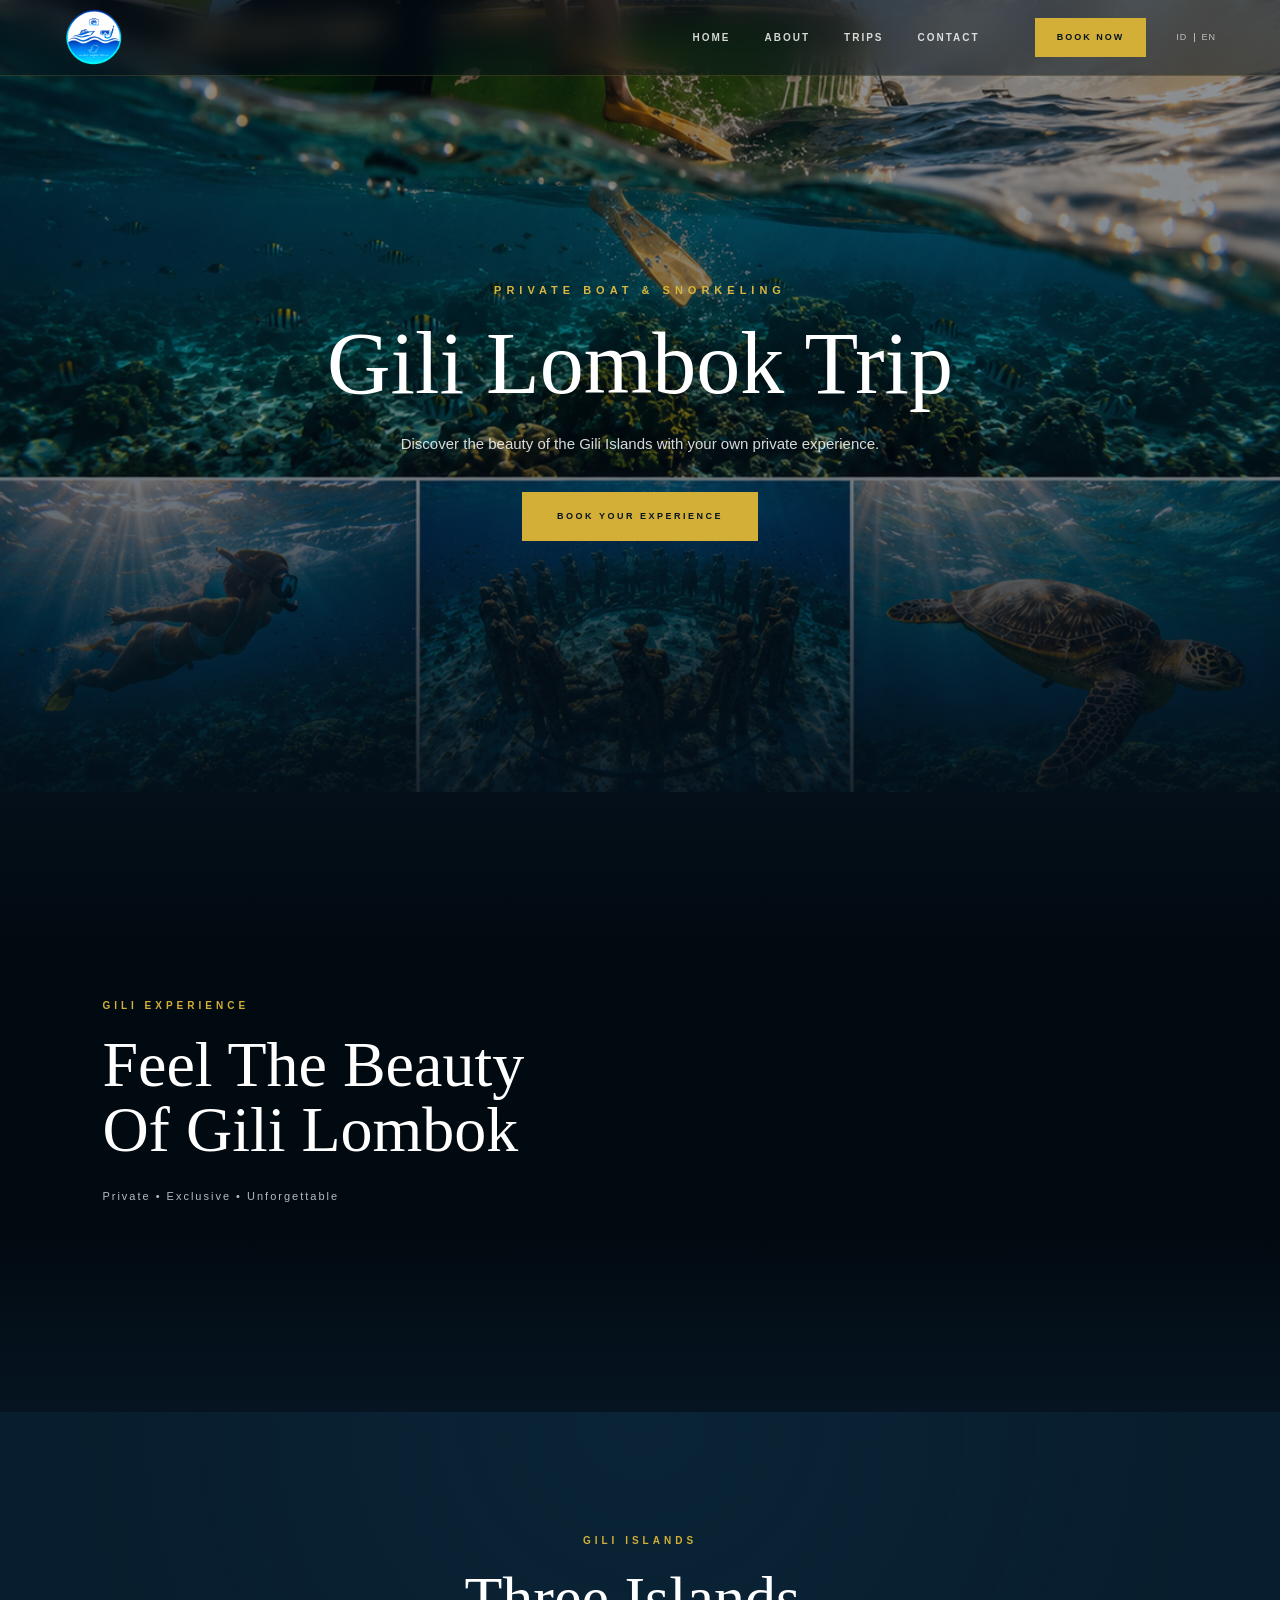
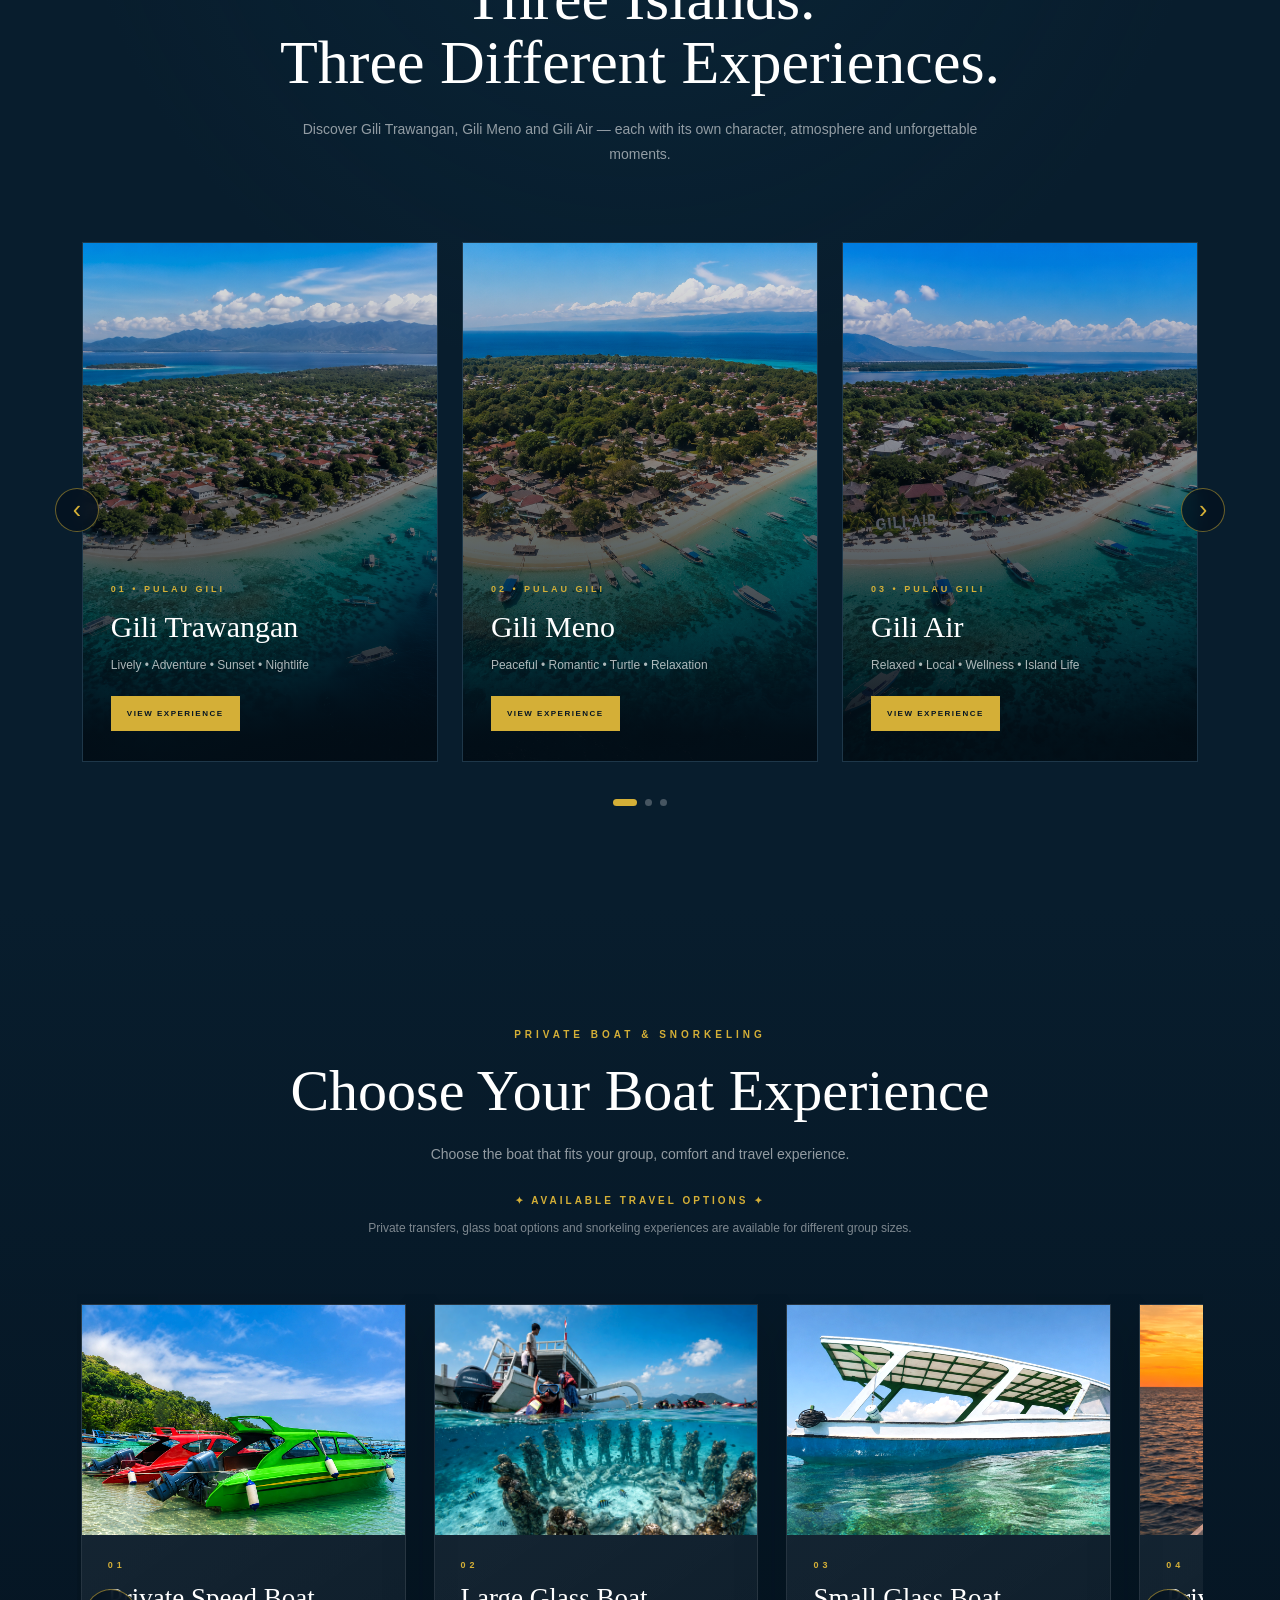
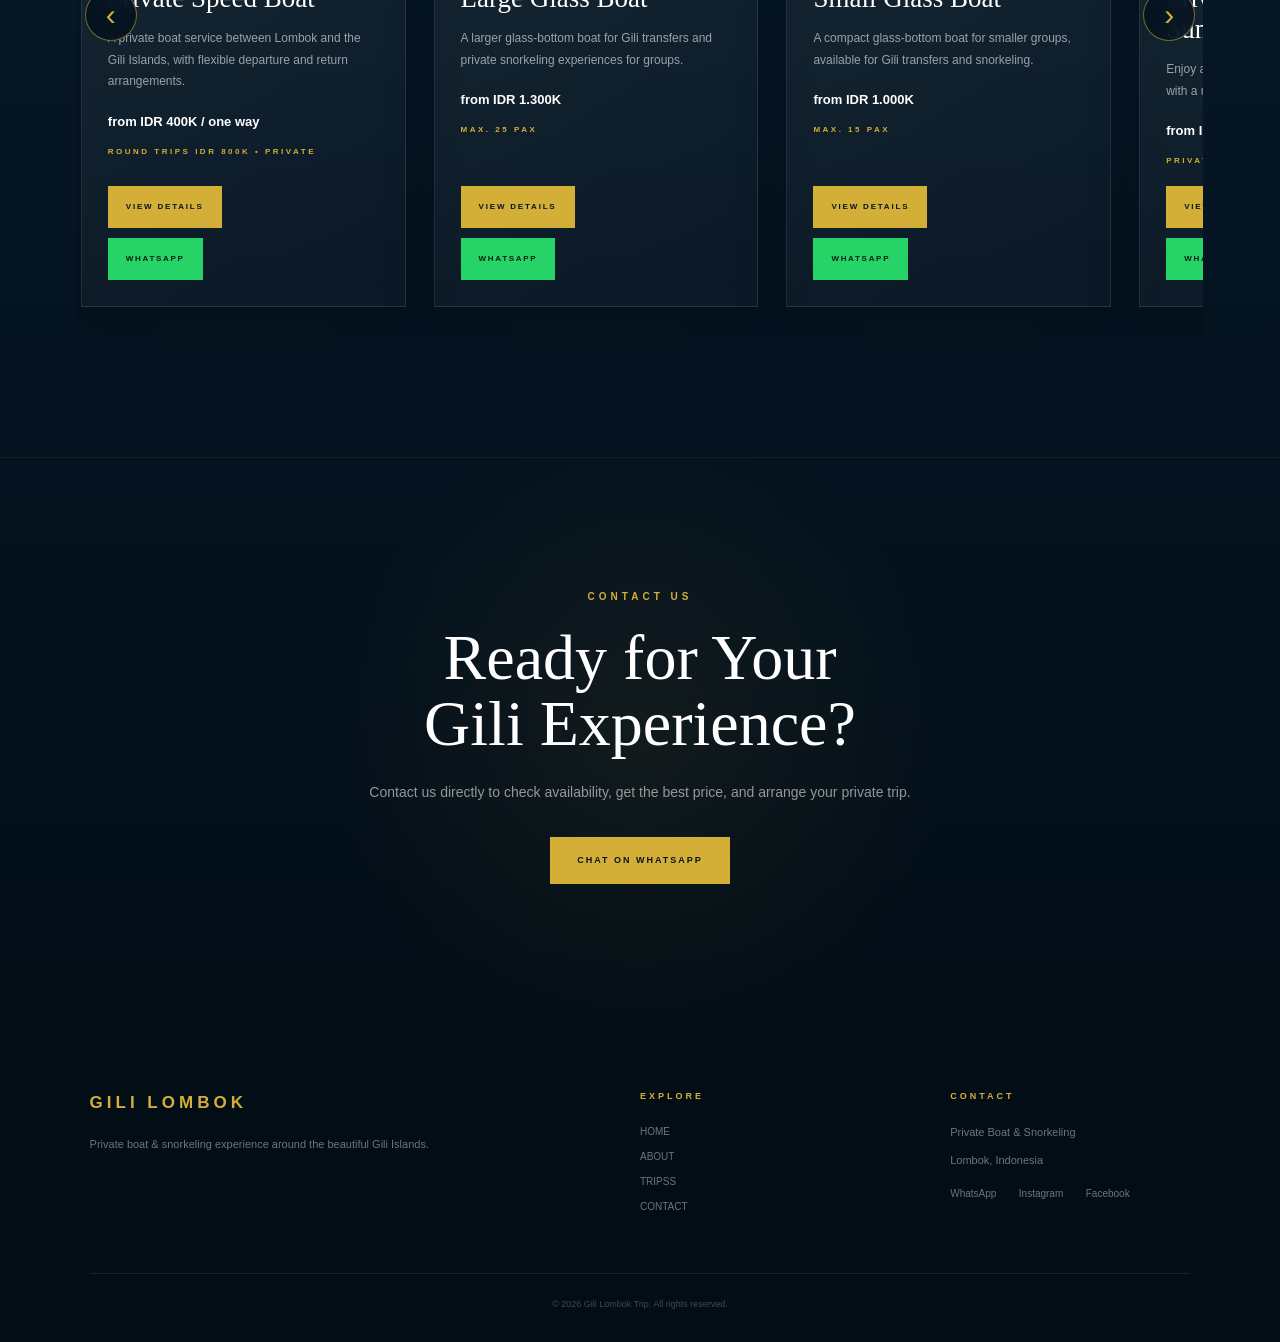
<file: index.html>
<!DOCTYPE html>
<html lang="en">

<head>
    <meta charset="UTF-8">
    <meta name="viewport" content="width=device-width, initial-scale=1.0">

    <meta name="theme-color" content="#071a2b">

    <title>Gili Lombok Trip | Private Boat & Snorkeling</title>
    <!-- SEO -->
<meta name="description" content="Gili Lombok Trip menyediakan private boat, snorkeling, island hopping dan pengalaman eksklusif di Gili Trawangan, Gili Meno dan Gili Air, Lombok.">

<meta name="keywords" content="Gili Lombok Trip, private boat Gili, snorkeling Gili Lombok, private boat Lombok, Gili Trawangan, Gili Meno, Gili Air, island hopping Lombok">

<meta name="author" content="Gili Lombok Trip">

<link rel="canonical" href="https://sugianto17.github.io/gili-lombok-trip/">

<!-- Open Graph / WhatsApp / Facebook -->
<meta property="og:type" content="website">
<meta property="og:title" content="Gili Lombok Trip | Private Boat & Snorkeling">
<meta property="og:description" content="Private boat, snorkeling dan pengalaman eksklusif menjelajahi Gili Trawangan, Gili Meno dan Gili Air.">
<meta property="og:url" content="https://sugianto17.github.io/gili-lombok-trip/">
<meta property="og:site_name" content="Gili Lombok Trip">
<meta property="og:image" content="https://sugianto17.github.io/gili-lombok-trip/gili.jpg">

<!-- Twitter / X -->
<meta name="twitter:card" content="summary_large_image">
<meta name="twitter:title" content="Gili Lombok Trip | Private Boat & Snorkeling">
<meta name="twitter:description" content="Private boat, snorkeling dan pengalaman eksklusif di Kepulauan Gili, Lombok.">
<meta name="twitter:image" content="https://sugianto17.github.io/gili-lombok-trip/gili.jpg">

    <link rel="stylesheet" href="style.css">
  <link rel="icon" type="image/png" href="logo-gili-lombok.png">
  <link rel="apple-touch-icon" href="logo-gili-lombok.png">
</head>


<body>

    <!-- =====================================================
         NAVBAR
         ===================================================== -->

    <nav class="navbar" aria-label="Main navigation">

        <a href="#home" class="logo">
            <img src="logo-gili-lombok.png" alt="Gili Lombok Trip">
        </a>

        <div class="nav-links">
            <a href="#home">HOME</a>
            <a href="#about">ABOUT</a>
            <a href="#trips">TRIPSS</a>
            <a href="#contact">CONTACT</a>
        </div>

        <a href="#trips" class="nav-button">
            BOOK NOW
        </a>

        <div class="language-switcher" aria-label="Bahasa">
            <button
                type="button"
                class="language-button"
                onclick="setLanguage('id')"
            >
                ID
            </button>

            <span>|</span>

            <button
                type="button"
                class="language-button"
                onclick="setLanguage('en')"
            >
                EN
            </button>
        </div>

    </nav>


    <main>

        <!-- =================================================
             HERO
             ================================================= -->

        <section id="home" class="hero">

            <div class="hero-content">

                <p class="subtitle">
                    PRIVATE BOAT &amp; SNORKELING
                </p>

                <h1>
                    Gili Lombok Trip
                </h1>

                <p class="description">
                    Discover the beauty of the Gili Islands
                    with your own private experience.
                </p>

                <a
                    href="#trips"
                    class="hero-button"
                >
                    BOOK YOUR EXPERIENCE
                </a>

            </div>

        </section>


        <!-- =================================================
             CINEMATIC VIDEO
             ================================================= -->

        <section
            class="video-showcase"
            aria-label="Gili Lombok experience"
        >

            <video
                autoplay
                muted
                loop
                playsinline
                preload="metadata"
                aria-hidden="true"
            >

                <source
                    src="gili-lombok-cinematic-web.mp4"
                    type="video/mp4"
                >

                Your browser does not support the video.

            </video>


            <div class="video-overlay">

                <p>
                    GILI EXPERIENCE
                </p>

                <h2>
                    Feel The Beauty<br>
                    Of Gili Lombok
                </h2>

                <span>
                    Private • Exclusive • Unforgettable
                </span>

            </div>

        </section>


        <!-- =================================================
             GILI ISLANDS
             ================================================= -->

        <section
            id="about"
            class="experience"
        >

            <div class="experience-header gili-section-heading">

                <p class="section-label">
                    GILI ISLANDS
                </p>

                <h2>
                    Three Islands.<br>
                    Three Different Experiences.
                </h2>

                <p class="section-text">
                    Discover Gili Trawangan, Gili Meno and Gili Air —
                    each with its own character, atmosphere and
                    unforgettable moments.
                </p>

            </div>


            <div
                class="gili-carousel"
                aria-label="Gili Islands"
            >

                <button
                    class="gili-arrow gili-prev"
                    type="button"
                    aria-label="Previous island"
                >
                    ‹
                </button>


                <div
                    class="gili-track"
                    tabindex="0"
                >

                    <!-- GILI TRAWANGAN -->

                    <article class="gili-card">

                        <img
                            src="gili-trawangan.jpg"
                            alt="Gili Trawangan"
                            loading="lazy"
                            draggable="false"
                        >

                        <div class="gili-card-overlay"></div>

                        <div class="gili-card-content">

                            <span>
                                01 • PULAU GILI
                            </span>

                            <h3>
                                Gili Trawangan
                            </h3>

                            <p>
                                Lively • Adventure • Sunset • Nightlife
                            </p>

                            <a
                                href="gili-trawangan.html"
                                class="gili-button"
                            >
                                VIEW EXPERIENCE
                            </a>

                        </div>

                    </article>


                    <!-- GILI MENO -->

                    <article class="gili-card">

                        <img
                            src="gili-meno.jpg"
                            alt="Gili Meno"
                            loading="lazy"
                            draggable="false"
                        >

                        <div class="gili-card-overlay"></div>

                        <div class="gili-card-content">

                            <span>
                                02 • PULAU GILI
                            </span>

                            <h3>
                                Gili Meno
                            </h3>

                            <p>
                                Peaceful • Romantic • Turtle • Relaxation
                            </p>

                            <a
                                href="gili-meno.html"
                                class="gili-button"
                            >
                                VIEW EXPERIENCE
                            </a>

                        </div>

                    </article>


                    <!-- GILI AIR -->

                    <article class="gili-card">

                        <img
                            src="gili-air.jpg"
                            alt="Gili Air"
                            loading="lazy"
                            draggable="false"
                        >

                        <div class="gili-card-overlay"></div>

                        <div class="gili-card-content">

                            <span>
                                03 • PULAU GILI
                            </span>

                            <h3>
                                Gili Air
                            </h3>

                            <p>
                                Relaxed • Local • Wellness • Island Life
                            </p>

                            <a
                                href="gili-air.html"
                                class="gili-button"
                            >
                                VIEW EXPERIENCE
                            </a>

                        </div>

                    </article>

                </div>


                <button
                    class="gili-arrow gili-next"
                    type="button"
                    aria-label="Next island"
                >
                    ›
                </button>

            </div>


            <div
                class="gili-dots"
                aria-label="Choose an island"
            >

                <button
                    class="gili-dot active"
                    type="button"
                    aria-label="Gili Trawangan"
                ></button>

                <button
                    class="gili-dot"
                    type="button"
                    aria-label="Gili Meno"
                ></button>

                <button
                    class="gili-dot"
                    type="button"
                    aria-label="Gili Air"
                ></button>

            </div>

        </section>


        <!-- =================================================
             TRIPSS
             ================================================= -->

        <section
            id="trips"
            class="trips"
        >

            <div class="trips-header">

                <p class="trips-label">
                    PRIVATE BOAT &amp; SNORKELING
                </p>

                <h2>
                   Choose Your Boat Experience
                </h2>

                <p class="trips-intro">
                    Choose the boat that fits your group,
                    comfort and experience.
                </p>

                <p class="special-rate">
                    ✦ AVAILABLE TRAVEL OPTIONS ✦
                </p>

                <p class="rate-text">
                    Private transfers, glass boat options and
                    snorkeling experiences are available for
                    different group sizes.
                </p>

            </div>


            <div
                class="trip-slider"
                aria-label="Boat experiences"
            >

                <button
                    class="trip-arrow trip-prev"
                    type="button"
                    aria-label="Perjalanan sebelumnya"
                >
                    ‹
                </button>


                <div
                    class="trip-cards"
                    tabindex="0"
                >

                    <!-- 01 PRIVATE SPEED BOAT -->

                    <article class="trip-card">

                        <img
                            src="speedboat.jpg"
                            alt="Private Speed Boat"
                            loading="lazy"
                            draggable="false"
                        >

                        <span>
                            01
                        </span>

                        <h3>
                            Private Speed Boat
                        </h3>

                        <p>
                            A private boat service between Lombok
                            and the Gili Islands, with flexible
                            departure and return arrangements.
                        </p>

                        <div class="trip-price">
                            from IDR 400K / one way
                        </div>

                        <div class="trip-offer">
                            ROUND TRIPS IDR 800K • PRIVATE
                        </div>


                        <div class="trip-card-actions">

                            <a
                               href="private-speedboat.html"
                                class="trip-button"
                            >
                                VIEW DETAIL
                            </a>

                            <a
                                href="https://wa.me/6287754650609?text=Hello%20Gili%20Lombok%20Trip%2C%20I%27d%20like%20to%20book%20the%20Private%20Speed%20Boat"
                                class="trip-whatsapp"
                                target="_blank"
                                rel="noopener noreferrer"
                            >
                                WhatsApp
                            </a>

                        </div>

                    </article>


                    <!-- 02 LARGE GLASS BOAT -->

                    <article class="trip-card">

                        <img
                            src="glassboat.jpg"
                            alt="Large Glass Boat"
                            loading="lazy"
                            draggable="false"
                        >

                        <span>
                            02
                        </span>

                        <h3>
                            Large Glass Boat
                        </h3>

                        <p>
                            A larger glass-bottom boat for Gili
                            transfers and private snorkeling
                            experiences for groups.
                        </p>

                        <div class="trip-price">
                           from IDR 1.300K
                        </div>

                        <div class="trip-offer">
                            MAX. 25 PAX
                        </div>


                        <div class="trip-card-actions">

                            <a
                           href="large-glass-boat.html"
                                class="trip-button"
                            >
                                VIEW DETAILS
                            </a>

                            <a
                                href="https://wa.me/6287754650609?text=Hello%20Gili%20Lombok%20Trip%2C%20I%27d%20like%20to%20book%20the%20Large%20Glass%20Boat"
                                class="trip-whatsapp"
                                target="_blank"
                                rel="noopener noreferrer"
                            >
                                WhatsApp
                            </a>

                        </div>

                    </article>


                    <!-- 03 SMALL GLASS BOAT -->

                    <article class="trip-card">

                        <img
                            src="smallglassboat.jpg"
                            alt="Small Glass Boat"
                            loading="lazy"
                            draggable="false"
                        >

                        <span>
                            03
                        </span>

                        <h3>
                            Small Glass Boat 
                        </h3>

                        <p>
                            A compact glass-bottom boat for smaller
                            groups, available for Gili transfers
                            and snorkeling.
                        </p>

                        <div class="trip-price">
                            from IDR 1.000K
                        </div>

                        <div class="trip-offer">
                            MAX. 15 PAX
                        </div>


                        <div class="trip-card-actions">

                            <a
                                href="small-glass-boat.html"
                                class="trip-button"
                            >
                                VIEW DETAILS
                            </a>

                            <a
                                href="https://wa.me/6287754650609?text=Hello%20Gili%20Lombok%20Trip%2C%20I%27d%20like%20to%20book%20the%20Small%20Glass%20Boat"
                                class="trip-whatsapp"
                                target="_blank"
                                rel="noopener noreferrer"
                            >
                               WhatsApp
                            </a>

                        </div>

                    </article>


                    <!-- 04 PRIVATE SUNSET -->

                    <article class="trip-card">

                        <img
                            src="sunset.jpg"
                            alt="Private Snorkeling & Sunset"
                            loading="lazy"
                            draggable="false"
                        >

                        <span>
                            04
                        </span>

                        <h3>
                            Private Snorkeling + Sunset 
                        </h3>

                        <p>
                            Enjoy a private sunset experience
                            on the ocean with a relaxed and
                            unforgettable atmosphere.
                        </p>

                        <div class="trip-price">
                           from IDR 3.000K
                        </div>

                        <div class="trip-offer">
                            PRIVATE • SUNSET
                        </div>


                        <div class="trip-card-actions">

                            <a
                                href="private-sunset.html"
                                class="trip-button"
                            >
                                VIEW DETAILS
                            </a>

                            <a
                                href="https://wa.me/6287754650609?text=Hello%20Gili%20Lombok%20Trip%2C%20I%27d%20like%20to%20book%20the%20Private%20Sunset%20Cruise"
                                class="trip-whatsapp"
                                target="_blank"
                                rel="noopener noreferrer"
                            >
                                 WhatsApp
                            </a>

                        </div>

                    </article>

                </div>


                <button
                    class="trip-arrow trip-next"
                    type="button"
                    aria-label="Perjalanan berikutnya"
                >
                    ›
                </button>

            </div>

        </section>


        <!-- =================================================
             CONTACT
             ================================================= -->

        <section
            id="contact"
            class="contact-section"
        >

            <p class="contact-label">
                CONTACT US
            </p>

            <h2>
                Ready for Your<br>
                Gili Experience?
            </h2>

            <p class="contact-text">
                Contact us directly to check availability,
                get the best price, and arrange your private trip.
            </p>

            <a
                href="https://wa.me/6287754650609"
                class="contact-button"
                target="_blank"
                rel="noopener noreferrer"
            >
                CHAT ON WHATSAPP
            </a>

        </section>

    </main>


    <!-- =====================================================
         FOOTER
         ===================================================== -->

    <footer class="footer">

        <div class="footer-content">

            <div class="footer-brand">

                <h3>
                    GILI LOMBOK
                </h3>

                <p>
                    Private boat &amp; snorkeling experience
                    around the beautiful Gili Islands.
                </p>

            </div>


            <div class="footer-links">

                <h4>
                    EXPLORE
                </h4>

                <a href="#home">HOME</a>
                <a href="#about">ABOUT</a>
                <a href="#trips">TRIPSS</a>
                <a href="#contact">CONTACT</a>

            </div>


            <div class="footer-contact">

                <h4>
                    CONTACT
                </h4>

                <p>
                    Private Boat &amp; Snorkeling
                </p>

                <p>
                    Lombok, Indonesia
                </p>

                <a
                    href="https://wa.me/6287754650609"
                    target="_blank"
                    rel="noopener noreferrer"
                >
                    WhatsApp
                </a>

                <a
                    href="https://www.instagram.com/gililomboktrip_10/"
                    target="_blank"
                    rel="noopener noreferrer"
                >
                    Instagram
                </a>

                <a
                    href="https://www.facebook.com/profile.php?id=61579042208521"
                    target="_blank"
                    rel="noopener noreferrer"
                >
                    Facebook
                </a>

            </div>

        </div>


        <div class="footer-bottom">

            <p>
                © 2026 Gili Lombok Trip. All rights reserved.
            </p>

        </div>

    </footer>



    <!-- =====================================================
         JAVASCRIPT
         ===================================================== -->

    <script>

        /* =================================================
           LANGUAGE
           ================================================= */

        const translations = {

            en: {

                nav: [
                    "HOME",
                    "ABOUT",
                    "TRIPS",
                    "CONTACT"
                ],

                navButton:
                    "BOOK NOW",

                heroSubtitle:
                    "PRIVATE BOAT & SNORKELING",

                heroTitle:
                    "Gili Lombok Trip",

                heroDescription:
                    "Discover the beauty of the Gili Islands with your own private experience.",

                heroButton:
                    "BOOK YOUR EXPERIENCE",

                videoLabel:
                    "GILI EXPERIENCE",

                videoTitle:
                    "Feel The Beauty<br>Of Gili Lombok",

                videoText:
                    "Private • Exclusive • Unforgettable",

                islandsLabel:
                    "GILI ISLANDS",

                islandsTitle:
                    "Three Islands.<br>Three Different Experiences.",

                islandsText:
                    "Discover Gili Trawangan, Gili Meno and Gili Air — each with its own character, atmosphere and unforgettable moments.",

                giliDescriptions: [
                    "Lively • Adventure • Sunset • Nightlife",
                    "Peaceful • Romantic • Turtle • Relaxation",
                    "Relaxed • Local • Wellness • Island Life"
                ],

                giliButton:
                    "VIEW EXPERIENCE",

                tripsLabel:
                    "PRIVATE BOAT & SNORKELING",

                tripsTitle:
                    "Choose Your Boat Experience",

                tripsIntro:
                    "Choose the boat that fits your group, comfort and travel experience.",

                specialRate:
                    "✦ AVAILABLE TRAVEL OPTIONS ✦",

                rateText:
                    "Private transfers, glass boat options and snorkeling experiences are available for different group sizes.",

                tripOffers: [
                    "ROUND TRIPS IDR 800K • PRIVATE",
                    "MAX. 25 PAX",
                    "MAX. 15 PAX",
                    "PRIVATE • SUNSET"
                ],

                tripButtons:
                    "VIEW DETAILS",

                contactLabel:
                    "CONTACT US",

                contactTitle:
                    "Ready for Your<br>Gili Experience?",

                contactText:
                    "Contact us directly to check availability, get the best price, and arrange your private trip.",

                contactButton:
                    "CHAT ON WHATSAPP"

            },


            id: {

                nav: [
                    "HOME",
                    "ABOUT",
                    "TRIPS",
                    "CONTACT"
                ],

                navButton:
                    "BOOK NOW",

                heroSubtitle:
                    "PRIVATE BOAT & SNORKELING",

                heroTitle:
                    "Gili Lombok Trip",

                heroDescription:
                    "Discover the beauty of the Gili Islands with your own private experience.",

                heroButton:
                    "BOOK YOUR EXPERIENCE",

                videoLabel:
                    "GILI EXPERIENCE",

                videoTitle:
                    "Feel The Beauty<br>Of Gili Lombok",

                videoText:
                    "Private • Exclusive • Unforgettable",

                islandsLabel:
                    "GILI ISLANDS",

                islandsTitle:
                    "Three Islands.<br>Three Different Experiences.",

                islandsText:
                    "Discover Gili Trawangan, Gili Meno and Gili Air — each with its own character, atmosphere and unforgettable moments.",

                giliDescriptions: [
                    "Hidup • Petualangan • Matahari Terbenam • Nightlife",
                    "Tenang • Romantis • Penyu • Relaksasi",
                    "Santai • Lokal • Wellness • Kehidupan Pulau"
                ],

                giliButton:
                    "VIEW EXPERIENCE",

                tripsLabel:
                    "PRIVATE BOAT & SNORKELING",

                tripsTitle:
                    "Pilih Pengalaman Boat Anda",

                tripsIntro:
                    "Pilih boat yang sesuai dengan jumlah orang, kenyamanan dan pengalaman perjalanan Anda.",

                specialRate:
                    "✦ AVAILABLE TRAVEL OPTIONS ✦",

                rateText:
                    "Private transfer, glass boat dan pengalaman snorkeling tersedia untuk berbagai ukuran grup.",

                tripOffers: [
                    "ROUND TRIPS IDR 800K • PRIVATE",
                    "MAX. 25 PAX",
                    "MAX. 15 PAX",
                    "PRIVATE • SUNSET"
                ],

                tripButtons:
                    "VIEW DETAILS",

                contactLabel:
                    "CONTACT US",

                contactTitle:
                    "Ready for Your<br>Gili Experience?",

                contactText:
                    "Contact us directly to check availability, get the best price, and arrange your private trip.",

                contactButton:
                    "CHAT ON WHATSAPP"

            }

        };


        function setLanguage(language) {

            const t =
                translations[language];

            if (!t) return;


            document.documentElement.lang =
                language;


            const navLinks =
                document.querySelectorAll(
                    ".nav-links a"
                );

            navLinks.forEach(
                function(link, index) {

                    link.textContent =
                        t.nav[index];

                }
            );


            const navButton =
                document.querySelector(
                    ".nav-button"
                );

            if (navButton) {
                navButton.textContent =
                    t.navButton;
            }


            const subtitle =
                document.querySelector(
                    ".subtitle"
                );

            if (subtitle) {
                subtitle.textContent =
                    t.heroSubtitle;
            }


            const heroTitle =
                document.querySelector(
                    ".hero h1"
                );

            if (heroTitle) {
                heroTitle.textContent =
                    t.heroTitle;
            }


            const description =
                document.querySelector(
                    ".hero .description"
                );

            if (description) {
                description.textContent =
                    t.heroDescription;
            }


            const heroButton =
                document.querySelector(
                    ".hero-button"
                );

            if (heroButton) {
                heroButton.textContent =
                    t.heroButton;
            }


            const videoLabel =
                document.querySelector(
                    ".video-overlay p"
                );

            if (videoLabel) {
                videoLabel.textContent =
                    t.videoLabel;
            }


            const videoTitle =
                document.querySelector(
                    ".video-overlay h2"
                );

            if (videoTitle) {
                videoTitle.innerHTML =
                    t.videoTitle;
            }


            const videoText =
                document.querySelector(
                    ".video-overlay span"
                );

            if (videoText) {
                videoText.textContent =
                    t.videoText;
            }


            const islandHeader =
                document.querySelector(
                    ".gili-section-heading"
                );

            if (islandHeader) {

                islandHeader.querySelector(
                    ".section-label"
                ).textContent =
                    t.islandsLabel;

                islandHeader.querySelector(
                    "h2"
                ).innerHTML =
                    t.islandsTitle;

                islandHeader.querySelector(
                    ".section-text"
                ).textContent =
                    t.islandsText;

            }


            const giliCards =
                document.querySelectorAll(
                    ".gili-card"
                );

            giliCards.forEach(
                function(card, index) {

                    const text =
                        card.querySelector("p");

                    const button =
                        card.querySelector(
                            ".gili-button"
                        );

                    if (
                        text &&
                        t.giliDescriptions[index]
                    ) {
                        text.textContent =
                            t.giliDescriptions[index];
                    }

                    if (button) {
                        button.textContent =
                            t.giliButton;
                    }

                }
            );


            const tripsLabel =
                document.querySelector(
                    ".trips-label"
                );

            if (tripsLabel) {
                tripsLabel.textContent =
                    t.tripsLabel;
            }


            const tripsTitle =
                document.querySelector(
                    ".trips-header h2"
                );

            if (tripsTitle) {
                tripsTitle.textContent =
                    t.tripsTitle;
            }


            const tripsIntro =
                document.querySelector(
                    ".trips-intro"
                );

            if (tripsIntro) {
                tripsIntro.textContent =
                    t.tripsIntro;
            }


            const specialRate =
                document.querySelector(
                    ".special-rate"
                );

            if (specialRate) {
                specialRate.textContent =
                    t.specialRate;
            }


            const rateText =
                document.querySelector(
                    ".rate-text"
                );

            if (rateText) {
                rateText.textContent =
                    t.rateText;
            }


            const tripCards =
                document.querySelectorAll(
                    ".trip-card"
                );

            tripCards.forEach(
                function(card, index) {

                    const offer =
                        card.querySelector(
                            ".trip-offer"
                        );

                    const button =
                        card.querySelector(
                            ".trip-button"
                        );

                    if (
                        offer &&
                        t.tripOffers[index]
                    ) {
                        offer.textContent =
                            t.tripOffers[index];
                    }

                    if (button) {
                        button.textContent =
                            t.tripButtons;
                    }

                }
            );


            const contactLabel =
                document.querySelector(
                    ".contact-label"
                );

            if (contactLabel) {
                contactLabel.textContent =
                    t.contactLabel;
            }


            const contactTitle =
                document.querySelector(
                    ".contact-section h2"
                );

            if (contactTitle) {
                contactTitle.innerHTML =
                    t.contactTitle;
            }


            const contactText =
                document.querySelector(
                    ".contact-text"
                );

            if (contactText) {
                contactText.textContent =
                    t.contactText;
            }


            const contactButton =
                document.querySelector(
                    ".contact-button"
                );

            if (contactButton) {
                contactButton.textContent =
                    t.contactButton;
            }

        }


        /* =================================================
           GILI CAROUSEL
           ================================================= */

        function initGiliCarousel() {

            const track =
                document.querySelector(
                    ".gili-track"
                );

            const nextButton =
                document.querySelector(
                    ".gili-next"
                );

            const prevButton =
                document.querySelector(
                    ".gili-prev"
                );

            const dots =
                document.querySelectorAll(
                    ".gili-dot"
                );


            if (!track) return;


            const cards =
                track.querySelectorAll(
                    ".gili-card"
                );


            if (!cards.length) return;


            function getDistance() {

                const style =
                    getComputedStyle(
                        track
                    );

                const gap =
                    parseFloat(style.gap) || 0;

                return (
                    cards[0].offsetWidth +
                    gap
                );

            }


            function updateDots() {

                const d =
                    getDistance();

                if (!d) return;


                let index =
                    Math.round(
                        track.scrollLeft / d
                    );


                index =
                    Math.max(
                        0,
                        Math.min(
                            index,
                            dots.length - 1
                        )
                    );


                dots.forEach(
                    function(dot, i) {

                        dot.classList.toggle(
                            "active",
                            i === index
                        );

                    }
                );

            }


            function goNext() {

                const d =
                    getDistance();

                const max =
                    track.scrollWidth -
                    track.clientWidth;

                if (max <= 0) return;


                if (
                    track.scrollLeft >=
                    max - 10
                ) {

                    track.scrollTo({
                        left: 0,
                        behavior: "smooth"
                    });

                } else {

                    track.scrollBy({
                        left: d,
                        behavior: "smooth"
                    });

                }

            }


            function goPrevious() {

                const d =
                    getDistance();

                const max =
                    track.scrollWidth -
                    track.clientWidth;

                if (max <= 0) return;


                if (
                    track.scrollLeft <= 10
                ) {

                    track.scrollTo({
                        left: max,
                        behavior: "smooth"
                    });

                } else {

                    track.scrollBy({
                        left: -d,
                        behavior: "smooth"
                    });

                }

            }


            if (nextButton) {
                nextButton.addEventListener(
                    "click",
                    goNext
                );
            }


            if (prevButton) {
                prevButton.addEventListener(
                    "click",
                    goPrevious
                );
            }


            dots.forEach(
                function(dot, index) {

                    dot.addEventListener(
                        "click",
                        function() {

                            track.scrollTo({
                                left:
                                    index *
                                    getDistance(),
                                behavior:
                                    "smooth"
                            });

                        }
                    );

                }
            );


            track.addEventListener(
                "scroll",
                updateDots,
                {
                    passive: true
                }
            );


            let mouseDown = false;
            let mouseStartX = 0;
            let mouseStartScroll = 0;


            track.addEventListener(
                "mousedown",
                function(event) {

                    mouseDown = true;

                    mouseStartX =
                        event.pageX;

                    mouseStartScroll =
                        track.scrollLeft;

                    track.classList.add(
                        "dragging"
                    );

                }
            );


            track.addEventListener(
                "mousemove",
                function(event) {

                    if (!mouseDown) return;

                    event.preventDefault();

                    track.scrollLeft =
                        mouseStartScroll -
                        (
                            event.pageX -
                            mouseStartX
                        );

                }
            );


            function endMouseDrag() {

                mouseDown = false;

                track.classList.remove(
                    "dragging"
                );

            }


            track.addEventListener(
                "mouseup",
                endMouseDrag
            );

            track.addEventListener(
                "mouseleave",
                endMouseDrag
            );

        }


        /* =================================================
           TRIPS CAROUSEL
           ================================================= */

        function initTripCarousel() {

            const slider =
                document.querySelector(
                    ".trip-cards"
                );

            const nextButton =
                document.querySelector(
                    ".trip-next"
                );

            const prevButton =
                document.querySelector(
                    ".trip-prev"
                );


            if (!slider) return;


            const cards =
                slider.querySelectorAll(
                    ".trip-card"
                );


            if (!cards.length) return;


            function getDistance() {

                const style =
                    getComputedStyle(
                        slider
                    );

                const gap =
                    parseFloat(style.gap) || 0;

                return (
                    cards[0].offsetWidth +
                    gap
                );

            }


            function goNext() {

                const d =
                    getDistance();

                const max =
                    slider.scrollWidth -
                    slider.clientWidth;

                if (max <= 0) return;


                if (
                    slider.scrollLeft >=
                    max - 10
                ) {

                    slider.scrollTo({
                        left: 0,
                        behavior: "smooth"
                    });

                } else {

                    slider.scrollBy({
                        left: d,
                        behavior: "smooth"
                    });

                }

            }


            function goPrevious() {

                const d =
                    getDistance();

                const max =
                    slider.scrollWidth -
                    slider.clientWidth;

                if (max <= 0) return;


                if (
                    slider.scrollLeft <= 10
                ) {

                    slider.scrollTo({
                        left: max,
                        behavior: "smooth"
                    });

                } else {

                    slider.scrollBy({
                        left: -d,
                        behavior: "smooth"
                    });

                }

            }


            if (nextButton) {
                nextButton.addEventListener(
                    "click",
                    goNext
                );
            }


            if (prevButton) {
                prevButton.addEventListener(
                    "click",
                    goPrevious
                );
            }


            let mouseDown = false;
            let mouseStartX = 0;
            let mouseStartScroll = 0;


            slider.addEventListener(
                "mousedown",
                function(event) {

                    mouseDown = true;

                    mouseStartX =
                        event.pageX;

                    mouseStartScroll =
                        slider.scrollLeft;

                    slider.classList.add(
                        "dragging"
                    );

                }
            );


            slider.addEventListener(
                "mousemove",
                function(event) {

                    if (!mouseDown) return;

                    event.preventDefault();

                    slider.scrollLeft =
                        mouseStartScroll -
                        (
                            event.pageX -
                            mouseStartX
                        );

                }
            );


            function endMouseDrag() {

                mouseDown = false;

                slider.classList.remove(
                    "dragging"
                );

            }


            slider.addEventListener(
                "mouseup",
                endMouseDrag
            );

            slider.addEventListener(
                "mouseleave",
                endMouseDrag
            );

        }


        /* =================================================
           MOBILE SWIPE
           ================================================= */

        function enableMobileSwipe() {

            const sliders =
                document.querySelectorAll(
                    ".gili-track, .trip-cards"
                );


            sliders.forEach(
                function(slider) {

                    let startX = 0;
                    let startY = 0;

                    let startScroll = 0;

                    let moved = false;


                    slider.addEventListener(
                        "touchstart",
                        function(event) {

                            if (
                                !event.touches.length
                            ) {
                                return;
                            }

                            const touch =
                                event.touches[0];

                            startX =
                                touch.clientX;

                            startY =
                                touch.clientY;

                            startScroll =
                                slider.scrollLeft;

                            moved = false;

                        },
                        {
                            passive: true,
                            capture: true
                        }
                    );


                    slider.addEventListener(
                        "touchmove",
                        function(event) {

                            if (
                                !event.touches.length
                            ) {
                                return;
                            }


                            const touch =
                                event.touches[0];


                            const moveX =
                                touch.clientX -
                                startX;


                            const moveY =
                                touch.clientY -
                                startY;


                            const absX =
                                Math.abs(moveX);

                            const absY =
                                Math.abs(moveY);


                            if (
                                absX > 8 &&
                                absX > absY
                            ) {

                                moved = true;

                                slider.classList.add(
                                    "is-swiping"
                                );

                                slider.scrollLeft =
                                    startScroll -
                                    moveX;

                                event.preventDefault();

                            }

                        },
                        {
                            passive: false,
                            capture: true
                        }
                    );


                    slider.addEventListener(
                        "touchend",
                        function() {

                            if (moved) {

                                setTimeout(
                                    function() {

                                        slider.classList.remove(
                                            "is-swiping"
                                        );

                                    },
                                    80
                                );

                            } else {

                                slider.classList.remove(
                                    "is-swiping"
                                );

                            }

                            moved = false;

                        },
                        {
                            passive: true,
                            capture: true
                        }
                    );


                    slider.addEventListener(
                        "touchcancel",
                        function() {

                            moved = false;

                            slider.classList.remove(
                                "is-swiping"
                            );

                        },
                        {
                            passive: true,
                            capture: true
                        }
                    );

                }
            );

        }


        /* =================================================
           STOP LINK CLICK AFTER SWIPE
           ================================================= */

        function preventAccidentalLinkClick() {

            const sliders =
                document.querySelectorAll(
                    ".gili-track, .trip-cards"
                );


            sliders.forEach(
                function(slider) {

                    slider.addEventListener(
                        "click",
                        function(event) {

                            if (
                                slider.classList.contains(
                                    "is-swiping"
                                )
                            ) {

                                event.preventDefault();

                            }

                        },
                        true
                    );

                }
            );

        }


        /* =================================================
           DOM READY
           ================================================= */

        document.addEventListener(
            "DOMContentLoaded",
            function() {

                setLanguage("en");

                initGiliCarousel();

                initTripCarousel();

                enableMobileSwipe();

                preventAccidentalLinkClick();

            }
        );

    </script>

</body>
</html>
</file>
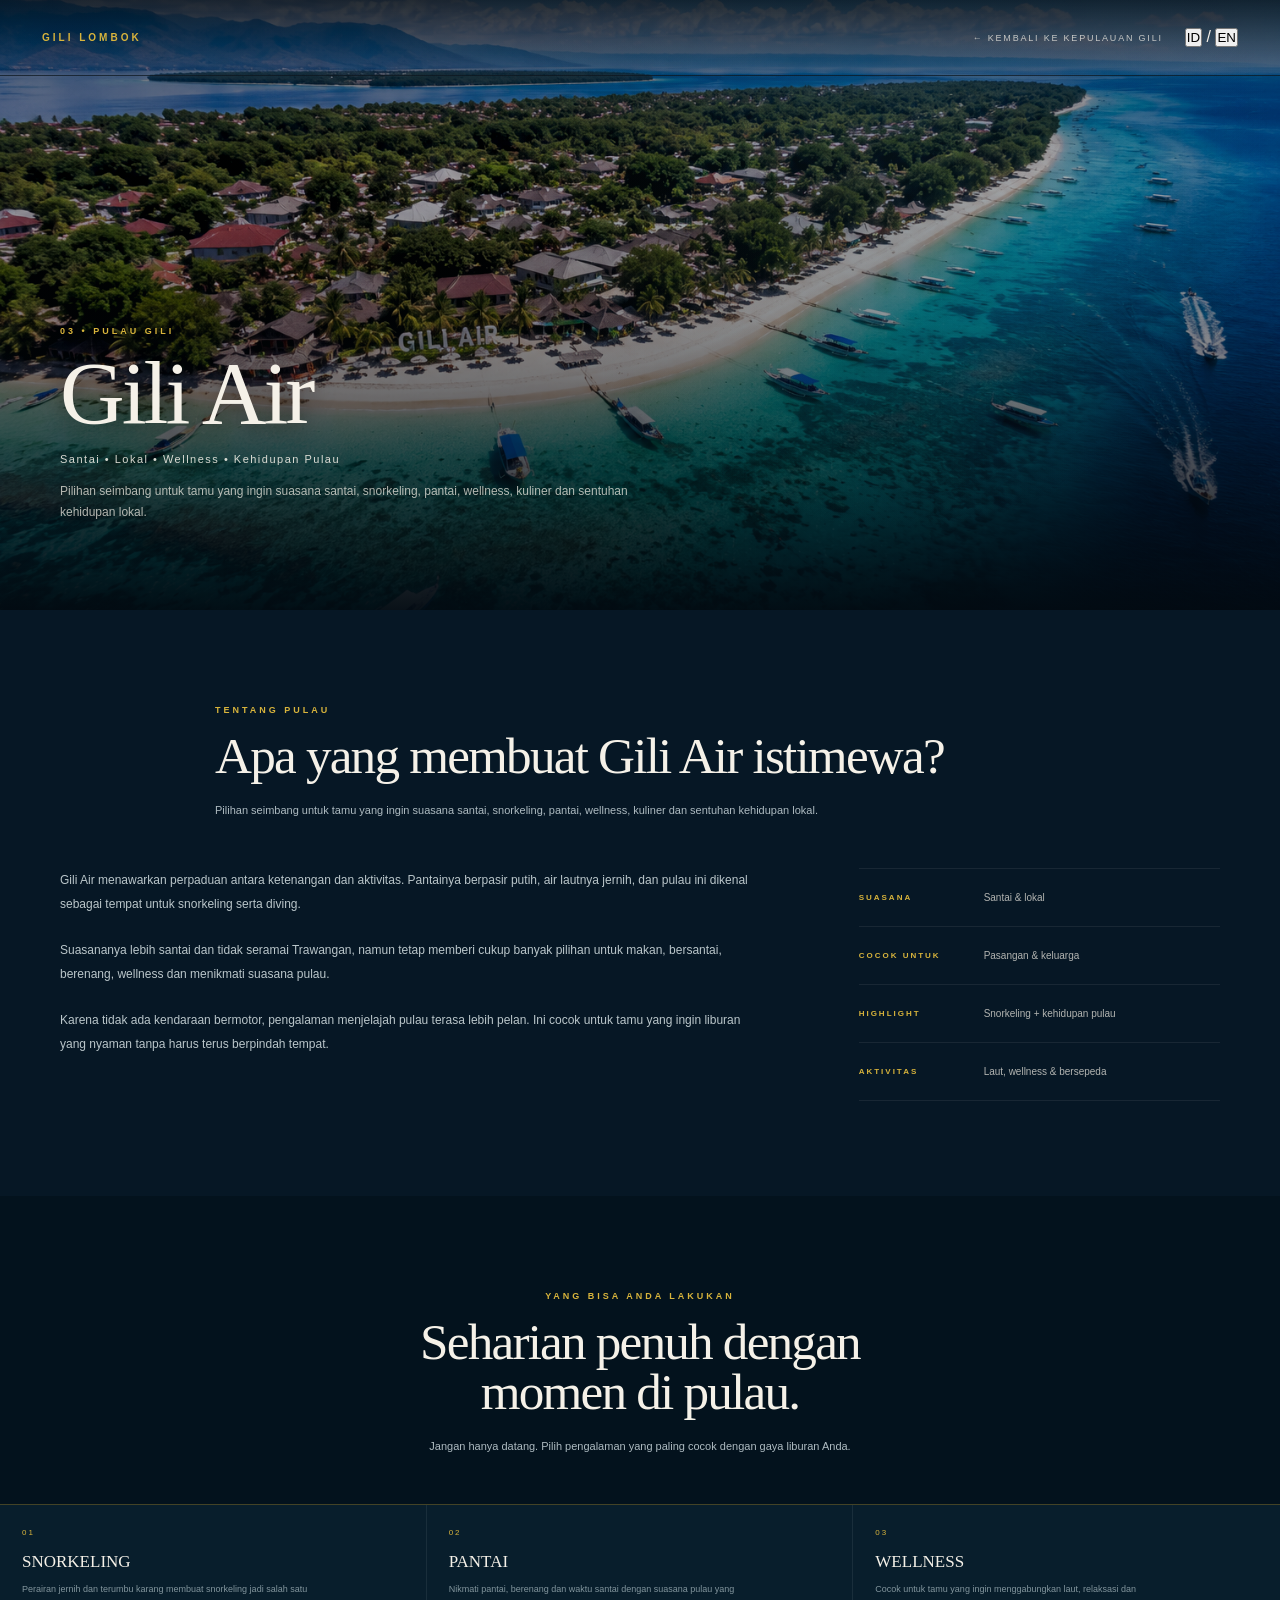
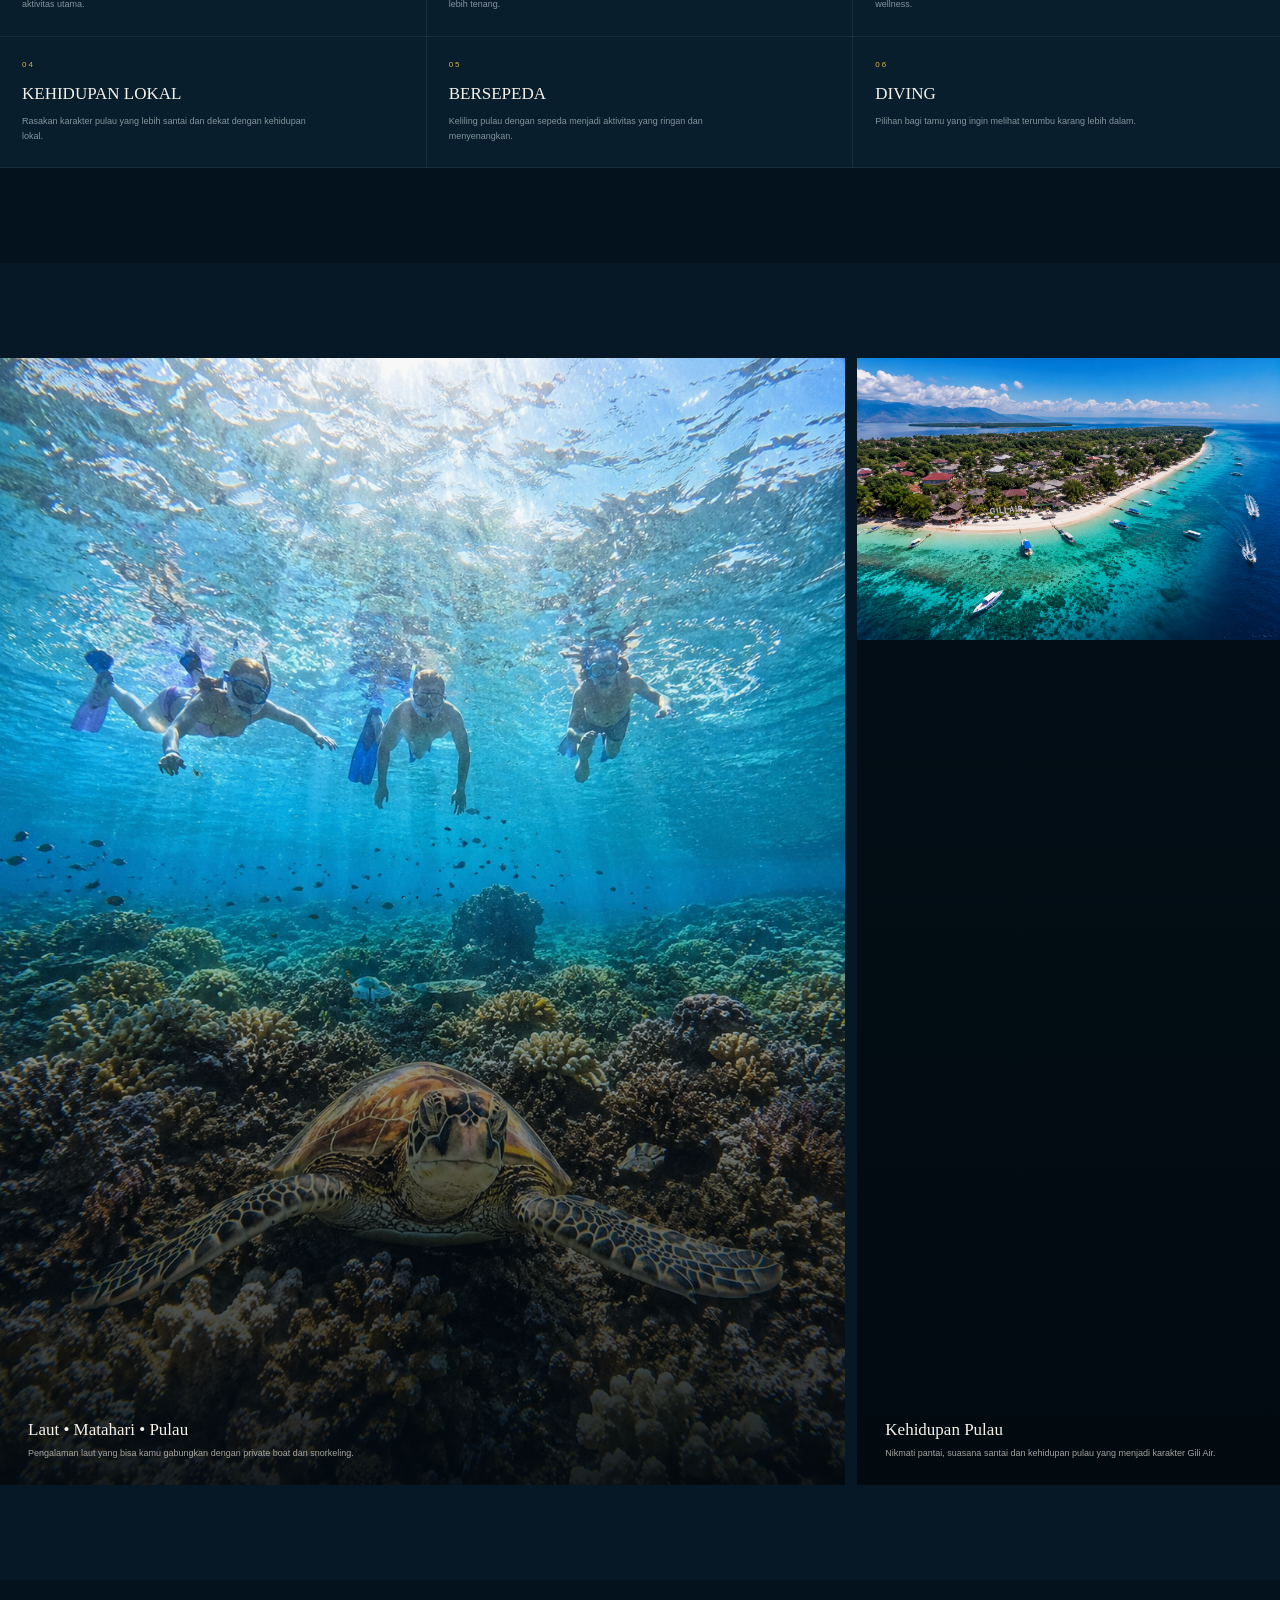
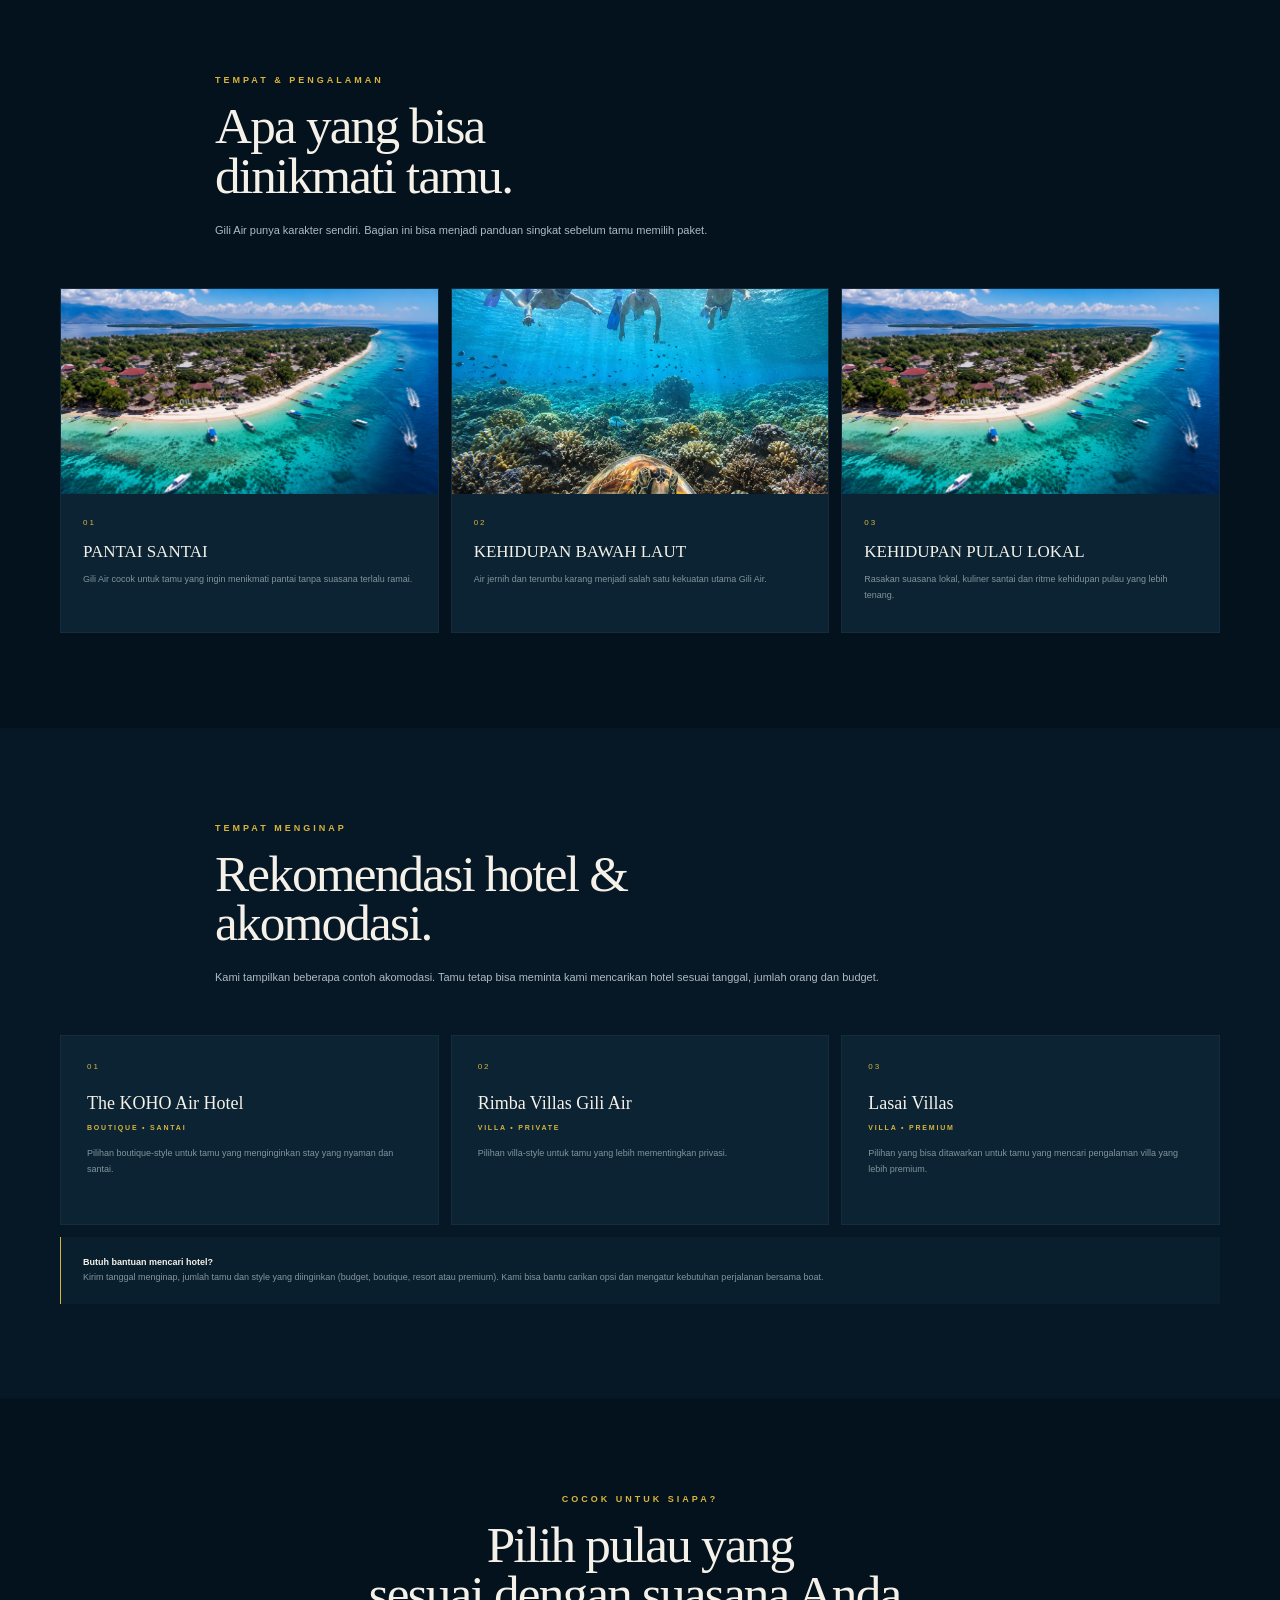
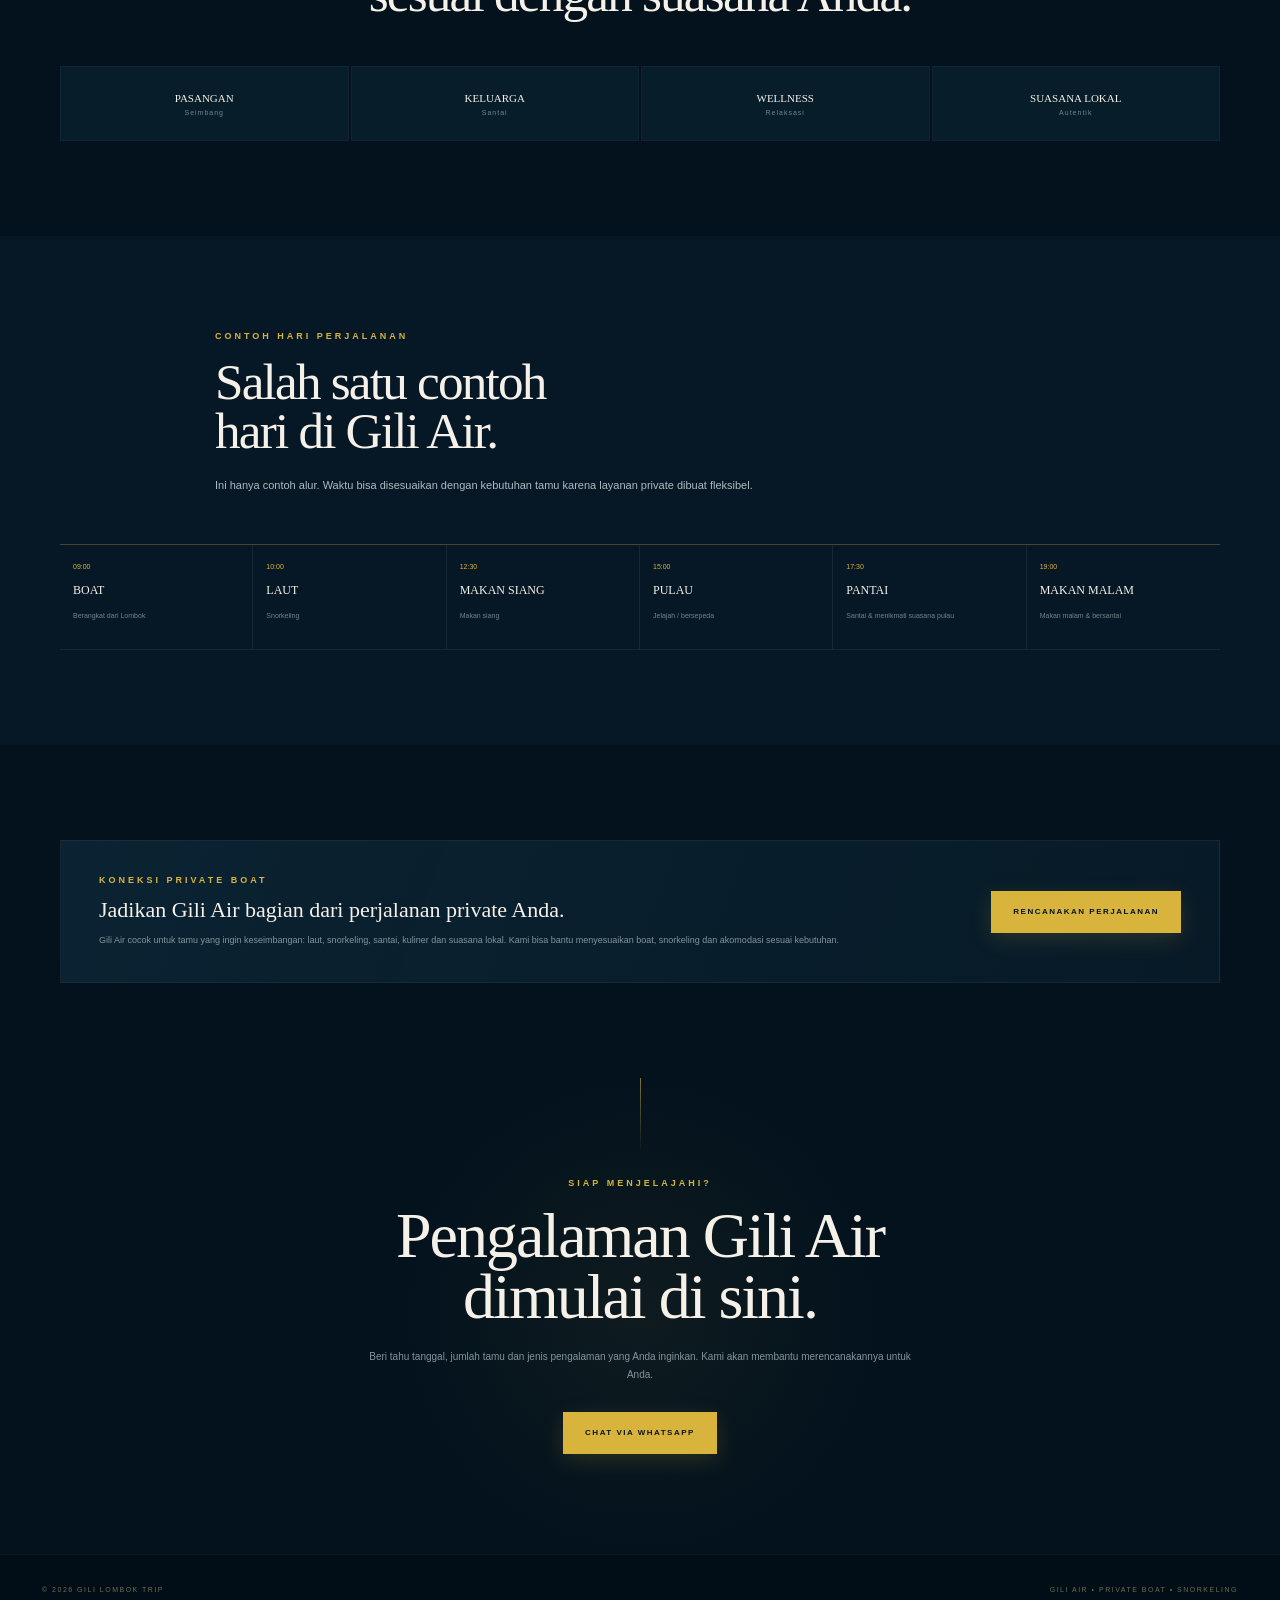
<file: gili-air.html>
<!DOCTYPE html>
<html lang="id">

<head>
  <meta charset="UTF-8">
  <meta name="viewport" content="width=device-width, initial-scale=1.0">

  <meta
    name="description"
    content="Gili Air | Gili Lombok Trip - Suasana pulau yang santai, snorkeling, wellness, pantai dan pengalaman kehidupan lokal."
  >

  <meta name="theme-color" content="#061522">

  <title>Gili Air | Gili Lombok Trip</title>

  <link rel="stylesheet" href="island-detail.css">
</head>

<body>

  <!-- =====================================================
       NAVIGATION
  ====================================================== -->

  <nav class="detail-nav">

    <a href="index.html" class="detail-logo">
      GILI LOMBOK
    </a>

    <div style="display:flex;align-items:center;gap:22px;">

      <a href="index.html#about" class="back-link">
        <span data-id="← KEMBALI KE KEPULAUAN GILI"
              data-en="← BACK TO GILI ISLANDS">
          ← KEMBALI KE KEPULAUAN GILI
        </span>
      </a>

      <div class="language-switch">
        <button type="button" class="lang-btn active" data-lang="id">ID</button>
        <span>/</span>
        <button type="button" class="lang-btn" data-lang="en">EN</button>
      </div>

    </div>

  </nav>



  <!-- =====================================================
       HERO
  ====================================================== -->

  <header class="detail-hero">

    <img
      src="gili-air.jpg"
      alt="Gili Air"
    >

    <div class="hero-inner">

      <p class="eyebrow">
        03 • PULAU GILI
      </p>

      <h1>
        Gili Air
      </h1>

      <p class="hero-tag"
         data-id="Santai • Lokal • Wellness • Kehidupan Pulau"
         data-en="Relaxed • Local • Wellness • Island Life">
        Santai • Lokal • Wellness • Kehidupan Pulau
      </p>

      <p class="hero-lead"
         data-id="Pilihan seimbang untuk tamu yang ingin suasana santai, snorkeling, pantai, wellness, kuliner dan sentuhan kehidupan lokal."
         data-en="A balanced choice for guests seeking a relaxed atmosphere, snorkeling, beaches, wellness, dining and a taste of local island life.">
        Pilihan seimbang untuk tamu yang ingin suasana santai,
        snorkeling, pantai, wellness, kuliner dan sentuhan kehidupan lokal.
      </p>

    </div>

  </header>



  <main>



    <!-- =====================================================
         THE ISLAND
    ====================================================== -->

    <section class="section">

      <div class="section-head">

        <p class="eyebrow"
           data-id="TENTANG PULAU"
           data-en="THE ISLAND">
          TENTANG PULAU
        </p>

        <h2
          data-id="Apa yang membuat Gili Air istimewa?"
          data-en="What makes Gili Air special?">
          Apa yang membuat Gili Air istimewa?
        </h2>

        <p
          data-id="Pilihan seimbang untuk tamu yang ingin suasana santai, snorkeling, pantai, wellness, kuliner dan sentuhan kehidupan lokal."
          data-en="A balanced choice for guests seeking a relaxed atmosphere, snorkeling, beaches, wellness, dining and a taste of local island life.">
          Pilihan seimbang untuk tamu yang ingin suasana santai,
          snorkeling, pantai, wellness, kuliner dan sentuhan kehidupan lokal.
        </p>

      </div>



      <div class="two-col">

        <div class="story">

          <p
            data-id="Gili Air menawarkan perpaduan antara ketenangan dan aktivitas. Pantainya berpasir putih, air lautnya jernih, dan pulau ini dikenal sebagai tempat untuk snorkeling serta diving."
            data-en="Gili Air offers a balance between tranquility and activity. Its white-sand beaches, clear waters and surrounding reefs make it a popular destination for snorkeling and diving.">
            Gili Air menawarkan perpaduan antara ketenangan dan aktivitas.
            Pantainya berpasir putih, air lautnya jernih, dan pulau ini dikenal
            sebagai tempat untuk snorkeling serta diving.
          </p>

          <p
            data-id="Suasananya lebih santai dan tidak seramai Trawangan, namun tetap memberi cukup banyak pilihan untuk makan, bersantai, berenang, wellness dan menikmati suasana pulau."
            data-en="The atmosphere is more relaxed and quieter than Trawangan, while still offering plenty of choices for dining, swimming, wellness and enjoying island life.">
            Suasananya lebih santai dan tidak seramai Trawangan, namun tetap
            memberi cukup banyak pilihan untuk makan, bersantai, berenang,
            wellness dan menikmati suasana pulau.
          </p>

          <p
            data-id="Karena tidak ada kendaraan bermotor, pengalaman menjelajah pulau terasa lebih pelan. Ini cocok untuk tamu yang ingin liburan yang nyaman tanpa harus terus berpindah tempat."
            data-en="With no motorized vehicles, exploring the island feels slower and more peaceful. It is ideal for guests who want a comfortable holiday without constantly moving from one place to another.">
            Karena tidak ada kendaraan bermotor, pengalaman menjelajah pulau
            terasa lebih pelan. Ini cocok untuk tamu yang ingin liburan yang
            nyaman tanpa harus terus berpindah tempat.
          </p>

        </div>



        <div class="fact-list">

          <div class="fact">

            <small
              data-id="SUASANA"
              data-en="ATMOSPHERE">
              SUASANA
            </small>

            <span
              data-id="Santai & lokal"
              data-en="Relaxed & local">
              Santai & lokal
            </span>

          </div>


          <div class="fact">

            <small
              data-id="COCOK UNTUK"
              data-en="IDEAL FOR">
              COCOK UNTUK
            </small>

            <span
              data-id="Pasangan & keluarga"
              data-en="Couples & families">
              Pasangan & keluarga
            </span>

          </div>


          <div class="fact">

            <small
              data-id="HIGHLIGHT"
              data-en="HIGHLIGHT">
              HIGHLIGHT
            </small>

            <span
              data-id="Snorkeling + kehidupan pulau"
              data-en="Snorkeling + island life">
              Snorkeling + kehidupan pulau
            </span>

          </div>


          <div class="fact">

            <small
              data-id="AKTIVITAS"
              data-en="ACTIVITIES">
              AKTIVITAS
            </small>

            <span
              data-id="Laut, wellness & bersepeda"
              data-en="Sea, wellness & cycling">
              Laut, wellness & bersepeda
            </span>

          </div>

        </div>

      </div>

    </section>





    <!-- =====================================================
         WHAT YOU CAN DO
    ====================================================== -->

    <section class="section section-dark">

      <div class="section-head center">

        <p class="eyebrow"
           data-id="YANG BISA ANDA LAKUKAN"
           data-en="THINGS TO DO">
          YANG BISA ANDA LAKUKAN
        </p>

        <h2
          data-id="Seharian penuh dengan|momen di pulau."
          data-en="A full day of|island moments.">
          Seharian penuh dengan<br>
          momen di pulau.
        </h2>

        <p
          data-id="Jangan hanya datang. Pilih pengalaman yang paling cocok dengan gaya liburan Anda."
          data-en="Don't just visit. Choose the experiences that best match your holiday style.">
          Jangan hanya datang. Pilih pengalaman yang paling cocok
          dengan gaya liburan Anda.
        </p>

      </div>



      <div class="feature-grid">


        <article class="feature-card">

          <span class="num">01</span>

          <h3>SNORKELING</h3>

          <p
            data-id="Perairan jernih dan terumbu karang membuat snorkeling jadi salah satu aktivitas utama."
            data-en="Clear waters and coral reefs make snorkeling one of the island's main experiences.">
            Perairan jernih dan terumbu karang membuat snorkeling
            jadi salah satu aktivitas utama.
          </p>

        </article>


        <article class="feature-card">

          <span class="num">02</span>

          <h3
            data-id="PANTAI"
            data-en="BEACH">
            PANTAI
          </h3>

          <p
            data-id="Nikmati pantai, berenang dan waktu santai dengan suasana pulau yang lebih tenang."
            data-en="Enjoy the beach, swimming and slow moments in the island's more peaceful atmosphere.">
            Nikmati pantai, berenang dan waktu santai dengan
            suasana pulau yang lebih tenang.
          </p>

        </article>


        <article class="feature-card">

          <span class="num">03</span>

          <h3>WELLNESS</h3>

          <p
            data-id="Cocok untuk tamu yang ingin menggabungkan laut, relaksasi dan wellness."
            data-en="Ideal for guests who want to combine the sea with relaxation and wellness.">
            Cocok untuk tamu yang ingin menggabungkan laut,
            relaksasi dan wellness.
          </p>

        </article>


        <article class="feature-card">

          <span class="num">04</span>

          <h3
            data-id="KEHIDUPAN LOKAL"
            data-en="LOCAL LIFE">
            KEHIDUPAN LOKAL
          </h3>

          <p
            data-id="Rasakan karakter pulau yang lebih santai dan dekat dengan kehidupan lokal."
            data-en="Experience the island's slower rhythm and connection with local life.">
            Rasakan karakter pulau yang lebih santai dan dekat
            dengan kehidupan lokal.
          </p>

        </article>


        <article class="feature-card">

          <span class="num">05</span>

          <h3
            data-id="BERSEPEDA"
            data-en="CYCLING">
            BERSEPEDA
          </h3>

          <p
            data-id="Keliling pulau dengan sepeda menjadi aktivitas yang ringan dan menyenangkan."
            data-en="Cycling around the island is an easy and enjoyable way to explore.">
            Keliling pulau dengan sepeda menjadi aktivitas
            yang ringan dan menyenangkan.
          </p>

        </article>


        <article class="feature-card">

          <span class="num">06</span>

          <h3>DIVING</h3>

          <p
            data-id="Pilihan bagi tamu yang ingin melihat terumbu karang lebih dalam."
            data-en="A great option for guests who want to explore the coral reefs beneath the surface.">
            Pilihan bagi tamu yang ingin melihat terumbu karang
            lebih dalam.
          </p>

        </article>


      </div>

    </section>
        <!-- =====================================================
         VISUAL EXPERIENCE
    ====================================================== -->

    <section class="section">

      <div class="visual-strip">

        <div class="visual">

          <img
            src="snorkeling.jpg"
            alt="Snorkeling di Gili Air"
          >

          <div class="visual-caption">

            <h3
              data-id="Laut • Matahari • Pulau"
              data-en="Sea • Sun • Island">
              Laut • Matahari • Pulau
            </h3>

            <p
              data-id="Pengalaman laut yang bisa kamu gabungkan dengan private boat dan snorkeling."
              data-en="A sea experience you can combine with a private boat and snorkeling trip.">
              Pengalaman laut yang bisa kamu gabungkan dengan
              private boat dan snorkeling.
            </p>

          </div>

        </div>


        <div class="visual">

          <img
            src="gili-air.jpg"
            alt="Pantai dan kehidupan pulau Gili Air"
          >

          <div class="visual-caption">

            <h3
              data-id="Kehidupan Pulau"
              data-en="Island Life">
              Kehidupan Pulau
            </h3>

            <p
              data-id="Nikmati pantai, suasana santai dan kehidupan pulau yang menjadi karakter Gili Air."
              data-en="Enjoy the beaches, relaxed atmosphere and island lifestyle that define Gili Air.">
              Nikmati pantai, suasana santai dan kehidupan pulau
              yang menjadi karakter Gili Air.
            </p>

          </div>

        </div>

      </div>

    </section>



    <!-- =====================================================
         PLACES & EXPERIENCES
    ====================================================== -->

    <section class="section section-dark">

      <div class="section-head">

        <p class="eyebrow"
           data-id="TEMPAT & PENGALAMAN"
           data-en="PLACES & EXPERIENCES">
          TEMPAT & PENGALAMAN
        </p>

        <h2
          data-id="Apa yang bisa|dinikmati tamu."
          data-en="What guests can|look forward to.">
          Apa yang bisa<br>
          dinikmati tamu.
        </h2>

        <p
          data-id="Gili Air punya karakter sendiri. Bagian ini bisa menjadi panduan singkat sebelum tamu memilih paket."
          data-en="Gili Air has its own character. This section gives guests a quick guide before choosing their experience.">
          Gili Air punya karakter sendiri. Bagian ini bisa menjadi
          panduan singkat sebelum tamu memilih paket.
        </p>

      </div>



      <div class="spot-grid">


        <article class="spot-card">

          <img
            src="gili-air.jpg"
            alt="Pantai santai Gili Air"
          >

          <div class="spot-body">

            <div class="num">01</div>

            <h3
              data-id="PANTAI SANTAI"
              data-en="RELAXED BEACH">
              PANTAI SANTAI
            </h3>

            <p
              data-id="Gili Air cocok untuk tamu yang ingin menikmati pantai tanpa suasana terlalu ramai."
              data-en="Gili Air is ideal for guests who want to enjoy the beach without a crowded atmosphere.">
              Gili Air cocok untuk tamu yang ingin menikmati
              pantai tanpa suasana terlalu ramai.
            </p>

          </div>

        </article>


        <article class="spot-card">

          <img
            src="snorkeling.jpg"
            alt="Kehidupan bawah laut Gili Air"
          >

          <div class="spot-body">

            <div class="num">02</div>

            <h3
              data-id="KEHIDUPAN BAWAH LAUT"
              data-en="UNDERWATER LIFE">
              KEHIDUPAN BAWAH LAUT
            </h3>

            <p
              data-id="Air jernih dan terumbu karang menjadi salah satu kekuatan utama Gili Air."
              data-en="Clear waters and coral reefs are among the highlights of Gili Air.">
              Air jernih dan terumbu karang menjadi salah satu
              kekuatan utama Gili Air.
            </p>

          </div>

        </article>


        <article class="spot-card">

          <img
            src="gili-air.jpg"
            alt="Kehidupan lokal pulau Gili Air"
          >

          <div class="spot-body">

            <div class="num">03</div>

            <h3
              data-id="KEHIDUPAN PULAU LOKAL"
              data-en="LOCAL ISLAND LIFE">
              KEHIDUPAN PULAU LOKAL
            </h3>

            <p
              data-id="Rasakan suasana lokal, kuliner santai dan ritme kehidupan pulau yang lebih tenang."
              data-en="Experience local life, relaxed dining and the slower rhythm of the island.">
              Rasakan suasana lokal, kuliner santai dan ritme
              kehidupan pulau yang lebih tenang.
            </p>

          </div>

        </article>


      </div>

    </section>



    <!-- =====================================================
         HOTEL
    ====================================================== -->

    <section class="section">

      <div class="section-head">

        <p class="eyebrow"
           data-id="TEMPAT MENGINAP"
           data-en="WHERE TO STAY">
          TEMPAT MENGINAP
        </p>

        <h2
          data-id="Rekomendasi hotel &|akomodasi."
          data-en="Hotel &|accommodation recommendations.">
          Rekomendasi hotel &<br>
          akomodasi.
        </h2>

        <p class="hotel-intro"
           data-id="Kami tampilkan beberapa contoh akomodasi. Tamu tetap bisa meminta kami mencarikan hotel sesuai tanggal, jumlah orang dan budget."
           data-en="Here are several accommodation examples. Guests can also ask us to find a hotel based on their dates, group size and budget.">
          Kami tampilkan beberapa contoh akomodasi. Tamu tetap bisa
          meminta kami mencarikan hotel sesuai tanggal, jumlah orang
          dan budget.
        </p>

      </div>



      <div class="hotel-grid">


        <article class="hotel-card">

          <div class="num">01</div>

          <h3>
            The KOHO Air Hotel
          </h3>

          <div class="meta"
               data-id="BOUTIQUE • SANTAI"
               data-en="BOUTIQUE • RELAXED">
            BOUTIQUE • SANTAI
          </div>

          <p
            data-id="Pilihan boutique-style untuk tamu yang menginginkan stay yang nyaman dan santai."
            data-en="A boutique-style option for guests looking for a comfortable and relaxed stay.">
            Pilihan boutique-style untuk tamu yang menginginkan
            stay yang nyaman dan santai.
          </p>

        </article>


        <article class="hotel-card">

          <div class="num">02</div>

          <h3>
            Rimba Villas Gili Air
          </h3>

          <div class="meta"
               data-id="VILLA • PRIVATE"
               data-en="VILLA • PRIVATE">
            VILLA • PRIVATE
          </div>

          <p
            data-id="Pilihan villa-style untuk tamu yang lebih mementingkan privasi."
            data-en="A villa-style option for guests who value privacy and a more private stay.">
            Pilihan villa-style untuk tamu yang lebih
            mementingkan privasi.
          </p>

        </article>


        <article class="hotel-card">

          <div class="num">03</div>

          <h3>
            Lasai Villas
          </h3>

          <div class="meta"
               data-id="VILLA • PREMIUM"
               data-en="VILLA • PREMIUM">
            VILLA • PREMIUM
          </div>

          <p
            data-id="Pilihan yang bisa ditawarkan untuk tamu yang mencari pengalaman villa yang lebih premium."
            data-en="An option for guests looking for a more premium villa experience.">
            Pilihan yang bisa ditawarkan untuk tamu yang mencari
            pengalaman villa yang lebih premium.
          </p>

        </article>


      </div>



      <div class="hotel-help">

        <strong
          data-id="Butuh bantuan mencari hotel?"
          data-en="Need help finding a hotel?">
          Butuh bantuan mencari hotel?
        </strong>

        <br>

        <span
          data-id="Kirim tanggal menginap, jumlah tamu dan style yang diinginkan (budget, boutique, resort atau premium). Kami bisa bantu carikan opsi dan mengatur kebutuhan perjalanan bersama boat."
          data-en="Send us your stay dates, number of guests and preferred style (budget, boutique, resort or premium). We can help find suitable options and arrange your trip together with the boat.">
          Kirim tanggal menginap, jumlah tamu dan style yang diinginkan
          (budget, boutique, resort atau premium). Kami bisa bantu
          carikan opsi dan mengatur kebutuhan perjalanan bersama boat.
        </span>

      </div>

    </section>



    <!-- =====================================================
         WHO IS IT FOR
    ====================================================== -->

    <section class="section section-dark">

      <div class="section-head center">

        <p class="eyebrow"
           data-id="COCOK UNTUK SIAPA?"
           data-en="WHO IS IT FOR?">
          COCOK UNTUK SIAPA?
        </p>

        <h2
          data-id="Pilih pulau yang|sesuai dengan suasana Anda."
          data-en="Choose the island that|matches your mood.">
          Pilih pulau yang<br>
          sesuai dengan suasana Anda.
        </h2>

      </div>



      <div class="audience-grid">


        <div class="audience">

          <strong
            data-id="PASANGAN"
            data-en="COUPLES">
            PASANGAN
          </strong>

          <span
            data-id="Seimbang"
            data-en="Balanced">
            Seimbang
          </span>

        </div>


        <div class="audience">

          <strong
            data-id="KELUARGA"
            data-en="FAMILY">
            KELUARGA
          </strong>

          <span
            data-id="Santai"
            data-en="Relaxed">
            Santai
          </span>

        </div>


        <div class="audience">

          <strong
            data-id="WELLNESS"
            data-en="WELLNESS">
            WELLNESS
          </strong>

          <span
            data-id="Relaksasi"
            data-en="Relaxation">
            Relaksasi
          </span>

        </div>


        <div class="audience">

          <strong
            data-id="SUASANA LOKAL"
            data-en="LOCAL VIBE">
            SUASANA LOKAL
          </strong>

          <span
            data-id="Autentik"
            data-en="Authentic">
            Autentik
          </span>

        </div>


      </div>

    </section>



    <!-- =====================================================
         SAMPLE DAY
    ====================================================== -->

    <section class="section">

      <div class="section-head">

        <p class="eyebrow"
           data-id="CONTOH HARI PERJALANAN"
           data-en="SAMPLE DAY">
          CONTOH HARI PERJALANAN
        </p>

        <h2
          data-id="Salah satu contoh|hari di Gili Air."
          data-en="One possible|day in Gili Air.">
          Salah satu contoh<br>
          hari di Gili Air.
        </h2>

        <p
          data-id="Ini hanya contoh alur. Waktu bisa disesuaikan dengan kebutuhan tamu karena layanan private dibuat fleksibel."
          data-en="This is only an example itinerary. Times can be adjusted because our private experience is flexible.">
          Ini hanya contoh alur. Waktu bisa disesuaikan dengan kebutuhan
          tamu karena layanan private dibuat fleksibel.
        </p>

      </div>



      <div class="timeline">


        <div class="time-card">

          <small>09:00</small>

          <strong
            data-id="BOAT"
            data-en="BOAT">
            BOAT
          </strong>

          <span
            data-id="Berangkat dari Lombok"
            data-en="Depart from Lombok">
            Berangkat dari Lombok
          </span>

        </div>


        <div class="time-card">

          <small>10:00</small>

          <strong
            data-id="LAUT"
            data-en="SEA">
            LAUT
          </strong>

          <span
            data-id="Snorkeling"
            data-en="Snorkeling">
            Snorkeling
          </span>

        </div>


        <div class="time-card">

          <small>12:30</small>

          <strong
            data-id="MAKAN SIANG"
            data-en="LUNCH">
            MAKAN SIANG
          </strong>

          <span
            data-id="Makan siang"
            data-en="Lunch">
            Makan siang
          </span>

        </div>


        <div class="time-card">

          <small>15:00</small>

          <strong
            data-id="PULAU"
            data-en="ISLAND">
            PULAU
          </strong>

          <span
            data-id="Jelajah / bersepeda"
            data-en="Explore / cycling">
            Jelajah / bersepeda
          </span>

        </div>


        <div class="time-card">

          <small>17:30</small>

          <strong
            data-id="PANTAI"
            data-en="BEACH">
            PANTAI
          </strong>

          <span
            data-id="Santai & menikmati suasana pulau"
            data-en="Relax & enjoy island life">
            Santai & menikmati suasana pulau
          </span>

        </div>


        <div class="time-card">

          <small>19:00</small>

          <strong
            data-id="MAKAN MALAM"
            data-en="DINNER">
            MAKAN MALAM
          </strong>

          <span
            data-id="Makan malam & bersantai"
            data-en="Dinner & relax">
            Makan malam & bersantai
          </span>

        </div>


      </div>

    </section>



    <!-- =====================================================
         PRIVATE BOAT CONNECTION
    ====================================================== -->

    <section class="section section-dark">

      <div class="booking-box">

        <div>

          <p class="eyebrow"
             data-id="KONEKSI PRIVATE BOAT"
             data-en="PRIVATE BOAT CONNECTION">
            KONEKSI PRIVATE BOAT
          </p>

          <h3
            data-id="Jadikan Gili Air bagian dari perjalanan private Anda."
            data-en="Make Gili Air part of your private trip.">
            Jadikan Gili Air bagian dari perjalanan private Anda.
          </h3>

          <p
            data-id="Gili Air cocok untuk tamu yang ingin keseimbangan: laut, snorkeling, santai, kuliner dan suasana lokal. Kami bisa bantu menyesuaikan boat, snorkeling dan akomodasi sesuai kebutuhan."
            data-en="Gili Air is ideal for guests seeking a balance of sea, snorkeling, relaxation, dining and local island life. We can help arrange the boat, snorkeling and accommodation around your needs.">
            Gili Air cocok untuk tamu yang ingin keseimbangan:
            laut, snorkeling, santai, kuliner dan suasana lokal.
            Kami bisa bantu menyesuaikan boat, snorkeling dan
            akomodasi sesuai kebutuhan.
          </p>

        </div>



        <a
          class="gold-button"
          target="_blank"
          rel="noopener noreferrer"
          href="https://wa.me/6287754650609?text=Halo%2C%20saya%20ingin%20merencanakan%20perjalanan%20private%20ke%20Gili%20Air"
          data-id="RENCANAKAN PERJALANAN"
          data-en="PLAN MY TRIP">
          RENCANAKAN PERJALANAN
        </a>

      </div>

    </section>


  </main>



  <!-- =====================================================
       FINAL CTA
  ====================================================== -->

  <section class="cta">

    <p class="eyebrow"
       data-id="SIAP MENJELAJAHI?"
       data-en="READY TO EXPLORE?">
      SIAP MENJELAJAHI?
    </p>

    <h2
      data-id="Pengalaman Gili Air|dimulai di sini."
      data-en="Your Gili Air|experience starts here.">
      Pengalaman Gili Air<br>
      dimulai di sini.
    </h2>

    <p
      data-id="Beri tahu tanggal, jumlah tamu dan jenis pengalaman yang Anda inginkan. Kami akan membantu merencanakannya untuk Anda."
      data-en="Tell us your dates, number of guests and the experience you want. We will help plan it for you.">
      Beri tahu tanggal, jumlah tamu dan jenis
      pengalaman yang Anda inginkan. Kami akan membantu
      merencanakannya untuk Anda.
    </p>



    <a
      class="gold-button"
      target="_blank"
      rel="noopener noreferrer"
      href="https://wa.me/6287754650609?text=Halo%2C%20saya%20ingin%20bertanya%20tentang%20perjalanan%20ke%20Gili%20Air"
      data-id="CHAT VIA WHATSAPP"
      data-en="CHAT ON WHATSAPP">
      CHAT VIA WHATSAPP
    </a>

  </section>



  <!-- =====================================================
       FOOTER
  ====================================================== -->

  <footer class="footer-mini">

    <span>
      © 2026 GILI LOMBOK TRIP
    </span>

    <span
      data-id="GILI AIR • PRIVATE BOAT • SNORKELING"
      data-en="GILI AIR • PRIVATE BOAT • SNORKELING">
      GILI AIR • PRIVATE BOAT • SNORKELING
    </span>

  </footer>



  <!-- =====================================================
       LANGUAGE SWITCH
  ====================================================== -->

  <script>

    const langButtons = document.querySelectorAll(".lang-btn");
    const translations = document.querySelectorAll("[data-id][data-en]");

    function setLanguage(lang) {

      document.documentElement.lang = lang;

      translations.forEach(element => {

        const text = element.getAttribute(
          lang === "id" ? "data-id" : "data-en"
        );

        if (!text) return;

        if (text.includes("|")) {

          const parts = text.split("|");

          element.innerHTML =
            parts[0] + "<br>" + parts[1];

        } else {

          element.textContent = text;

        }

      });

      langButtons.forEach(button => {

        button.classList.toggle(
          "active",
          button.dataset.lang === lang
        );

      });

      localStorage.setItem("giliLanguage", lang);

    }



    langButtons.forEach(button => {

      button.addEventListener("click", () => {

        setLanguage(button.dataset.lang);

      });

    });



    const savedLanguage =
      localStorage.getItem("giliLanguage") || "id";

    setLanguage(savedLanguage);

  </script>


</body>
</html>
</file>
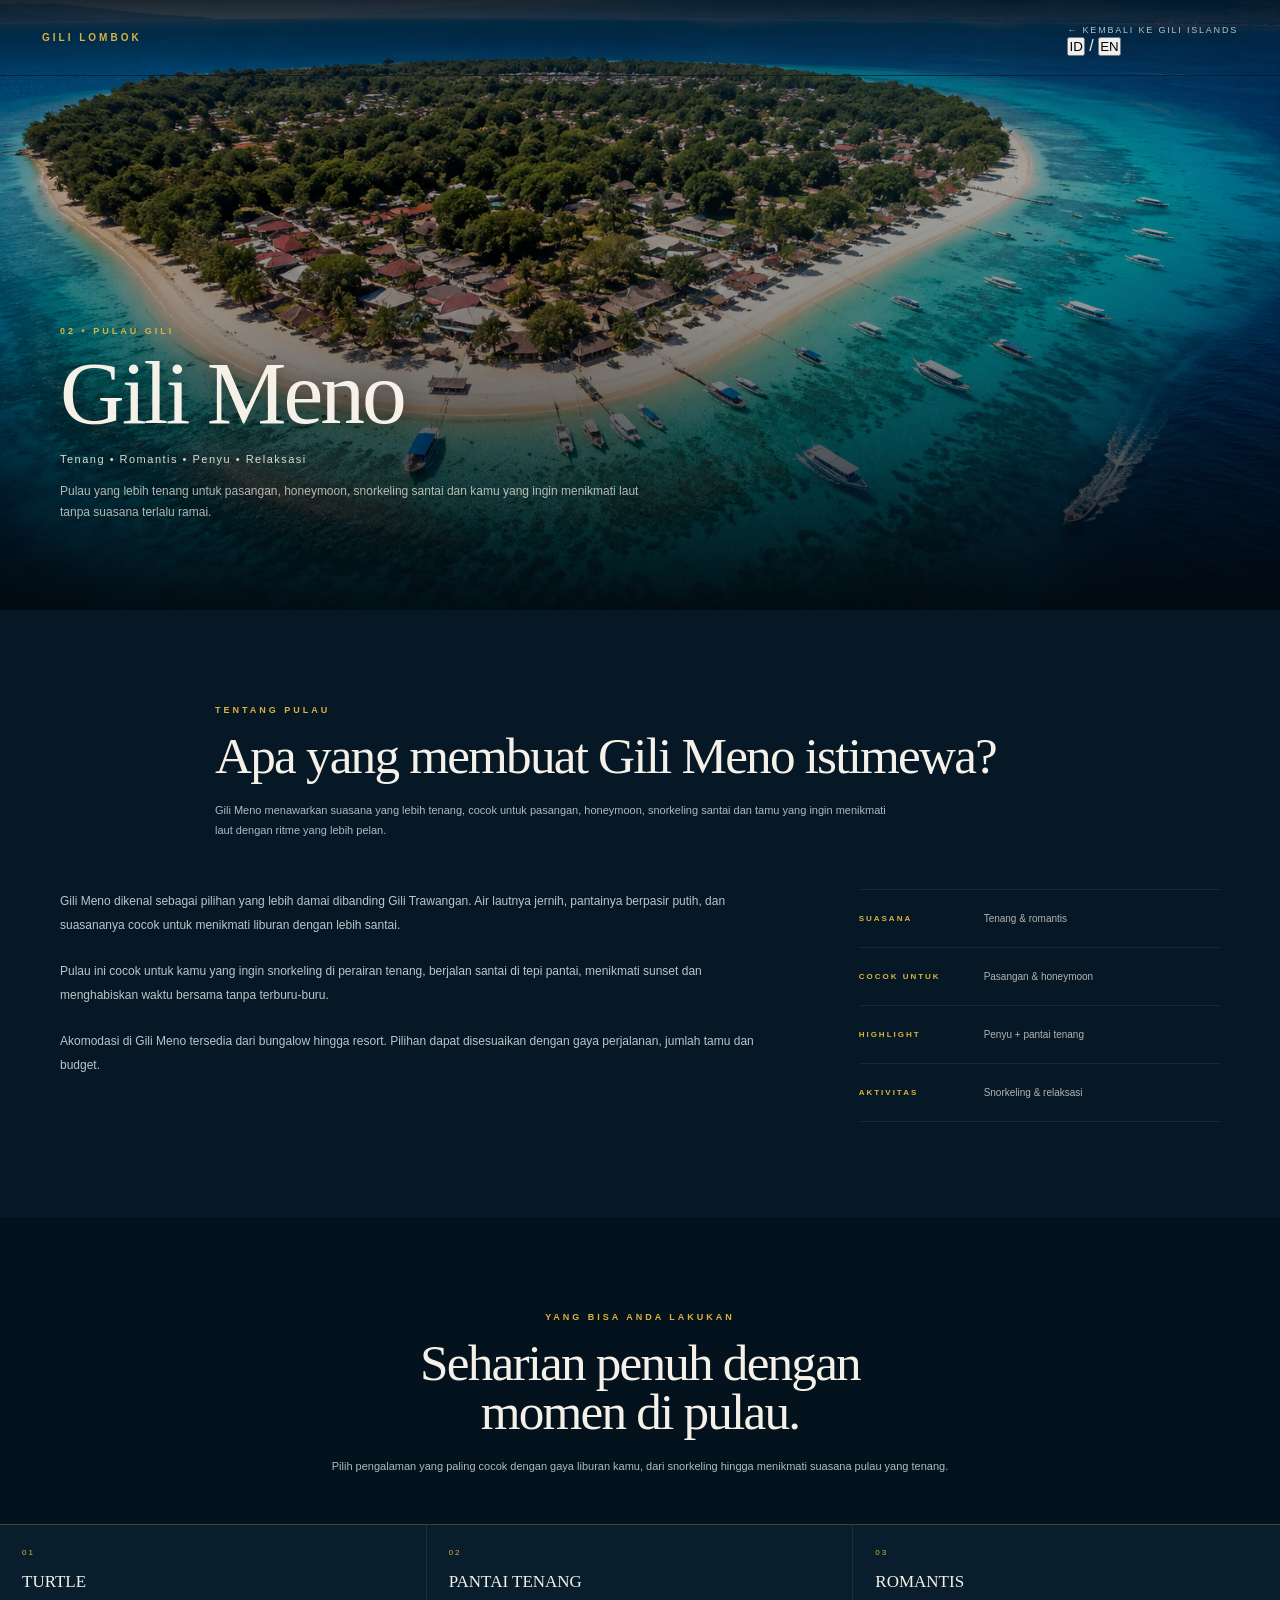
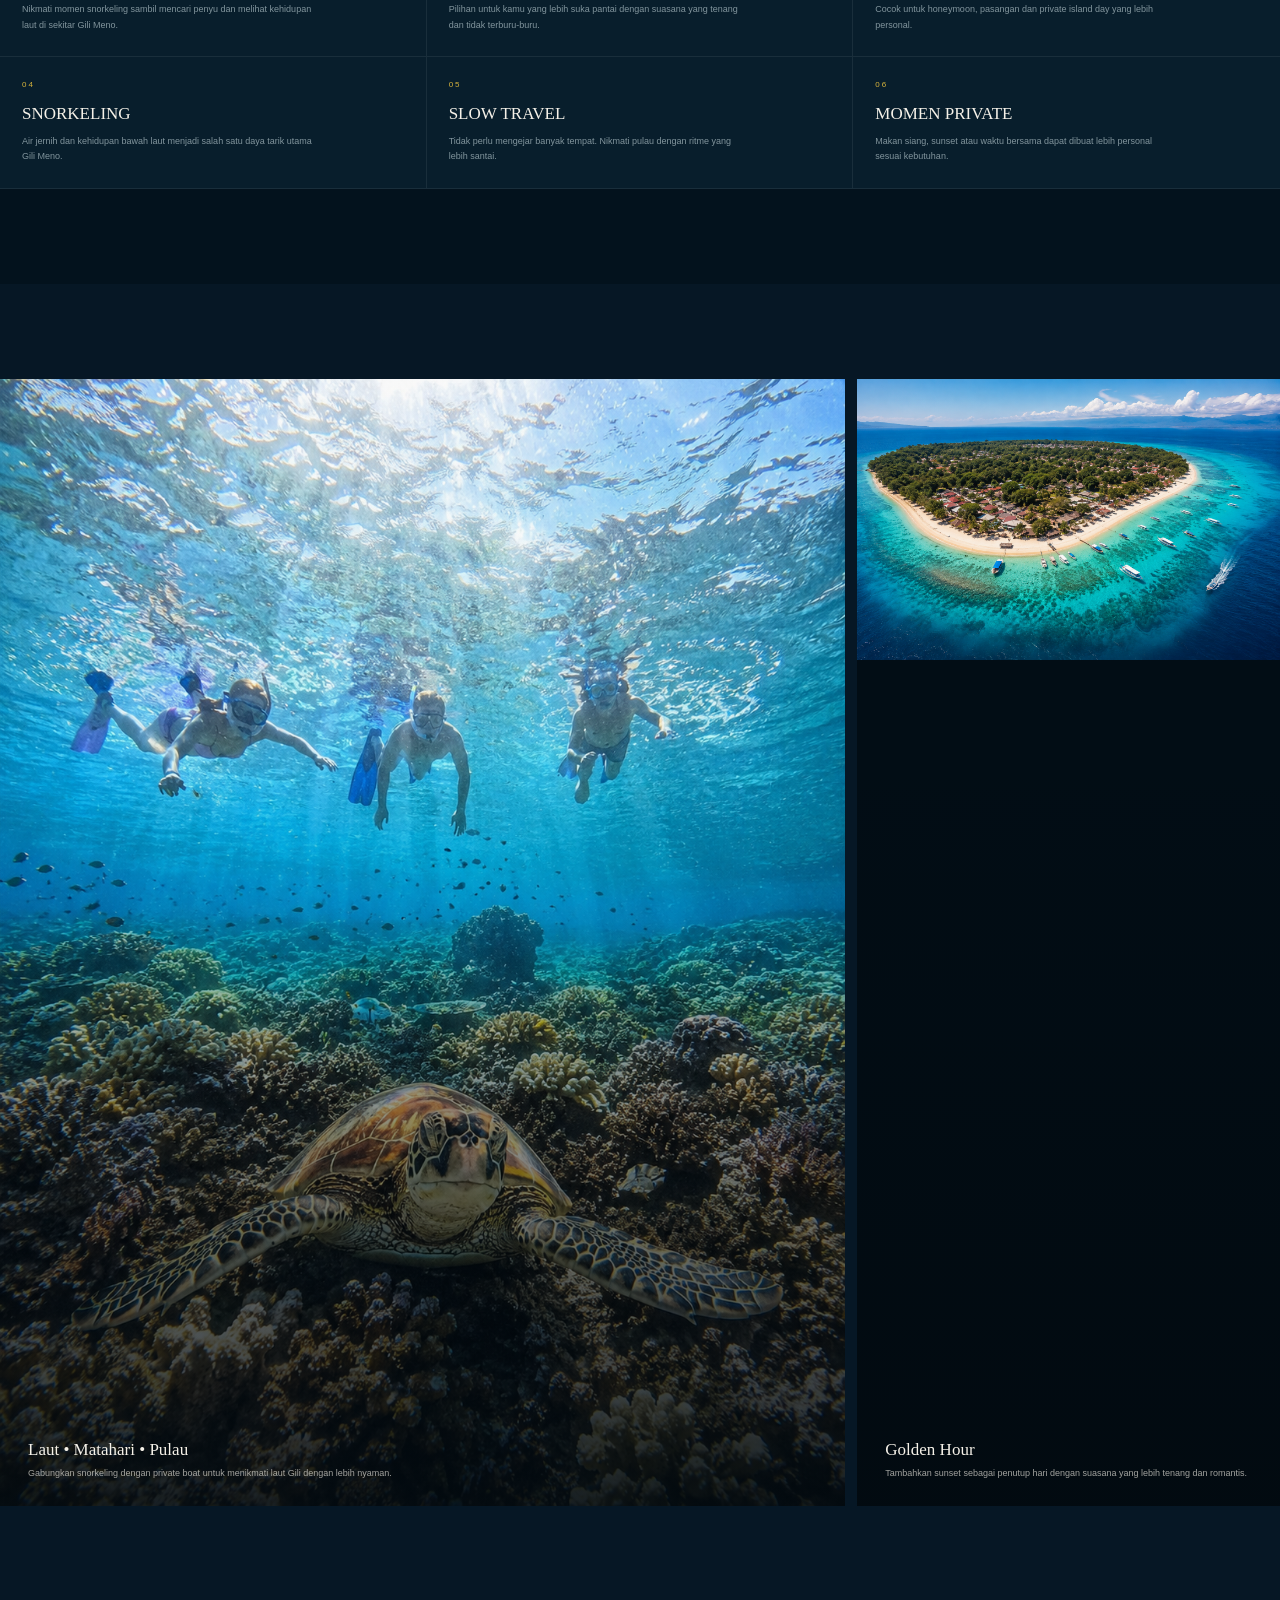
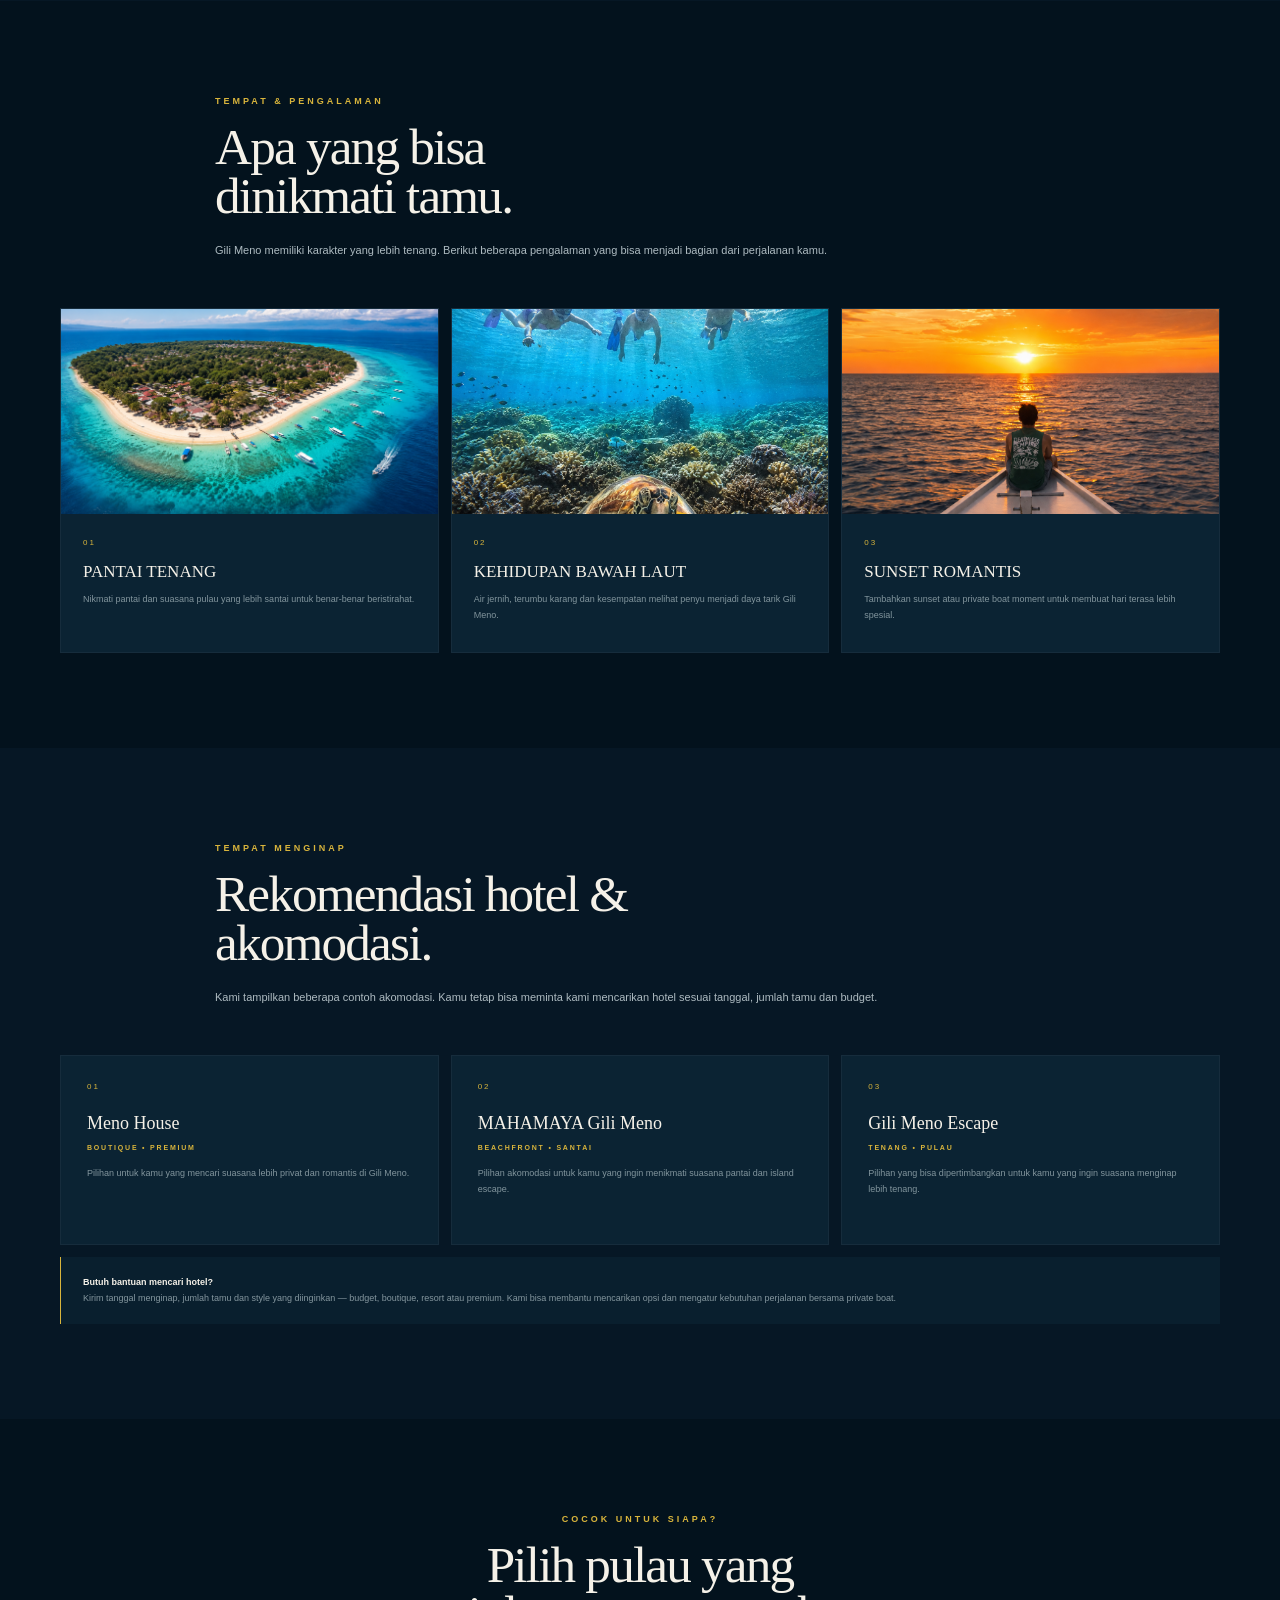
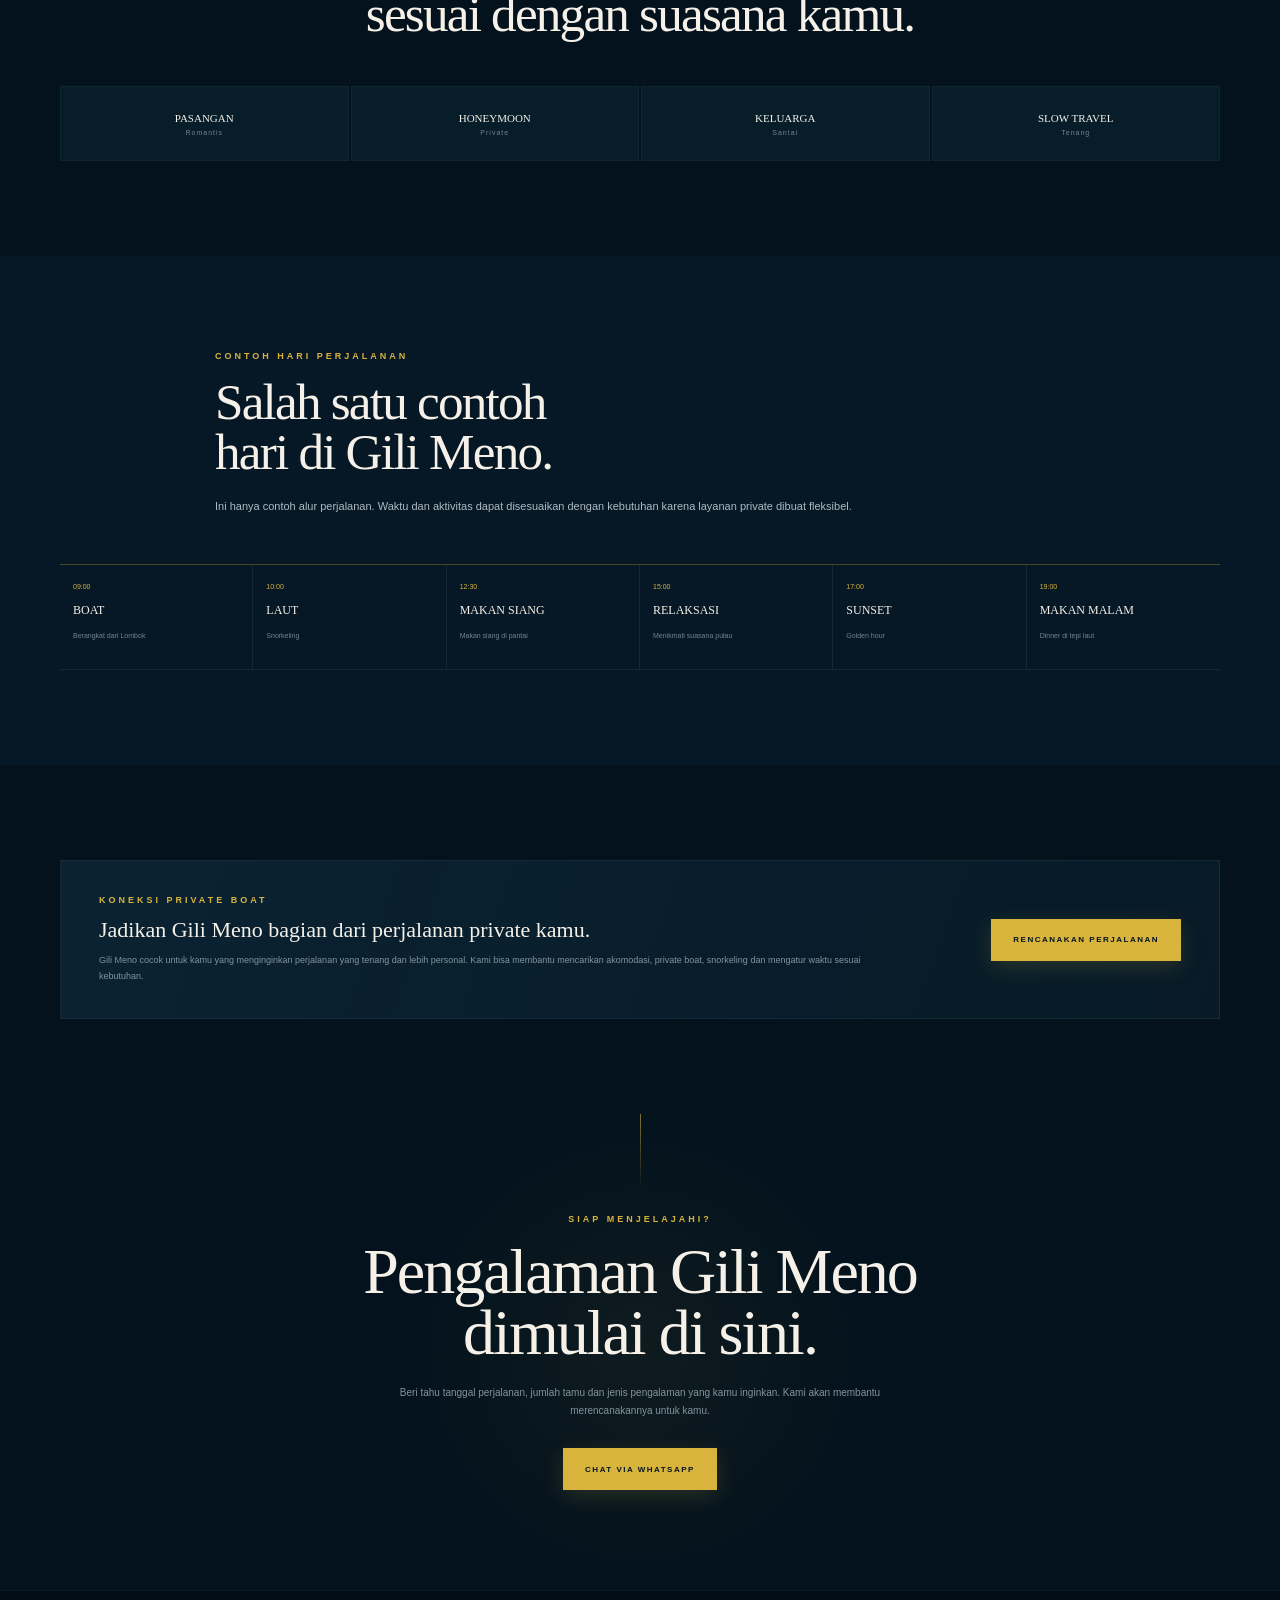
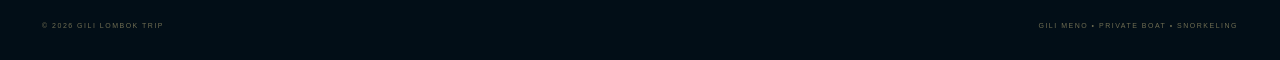
<file: gili-meno.html>
<!DOCTYPE html>
<html lang="id">

<head>
  <meta charset="UTF-8">
  <meta name="viewport" content="width=device-width, initial-scale=1.0">

  <meta
    name="description"
    content="Gili Meno | Gili Lombok Trip - Pulau tenang untuk honeymoon, snorkeling, pantai dan pengalaman private."
  >

  <meta name="theme-color" content="#061827">

  <title>Gili Meno | Gili Lombok Trip</title>

  <link rel="stylesheet" href="island-detail.css">
</head>

<body>

  <!-- =====================================================
       NAVIGATION
  ====================================================== -->

  <nav class="detail-nav">

    <a href="index.html" class="detail-logo">
      GILI LOMBOK
    </a>

    <div class="nav-right">

      <a
        href="index.html#about"
        class="back-link"
        data-id="← Kembali ke Gili Islands"
        data-en="← Back to Gili Islands"
      >
        ← Kembali ke Gili Islands
      </a>

      <div class="language-switch">

        <button
          class="lang-btn active"
          data-lang="id"
          onclick="setLanguage('id')"
        >
          ID
        </button>

        <span>/</span>

        <button
          class="lang-btn"
          data-lang="en"
          onclick="setLanguage('en')"
        >
          EN
        </button>

      </div>

    </div>

  </nav>


  <!-- =====================================================
       HERO
  ====================================================== -->

  <header class="detail-hero">

    <img
      src="gili-meno.jpg"
      alt="Gili Meno"
    >

    <div class="hero-inner">

      <p class="eyebrow">
        02 • PULAU GILI
      </p>

      <h1>
        Gili Meno
      </h1>

      <p
        class="hero-tag"
        data-id="Tenang • Romantis • Penyu • Relaksasi"
        data-en="Peaceful • Romantic • Turtle • Relaxation"
      >
        Tenang • Romantis • Penyu • Relaksasi
      </p>

      <p
        class="hero-lead"
        data-id="Pulau yang lebih tenang untuk pasangan, honeymoon, snorkeling santai dan kamu yang ingin menikmati laut tanpa suasana terlalu ramai."
        data-en="A peaceful island for couples, honeymoons, relaxed snorkeling and travelers looking to enjoy the sea away from the crowds."
      >
        Pulau yang lebih tenang untuk pasangan, honeymoon,
        snorkeling santai dan kamu yang ingin menikmati laut
        tanpa suasana terlalu ramai.
      </p>

    </div>

  </header>


  <main>


    <!-- =====================================================
         THE ISLAND
    ====================================================== -->

    <section class="section">

      <div class="section-head">

        <p
          class="eyebrow"
          data-id="TENTANG PULAU"
          data-en="THE ISLAND"
        >
          TENTANG PULAU
        </p>

        <h2
          data-id="Apa yang membuat Gili Meno istimewa?"
          data-en="What makes Gili Meno special?"
        >
          Apa yang membuat Gili Meno istimewa?
        </h2>

        <p
          data-id="Gili Meno menawarkan suasana yang lebih tenang, cocok untuk pasangan, honeymoon, snorkeling santai dan tamu yang ingin menikmati laut dengan ritme yang lebih pelan."
          data-en="Gili Meno offers a peaceful atmosphere, perfect for couples, honeymoons, relaxed snorkeling and travelers who prefer a slower island experience."
        >
          Gili Meno menawarkan suasana yang lebih tenang,
          cocok untuk pasangan, honeymoon, snorkeling santai
          dan tamu yang ingin menikmati laut dengan ritme yang lebih pelan.
        </p>

      </div>


      <div class="two-col">

        <div class="story">

          <p
            data-id="Gili Meno dikenal sebagai pilihan yang lebih damai dibanding Gili Trawangan. Air lautnya jernih, pantainya berpasir putih, dan suasananya cocok untuk menikmati liburan dengan lebih santai."
            data-en="Gili Meno is known as the more peaceful choice compared with Gili Trawangan. Clear waters, white sandy beaches and a slower atmosphere make it ideal for a relaxed island escape."
          >
            Gili Meno dikenal sebagai pilihan yang lebih damai
            dibanding Gili Trawangan. Air lautnya jernih,
            pantainya berpasir putih, dan suasananya cocok
            untuk menikmati liburan dengan lebih santai.
          </p>

          <p
            data-id="Pulau ini cocok untuk kamu yang ingin snorkeling di perairan tenang, berjalan santai di tepi pantai, menikmati sunset dan menghabiskan waktu bersama tanpa terburu-buru."
            data-en="The island is ideal for guests who want calm snorkeling, peaceful beach walks, sunset moments and quality time without rushing."
          >
            Pulau ini cocok untuk kamu yang ingin snorkeling
            di perairan tenang, berjalan santai di tepi pantai,
            menikmati sunset dan menghabiskan waktu bersama
            tanpa terburu-buru.
          </p>

          <p
            data-id="Akomodasi di Gili Meno tersedia dari bungalow hingga resort. Pilihan dapat disesuaikan dengan gaya perjalanan, jumlah tamu dan budget."
            data-en="Accommodation in Gili Meno ranges from simple bungalows to resorts. Options can be matched to your travel style, number of guests and budget."
          >
            Akomodasi di Gili Meno tersedia dari bungalow
            hingga resort. Pilihan dapat disesuaikan dengan
            gaya perjalanan, jumlah tamu dan budget.
          </p>

        </div>


        <div class="fact-list">

          <div class="fact">

            <small
              data-id="SUASANA"
              data-en="ATMOSPHERE"
            >
              SUASANA
            </small>

            <span
              data-id="Tenang & romantis"
              data-en="Peaceful & romantic"
            >
              Tenang & romantis
            </span>

          </div>


          <div class="fact">

            <small
              data-id="COCOK UNTUK"
              data-en="IDEAL FOR"
            >
              COCOK UNTUK
            </small>

            <span
              data-id="Pasangan & honeymoon"
              data-en="Couples & honeymoon"
            >
              Pasangan & honeymoon
            </span>

          </div>


          <div class="fact">

            <small
              data-id="HIGHLIGHT"
              data-en="HIGHLIGHT"
            >
              HIGHLIGHT
            </small>

            <span
              data-id="Penyu + pantai tenang"
              data-en="Turtles + calm beaches"
            >
              Penyu + pantai tenang
            </span>

          </div>


          <div class="fact">

            <small
              data-id="AKTIVITAS"
              data-en="EXPERIENCE"
            >
              AKTIVITAS
            </small>

            <span
              data-id="Snorkeling & relaksasi"
              data-en="Snorkeling & relaxation"
            >
              Snorkeling & relaksasi
            </span>

          </div>

        </div>

      </div>

    </section>


    <!-- =====================================================
         WHAT YOU CAN DO
    ====================================================== -->

    <section class="section section-dark">

      <div class="section-head center">

        <p
          class="eyebrow"
          data-id="YANG BISA ANDA LAKUKAN"
          data-en="WHAT YOU CAN DO"
        >
          YANG BISA ANDA LAKUKAN
        </p>

        <h2
          data-id="Seharian penuh dengan<br>momen di pulau."
          data-en="A full day of<br>island moments."
        >
          Seharian penuh dengan<br>
          momen di pulau.
        </h2>

        <p
          data-id="Pilih pengalaman yang paling cocok dengan gaya liburan kamu, dari snorkeling hingga menikmati suasana pulau yang tenang."
          data-en="Choose the experiences that best match your travel style, from snorkeling to enjoying the island at a slower pace."
        >
          Pilih pengalaman yang paling cocok dengan gaya
          liburan kamu, dari snorkeling hingga menikmati
          suasana pulau yang tenang.
        </p>

      </div>


      <div class="feature-grid">


        <article class="feature-card">

          <span class="num">01</span>

          <h3
            data-id="TURTLE"
            data-en="TURTLE"
          >
            TURTLE
          </h3>

          <p
            data-id="Nikmati momen snorkeling sambil mencari penyu dan melihat kehidupan laut di sekitar Gili Meno."
            data-en="Enjoy a snorkeling experience while looking for turtles and discovering the marine life around Gili Meno."
          >
            Nikmati momen snorkeling sambil mencari penyu
            dan melihat kehidupan laut di sekitar Gili Meno.
          </p>

        </article>


        <article class="feature-card">

          <span class="num">02</span>

          <h3
            data-id="PANTAI TENANG"
            data-en="QUIET BEACH"
          >
            PANTAI TENANG
          </h3>

          <p
            data-id="Pilihan untuk kamu yang lebih suka pantai dengan suasana yang tenang dan tidak terburu-buru."
            data-en="Perfect for travelers who prefer peaceful beaches and a slower island rhythm."
          >
            Pilihan untuk kamu yang lebih suka pantai
            dengan suasana yang tenang dan tidak terburu-buru.
          </p>

        </article>


        <article class="feature-card">

          <span class="num">03</span>

          <h3
            data-id="ROMANTIS"
            data-en="ROMANTIC"
          >
            ROMANTIS
          </h3>

          <p
            data-id="Cocok untuk honeymoon, pasangan dan private island day yang lebih personal."
            data-en="Ideal for honeymoons, couples and a more personal private island day."
          >
            Cocok untuk honeymoon, pasangan dan private
            island day yang lebih personal.
          </p>

        </article>


        <article class="feature-card">

          <span class="num">04</span>

          <h3
            data-id="SNORKELING"
            data-en="SNORKELING"
          >
            SNORKELING
          </h3>

          <p
            data-id="Air jernih dan kehidupan bawah laut menjadi salah satu daya tarik utama Gili Meno."
            data-en="Clear water and marine life are among the main attractions of Gili Meno."
          >
            Air jernih dan kehidupan bawah laut menjadi
            salah satu daya tarik utama Gili Meno.
          </p>

        </article>


        <article class="feature-card">

          <span class="num">05</span>

          <h3
            data-id="SLOW TRAVEL"
            data-en="SLOW TRAVEL"
          >
            SLOW TRAVEL
          </h3>

          <p
            data-id="Tidak perlu mengejar banyak tempat. Nikmati pulau dengan ritme yang lebih santai."
            data-en="There is no need to rush between places. Enjoy the island at a slower and more relaxed pace."
          >
            Tidak perlu mengejar banyak tempat.
            Nikmati pulau dengan ritme yang lebih santai.
          </p>

        </article>


        <article class="feature-card">

          <span class="num">06</span>

          <h3
            data-id="MOMEN PRIVATE"
            data-en="PRIVATE MOMENT"
          >
            MOMEN PRIVATE
          </h3>

          <p
            data-id="Makan siang, sunset atau waktu bersama dapat dibuat lebih personal sesuai kebutuhan."
            data-en="Lunch, sunset moments or quality time can be arranged in a more personal way."
          >
            Makan siang, sunset atau waktu bersama
            dapat dibuat lebih personal sesuai kebutuhan.
          </p>

        </article>


      </div>

    </section>


    <!-- =====================================================
         VISUAL EXPERIENCE
    ====================================================== -->

    <section class="section">

      <div class="visual-strip">


        <div class="visual">

          <img
            src="snorkeling.jpg"
            alt="Snorkeling di Gili Meno"
          >

          <div class="visual-caption">

            <h3
              data-id="Laut • Matahari • Pulau"
              data-en="Sea • Sun • Island"
            >
              Laut • Matahari • Pulau
            </h3>

            <p
              data-id="Gabungkan snorkeling dengan private boat untuk menikmati laut Gili dengan lebih nyaman."
              data-en="Combine snorkeling with a private boat experience for a more comfortable way to enjoy the Gili waters."
            >
              Gabungkan snorkeling dengan private boat
              untuk menikmati laut Gili dengan lebih nyaman.
            </p>

          </div>

        </div>


        <div class="visual">

          <img
            src="gili-meno.jpg"
            alt="Gili Meno"
          >

          <div class="visual-caption">

            <h3
              data-id="Golden Hour"
              data-en="Golden Hour"
            >
              Golden Hour
            </h3>

            <p
              data-id="Tambahkan sunset sebagai penutup hari dengan suasana yang lebih tenang dan romantis."
              data-en="Add a sunset experience to finish the day with a peaceful and romantic atmosphere."
            >
              Tambahkan sunset sebagai penutup hari
              dengan suasana yang lebih tenang dan romantis.
            </p>

          </div>

        </div>


      </div>

    </section>


    <!-- =====================================================
         PLACES & EXPERIENCES
    ====================================================== -->

    <section class="section section-dark">

      <div class="section-head">

        <p
          class="eyebrow"
          data-id="TEMPAT & PENGALAMAN"
          data-en="PLACES & EXPERIENCES"
        >
          TEMPAT & PENGALAMAN
        </p>

        <h2
          data-id="Apa yang bisa<br>dinikmati tamu."
          data-en="What guests can<br>look forward to."
        >
          Apa yang bisa<br>
          dinikmati tamu.
        </h2>

        <p
          data-id="Gili Meno memiliki karakter yang lebih tenang. Berikut beberapa pengalaman yang bisa menjadi bagian dari perjalanan kamu."
          data-en="Gili Meno has a peaceful character. Here are some experiences that can become part of your journey."
        >
          Gili Meno memiliki karakter yang lebih tenang.
          Berikut beberapa pengalaman yang bisa menjadi bagian
          dari perjalanan kamu.
        </p>

      </div>


      <div class="spot-grid">


        <article class="spot-card">

          <img
            src="gili-meno.jpg"
            alt="Pantai tenang Gili Meno"
          >

          <div class="spot-body">

            <div class="num">01</div>

            <h3
              data-id="PANTAI TENANG"
              data-en="CALM COAST"
            >
              PANTAI TENANG
            </h3>

            <p
              data-id="Nikmati pantai dan suasana pulau yang lebih santai untuk benar-benar beristirahat."
              data-en="Enjoy the beach and peaceful island atmosphere for a true escape and time to slow down."
            >
              Nikmati pantai dan suasana pulau yang lebih
              santai untuk benar-benar beristirahat.
            </p>

          </div>

        </article>


        <article class="spot-card">

          <img
            src="snorkeling.jpg"
            alt="Kehidupan bawah laut Gili Meno"
          >

          <div class="spot-body">

            <div class="num">02</div>

            <h3
              data-id="KEHIDUPAN BAWAH LAUT"
              data-en="UNDERWATER LIFE"
            >
              KEHIDUPAN BAWAH LAUT
            </h3>

            <p
              data-id="Air jernih, terumbu karang dan kesempatan melihat penyu menjadi daya tarik Gili Meno."
              data-en="Clear water, coral reefs and opportunities to see turtles are among Gili Meno's highlights."
            >
              Air jernih, terumbu karang dan kesempatan
              melihat penyu menjadi daya tarik Gili Meno.
            </p>

          </div>

        </article>


        <article class="spot-card">

          <img
            src="sunset.jpg"
            alt="Sunset romantis di Gili Meno"
          >

          <div class="spot-body">

            <div class="num">03</div>

            <h3
              data-id="SUNSET ROMANTIS"
              data-en="ROMANTIC SUNSET"
            >
              SUNSET ROMANTIS
            </h3>

            <p
              data-id="Tambahkan sunset atau private boat moment untuk membuat hari terasa lebih spesial."
              data-en="Add a sunset or private boat moment to make the day feel even more special."
            >
              Tambahkan sunset atau private boat moment
              untuk membuat hari terasa lebih spesial.
            </p>

          </div>

        </article>


      </div>

    </section>


    <!-- =====================================================
         HOTEL
    ====================================================== -->

    <section class="section">

      <div class="section-head">

        <p
          class="eyebrow"
          data-id="TEMPAT MENGINAP"
          data-en="WHERE TO STAY"
        >
          TEMPAT MENGINAP
        </p>

        <h2
          data-id="Rekomendasi hotel &<br>akomodasi."
          data-en="Hotel & accommodation<br>recommendations."
        >
          Rekomendasi hotel &<br>
          akomodasi.
        </h2>

        <p
          class="hotel-intro"
          data-id="Kami tampilkan beberapa contoh akomodasi. Kamu tetap bisa meminta kami mencarikan hotel sesuai tanggal, jumlah tamu dan budget."
          data-en="We show a few accommodation examples. You can also ask us to find a hotel based on your dates, number of guests and budget."
        >
          Kami tampilkan beberapa contoh akomodasi.
          Kamu tetap bisa meminta kami mencarikan hotel
          sesuai tanggal, jumlah tamu dan budget.
        </p>

      </div>


      <div class="hotel-grid">


        <article class="hotel-card">

          <div class="num">01</div>

          <h3>Meno House</h3>

          <div
            class="meta"
            data-id="BOUTIQUE • PREMIUM"
            data-en="BOUTIQUE • PREMIUM"
          >
            BOUTIQUE • PREMIUM
          </div>

          <p
            data-id="Pilihan untuk kamu yang mencari suasana lebih privat dan romantis di Gili Meno."
            data-en="A choice for travelers looking for a more private and romantic stay in Gili Meno."
          >
            Pilihan untuk kamu yang mencari suasana
            lebih privat dan romantis di Gili Meno.
          </p>

        </article>


        <article class="hotel-card">

          <div class="num">02</div>

          <h3>MAHAMAYA Gili Meno</h3>

          <div
            class="meta"
            data-id="BEACHFRONT • SANTAI"
            data-en="BEACHFRONT • RELAXED"
          >
            BEACHFRONT • SANTAI
          </div>

          <p
            data-id="Pilihan akomodasi untuk kamu yang ingin menikmati suasana pantai dan island escape."
            data-en="An accommodation option for guests who want to enjoy a beachfront island escape."
          >
            Pilihan akomodasi untuk kamu yang ingin
            menikmati suasana pantai dan island escape.
          </p>

        </article>


        <article class="hotel-card">

          <div class="num">03</div>

          <h3>Gili Meno Escape</h3>

          <div
            class="meta"
            data-id="TENANG • PULAU"
            data-en="QUIET • ISLAND"
          >
            TENANG • PULAU
          </div>

          <p
            data-id="Pilihan yang bisa dipertimbangkan untuk kamu yang ingin suasana menginap lebih tenang."
            data-en="An option to consider for travelers looking for a quieter island stay."
          >
            Pilihan yang bisa dipertimbangkan untuk kamu
            yang ingin suasana menginap lebih tenang.
          </p>

        </article>


      </div>


      <div class="hotel-help">

        <strong
          data-id="Butuh bantuan mencari hotel?"
          data-en="Need help finding a hotel?"
        >
          Butuh bantuan mencari hotel?
        </strong>

        <br>

        <span
          data-id="Kirim tanggal menginap, jumlah tamu dan style yang diinginkan — budget, boutique, resort atau premium. Kami bisa membantu mencarikan opsi dan mengatur kebutuhan perjalanan bersama private boat."
          data-en="Send us your dates, number of guests and preferred style — budget, boutique, resort or premium. We can help find suitable options and arrange your trip together with a private boat."
        >
          Kirim tanggal menginap, jumlah tamu dan style
          yang diinginkan — budget, boutique, resort atau premium.
          Kami bisa membantu mencarikan opsi dan mengatur
          kebutuhan perjalanan bersama private boat.
        </span>

      </div>

    </section>


    <!-- =====================================================
         WHO IS IT FOR
    ====================================================== -->

    <section class="section section-dark">

      <div class="section-head center">

        <p
          class="eyebrow"
          data-id="COCOK UNTUK SIAPA?"
          data-en="WHO IS IT FOR?"
        >
          COCOK UNTUK SIAPA?
        </p>

        <h2
          data-id="Pilih pulau yang<br>sesuai dengan suasana kamu."
          data-en="Choose the island<br>that matches your mood."
        >
          Pilih pulau yang<br>
          sesuai dengan suasana kamu.
        </h2>

      </div>


      <div class="audience-grid">


        <div class="audience">

          <strong
            data-id="PASANGAN"
            data-en="COUPLES"
          >
            PASANGAN
          </strong>

          <span
            data-id="Romantis"
            data-en="Romantic"
          >
            Romantis
          </span>

        </div>


        <div class="audience">

          <strong
            data-id="HONEYMOON"
            data-en="HONEYMOON"
          >
            HONEYMOON
          </strong>

          <span
            data-id="Private"
            data-en="Private"
          >
            Private
          </span>

        </div>


        <div class="audience">

          <strong
            data-id="KELUARGA"
            data-en="FAMILY"
          >
            KELUARGA
          </strong>

          <span
            data-id="Santai"
            data-en="Relaxed"
          >
            Santai
          </span>

        </div>


        <div class="audience">

          <strong
            data-id="SLOW TRAVEL"
            data-en="SLOW TRAVEL"
          >
            SLOW TRAVEL
          </strong>

          <span
            data-id="Tenang"
            data-en="Peaceful"
          >
            Tenang
          </span>

        </div>


      </div>

    </section>


    <!-- =====================================================
         SAMPLE DAY
    ====================================================== -->

    <section class="section">

      <div class="section-head">

        <p
          class="eyebrow"
          data-id="CONTOH HARI PERJALANAN"
          data-en="SAMPLE DAY"
        >
          CONTOH HARI PERJALANAN
        </p>

        <h2
          data-id="Salah satu contoh<br>hari di Gili Meno."
          data-en="One possible<br>day in Gili Meno."
        >
          Salah satu contoh<br>
          hari di Gili Meno.
        </h2>

        <p
          data-id="Ini hanya contoh alur perjalanan. Waktu dan aktivitas dapat disesuaikan dengan kebutuhan karena layanan private dibuat fleksibel."
          data-en="This is only an example itinerary. Times and activities can be adjusted because our private service is flexible."
        >
          Ini hanya contoh alur perjalanan.
          Waktu dan aktivitas dapat disesuaikan dengan
          kebutuhan karena layanan private dibuat fleksibel.
        </p>

      </div>


      <div class="timeline">


        <div class="time-card">

          <small>09:00</small>

          <strong>BOAT</strong>

          <span
            data-id="Berangkat dari Lombok"
            data-en="Depart from Lombok"
          >
            Berangkat dari Lombok
          </span>

        </div>


        <div class="time-card">

          <small>10:00</small>

          <strong
            data-id="LAUT"
            data-en="SEA"
          >
            LAUT
          </strong>

          <span
            data-id="Snorkeling"
            data-en="Snorkeling"
          >
            Snorkeling
          </span>

        </div>


        <div class="time-card">

          <small>12:30</small>

          <strong
            data-id="MAKAN SIANG"
            data-en="LUNCH"
          >
            MAKAN SIANG
          </strong>

          <span
            data-id="Makan siang di pantai"
            data-en="Beach lunch"
          >
            Makan siang di pantai
          </span>

        </div>


        <div class="time-card">

          <small>15:00</small>

          <strong
            data-id="RELAKSASI"
            data-en="RELAX"
          >
            RELAKSASI
          </strong>

          <span
            data-id="Menikmati suasana pulau"
            data-en="Island time"
          >
            Menikmati suasana pulau
          </span>

        </div>


        <div class="time-card">

          <small>17:00</small>

          <strong>SUNSET</strong>

          <span
            data-id="Golden hour"
            data-en="Golden hour"
          >
            Golden hour
          </span>

        </div>


        <div class="time-card">

          <small>19:00</small>

          <strong
            data-id="MAKAN MALAM"
            data-en="DINNER"
          >
            MAKAN MALAM
          </strong>

          <span
            data-id="Dinner di tepi laut"
            data-en="Dinner by the sea"
          >
            Dinner di tepi laut
          </span>

        </div>


      </div>

    </section>


    <!-- =====================================================
         PRIVATE BOAT
    ====================================================== -->

    <section class="section section-dark">

      <div class="booking-box">

        <div>

          <p
            class="eyebrow"
            data-id="KONEKSI PRIVATE BOAT"
            data-en="PRIVATE BOAT CONNECTION"
          >
            KONEKSI PRIVATE BOAT
          </p>

          <h3
            data-id="Jadikan Gili Meno bagian dari perjalanan private kamu."
            data-en="Make Gili Meno part of your private trip."
          >
            Jadikan Gili Meno bagian dari perjalanan private kamu.
          </h3>

          <p
            data-id="Gili Meno cocok untuk kamu yang menginginkan perjalanan yang tenang dan lebih personal. Kami bisa membantu mencarikan akomodasi, private boat, snorkeling dan mengatur waktu sesuai kebutuhan."
            data-en="Gili Meno is ideal for travelers looking for a peaceful and personal experience. We can help arrange accommodation, a private boat, snorkeling and a flexible itinerary."
          >
            Gili Meno cocok untuk kamu yang menginginkan perjalanan
            yang tenang dan lebih personal. Kami bisa membantu
            mencarikan akomodasi, private boat, snorkeling dan
            mengatur waktu sesuai kebutuhan.
          </p>

        </div>


        <a
          class="gold-button"
          target="_blank"
          rel="noopener noreferrer"
          href="https://wa.me/6287754650609?text=Halo%2C%20saya%20ingin%20merencanakan%20perjalanan%20private%20ke%20Gili%20Meno"
          data-id="RENCANAKAN PERJALANAN"
          data-en="PLAN MY TRIP"
        >
          RENCANAKAN PERJALANAN
        </a>

      </div>

    </section>


  </main>


  <!-- =====================================================
       FINAL CTA
  ====================================================== -->

  <section class="cta">

    <p
      class="eyebrow"
      data-id="SIAP MENJELAJAHI?"
      data-en="READY TO EXPLORE?"
    >
      SIAP MENJELAJAHI?
    </p>

    <h2
      data-id="Pengalaman Gili Meno<br>dimulai di sini."
      data-en="Your Gili Meno<br>experience starts here."
    >
      Pengalaman Gili Meno<br>
      dimulai di sini.
    </h2>

    <p
      data-id="Beri tahu tanggal perjalanan, jumlah tamu dan jenis pengalaman yang kamu inginkan. Kami akan membantu merencanakannya untuk kamu."
      data-en="Tell us your travel date, number of guests and the experience you want. We will help you plan it."
    >
      Beri tahu tanggal perjalanan, jumlah tamu dan jenis
      pengalaman yang kamu inginkan. Kami akan membantu
      merencanakannya untuk kamu.
    </p>

    <a
      class="gold-button"
      target="_blank"
      rel="noopener noreferrer"
      href="https://wa.me/6287754650609?text=Halo%2C%20saya%20ingin%20bertanya%20tentang%20perjalanan%20ke%20Gili%20Meno"
      data-id="CHAT VIA WHATSAPP"
      data-en="CHAT ON WHATSAPP"
    >
      CHAT VIA WHATSAPP
    </a>

  </section>


  <!-- =====================================================
       FOOTER
  ====================================================== -->

  <footer class="footer-mini">

    <span>
      © 2026 GILI LOMBOK TRIP
    </span>

    <span
      data-id="GILI MENO • PRIVATE BOAT • SNORKELING"
      data-en="GILI MENO • PRIVATE BOAT • SNORKELING"
    >
      GILI MENO • PRIVATE BOAT • SNORKELING
    </span>

  </footer>


  <!-- =====================================================
       LANGUAGE SWITCHER
  ====================================================== -->

  <script>

    function setLanguage(lang) {

      document.documentElement.lang = lang;

      document.querySelectorAll("[data-id]").forEach(function(element) {

        const text = element.getAttribute("data-" + lang);

        if (text !== null) {
          element.innerHTML = text;
        }

      });


      document.querySelectorAll(".lang-btn").forEach(function(button) {

        button.classList.remove("active");

        if (button.dataset.lang === lang) {
          button.classList.add("active");
        }

      });


      localStorage.setItem("giliMenoLanguage", lang);
    }


    document.addEventListener("DOMContentLoaded", function() {

      const savedLanguage =
        localStorage.getItem("giliMenoLanguage") || "id";

      setLanguage(savedLanguage);

    });

  </script>

</body>
</html>
</file>
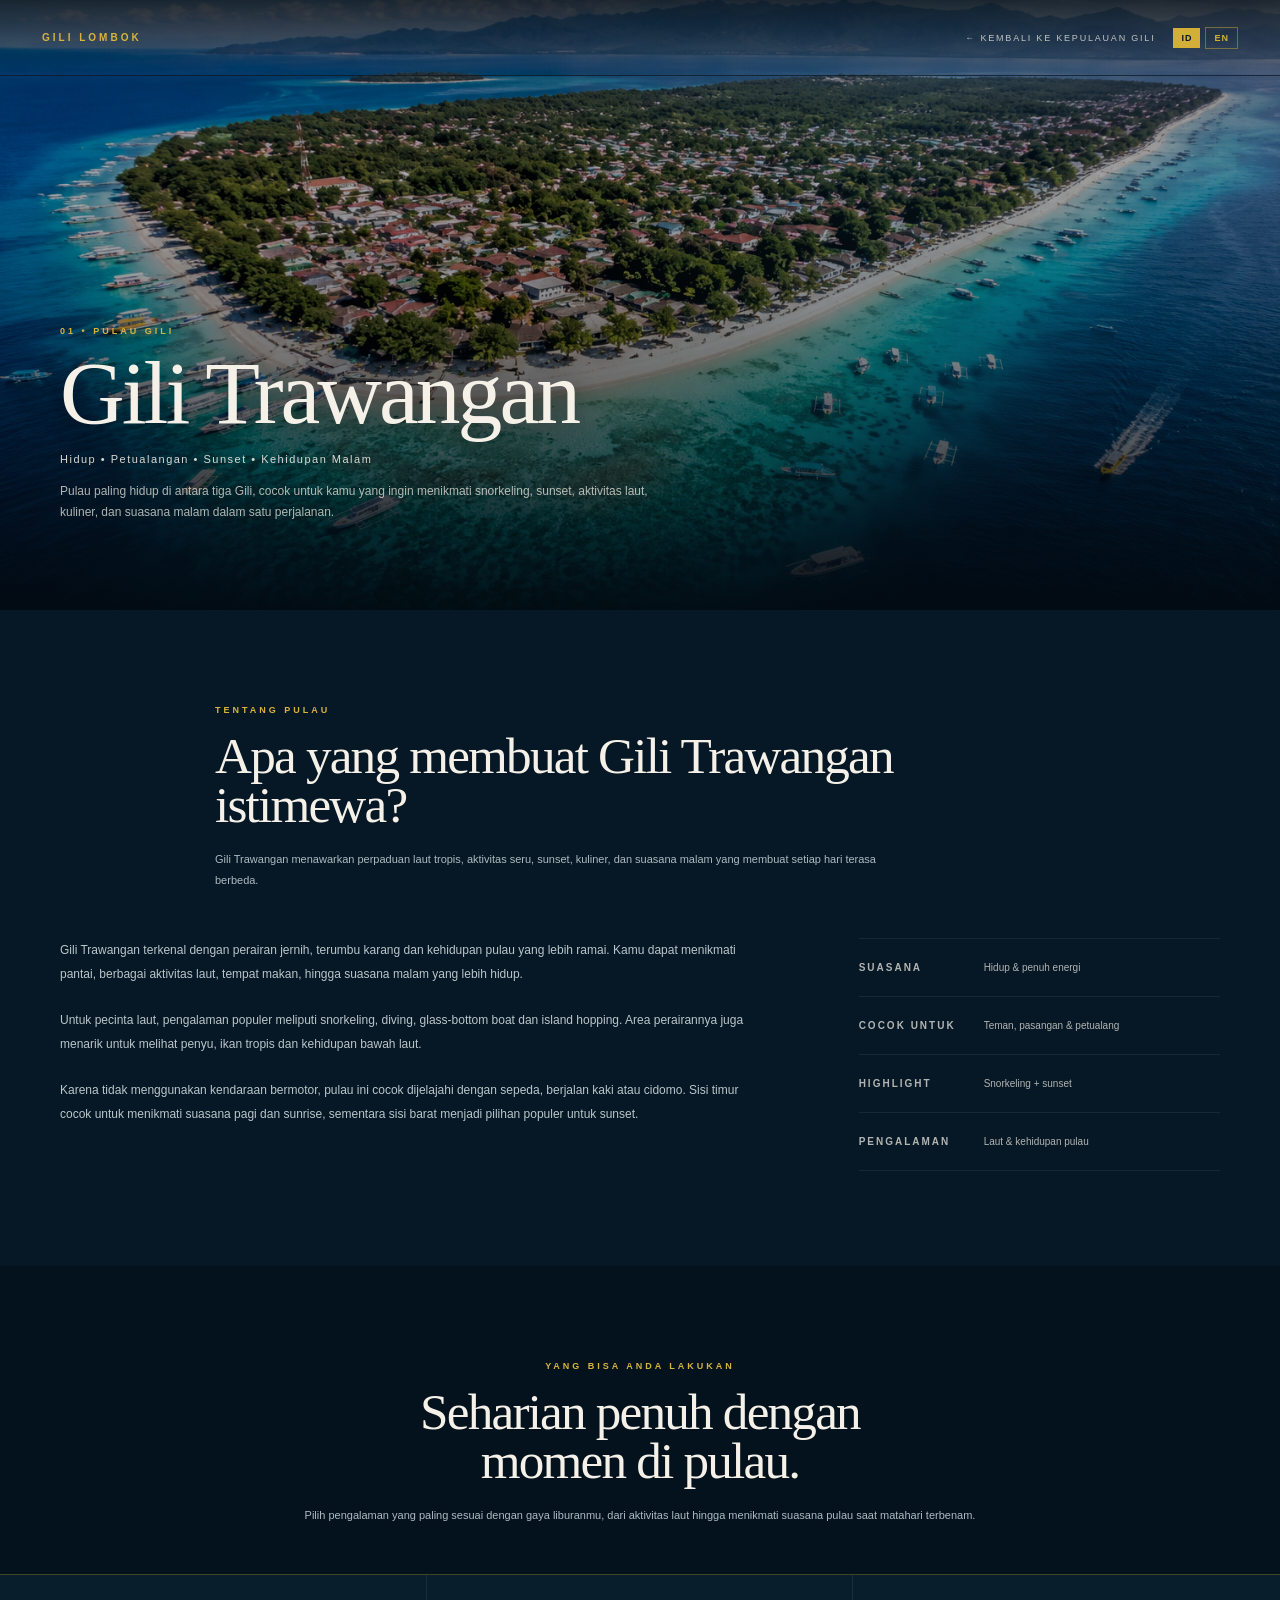
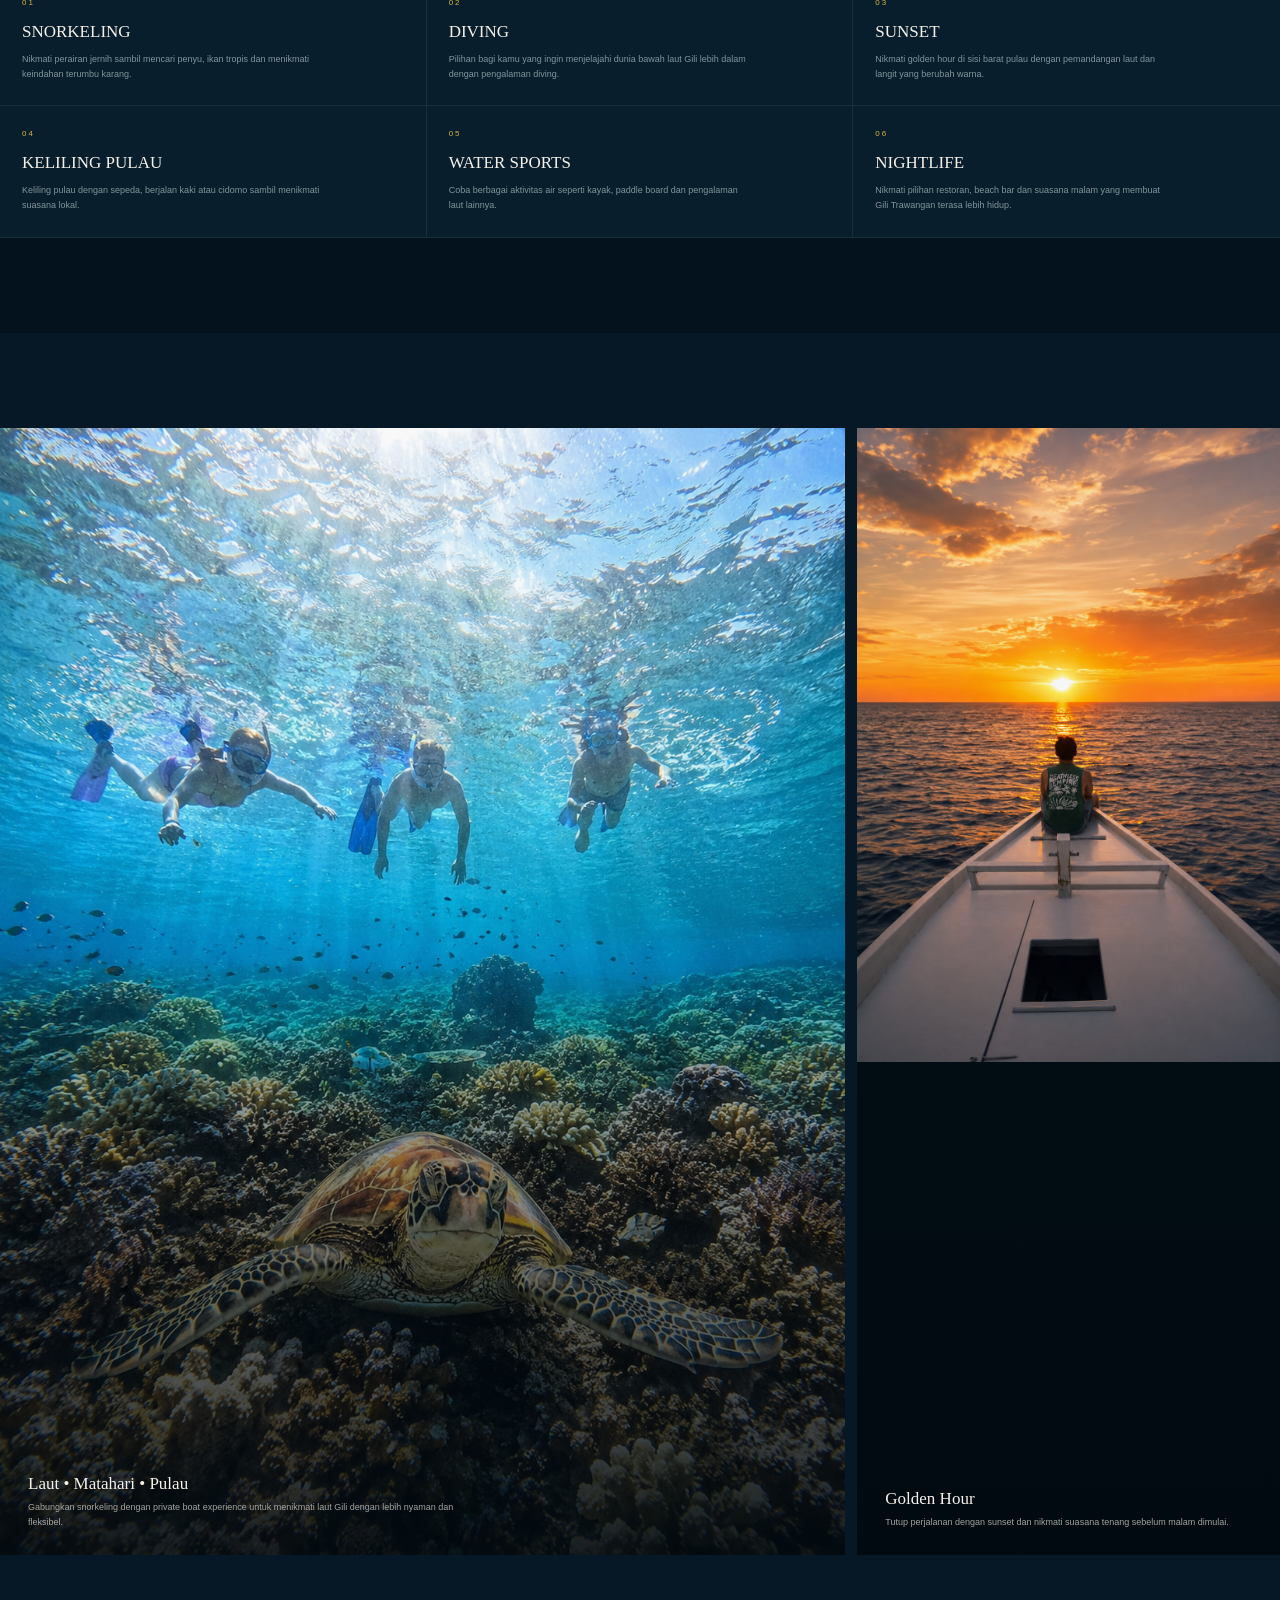
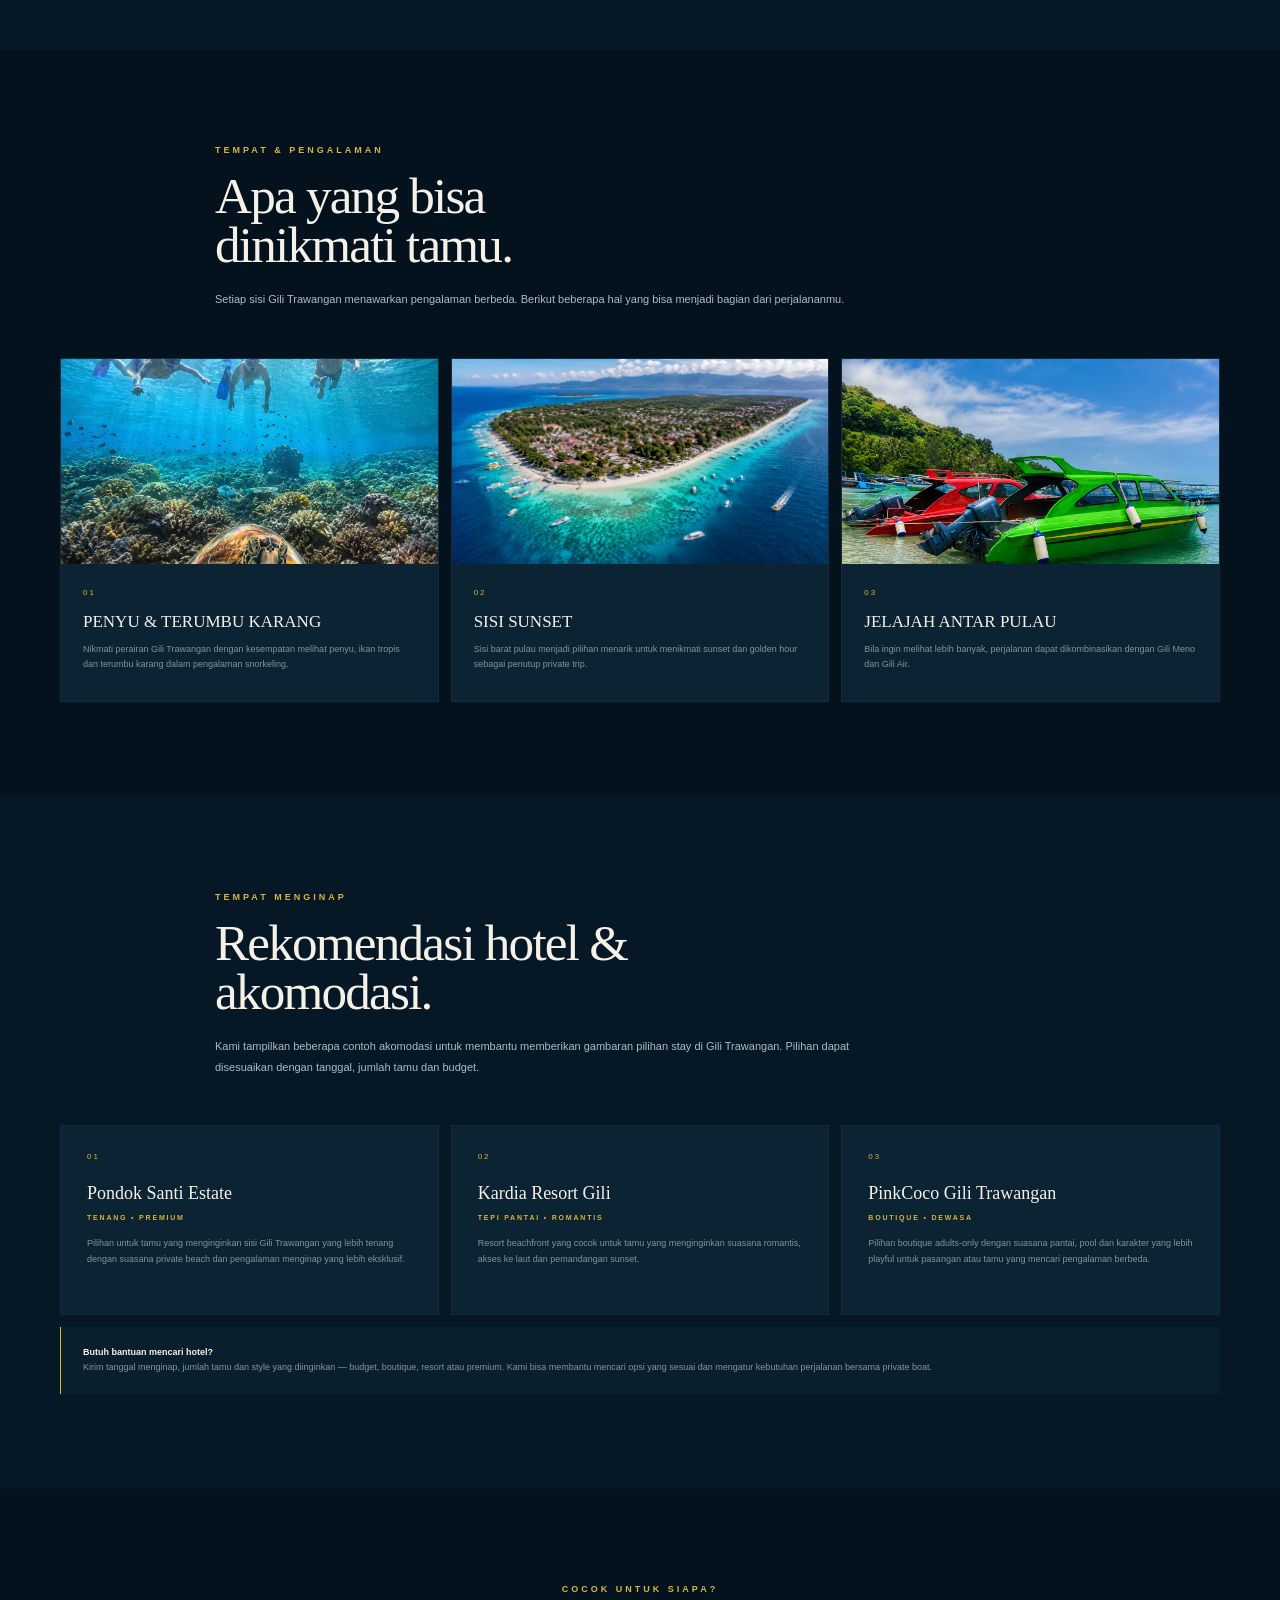
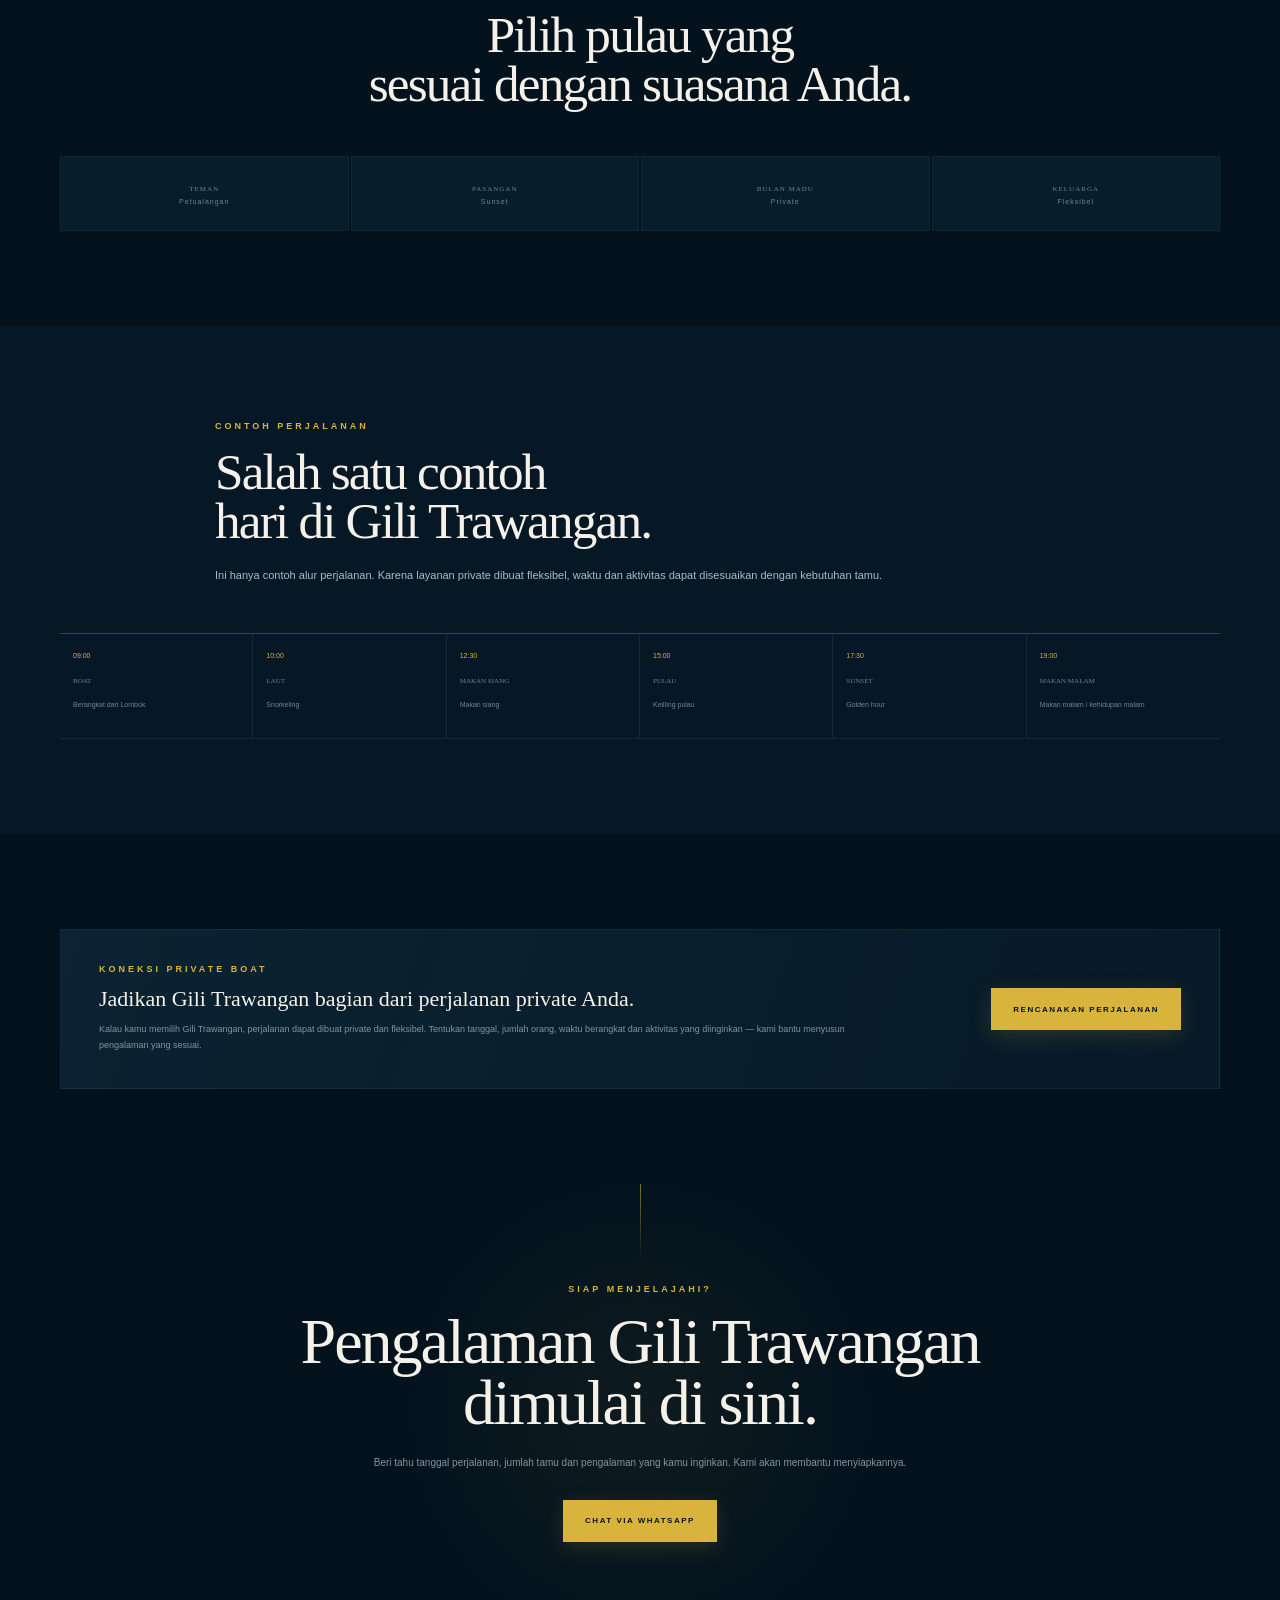
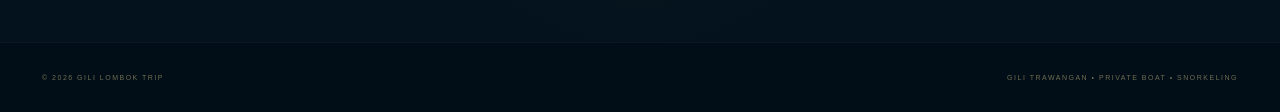
<file: gili-trawangan.html>
<!DOCTYPE html>
<html lang="id">

<head>
  <meta charset="UTF-8">
  <meta name="viewport" content="width=device-width, initial-scale=1.0">

  <meta
    name="description"
    content="Gili Trawangan | Gili Lombok Trip - Private boat, snorkeling, sunset, island experiences and accommodation."
  >

  <meta name="theme-color" content="#061827">

  <title>Gili Trawangan | Gili Lombok Trip</title>

  <link rel="stylesheet" href="island-detail.css">
</head>

<body>

  <!-- =====================================================
       NAVIGATION
  ====================================================== -->

  <nav class="detail-nav">

    <a href="index.html" class="detail-logo">
      GILI LOMBOK
    </a>

    <div style="display:flex;align-items:center;gap:18px;">

      <a href="index.html#about" class="back-link">
        <span class="lang-id">← Kembali ke Kepulauan Gili</span>
        <span class="lang-en" style="display:none;">← Back to Gili Islands</span>
      </a>

      <div style="display:flex;gap:5px;align-items:center;">

        <button
          type="button"
          id="btnID"
          onclick="setLanguage('id')"
          style="
            border:0;
            background:#d4af37;
            color:#061827;
            padding:5px 8px;
            font-size:9px;
            font-weight:700;
            letter-spacing:1px;
            cursor:pointer;
          "
        >
          ID
        </button>

        <button
          type="button"
          id="btnEN"
          onclick="setLanguage('en')"
          style="
            border:1px solid rgba(212,175,55,.45);
            background:transparent;
            color:#d4af37;
            padding:5px 8px;
            font-size:9px;
            font-weight:700;
            letter-spacing:1px;
            cursor:pointer;
          "
        >
          EN
        </button>

      </div>

    </div>

  </nav>



  <!-- =====================================================
       HERO
  ====================================================== -->

  <header class="detail-hero">

    <img
      src="gili-trawangan.jpg"
      alt="Gili Trawangan"
    >

    <div class="hero-inner">

      <p class="eyebrow">
        <span class="lang-id">01 • PULAU GILI</span>
        <span class="lang-en" style="display:none;">01 • GILI ISLAND</span>
      </p>

      <h1>
        Gili Trawangan
      </h1>

      <p class="hero-tag">

        <span class="lang-id">
          Hidup • Petualangan • Sunset • Kehidupan Malam
        </span>

        <span class="lang-en" style="display:none;">
          Lively • Adventure • Sunset • Nightlife
        </span>

      </p>

      <p class="hero-lead">

        <span class="lang-id">
          Pulau paling hidup di antara tiga Gili, cocok untuk kamu
          yang ingin menikmati snorkeling, sunset, aktivitas laut,
          kuliner, dan suasana malam dalam satu perjalanan.
        </span>

        <span class="lang-en" style="display:none;">
          The liveliest of the three Gili Islands, perfect for those
          who want to enjoy snorkeling, sunsets, ocean activities,
          dining, and nightlife in one trip.
        </span>

      </p>

    </div>

  </header>



  <main>


    <!-- =====================================================
         THE ISLAND
    ====================================================== -->

    <section class="section">

      <div class="section-head">

        <p class="eyebrow">

          <span class="lang-id">
            TENTANG PULAU
          </span>

          <span class="lang-en" style="display:none;">
            THE ISLAND
          </span>

        </p>

        <h2>

          <span class="lang-id">
            Apa yang membuat Gili Trawangan istimewa?
          </span>

          <span class="lang-en" style="display:none;">
            What makes Gili Trawangan special?
          </span>

        </h2>

        <p>

          <span class="lang-id">
            Gili Trawangan menawarkan perpaduan laut tropis,
            aktivitas seru, sunset, kuliner, dan suasana malam
            yang membuat setiap hari terasa berbeda.
          </span>

          <span class="lang-en" style="display:none;">
            Gili Trawangan combines tropical seas, exciting activities,
            sunsets, dining, and nightlife to make every day feel different.
          </span>

        </p>

      </div>


      <div class="two-col">

        <div class="story">

          <p>

            <span class="lang-id">
              Gili Trawangan terkenal dengan perairan jernih,
              terumbu karang dan kehidupan pulau yang lebih ramai.
              Kamu dapat menikmati pantai, berbagai aktivitas laut,
              tempat makan, hingga suasana malam yang lebih hidup.
            </span>

            <span class="lang-en" style="display:none;">
              Gili Trawangan is known for its clear waters,
              coral reefs and livelier island atmosphere.
              You can enjoy beaches, ocean activities, restaurants,
              and a vibrant evening scene.
            </span>

          </p>


          <p>

            <span class="lang-id">
              Untuk pecinta laut, pengalaman populer meliputi
              snorkeling, diving, glass-bottom boat dan island hopping.
              Area perairannya juga menarik untuk melihat penyu,
              ikan tropis dan kehidupan bawah laut.
            </span>

            <span class="lang-en" style="display:none;">
              For ocean lovers, popular experiences include snorkeling,
              diving, glass-bottom boat trips and island hopping.
              The surrounding waters are also great for spotting turtles,
              tropical fish and marine life.
            </span>

          </p>


          <p>

            <span class="lang-id">
              Karena tidak menggunakan kendaraan bermotor, pulau ini
              cocok dijelajahi dengan sepeda, berjalan kaki atau cidomo.
              Sisi timur cocok untuk menikmati suasana pagi dan sunrise,
              sementara sisi barat menjadi pilihan populer untuk sunset.
            </span>

            <span class="lang-en" style="display:none;">
              With no motor vehicles, the island is easy to explore
              by bicycle, on foot or by cidomo. The east side is ideal
              for mornings and sunrise, while the west side is popular
              for sunset.
            </span>

          </p>

        </div>


        <div class="fact-list">

          <div class="fact">

            <small>
              <span class="lang-id">SUASANA</span>
              <span class="lang-en" style="display:none;">ATMOSPHERE</span>
            </small>

            <span>
              <span class="lang-id">Hidup & penuh energi</span>
              <span class="lang-en" style="display:none;">Lively & energetic</span>
            </span>

          </div>


          <div class="fact">

            <small>
              <span class="lang-id">COCOK UNTUK</span>
              <span class="lang-en" style="display:none;">IDEAL FOR</span>
            </small>

            <span>
              <span class="lang-id">Teman, pasangan & petualang</span>
              <span class="lang-en" style="display:none;">Friends, couples & adventure</span>
            </span>

          </div>


          <div class="fact">

            <small>
              <span class="lang-id">HIGHLIGHT</span>
              <span class="lang-en" style="display:none;">HIGHLIGHT</span>
            </small>

            <span>
              <span class="lang-id">Snorkeling + sunset</span>
              <span class="lang-en" style="display:none;">Snorkeling + sunset</span>
            </span>

          </div>


          <div class="fact">

            <small>
              <span class="lang-id">PENGALAMAN</span>
              <span class="lang-en" style="display:none;">EXPERIENCE</span>
            </small>

            <span>
              <span class="lang-id">Laut & kehidupan pulau</span>
              <span class="lang-en" style="display:none;">Sea & island life</span>
            </span>

          </div>

        </div>

      </div>

    </section>



    <!-- =====================================================
         WHAT YOU CAN DO
    ====================================================== -->

    <section class="section section-dark">

      <div class="section-head center">

        <p class="eyebrow">

          <span class="lang-id">
            YANG BISA ANDA LAKUKAN
          </span>

          <span class="lang-en" style="display:none;">
            WHAT YOU CAN DO
          </span>

        </p>

        <h2>

          <span class="lang-id">
            Seharian penuh dengan<br>
            momen di pulau.
          </span>

          <span class="lang-en" style="display:none;">
            A full day of<br>
            island moments.
          </span>

        </h2>

        <p>

          <span class="lang-id">
            Pilih pengalaman yang paling sesuai dengan gaya liburanmu,
            dari aktivitas laut hingga menikmati suasana pulau saat
            matahari terbenam.
          </span>

          <span class="lang-en" style="display:none;">
            Choose the experiences that match your travel style,
            from ocean activities to enjoying the island atmosphere
            as the sun goes down.
          </span>

        </p>

      </div>


      <div class="feature-grid">


        <article class="feature-card">

          <span class="num">
            01
          </span>

          <h3>
            SNORKELING
          </h3>

          <p>

            <span class="lang-id">
              Nikmati perairan jernih sambil mencari penyu,
              ikan tropis dan menikmati keindahan terumbu karang.
            </span>

            <span class="lang-en" style="display:none;">
              Enjoy crystal-clear waters while looking for turtles,
              tropical fish and beautiful coral reefs.
            </span>

          </p>

        </article>


        <article class="feature-card">

          <span class="num">
            02
          </span>

          <h3>
            DIVING
          </h3>

          <p>

            <span class="lang-id">
              Pilihan bagi kamu yang ingin menjelajahi dunia bawah
              laut Gili lebih dalam dengan pengalaman diving.
            </span>

            <span class="lang-en" style="display:none;">
              A great choice for those who want to explore
              the underwater world of the Gili Islands through diving.
            </span>

          </p>

        </article>


        <article class="feature-card">

          <span class="num">
            03
          </span>

          <h3>
            SUNSET
          </h3>

          <p>

            <span class="lang-id">
              Nikmati golden hour di sisi barat pulau dengan
              pemandangan laut dan langit yang berubah warna.
            </span>

            <span class="lang-en" style="display:none;">
              Enjoy golden hour on the west side of the island,
              with beautiful sea views and changing skies.
            </span>

          </p>

        </article>


        <article class="feature-card">

          <span class="num">
            04
          </span>

          <h3>

            <span class="lang-id">KELILING PULAU</span>
            <span class="lang-en" style="display:none;">ISLAND TOUR</span>

          </h3>

          <p>

            <span class="lang-id">
              Keliling pulau dengan sepeda, berjalan kaki atau
              cidomo sambil menikmati suasana lokal.
            </span>

            <span class="lang-en" style="display:none;">
              Explore the island by bicycle, on foot or by cidomo
              while enjoying the local atmosphere.
            </span>

          </p>

        </article>


        <article class="feature-card">

          <span class="num">
            05
          </span>

          <h3>
            WATER SPORTS
          </h3>

          <p>

            <span class="lang-id">
              Coba berbagai aktivitas air seperti kayak,
              paddle board dan pengalaman laut lainnya.
            </span>

            <span class="lang-en" style="display:none;">
              Try water activities such as kayaking,
              paddle boarding and other ocean experiences.
            </span>

          </p>

        </article>


        <article class="feature-card">

          <span class="num">
            06
          </span>

          <h3>
            NIGHTLIFE
          </h3>

          <p>

            <span class="lang-id">
              Nikmati pilihan restoran, beach bar dan suasana malam
              yang membuat Gili Trawangan terasa lebih hidup.
            </span>

            <span class="lang-en" style="display:none;">
              Enjoy restaurants, beach bars and nightlife
              that make Gili Trawangan feel even more alive.
            </span>

          </p>

        </article>


      </div>

    </section>
        <!-- =====================================================
         VISUAL EXPERIENCE
    ====================================================== -->

    <section class="section">

      <div class="visual-strip">

        <div class="visual">

          <img
            src="snorkeling.jpg"
            alt="Snorkeling di Gili Trawangan"
          >

          <div class="visual-caption">

            <h3>
              <span class="lang-id">Laut • Matahari • Pulau</span>
              <span class="lang-en" style="display:none;">Sea • Sun • Island</span>
            </h3>

            <p>

              <span class="lang-id">
                Gabungkan snorkeling dengan private boat experience
                untuk menikmati laut Gili dengan lebih nyaman dan fleksibel.
              </span>

              <span class="lang-en" style="display:none;">
                Combine snorkeling with a private boat experience
                to enjoy the Gili waters in comfort and flexibility.
              </span>

            </p>

          </div>

        </div>


        <div class="visual">

          <img
            src="sunset.jpg"
            alt="Sunset di Gili Trawangan"
          >

          <div class="visual-caption">

            <h3>
              <span class="lang-id">Golden Hour</span>
              <span class="lang-en" style="display:none;">Golden Hour</span>
            </h3>

            <p>

              <span class="lang-id">
                Tutup perjalanan dengan sunset dan nikmati
                suasana tenang sebelum malam dimulai.
              </span>

              <span class="lang-en" style="display:none;">
                End your journey with a beautiful sunset
                and enjoy a peaceful atmosphere before the evening begins.
              </span>

            </p>

          </div>

        </div>

      </div>

    </section>



    <!-- =====================================================
         PLACES & EXPERIENCES
    ====================================================== -->

    <section class="section section-dark">

      <div class="section-head">

        <p class="eyebrow">

          <span class="lang-id">
            TEMPAT & PENGALAMAN
          </span>

          <span class="lang-en" style="display:none;">
            PLACES & EXPERIENCES
          </span>

        </p>

        <h2>

          <span class="lang-id">
            Apa yang bisa<br>
            dinikmati tamu.
          </span>

          <span class="lang-en" style="display:none;">
            What guests can<br>
            look forward to.
          </span>

        </h2>

        <p>

          <span class="lang-id">
            Setiap sisi Gili Trawangan menawarkan pengalaman berbeda.
            Berikut beberapa hal yang bisa menjadi bagian dari perjalananmu.
          </span>

          <span class="lang-en" style="display:none;">
            Every side of Gili Trawangan offers a different experience.
            Here are some highlights that can become part of your journey.
          </span>

        </p>

      </div>


      <div class="spot-grid">


        <article class="spot-card">

          <img
            src="snorkeling.jpg"
            alt="Penyu dan terumbu karang di Gili Trawangan"
          >

          <div class="spot-body">

            <div class="num">
              01
            </div>

            <h3>

              <span class="lang-id">
                PENYU & TERUMBU KARANG
              </span>

              <span class="lang-en" style="display:none;">
                TURTLE & CORAL
              </span>

            </h3>

            <p>

              <span class="lang-id">
                Nikmati perairan Gili Trawangan dengan kesempatan
                melihat penyu, ikan tropis dan terumbu karang
                dalam pengalaman snorkeling.
              </span>

              <span class="lang-en" style="display:none;">
                Enjoy the waters of Gili Trawangan with opportunities
                to see turtles, tropical fish and coral reefs
                while snorkeling.
              </span>

            </p>

          </div>

        </article>


        <article class="spot-card">

          <img
            src="gili-trawangan.jpg"
            alt="Pemandangan Gili Trawangan"
          >

          <div class="spot-body">

            <div class="num">
              02
            </div>

            <h3>

              <span class="lang-id">
                SISI SUNSET
              </span>

              <span class="lang-en" style="display:none;">
                SUNSET SIDE
              </span>

            </h3>

            <p>

              <span class="lang-id">
                Sisi barat pulau menjadi pilihan menarik untuk menikmati
                sunset dan golden hour sebagai penutup private trip.
              </span>

              <span class="lang-en" style="display:none;">
                The west side of the island is a beautiful place
                to enjoy sunset and golden hour at the end of a private trip.
              </span>

            </p>

          </div>

        </article>


        <article class="spot-card">

          <img
            src="speedboat.jpg"
            alt="Island hopping di Gili Islands"
          >

          <div class="spot-body">

            <div class="num">
              03
            </div>

            <h3>

              <span class="lang-id">
                JELAJAH ANTAR PULAU
              </span>

              <span class="lang-en" style="display:none;">
                ISLAND HOPPING
              </span>

            </h3>

            <p>

              <span class="lang-id">
                Bila ingin melihat lebih banyak, perjalanan dapat
                dikombinasikan dengan Gili Meno dan Gili Air.
              </span>

              <span class="lang-en" style="display:none;">
                If you want to see more, your journey can be combined
                with visits to Gili Meno and Gili Air.
              </span>

            </p>

          </div>

        </article>


      </div>

    </section>



    <!-- =====================================================
         HOTEL
    ====================================================== -->

    <section class="section">

      <div class="section-head">

        <p class="eyebrow">

          <span class="lang-id">
            TEMPAT MENGINAP
          </span>

          <span class="lang-en" style="display:none;">
            WHERE TO STAY
          </span>

        </p>

        <h2>

          <span class="lang-id">
            Rekomendasi hotel &<br>
            akomodasi.
          </span>

          <span class="lang-en" style="display:none;">
            Hotel & accommodation<br>
            recommendations.
          </span>

        </h2>

        <p class="hotel-intro">

          <span class="lang-id">
            Kami tampilkan beberapa contoh akomodasi untuk membantu
            memberikan gambaran pilihan stay di Gili Trawangan.
            Pilihan dapat disesuaikan dengan tanggal, jumlah tamu dan budget.
          </span>

          <span class="lang-en" style="display:none;">
            Here are several accommodation examples to give you
            an idea of where to stay in Gili Trawangan.
            Options can be adjusted according to your dates,
            number of guests and budget.
          </span>

        </p>

      </div>


      <div class="hotel-grid">


        <article class="hotel-card">

          <div class="num">
            01
          </div>

          <h3>
            Pondok Santi Estate
          </h3>

          <div class="meta">

            <span class="lang-id">
              TENANG • PREMIUM
            </span>

            <span class="lang-en" style="display:none;">
              QUIET • PREMIUM
            </span>

          </div>

          <p>

            <span class="lang-id">
              Pilihan untuk tamu yang menginginkan sisi Gili Trawangan
              yang lebih tenang dengan suasana private beach dan
              pengalaman menginap yang lebih eksklusif.
            </span>

            <span class="lang-en" style="display:none;">
              A choice for guests looking for a quieter side of
              Gili Trawangan, with a private beach atmosphere
              and a more exclusive stay.
            </span>

          </p>

        </article>


        <article class="hotel-card">

          <div class="num">
            02
          </div>

          <h3>
            Kardia Resort Gili
          </h3>

          <div class="meta">

            <span class="lang-id">
              TEPI PANTAI • ROMANTIS
            </span>

            <span class="lang-en" style="display:none;">
              BEACHFRONT • ROMANTIC
            </span>

          </div>

          <p>

            <span class="lang-id">
              Resort beachfront yang cocok untuk tamu yang menginginkan
              suasana romantis, akses ke laut dan pemandangan sunset.
            </span>

            <span class="lang-en" style="display:none;">
              A beachfront resort suitable for guests looking for
              a romantic atmosphere, ocean access and sunset views.
            </span>

          </p>

        </article>


        <article class="hotel-card">

          <div class="num">
            03
          </div>

          <h3>
            PinkCoco Gili Trawangan
          </h3>

          <div class="meta">

            <span class="lang-id">
              BOUTIQUE • DEWASA
            </span>

            <span class="lang-en" style="display:none;">
              BOUTIQUE • ADULTS ONLY
            </span>

          </div>

          <p>

            <span class="lang-id">
              Pilihan boutique adults-only dengan suasana pantai,
              pool dan karakter yang lebih playful untuk pasangan
              atau tamu yang mencari pengalaman berbeda.
            </span>

            <span class="lang-en" style="display:none;">
              A boutique adults-only option with a beach atmosphere,
              pool and playful character for couples or guests
              looking for something different.
            </span>

          </p>

        </article>


      </div>


      <div class="hotel-help">

        <strong>

          <span class="lang-id">
            Butuh bantuan mencari hotel?
          </span>

          <span class="lang-en" style="display:none;">
            Need help finding a hotel?
          </span>

        </strong>

        <br>

        <span class="lang-id">
          Kirim tanggal menginap, jumlah tamu dan style yang diinginkan
          — budget, boutique, resort atau premium. Kami bisa membantu
          mencari opsi yang sesuai dan mengatur kebutuhan perjalanan
          bersama private boat.
        </span>

        <span class="lang-en" style="display:none;">
          Send us your dates, number of guests and preferred style —
          budget, boutique, resort or premium. We can help find
          suitable options and arrange your trip together with
          a private boat.
        </span>

      </div>

    </section>
        <!-- =====================================================
         WHO IS IT FOR
    ====================================================== -->

    <section class="section section-dark">

      <div class="section-head center">

        <p class="eyebrow">

          <span class="lang-id">
            COCOK UNTUK SIAPA?
          </span>

          <span class="lang-en" style="display:none;">
            WHO IS IT FOR?
          </span>

        </p>

        <h2>

          <span class="lang-id">
            Pilih pulau yang<br>
            sesuai dengan suasana Anda.
          </span>

          <span class="lang-en" style="display:none;">
            Choose the island<br>
            that matches your mood.
          </span>

        </h2>

      </div>


      <div class="audience-grid">


        <div class="audience">

          <strong>

            <span class="lang-id">
              TEMAN
            </span>

            <span class="lang-en" style="display:none;">
              FRIENDS
            </span>

          </strong>

          <span>

            <span class="lang-id">
              Petualangan
            </span>

            <span class="lang-en" style="display:none;">
              Adventure
            </span>

          </span>

        </div>


        <div class="audience">

          <strong>

            <span class="lang-id">
              PASANGAN
            </span>

            <span class="lang-en" style="display:none;">
              COUPLES
            </span>

          </strong>

          <span>

            <span class="lang-id">
              Sunset
            </span>

            <span class="lang-en" style="display:none;">
              Sunset
            </span>

          </span>

        </div>


        <div class="audience">

          <strong>

            <span class="lang-id">
              BULAN MADU
            </span>

            <span class="lang-en" style="display:none;">
              HONEYMOON
            </span>

          </strong>

          <span>

            <span class="lang-id">
              Private
            </span>

            <span class="lang-en" style="display:none;">
              Private
            </span>

          </span>

        </div>


        <div class="audience">

          <strong>

            <span class="lang-id">
              KELUARGA
            </span>

            <span class="lang-en" style="display:none;">
              FAMILY
            </span>

          </strong>

          <span>

            <span class="lang-id">
              Fleksibel
            </span>

            <span class="lang-en" style="display:none;">
              Flexible
            </span>

          </span>

        </div>


      </div>

    </section>



    <!-- =====================================================
         SAMPLE DAY
    ====================================================== -->

    <section class="section">

      <div class="section-head">

        <p class="eyebrow">

          <span class="lang-id">
            CONTOH PERJALANAN
          </span>

          <span class="lang-en" style="display:none;">
            SAMPLE DAY
          </span>

        </p>

        <h2>

          <span class="lang-id">
            Salah satu contoh<br>
            hari di Gili Trawangan.
          </span>

          <span class="lang-en" style="display:none;">
            One possible<br>
            day in Gili Trawangan.
          </span>

        </h2>

        <p>

          <span class="lang-id">
            Ini hanya contoh alur perjalanan. Karena layanan private
            dibuat fleksibel, waktu dan aktivitas dapat disesuaikan
            dengan kebutuhan tamu.
          </span>

          <span class="lang-en" style="display:none;">
            This is only an example itinerary. Since our private
            service is flexible, the timing and activities can be
            adjusted to your needs.
          </span>

        </p>

      </div>


      <div class="timeline">


        <div class="time-card">

          <small>
            09:00
          </small>

          <strong>

            <span class="lang-id">
              BOAT
            </span>

            <span class="lang-en" style="display:none;">
              BOAT
            </span>

          </strong>

          <span>

            <span class="lang-id">
              Berangkat dari Lombok
            </span>

            <span class="lang-en" style="display:none;">
              Depart from Lombok
            </span>

          </span>

        </div>


        <div class="time-card">

          <small>
            10:00
          </small>

          <strong>

            <span class="lang-id">
              LAUT
            </span>

            <span class="lang-en" style="display:none;">
              SEA
            </span>

          </strong>

          <span>

            <span class="lang-id">
              Snorkeling
            </span>

            <span class="lang-en" style="display:none;">
              Snorkeling
            </span>

          </span>

        </div>


        <div class="time-card">

          <small>
            12:30
          </small>

          <strong>

            <span class="lang-id">
              MAKAN SIANG
            </span>

            <span class="lang-en" style="display:none;">
              LUNCH
            </span>

          </strong>

          <span>

            <span class="lang-id">
              Makan siang
            </span>

            <span class="lang-en" style="display:none;">
              Lunch
            </span>

          </span>

        </div>


        <div class="time-card">

          <small>
            15:00
          </small>

          <strong>

            <span class="lang-id">
              PULAU
            </span>

            <span class="lang-en" style="display:none;">
              ISLAND
            </span>

          </strong>

          <span>

            <span class="lang-id">
              Keliling pulau
            </span>

            <span class="lang-en" style="display:none;">
              Explore the island
            </span>

          </span>

        </div>


        <div class="time-card">

          <small>
            17:30
          </small>

          <strong>

            <span class="lang-id">
              SUNSET
            </span>

            <span class="lang-en" style="display:none;">
              SUNSET
            </span>

          </strong>

          <span>

            <span class="lang-id">
              Golden hour
            </span>

            <span class="lang-en" style="display:none;">
              Golden hour
            </span>

          </span>

        </div>


        <div class="time-card">

          <small>
            19:00
          </small>

          <strong>

            <span class="lang-id">
              MAKAN MALAM
            </span>

            <span class="lang-en" style="display:none;">
              DINNER
            </span>

          </strong>

          <span>

            <span class="lang-id">
              Makan malam / kehidupan malam
            </span>

            <span class="lang-en" style="display:none;">
              Dinner / nightlife
            </span>

          </span>

        </div>


      </div>

    </section>



    <!-- =====================================================
         PRIVATE BOAT CONNECTION
    ====================================================== -->

    <section class="section section-dark">

      <div class="booking-box">

        <div>

          <p class="eyebrow">

            <span class="lang-id">
              KONEKSI PRIVATE BOAT
            </span>

            <span class="lang-en" style="display:none;">
              PRIVATE BOAT CONNECTION
            </span>

          </p>

          <h3>

            <span class="lang-id">
              Jadikan Gili Trawangan bagian dari perjalanan private Anda.
            </span>

            <span class="lang-en" style="display:none;">
              Make Gili Trawangan part of your private trip.
            </span>

          </h3>

          <p>

            <span class="lang-id">
              Kalau kamu memilih Gili Trawangan, perjalanan dapat dibuat
              private dan fleksibel. Tentukan tanggal, jumlah orang,
              waktu berangkat dan aktivitas yang diinginkan — kami bantu
              menyusun pengalaman yang sesuai.
            </span>

            <span class="lang-en" style="display:none;">
              If you choose Gili Trawangan, your trip can be private
              and flexible. Tell us your date, number of guests,
              departure time and preferred activities — we will help
              create an experience that suits you.
            </span>

          </p>

        </div>


        <a
          class="gold-button"
          target="_blank"
          rel="noopener noreferrer"
          href="https://wa.me/6287754650609?text=Halo%2C%20saya%20ingin%20merencanakan%20perjalanan%20private%20ke%20Gili%20Trawangan"
        >

          <span class="lang-id">
            RENCANAKAN PERJALANAN
          </span>

          <span class="lang-en" style="display:none;">
            PLAN MY TRIP
          </span>

        </a>

      </div>

    </section>


  </main>



  <!-- =====================================================
       FINAL CTA
  ====================================================== -->

  <section class="cta">

    <p class="eyebrow">

      <span class="lang-id">
        SIAP MENJELAJAHI?
      </span>

      <span class="lang-en" style="display:none;">
        READY TO EXPLORE?
      </span>

    </p>


    <h2>

      <span class="lang-id">
        Pengalaman Gili Trawangan<br>
        dimulai di sini.
      </span>

      <span class="lang-en" style="display:none;">
        Your Gili Trawangan<br>
        experience starts here.
      </span>

    </h2>


    <p>

      <span class="lang-id">
        Beri tahu tanggal perjalanan, jumlah tamu dan pengalaman
        yang kamu inginkan. Kami akan membantu menyiapkannya.
      </span>

      <span class="lang-en" style="display:none;">
        Tell us your travel date, number of guests and the experience
        you want. We will help you plan it.
      </span>

    </p>


    <a
      class="gold-button"
      target="_blank"
      rel="noopener noreferrer"
      href="https://wa.me/6287754650609?text=Halo%2C%20saya%20ingin%20bertanya%20tentang%20perjalanan%20ke%20Gili%20Trawangan"
    >

      <span class="lang-id">
        CHAT VIA WHATSAPP
      </span>

      <span class="lang-en" style="display:none;">
        CHAT ON WHATSAPP
      </span>

    </a>

  </section>



  <!-- =====================================================
       FOOTER
  ====================================================== -->

  <footer class="footer-mini">

    <span>
      © 2026 GILI LOMBOK TRIP
    </span>

    <span>

      <span class="lang-id">
        GILI TRAWANGAN • PRIVATE BOAT • SNORKELING
      </span>

      <span class="lang-en" style="display:none;">
        GILI TRAWANGAN • PRIVATE BOAT • SNORKELING
      </span>

    </span>

  </footer>



  <!-- =====================================================
       LANGUAGE SWITCHER
  ====================================================== -->

  <script>

    function setLanguage(lang) {

      const idElements = document.querySelectorAll(".lang-id");
      const enElements = document.querySelectorAll(".lang-en");

      if (lang === "en") {

        idElements.forEach(function(element) {
          element.style.display = "none";
        });

        enElements.forEach(function(element) {
          element.style.display = "";
        });

        document.documentElement.lang = "en";

        document.getElementById("btnEN").style.background = "#d4af37";
        document.getElementById("btnEN").style.color = "#061827";

        document.getElementById("btnID").style.background = "transparent";
        document.getElementById("btnID").style.color = "#d4af37";

      } else {

        idElements.forEach(function(element) {
          element.style.display = "";
        });

        enElements.forEach(function(element) {
          element.style.display = "none";
        });

        document.documentElement.lang = "id";

        document.getElementById("btnID").style.background = "#d4af37";
        document.getElementById("btnID").style.color = "#061827";

        document.getElementById("btnEN").style.background = "transparent";
        document.getElementById("btnEN").style.color = "#d4af37";

      }

      localStorage.setItem("giliLanguage", lang);
    }


    document.addEventListener("DOMContentLoaded", function() {

      const savedLanguage = localStorage.getItem("giliLanguage") || "id";

      setLanguage(savedLanguage);

    });

  </script>


</body>
</html>
</file>
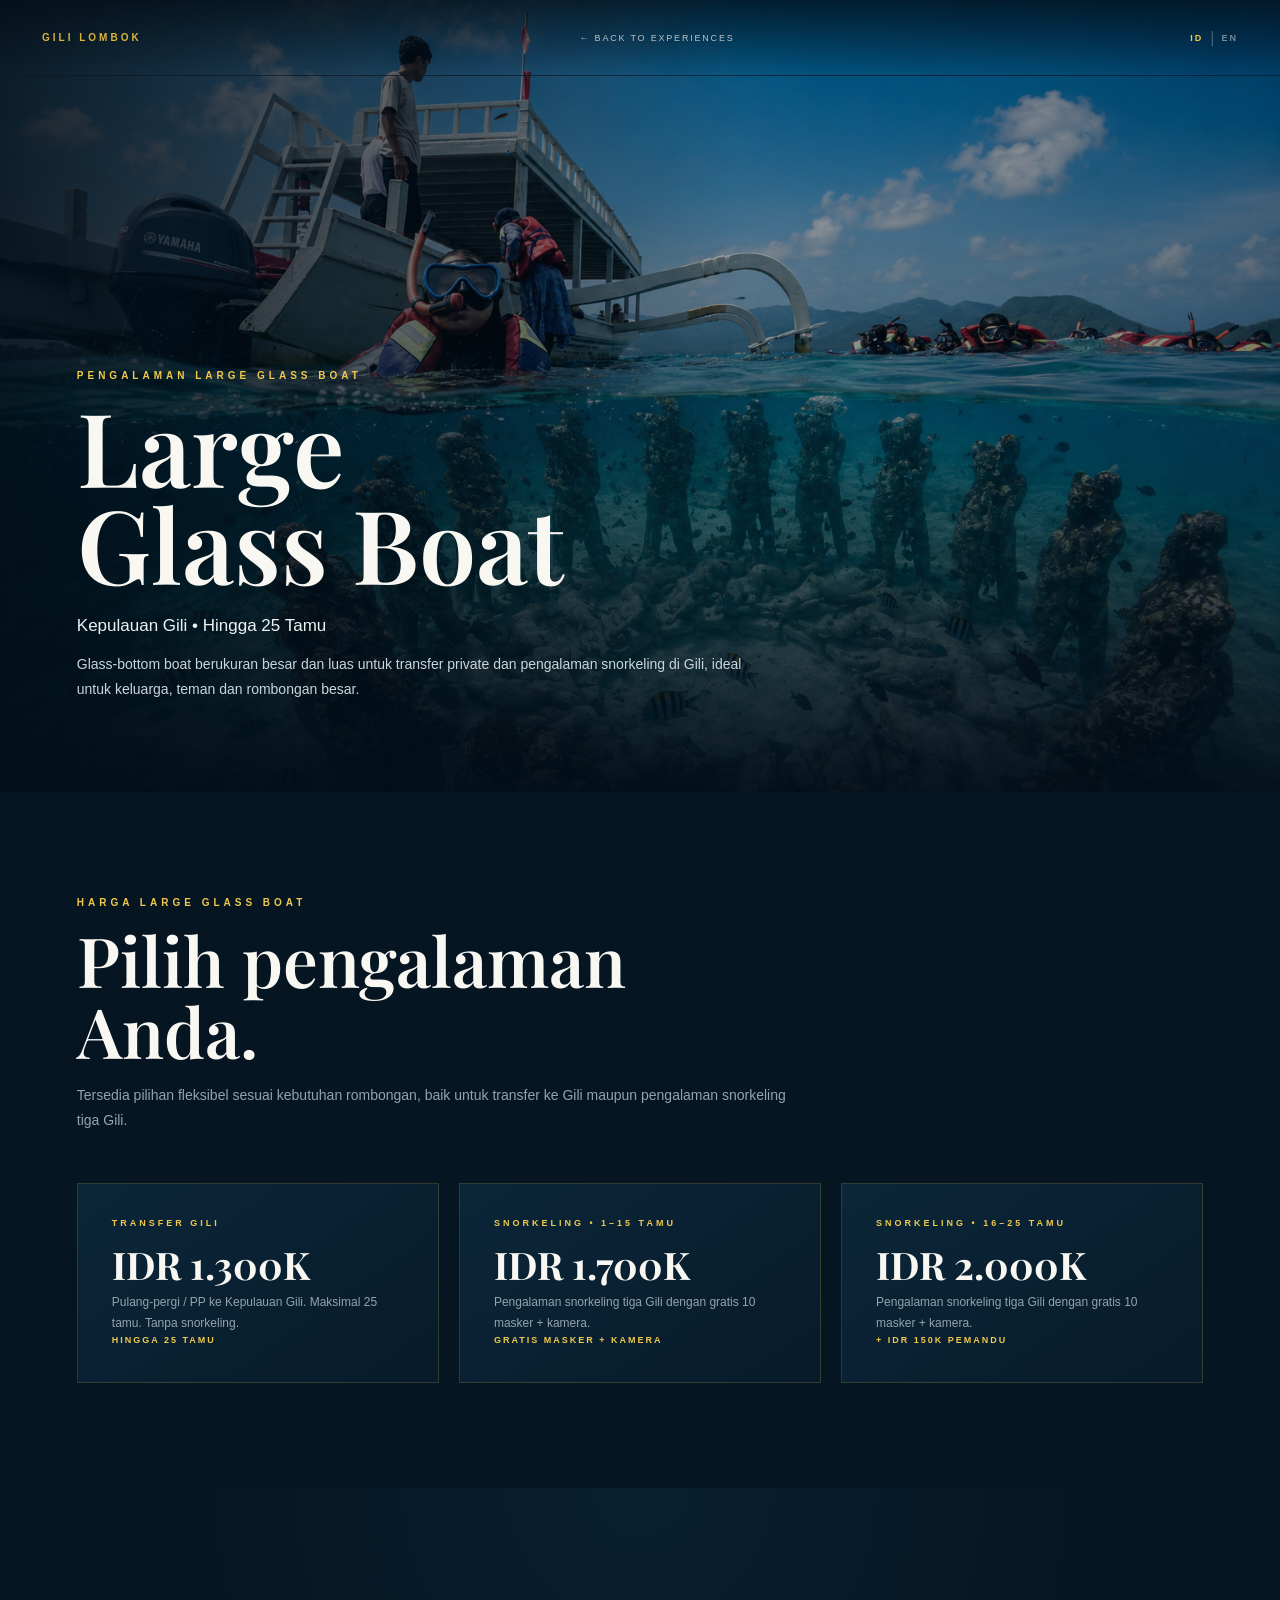
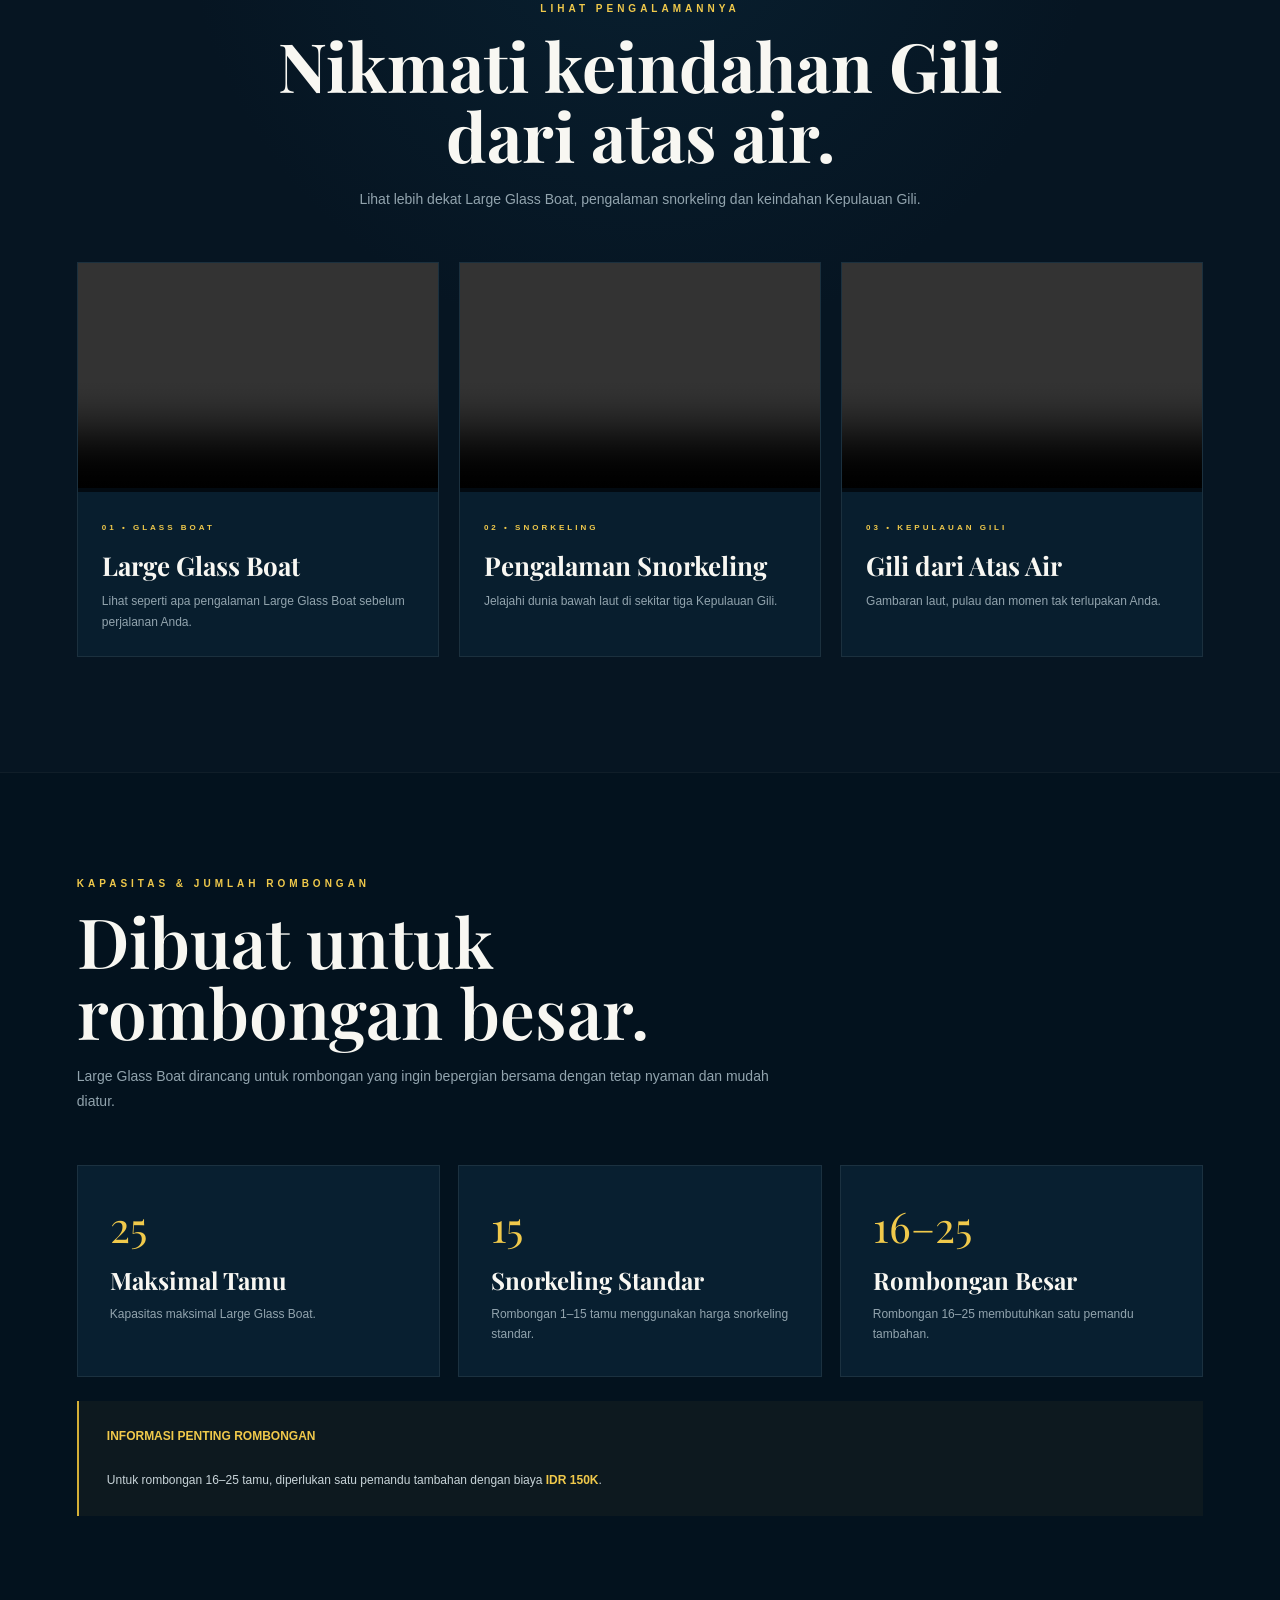
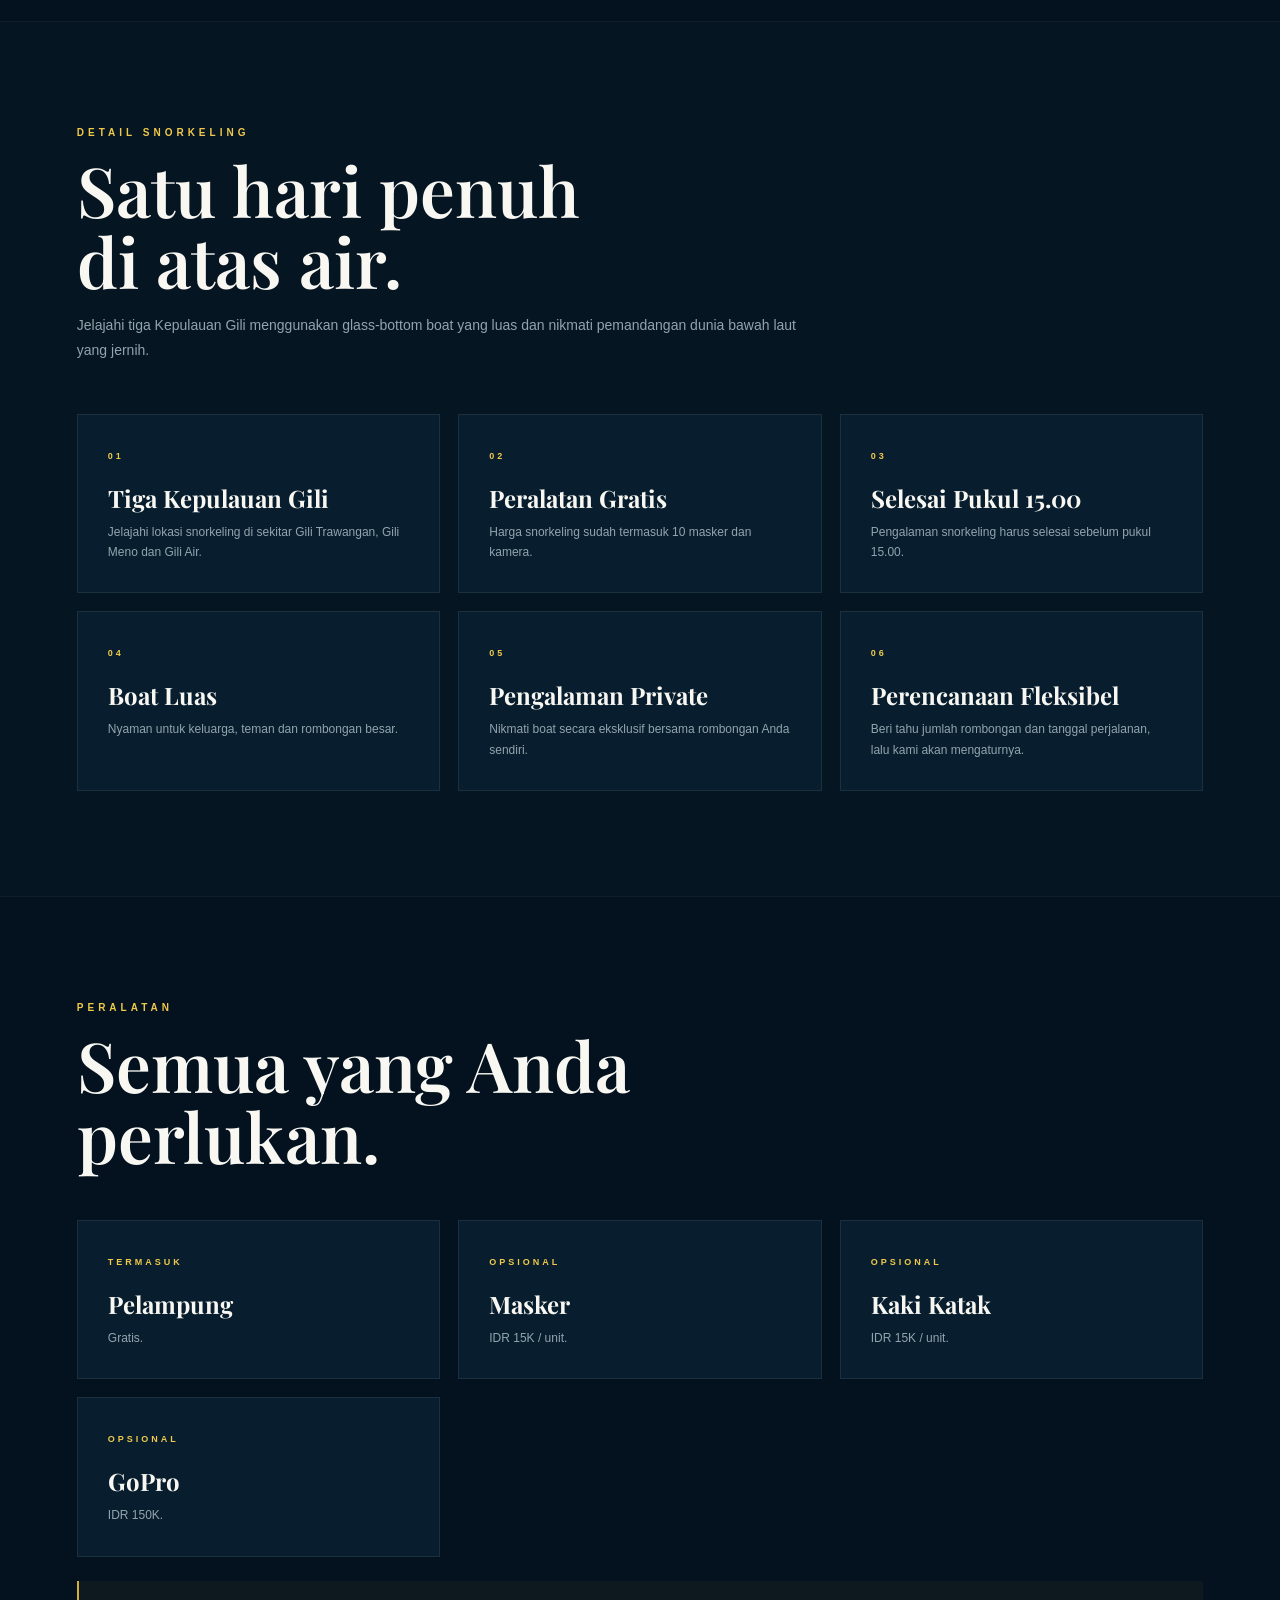
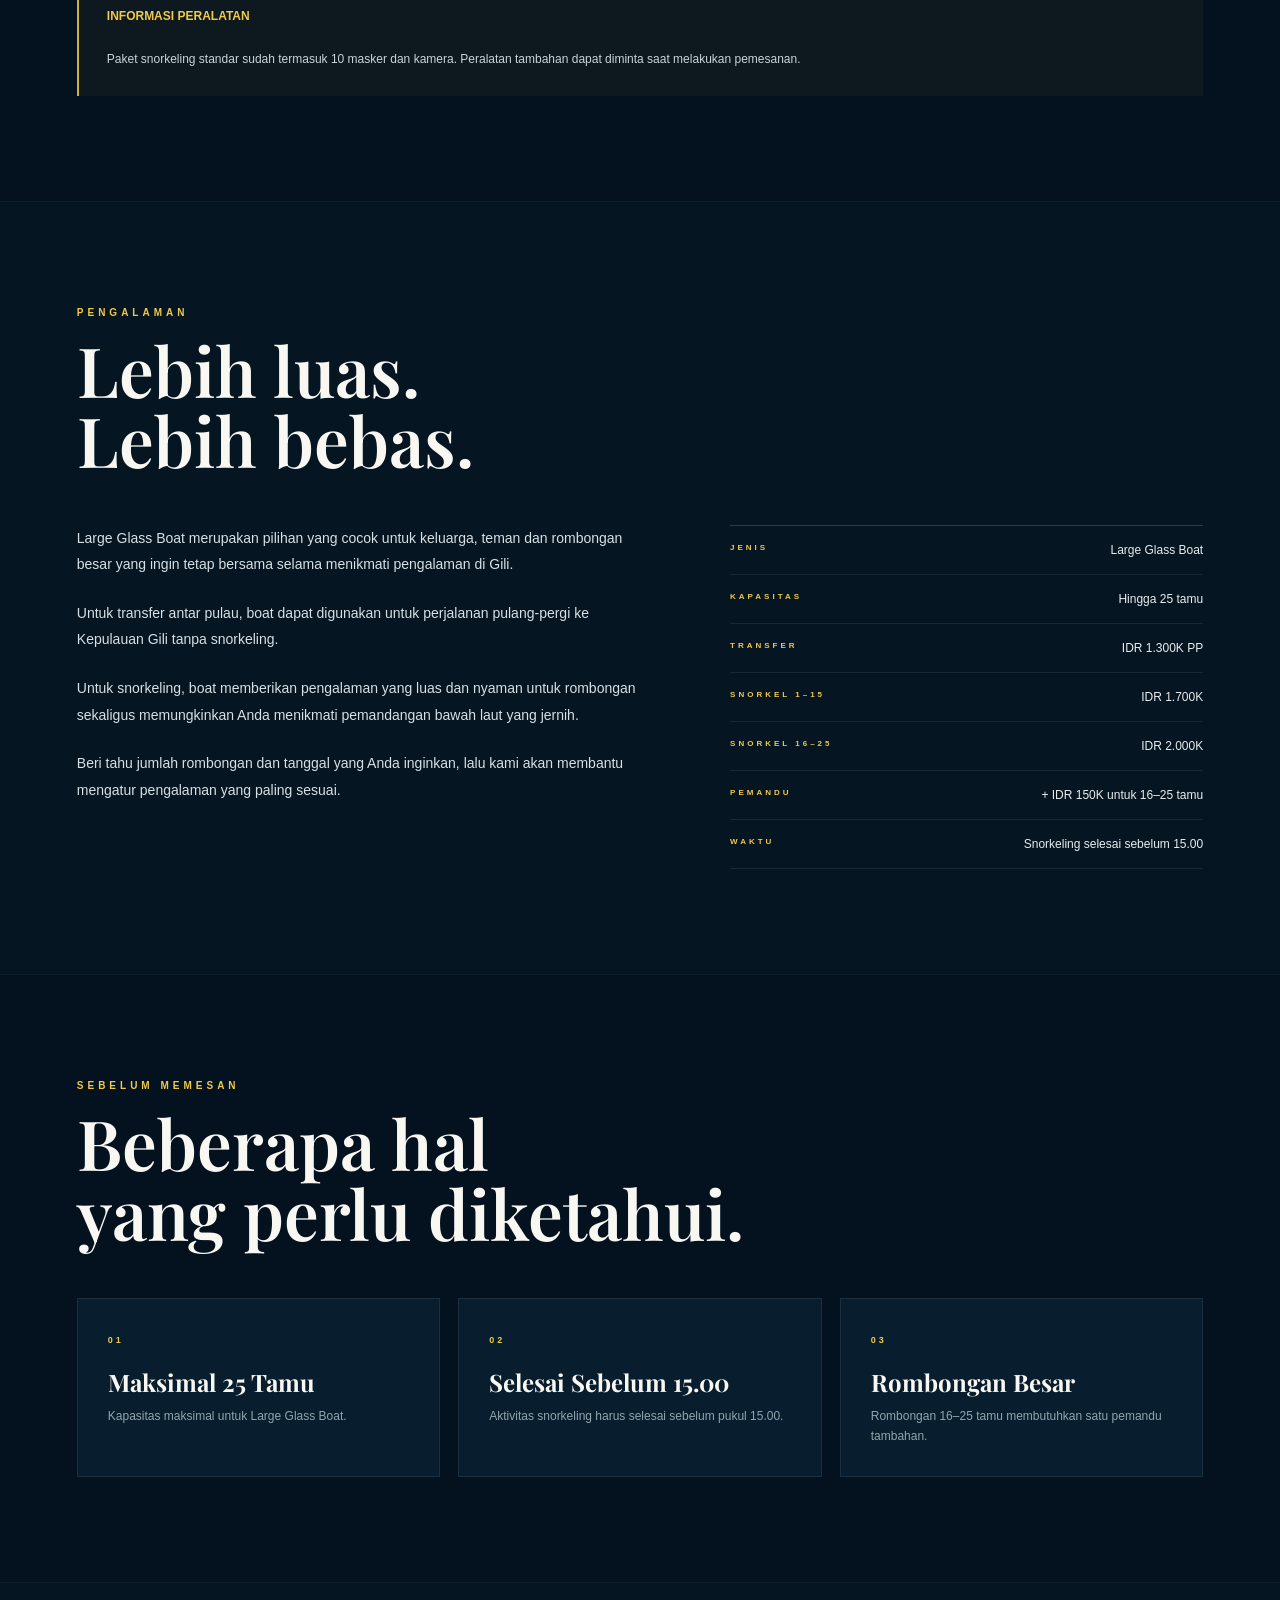
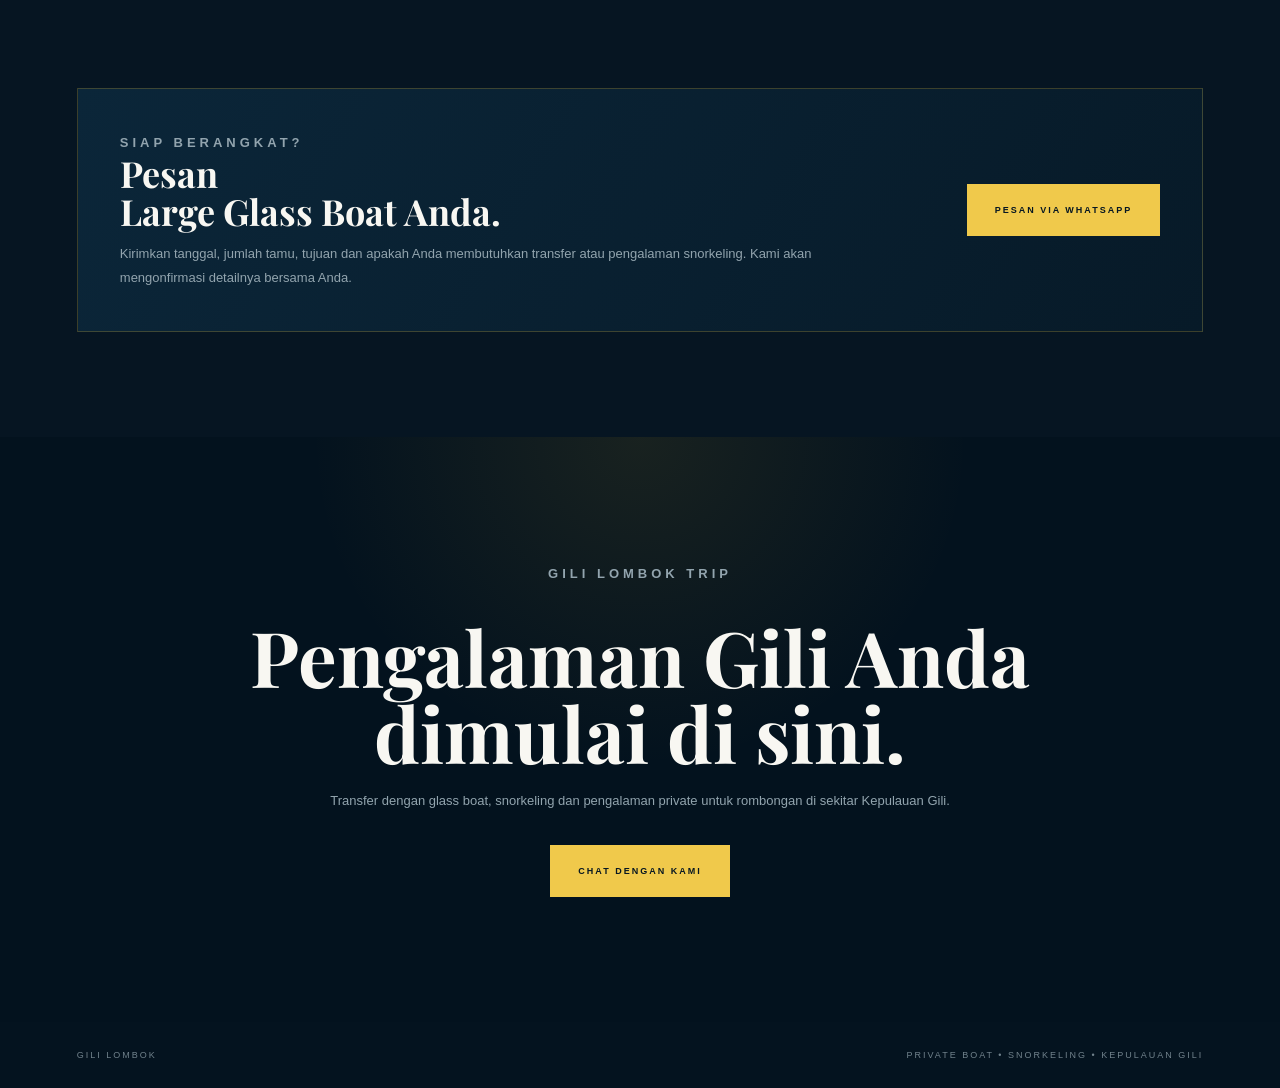
<file: large-glass-boat.html>
<!DOCTYPE html>
<html lang="id">

<head>
    <meta charset="UTF-8">

    <meta
        name="viewport"
        content="width=device-width, initial-scale=1.0"
    >

    <meta
        name="description"
        content="Pengalaman Large Glass Boat di sekitar Kepulauan Gili. Transfer private dan snorkeling untuk rombongan hingga 25 tamu."
    >

    <meta
        name="theme-color"
        content="#061522"
    >

    <title>Large Glass Boat | Gili Lombok Trip</title>

    <link
        rel="preconnect"
        href="https://fonts.googleapis.com"
    >

    <link
        rel="preconnect"
        href="https://fonts.gstatic.com"
        crossorigin
    >

    <link
        href="https://fonts.googleapis.com/css2?family=DM+Sans:wght@400;500;600;700&family=Playfair+Display:wght@500;600;700&display=swap"
        rel="stylesheet"
    >

    <link
        rel="stylesheet"
        href="island-detail.css"
    >

    <style>

        .glass-page {
            background: #061522;
        }

        .glass-hero {
            position: relative;
            min-height: 88vh;
            display: flex;
            align-items: flex-end;
            overflow: hidden;
        }

        .glass-hero-image {
            position: absolute;
            inset: 0;
            width: 100%;
            height: 100%;
            object-fit: cover;
        }

        .glass-hero::after {
            content: "";
            position: absolute;
            inset: 0;

            background:
                linear-gradient(
                    90deg,
                    rgba(2,14,24,.90),
                    rgba(2,14,24,.38) 58%,
                    rgba(2,14,24,.42)
                ),
                linear-gradient(
                    0deg,
                    rgba(2,14,24,.95),
                    transparent 62%
                );
        }

        .glass-hero-content {
            position: relative;
            z-index: 2;
            width: min(1160px,88%);
            margin: 0 auto;
            padding: 170px 0 90px;
        }

        .glass-eyebrow {
            margin: 0 0 16px;
            color: #f0c94b;
            font-size: 10px;
            font-weight: 700;
            letter-spacing: 4px;
            text-transform: uppercase;
        }

        .glass-hero h1 {
            margin: 0;
            max-width: 900px;
            color: #f8f7f2;

            font-family:
                "Playfair Display",
                Georgia,
                serif;

            font-size:
                clamp(58px,8vw,108px);

            line-height: .95;
            font-weight: 600;
        }

        .glass-hero-tag {
            margin: 24px 0 0;
            color: #edf2f3;
            font-size: 17px;
        }

        .glass-hero-text {
            max-width: 680px;
            margin: 16px 0 0;
            color: #c8d6db;
            font-size: 14px;
            line-height: 1.8;
        }

        .glass-section {
            width: min(1160px,88%);
            margin: 0 auto;
            padding: 105px 0;
        }

        .glass-dark {
            width: 100%;
            max-width: none;
            padding-left: 6%;
            padding-right: 6%;
            background: #03121e;

            border-top:
                1px solid rgba(255,255,255,.05);

            border-bottom:
                1px solid rgba(255,255,255,.05);
        }

        .glass-heading {
            max-width: 800px;
            margin-bottom: 50px;
        }

        .glass-heading.center {
            margin-left: auto;
            margin-right: auto;
            text-align: center;
        }

        .glass-heading h2 {
            margin: 0 0 18px;
            color: #f8f7f2;

            font-family:
                "Playfair Display",
                Georgia,
                serif;

            font-size:
                clamp(42px,5.4vw,70px);

            line-height: 1.02;
            font-weight: 600;
        }

        .glass-heading p:last-child {
            max-width: 720px;
            color: #92a4ae;
            font-size: 14px;
            line-height: 1.8;
        }

        .glass-rate-grid {
            display: grid;
            grid-template-columns: repeat(3,1fr);
            gap: 20px;
        }

        .glass-rate-card {
            padding: 34px;

            background:
                linear-gradient(
                    145deg,
                    #0b2639,
                    #071b2a
                );

            border:
                1px solid rgba(216,173,45,.20);

            transition:
                transform .3s ease,
                border-color .3s ease;
        }

        .glass-rate-card:hover {
            transform: translateY(-6px);

            border-color:
                rgba(216,173,45,.55);
        }

        .glass-rate-card span {
            display: block;
            color: #f0c94b;
            font-size: 9px;
            font-weight: 700;
            letter-spacing: 3px;
        }

        .glass-rate-card h3 {
            margin: 18px 0 8px;
            color: #f8f7f2;

            font-family:
                "Playfair Display",
                Georgia,
                serif;

            font-size: 38px;
            line-height: 1;
        }

        .glass-rate-card p {
            margin: 0;
            color: #92a4ae;
            font-size: 12px;
            line-height: 1.7;
        }

        .glass-rate-highlight {
            margin-top: 15px;
            color: #f0c94b !important;
            font-size: 9px !important;
            font-weight: 700 !important;
            letter-spacing: 2px;
            text-transform: uppercase;
        }

        .glass-video-section {
            width: 100%;
            padding: 115px 6%;

            background:
                radial-gradient(
                    circle at 50% 0,
                    rgba(14,55,78,.32),
                    transparent 42%
                ),
                #061522;
        }

        .glass-video-header {
            width: min(820px,100%);
            margin: 0 auto 50px;
            text-align: center;
        }

        .glass-video-header h2 {
            margin: 0 0 18px;
            color: #f8f7f2;

            font-family:
                "Playfair Display",
                Georgia,
                serif;

            font-size:
                clamp(42px,5.4vw,68px);

            line-height: 1.02;
        }

        .glass-video-header p:last-child {
            color: #92a4ae;
            font-size: 14px;
            line-height: 1.8;
        }

        .glass-video-grid {
            width: min(1200px,100%);
            margin: 0 auto;

            display: grid;
            grid-template-columns: repeat(3,1fr);
            gap: 20px;
        }

        .glass-video-card {
            overflow: hidden;
            background: #081e2e;

            border:
                1px solid rgba(255,255,255,.08);

            transition:
                transform .35s ease,
                border-color .35s ease;
        }

        .glass-video-card:hover {
            transform: translateY(-6px);

            border-color:
                rgba(216,173,45,.45);
        }

        .glass-video-frame {
            position: relative;
            background: #020a11;
            aspect-ratio: 16 / 10;
        }

        .glass-video-frame video {
            width: 100%;
            height: 100%;
            object-fit: cover;
        }

        .glass-video-info {
            padding: 24px;
        }

        .glass-video-info span {
            color: #f0c94b;
            font-size: 8px;
            font-weight: 700;
            letter-spacing: 3px;
        }

        .glass-video-info h3 {
            margin: 14px 0 8px;
            color: #f8f7f2;

            font-family:
                "Playfair Display",
                Georgia,
                serif;

            font-size: 26px;
        }

        .glass-video-info p {
            margin: 0;
            color: #92a4ae;
            font-size: 12px;
            line-height: 1.7;
        }

        .glass-info-grid {
            display: grid;
            grid-template-columns: repeat(3,1fr);
            gap: 18px;
        }

        .glass-info-card {
            padding: 32px;
            background: #081f30;

            border:
                1px solid rgba(255,255,255,.08);
        }

        .glass-info-number {
            color: #f0c94b;

            font-family:
                "Playfair Display",
                Georgia,
                serif;

            font-size: 42px;
        }

        .glass-info-card h3 {
            margin: 10px 0 8px;
            color: #f8f7f2;

            font-family:
                "Playfair Display",
                Georgia,
                serif;

            font-size: 24px;
        }

        .glass-info-card p {
            margin: 0;
            color: #92a4ae;
            font-size: 12px;
            line-height: 1.7;
        }

        .glass-note {
            margin-top: 24px;
            padding: 25px 28px;

            border-left:
                2px solid #d4af37;

            background:
                rgba(216,173,45,.045);

            color: #c8d4d9;
            font-size: 12px;
            line-height: 1.8;
        }

        .glass-note strong {
            color: #f0c94b;
        }

        .glass-feature-grid {
            display: grid;
            grid-template-columns: repeat(3,1fr);
            gap: 18px;
        }

        .glass-feature {
            padding: 30px;
            background: #081e2e;

            border:
                1px solid rgba(255,255,255,.08);
        }

        .glass-feature span {
            color: #f0c94b;
            font-size: 9px;
            font-weight: 700;
            letter-spacing: 3px;
        }

        .glass-feature h3 {
            margin: 19px 0 8px;
            color: #f8f7f2;

            font-family:
                "Playfair Display",
                Georgia,
                serif;

            font-size: 24px;
        }

        .glass-feature p {
            margin: 0;
            color: #92a4ae;
            font-size: 12px;
            line-height: 1.7;
        }

        .glass-two-col {
            display: grid;
            grid-template-columns: 1.1fr .9fr;
            gap: 75px;
            align-items: start;
        }

        .glass-story p {
            margin: 0 0 22px;
            color: #d6e0e5;
            font-size: 14px;
            line-height: 1.9;
        }

        .glass-facts {
            border-top:
                1px solid rgba(216,173,45,.25);
        }

        .glass-fact {
            display: grid;
            grid-template-columns: 150px 1fr;
            gap: 20px;
            padding: 17px 0;

            border-bottom:
                1px solid rgba(255,255,255,.08);
        }

        .glass-fact small {
            color: #f0c94b;
            font-size: 8px;
            font-weight: 700;
            letter-spacing: 3px;
        }

        .glass-fact span {
            color: #e7edef;
            font-size: 12px;
            text-align: right;
        }

        .glass-booking {
            display: grid;
            grid-template-columns: 1fr auto;
            gap: 40px;
            align-items: center;
            padding: 42px;

            background:
                linear-gradient(
                    120deg,
                    #0b2639,
                    #071a28
                );

            border:
                1px solid rgba(216,173,45,.25);
        }

        .glass-booking h2 {
            margin: 0 0 12px;
            color: #f8f7f2;

            font-family:
                "Playfair Display",
                Georgia,
                serif;

            font-size: 36px;
            line-height: 1.05;
        }

        .glass-booking p {
            max-width: 720px;
            margin: 0;
            color: #92a4ae;
            font-size: 13px;
            line-height: 1.8;
        }

        .glass-button {
            display: inline-flex;
            align-items: center;
            justify-content: center;

            min-height: 52px;
            padding: 0 28px;

            background: #f0c94b;
            color: #071722;

            font-size: 9px;
            font-weight: 700;
            letter-spacing: 2px;
            text-transform: uppercase;
            white-space: nowrap;

            transition:
                transform .25s ease,
                background .25s ease;
        }

        .glass-button:hover {
            background: #ffffff;
            transform: translateY(-2px);
        }

        .glass-final {
            padding: 125px 20px;
            text-align: center;

            background:
                radial-gradient(
                    circle at 50% 0,
                    rgba(216,173,45,.10),
                    transparent 38%
                ),
                #03121e;
        }

        .glass-final h2 {
            margin: 0 auto 18px;
            color: #f8f7f2;

            font-family:
                "Playfair Display",
                Georgia,
                serif;

            font-size:
                clamp(46px,6vw,82px);

            line-height: 1;
        }

        .glass-final p {
            max-width: 650px;
            margin: 0 auto 32px;
            color: #92a4ae;
            font-size: 13px;
            line-height: 1.8;
        }

        .glass-footer {
            display: flex;
            justify-content: space-between;
            gap: 20px;
            padding: 28px 6vw;

            background: #04131f;
            color: #71828c;
            font-size: 9px;
            letter-spacing: 2px;
        }

        /* LANGUAGE SWITCH */

        .language-switch {
            display: inline-flex;
            align-items: center;
            gap: 7px;
            margin-left: 18px;
            white-space: nowrap;
        }

        .language-switch button {
            border: 0;
            background: transparent;
            color: rgba(255,255,255,.45);
            cursor: pointer;
            padding: 0;
            font-size: 9px;
            font-weight: 700;
            letter-spacing: 2px;
        }

        .language-switch button.active {
            color: #f0c94b;
        }

        .language-switch span {
            color: rgba(255,255,255,.25);
        }

        @media (max-width: 950px) {

            .glass-rate-grid,
            .glass-video-grid,
            .glass-info-grid,
            .glass-feature-grid {
                grid-template-columns: 1fr 1fr;
            }

            .glass-two-col {
                grid-template-columns: 1fr;
                gap: 40px;
            }

            .glass-booking {
                grid-template-columns: 1fr;
            }

        }

        @media (max-width: 650px) {

            .detail-nav {
                height: 68px;
                padding: 0 5vw;
            }

            .back-link {
                font-size: 8px;
            }

            .language-switch {
                margin-left: 8px;
                gap: 5px;
            }

            .language-switch button {
                font-size: 8px;
            }

            .glass-hero-content {
                padding: 145px 0 65px;
            }

            .glass-hero h1 {
                font-size: 56px;
            }

            .glass-section {
                padding: 78px 0;
            }

            .glass-dark {
                padding-left: 5%;
                padding-right: 5%;
            }

            .glass-rate-grid,
            .glass-video-grid,
            .glass-info-grid,
            .glass-feature-grid {
                grid-template-columns: 1fr;
            }

            .glass-video-section {
                padding: 80px 5%;
            }

            .glass-booking {
                padding: 28px;
            }

            .glass-button {
                width: 100%;
            }

            .glass-fact {
                grid-template-columns: 115px 1fr;
            }

            .glass-fact span {
                font-size: 11px;
            }

            .glass-final {
                padding: 90px 20px;
            }

            .glass-footer {
                flex-direction: column;
            }

        }

    </style>

</head>

<body class="glass-page">

    <!-- NAVIGATION -->

    <nav class="detail-nav">

        <a
            href="index.html"
            class="detail-logo"
        >
            GILI LOMBOK
        </a>

        <a
            href="index.html#trips"
            class="back-link"
        >
            ← BACK TO EXPERIENCES
        </a>

        <div class="language-switch">

            <button
                id="idBtn"
                class="active"
                onclick="setLanguage('id')"
            >
                ID
            </button>

            <span>|</span>

            <button
                id="enBtn"
                onclick="setLanguage('en')"
            >
                EN
            </button>

        </div>

    </nav>

    <!-- HERO -->

    <header class="glass-hero">

        <img
            src="glassboat.jpg"
            alt="Large Glass Boat di Kepulauan Gili"
            class="glass-hero-image"
        >

        <div class="glass-hero-content">

            <p class="glass-eyebrow">
                PENGALAMAN LARGE GLASS BOAT
            </p>

            <h1>
                Large<br>
                Glass Boat
            </h1>

            <p class="glass-hero-tag">
                Kepulauan Gili • Hingga 25 Tamu
            </p>

            <p class="glass-hero-text">
                Glass-bottom boat berukuran besar dan luas untuk
                transfer private dan pengalaman snorkeling di Gili,
                ideal untuk keluarga, teman dan rombongan besar.
            </p>

        </div>

    </header>
        <!-- PRICING -->

    <section class="glass-section">

        <div class="glass-heading">

            <p class="glass-eyebrow">
                HARGA LARGE GLASS BOAT
            </p>

            <h2>
                Pilih pengalaman<br>
                Anda.
            </h2>

            <p>
                Tersedia pilihan fleksibel sesuai kebutuhan
                rombongan, baik untuk transfer ke Gili maupun
                pengalaman snorkeling tiga Gili.
            </p>

        </div>


        <div class="glass-rate-grid">

            <article class="glass-rate-card">

                <span>
                    TRANSFER GILI
                </span>

                <h3>
                    IDR 1.300K
                </h3>

                <p>
                    Pulang-pergi / PP ke Kepulauan Gili.
                    Maksimal 25 tamu.
                    Tanpa snorkeling.
                </p>

                <p class="glass-rate-highlight">
                    HINGGA 25 TAMU
                </p>

            </article>


            <article class="glass-rate-card">

                <span>
                    SNORKELING • 1–15 TAMU
                </span>

                <h3>
                    IDR 1.700K
                </h3>

                <p>
                    Pengalaman snorkeling tiga Gili
                    dengan gratis 10 masker + kamera.
                </p>

                <p class="glass-rate-highlight">
                    GRATIS MASKER + KAMERA
                </p>

            </article>


            <article class="glass-rate-card">

                <span>
                    SNORKELING • 16–25 TAMU
                </span>

                <h3>
                    IDR 2.000K
                </h3>

                <p>
                    Pengalaman snorkeling tiga Gili
                    dengan gratis 10 masker + kamera.
                </p>

                <p class="glass-rate-highlight">
                    + IDR 150K PEMANDU
                </p>

            </article>

        </div>

    </section>


    <!-- VIDEO SECTION -->

    <section class="glass-video-section">

        <div class="glass-video-header">

            <p class="glass-eyebrow">
                LIHAT PENGALAMANNYA
            </p>

            <h2>
                Nikmati keindahan Gili<br>
                dari atas air.
            </h2>

            <p>
                Lihat lebih dekat Large Glass Boat,
                pengalaman snorkeling dan keindahan
                Kepulauan Gili.
            </p>

        </div>


        <div class="glass-video-grid">


            <!-- VIDEO 01 -->

            <article class="glass-video-card">

                <div class="glass-video-frame">

                    <video
                        controls
                        playsinline
                        preload="metadata"
                    >

                        <source
                            src="large-glass-boat-video.mp4"
                            type="video/mp4"
                        >

                        Browser Anda tidak mendukung video.

                    </video>

                </div>

                <div class="glass-video-info">

                    <span>
                        01 • GLASS BOAT
                    </span>

                    <h3>
                        Large Glass Boat
                    </h3>

                    <p>
                        Lihat seperti apa pengalaman
                        Large Glass Boat sebelum perjalanan Anda.
                    </p>

                </div>

            </article>


            <!-- VIDEO 02 -->

            <article class="glass-video-card">

                <div class="glass-video-frame">

                    <video
                        controls
                        playsinline
                        preload="metadata"
                    >

                        <source
                            src="glassboat-snorkeling.mp4"
                            type="video/mp4"
                        >

                        Browser Anda tidak mendukung video.

                    </video>

                </div>

                <div class="glass-video-info">

                    <span>
                        02 • SNORKELING
                    </span>

                    <h3>
                        Pengalaman Snorkeling
                    </h3>

                    <p>
                        Jelajahi dunia bawah laut
                        di sekitar tiga Kepulauan Gili.
                    </p>

                </div>

            </article>


            <!-- VIDEO 03 -->

            <article class="glass-video-card">

                <div class="glass-video-frame">

                    <video
                        controls
                        playsinline
                        preload="metadata"
                    >

                        <source
                            src="gili-islands-video.mp4"
                            type="video/mp4"
                        >

                        Browser Anda tidak mendukung video.

                    </video>

                </div>

                <div class="glass-video-info">

                    <span>
                        03 • KEPULAUAN GILI
                    </span>

                    <h3>
                        Gili dari Atas Air
                    </h3>

                    <p>
                        Gambaran laut, pulau dan
                        momen tak terlupakan Anda.
                    </p>

                </div>

            </article>


        </div>

    </section>


    <!-- CAPACITY -->

    <section class="glass-section glass-dark">

        <div class="glass-heading">

            <p class="glass-eyebrow">
                KAPASITAS & JUMLAH ROMBONGAN
            </p>

            <h2>
                Dibuat untuk<br>
                rombongan besar.
            </h2>

            <p>
                Large Glass Boat dirancang untuk rombongan
                yang ingin bepergian bersama dengan tetap
                nyaman dan mudah diatur.
            </p>

        </div>


        <div class="glass-info-grid">

            <article class="glass-info-card">

                <div class="glass-info-number">
                    25
                </div>

                <h3>
                    Maksimal Tamu
                </h3>

                <p>
                    Kapasitas maksimal Large Glass Boat.
                </p>

            </article>


            <article class="glass-info-card">

                <div class="glass-info-number">
                    15
                </div>

                <h3>
                    Snorkeling Standar
                </h3>

                <p>
                    Rombongan 1–15 tamu menggunakan
                    harga snorkeling standar.
                </p>

            </article>


            <article class="glass-info-card">

                <div class="glass-info-number">
                    16–25
                </div>

                <h3>
                    Rombongan Besar
                </h3>

                <p>
                    Rombongan 16–25 membutuhkan
                    satu pemandu tambahan.
                </p>

            </article>

        </div>


        <div class="glass-note">

            <strong>
                INFORMASI PENTING ROMBONGAN
            </strong>

            <br><br>

            Untuk rombongan 16–25 tamu,
            diperlukan satu pemandu tambahan
            dengan biaya <strong>IDR 150K</strong>.

        </div>

    </section>
        <!-- SNORKELING -->

    <section class="glass-section">

        <div class="glass-heading">

            <p class="glass-eyebrow">
                DETAIL SNORKELING
            </p>

            <h2>
                Satu hari penuh<br>
                di atas air.
            </h2>

            <p>
                Jelajahi tiga Kepulauan Gili menggunakan
                glass-bottom boat yang luas dan nikmati
                pemandangan dunia bawah laut yang jernih.
            </p>

        </div>


        <div class="glass-feature-grid">


            <article class="glass-feature">

                <span>
                    01
                </span>

                <h3>
                    Tiga Kepulauan Gili
                </h3>

                <p>
                    Jelajahi lokasi snorkeling di sekitar
                    Gili Trawangan, Gili Meno dan Gili Air.
                </p>

            </article>


            <article class="glass-feature">

                <span>
                    02
                </span>

                <h3>
                    Peralatan Gratis
                </h3>

                <p>
                    Harga snorkeling sudah termasuk
                    10 masker dan kamera.
                </p>

            </article>


            <article class="glass-feature">

                <span>
                    03
                </span>

                <h3>
                    Selesai Pukul 15.00
                </h3>

                <p>
                    Pengalaman snorkeling harus
                    selesai sebelum pukul 15.00.
                </p>

            </article>


            <article class="glass-feature">

                <span>
                    04
                </span>

                <h3>
                    Boat Luas
                </h3>

                <p>
                    Nyaman untuk keluarga,
                    teman dan rombongan besar.
                </p>

            </article>


            <article class="glass-feature">

                <span>
                    05
                </span>

                <h3>
                    Pengalaman Private
                </h3>

                <p>
                    Nikmati boat secara eksklusif
                    bersama rombongan Anda sendiri.
                </p>

            </article>


            <article class="glass-feature">

                <span>
                    06
                </span>

                <h3>
                    Perencanaan Fleksibel
                </h3>

                <p>
                    Beri tahu jumlah rombongan dan tanggal
                    perjalanan, lalu kami akan mengaturnya.
                </p>

            </article>


        </div>

    </section>


    <!-- EQUIPMENT -->

    <section class="glass-section glass-dark">

        <div class="glass-heading">

            <p class="glass-eyebrow">
                PERALATAN
            </p>

            <h2>
                Semua yang Anda<br>
                perlukan.
            </h2>

        </div>


        <div class="glass-feature-grid">


            <article class="glass-feature">

                <span>
                    TERMASUK
                </span>

                <h3>
                    Pelampung
                </h3>

                <p>
                    Gratis.
                </p>

            </article>


            <article class="glass-feature">

                <span>
                    OPSIONAL
                </span>

                <h3>
                    Masker
                </h3>

                <p>
                    IDR 15K / unit.
                </p>

            </article>


            <article class="glass-feature">

                <span>
                    OPSIONAL
                </span>

                <h3>
                    Kaki Katak
                </h3>

                <p>
                    IDR 15K / unit.
                </p>

            </article>


            <article class="glass-feature">

                <span>
                    OPSIONAL
                </span>

                <h3>
                    GoPro
                </h3>

                <p>
                    IDR 150K.
                </p>

            </article>


        </div>


        <div class="glass-note">

            <strong>
                INFORMASI PERALATAN
            </strong>

            <br><br>

            Paket snorkeling standar sudah termasuk
            10 masker dan kamera. Peralatan tambahan
            dapat diminta saat melakukan pemesanan.

        </div>

    </section>


    <!-- EXPERIENCE -->

    <section class="glass-section">

        <div class="glass-heading">

            <p class="glass-eyebrow">
                PENGALAMAN
            </p>

            <h2>
                Lebih luas.<br>
                Lebih bebas.
            </h2>

        </div>


        <div class="glass-two-col">


            <div class="glass-story">

                <p>
                    Large Glass Boat merupakan pilihan yang cocok
                    untuk keluarga, teman dan rombongan besar yang
                    ingin tetap bersama selama menikmati pengalaman
                    di Gili.
                </p>

                <p>
                    Untuk transfer antar pulau, boat dapat digunakan
                    untuk perjalanan pulang-pergi ke Kepulauan Gili
                    tanpa snorkeling.
                </p>

                <p>
                    Untuk snorkeling, boat memberikan pengalaman
                    yang luas dan nyaman untuk rombongan sekaligus
                    memungkinkan Anda menikmati pemandangan
                    bawah laut yang jernih.
                </p>

                <p>
                    Beri tahu jumlah rombongan dan tanggal yang
                    Anda inginkan, lalu kami akan membantu mengatur
                    pengalaman yang paling sesuai.
                </p>

            </div>


            <div class="glass-facts">

                <div class="glass-fact">
                    <small>JENIS</small>
                    <span>Large Glass Boat</span>
                </div>

                <div class="glass-fact">
                    <small>KAPASITAS</small>
                    <span>Hingga 25 tamu</span>
                </div>

                <div class="glass-fact">
                    <small>TRANSFER</small>
                    <span>IDR 1.300K PP</span>
                </div>

                <div class="glass-fact">
                    <small>SNORKEL 1–15</small>
                    <span>IDR 1.700K</span>
                </div>

                <div class="glass-fact">
                    <small>SNORKEL 16–25</small>
                    <span>IDR 2.000K</span>
                </div>

                <div class="glass-fact">
                    <small>PEMANDU</small>
                    <span>+ IDR 150K untuk 16–25 tamu</span>
                </div>

                <div class="glass-fact">
                    <small>WAKTU</small>
                    <span>Snorkeling selesai sebelum 15.00</span>
                </div>

            </div>

        </div>

    </section>
        <!-- BEFORE YOU BOOK -->

    <section class="glass-section glass-dark">

        <div class="glass-heading">

            <p class="glass-eyebrow">
                SEBELUM MEMESAN
            </p>

            <h2>
                Beberapa hal<br>
                yang perlu diketahui.
            </h2>

        </div>


        <div class="glass-feature-grid">

            <article class="glass-feature">

                <span>
                    01
                </span>

                <h3>
                    Maksimal 25 Tamu
                </h3>

                <p>
                    Kapasitas maksimal untuk
                    Large Glass Boat.
                </p>

            </article>


            <article class="glass-feature">

                <span>
                    02
                </span>

                <h3>
                    Selesai Sebelum 15.00
                </h3>

                <p>
                    Aktivitas snorkeling harus
                    selesai sebelum pukul 15.00.
                </p>

            </article>


            <article class="glass-feature">

                <span>
                    03
                </span>

                <h3>
                    Rombongan Besar
                </h3>

                <p>
                    Rombongan 16–25 tamu membutuhkan
                    satu pemandu tambahan.
                </p>

            </article>

        </div>

    </section>


    <!-- BOOKING -->

    <section class="glass-section">

        <div class="glass-booking">

            <div>

                <p class="glass-eyebrow">
                    SIAP BERANGKAT?
                </p>

                <h2>
                    Pesan<br>
                    Large Glass Boat Anda.
                </h2>

                <p>
                    Kirimkan tanggal, jumlah tamu, tujuan
                    dan apakah Anda membutuhkan transfer
                    atau pengalaman snorkeling. Kami akan
                    mengonfirmasi detailnya bersama Anda.
                </p>

            </div>


            <a
                href="https://wa.me/6287754650609?text=Halo%20Gili%20Lombok%20Trip%2C%20saya%20ingin%20memesan%20Large%20Glass%20Boat"
                class="glass-button"
                target="_blank"
                rel="noopener noreferrer"
            >
                PESAN VIA WHATSAPP
            </a>

        </div>

    </section>


    <!-- FINAL CTA -->

    <section class="glass-final">

        <p class="glass-eyebrow">
            GILI LOMBOK TRIP
        </p>

        <h2>
            Pengalaman Gili Anda<br>
            dimulai di sini.
        </h2>

        <p>
            Transfer dengan glass boat, snorkeling
            dan pengalaman private untuk rombongan
            di sekitar Kepulauan Gili.
        </p>

        <a
            href="https://wa.me/6287754650609?text=Halo%20Gili%20Lombok%20Trip%2C%20saya%20ingin%20bertanya%20tentang%20Large%20Glass%20Boat"
            class="glass-button"
            target="_blank"
            rel="noopener noreferrer"
        >
            CHAT DENGAN KAMI
        </a>

    </section>


    <!-- FOOTER -->

    <footer class="glass-footer">

        <span>
            GILI LOMBOK
        </span>

        <span>
            PRIVATE BOAT • SNORKELING • KEPULAUAN GILI
        </span>

    </footer>

<script>
function setLanguage(lang) {

    if (lang === "id") {
        location.reload();
        return;
    }

    const translations = {

        /* NAVIGATION */
        "← KEMBALI KE PENGALAMAN": "← BACK TO EXPERIENCES",

        /* HERO */
        "PENGALAMAN LARGE GLASS BOAT": "LARGE GLASS BOAT EXPERIENCE",
        "Kepulauan Gili • Hingga 25 Tamu": "Gili Islands • Up to 25 Guests",
        "Glass-bottom boat berukuran besar dan luas untuk transfer private dan pengalaman snorkeling di Gili, ideal untuk keluarga, teman dan rombongan besar.":
        "A spacious glass-bottom boat for private transfers and snorkeling experiences around the Gili Islands, ideal for families, friends and large groups.",

        /* PRICING */
        "HARGA LARGE GLASS BOAT": "LARGE GLASS BOAT PRICING",
        "Pilih pengalaman\nAnda.": "Choose your experience.",
        "Tersedia pilihan fleksibel sesuai kebutuhan rombongan, baik untuk transfer ke Gili maupun pengalaman snorkeling tiga Gili.":
        "Flexible options are available for your group, whether you need a transfer to the Gili Islands or a three-island snorkeling experience.",

        "TRANSFER GILI": "GILI TRANSFER",
        "HINGGA 25 TAMU": "UP TO 25 GUESTS",
        "SNORKELING • 1–15 TAMU": "SNORKELING • 1–15 GUESTS",
        "SNORKELING • 16–25 TAMU": "SNORKELING • 16–25 GUESTS",
        "GRATIS MASKER + KAMERA": "FREE MASKS + CAMERA",
        "+ IDR 150K PEMANDU": "+ IDR 150K GUIDE",

        /* VIDEO */
        "LIHAT PENGALAMANNYA": "SEE THE EXPERIENCE",
        "Nikmati keindahan Gili\ndari atas air.": "Experience the beauty of the Gili Islands\nfrom the water.",
        "Lihat lebih dekat Large Glass Boat, pengalaman snorkeling dan keindahan Kepulauan Gili.":
        "Take a closer look at the Large Glass Boat, snorkeling experience and the beauty of the Gili Islands.",

        "Pengalaman Snorkeling": "Snorkeling Experience",
        "Gili dari Atas Air": "The Gili Islands from the Water",
        "Lihat seperti apa pengalaman Large Glass Boat sebelum perjalanan Anda.":
        "See what the Large Glass Boat experience is like before your journey.",
        "Jelajahi dunia bawah laut di sekitar tiga Kepulauan Gili.":
        "Explore the underwater world around the three Gili Islands.",
        "Gambaran laut, pulau dan momen tak terlupakan Anda.":
        "A glimpse of the sea, islands and your unforgettable moments.",

        /* CAPACITY */
        "KAPASITAS & JUMLAH ROMBONGAN": "GROUP SIZE & CAPACITY",
        "Dibuat untuk\nrombongan besar.": "Designed for\nlarge groups.",
        "Large Glass Boat dirancang untuk rombongan yang ingin bepergian bersama dengan tetap nyaman dan mudah diatur.":
        "The Large Glass Boat is designed for groups who want to travel together in comfort.",

        "Maksimal Tamu": "Maximum Guests",
        "Snorkeling Standar": "Standard Snorkeling",
        "Rombongan Besar": "Large Group",
        "Kapasitas maksimal Large Glass Boat.": "Maximum capacity of the Large Glass Boat.",
        "Rombongan 1–15 tamu menggunakan harga snorkeling standar.":
        "Groups of 1–15 guests use the standard snorkeling rate.",
        "Rombongan 16–25 membutuhkan satu pemandu tambahan.":
        "Groups of 16–25 guests require one additional guide.",

        "INFORMASI PENTING ROMBONGAN": "IMPORTANT GROUP INFORMATION",

        /* SNORKELING */
        "DETAIL SNORKELING": "SNORKELING DETAILS",
        "Satu hari penuh\ndi atas air.": "A full day\non the water.",
        "Jelajahi tiga Kepulauan Gili menggunakan glass-bottom boat yang luas dan nikmati pemandangan dunia bawah laut yang jernih.":
        "Explore the three Gili Islands aboard a spacious glass-bottom boat and enjoy the clear underwater world.",

        "Tiga Kepulauan Gili": "Three Gili Islands",
        "Peralatan Gratis": "Free Equipment",
        "Selesai Pukul 15.00": "Ends at 3:00 PM",
        "Boat Luas": "Spacious Boat",
        "Pengalaman Private": "Private Experience",
        "Perencanaan Fleksibel": "Flexible Planning",

        "Jelajahi lokasi snorkeling di sekitar Gili Trawangan, Gili Meno dan Gili Air.":
        "Explore snorkeling locations around Gili Trawangan, Gili Meno and Gili Air.",
        "Harga snorkeling sudah termasuk 10 masker dan kamera.":
        "The snorkeling package includes 10 masks and a camera.",
        "Pengalaman snorkeling harus selesai sebelum pukul 15.00.":
        "The snorkeling experience must finish before 3:00 PM.",
        "Nyaman untuk keluarga, teman dan rombongan besar.":
        "Comfortable for families, friends and large groups.",
        "Nikmati boat secara eksklusif bersama rombongan Anda sendiri.":
        "Enjoy the boat exclusively with your own group.",
        "Beri tahu jumlah rombongan dan tanggal perjalanan, lalu kami akan mengaturnya.":
        "Tell us your group size and travel date, and we will arrange it for you.",

        /* EQUIPMENT */
        "PERALATAN": "EQUIPMENT",
        "Semua yang Anda\nperlukan.": "Everything you\nneed.",
        "TERM ASUK": "INCLUDED",
        "TERMASUK": "INCLUDED",
        "OPSIONAL": "OPTIONAL",
        "Pelampung": "Life Jacket",
        "Gratis.": "Free.",
        "Masker": "Mask",
        "Kaki Katak": "Fins",
        "INFORMASI PERALATAN": "EQUIPMENT INFORMATION",
        "Paket snorkeling standar sudah termasuk 10 masker dan kamera. Peralatan tambahan dapat diminta saat melakukan pemesanan.":
        "The standard snorkeling package includes 10 masks and a camera. Additional equipment can be requested when booking.",

        /* EXPERIENCE */
        "PENGALAMAN": "EXPERIENCE",
        "Lebih luas.\nLebih bebas.": "More space.\nMore freedom.",

        "JENIS": "TYPE",
        "KAPASITAS": "CAPACITY",
        "TRANSFER": "TRANSFER",
        "PEMANDU": "GUIDE",
        "WAKTU": "TIME",
        "Hingga 25 tamu": "Up to 25 guests",
        "Snorkeling selesai sebelum 15.00": "Snorkeling ends before 3:00 PM",
        "+ IDR 150K untuk 16–25 tamu": "+ IDR 150K for 16–25 guests",

        /* BEFORE BOOKING */
        "SEBELUM MEMESAN": "BEFORE YOU BOOK",
        "Beberapa hal\nyang perlu diketahui.": "A few things\nyou should know.",
        "Maksimal 25 Tamu": "Maximum 25 Guests",
        "Selesai Sebelum 15.00": "Ends Before 3:00 PM",
        "Aktivitas snorkeling harus selesai sebelum pukul 15.00.":
        "Snorkeling must finish before 3:00 PM.",

        /* BOOKING */
        "SIAP BERANGKAT?": "READY TO GO?",
        "Pesan\nLarge Glass Boat Anda.": "Book\nYour Large Glass Boat.",
        "Kirimkan tanggal, jumlah tamu, tujuan dan apakah Anda membutuhkan transfer atau pengalaman snorkeling. Kami akan mengonfirmasi detailnya bersama Anda.":
        "Send us your date, number of guests, destination and whether you need a transfer or snorkeling experience. We will confirm the details with you.",
        "PESAN VIA WHATSAPP": "BOOK VIA WHATSAPP",

        /* FINAL */
        "Pengalaman Gili Anda\ndimulai di sini.": "Your Gili Experience\nstarts here.",
        "Transfer dengan glass boat, snorkeling dan pengalaman private untuk rombongan di sekitar Kepulauan Gili.":
        "Glass boat transfers, snorkeling and private experiences for groups around the Gili Islands.",
        "CHAT DENGAN KAMI": "CHAT WITH US",

        /* FOOTER */
        "PRIVATE BOAT • SNORKELING • KEPULAUAN GILI":
        "PRIVATE BOAT • SNORKELING • GILI ISLANDS"
    };


    /* ==========================================
       TRANSLATE ELEMENTS
    ========================================== */

    document.querySelectorAll("body *").forEach(function(el) {

        if (el.children.length > 0) return;

        let text = el.textContent
            .replace(/\s+/g, " ")
            .trim();

        for (const [indo, english] of Object.entries(translations)) {

            const cleanIndo = indo
                .replace(/\n/g, " ")
                .replace(/\s+/g, " ")
                .trim();

            if (text === cleanIndo) {

                if (english.includes("\n")) {

                    const parts = english.split("\n");

                    el.innerHTML =
                        parts[0] + "<br>" + parts[1];

                } else {

                    el.textContent = english;

                }

                break;
            }
        }
    });


    /* ==========================================
       TRANSLATE HEADINGS WITH <BR>
    ========================================== */

    document.querySelectorAll("h1, h2, h3, p").forEach(function(el) {

        const text = el.innerText
            .replace(/\s+/g, " ")
            .trim();

        for (const [indo, english] of Object.entries(translations)) {

            const cleanIndo = indo
                .replace(/\n/g, " ")
                .replace(/\s+/g, " ")
                .trim();

            if (text === cleanIndo) {

                if (english.includes("\n")) {

                    const parts = english.split("\n");

                    el.innerHTML =
                        parts[0] + "<br>" + parts[1];

                } else {

                    el.textContent = english;
                }

                break;
            }
        }
    });
}
document.addEventListener("DOMContentLoaded", function () {

    document.querySelectorAll("*").forEach(function (el) {

        const text = el.textContent.trim();

        if (text === "EN") {

            el.style.cursor = "pointer";

            el.addEventListener("click", function (e) {
                e.preventDefault();
                e.stopPropagation();

                setLanguage("en");
            });

        }

        if (text === "ID") {

            el.style.cursor = "pointer";

            el.addEventListener("click", function (e) {
                e.preventDefault();
                e.stopPropagation();

                location.reload();
            });

        }

    });

});
</script>
</body>
</html>
</file>
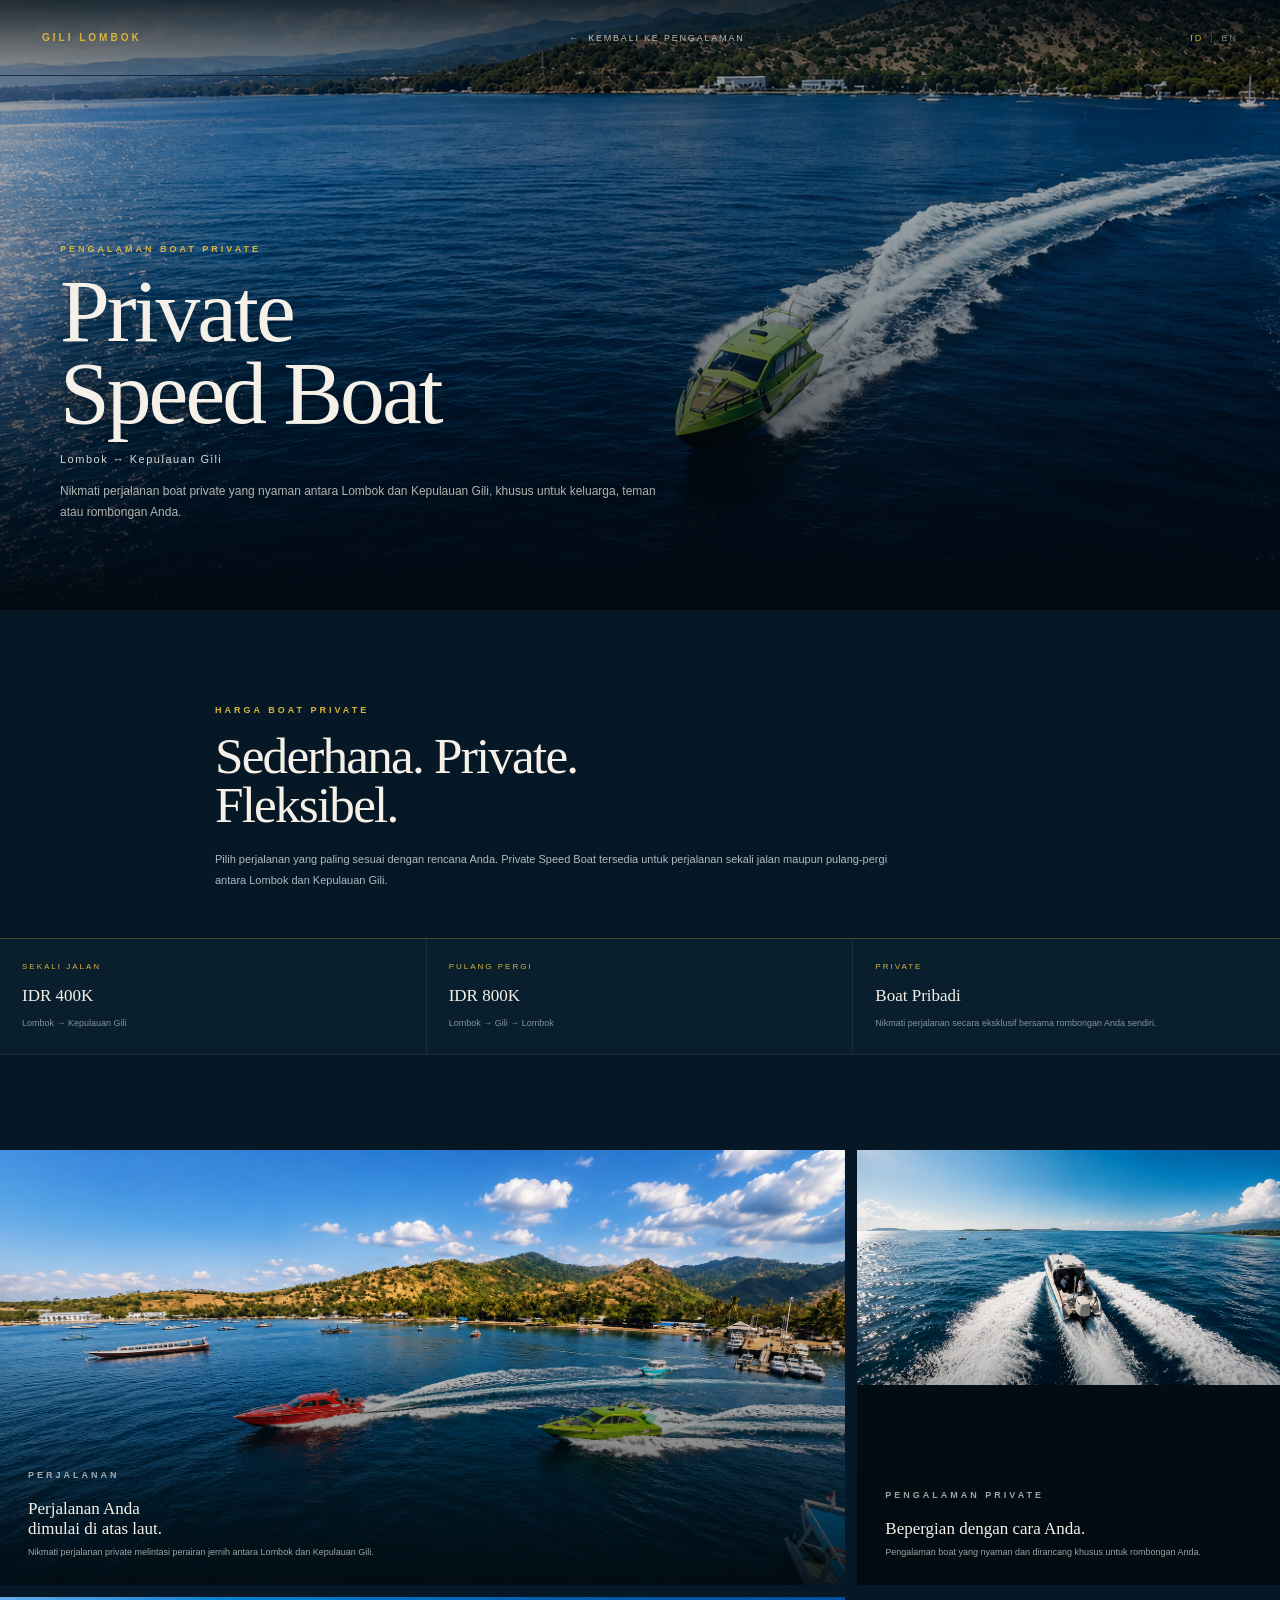
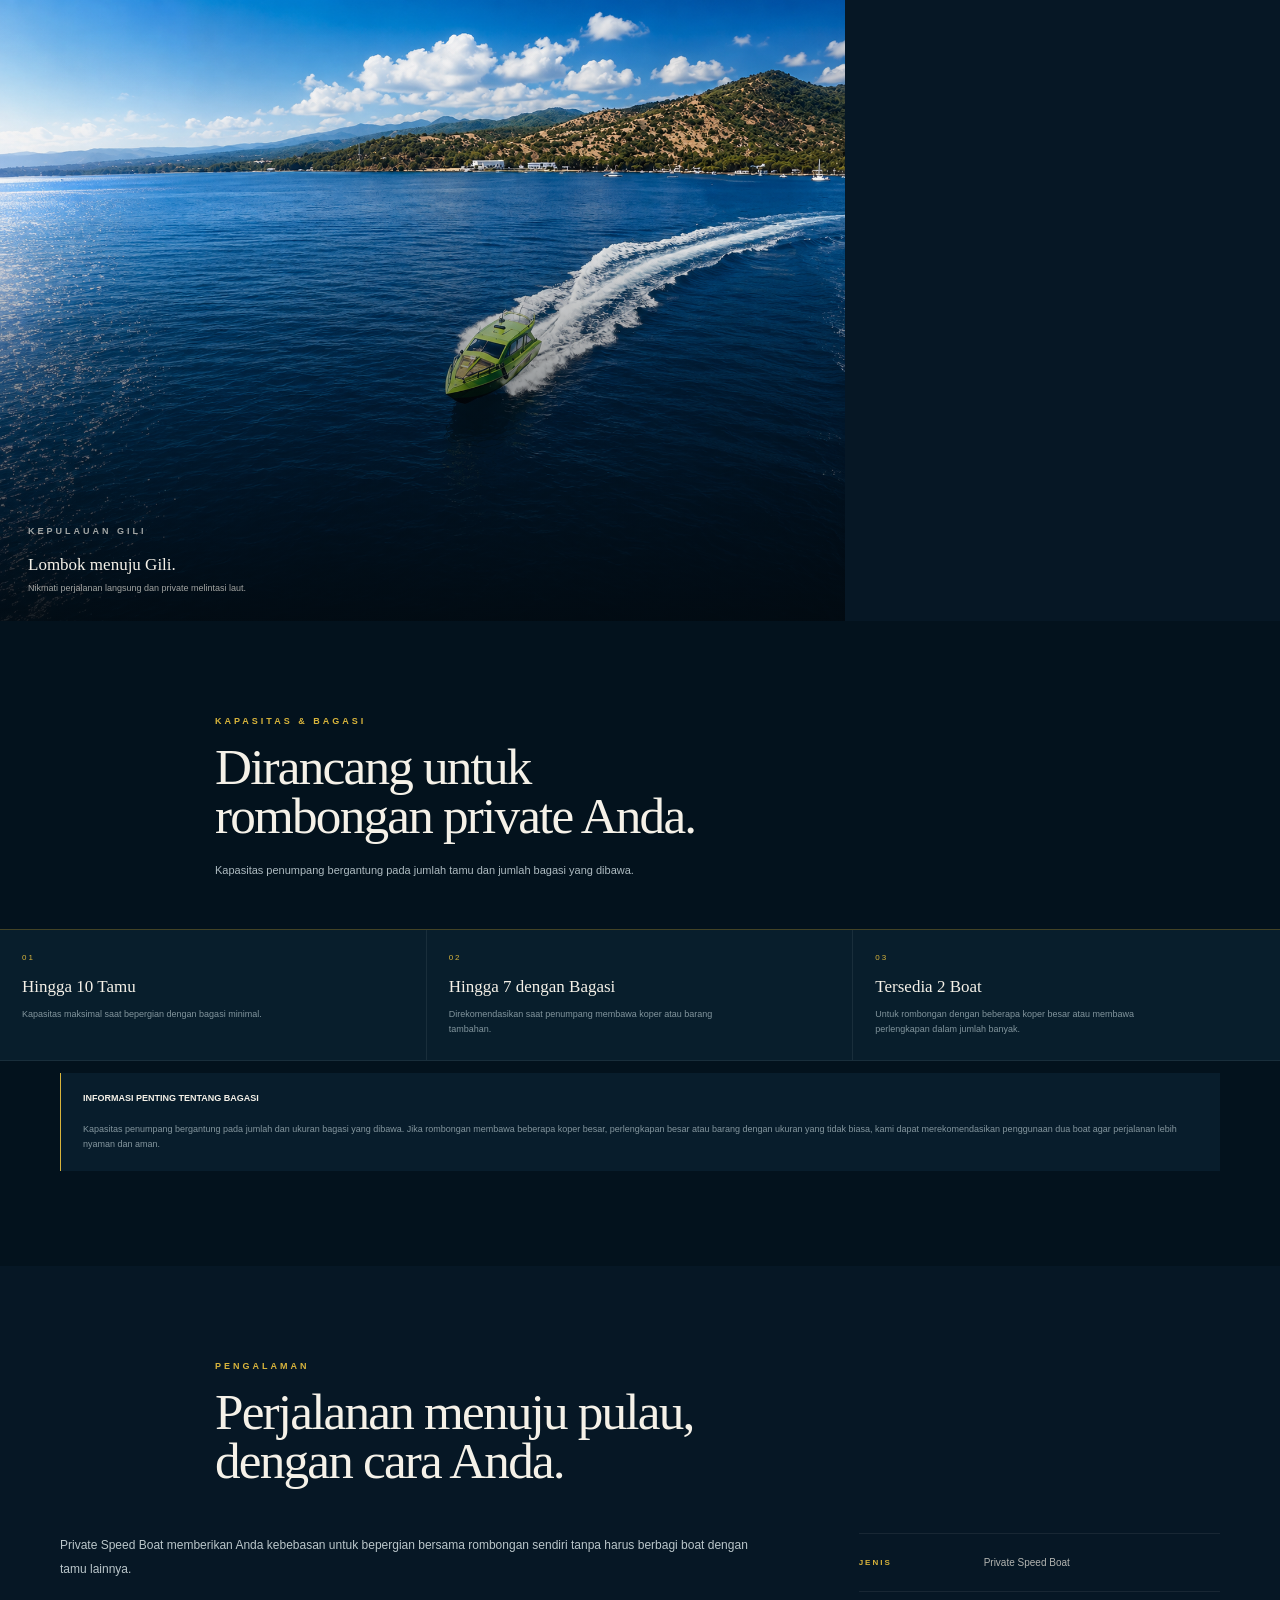
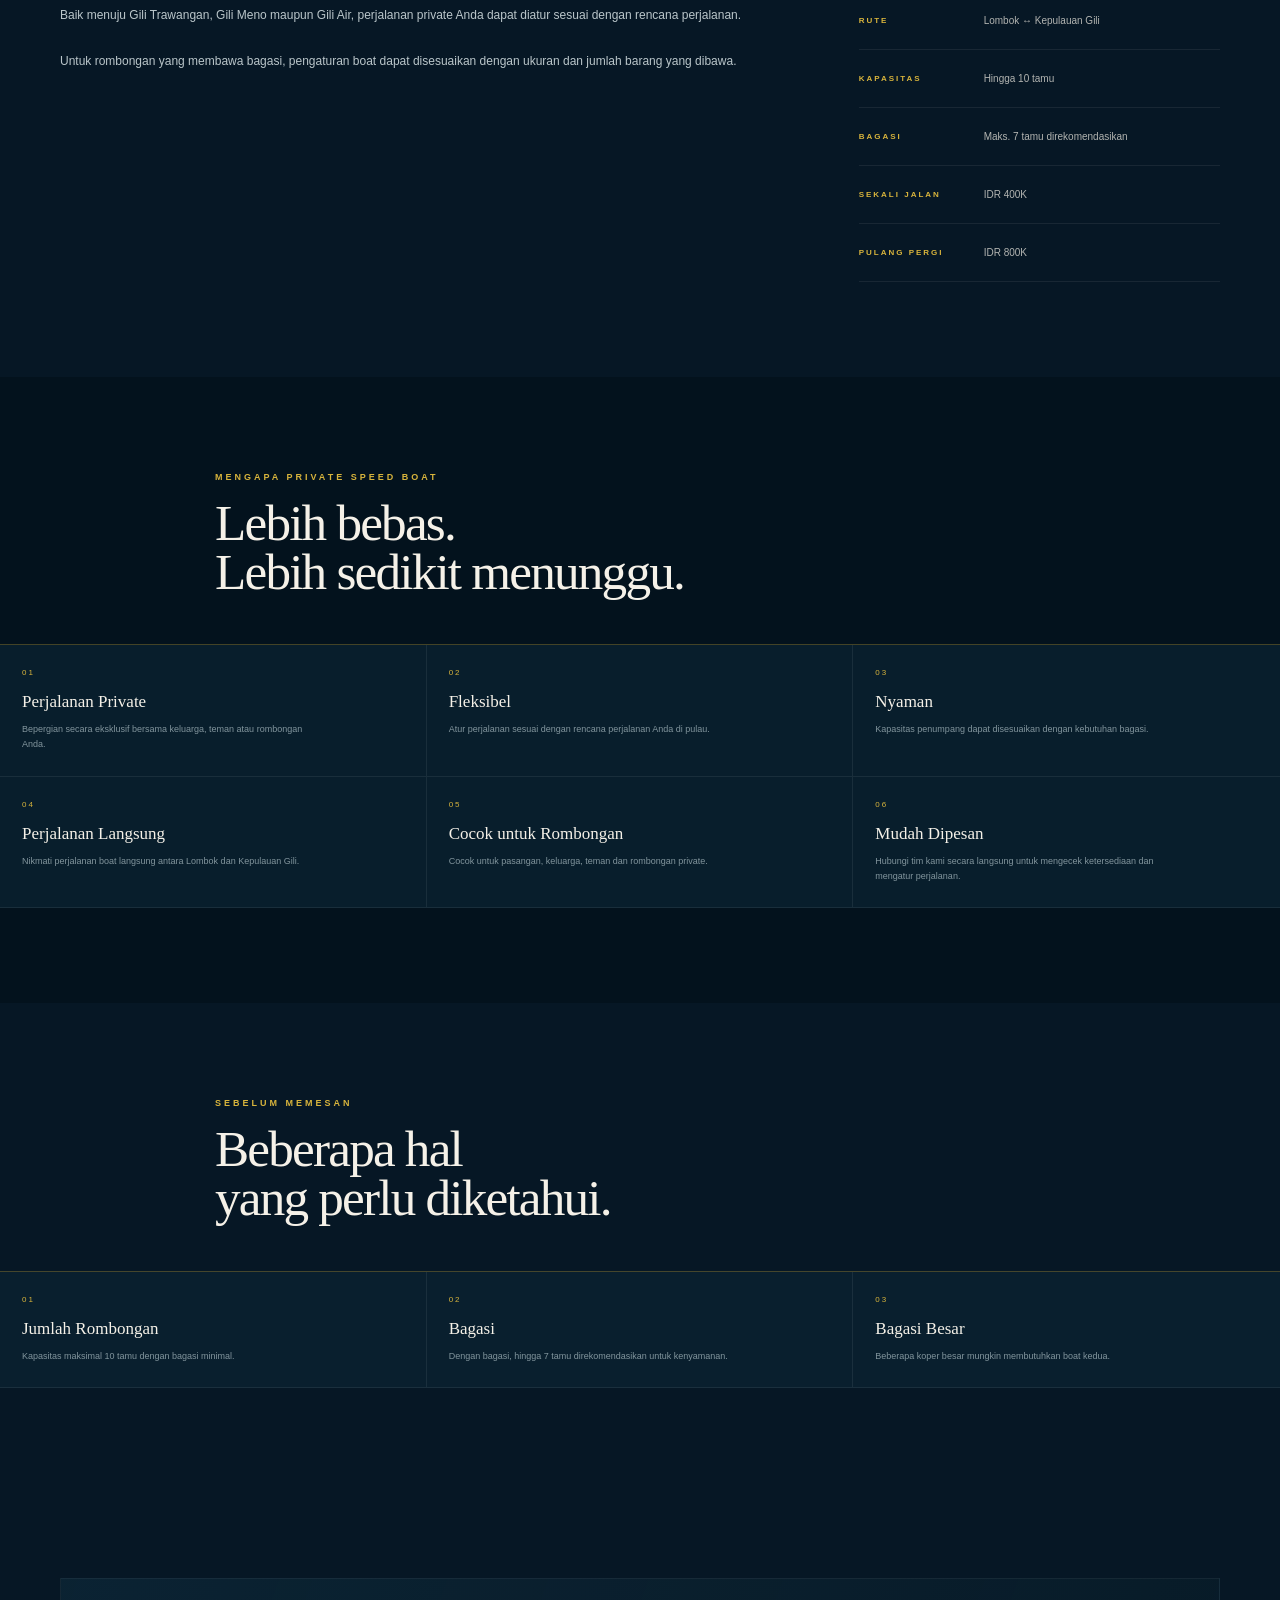
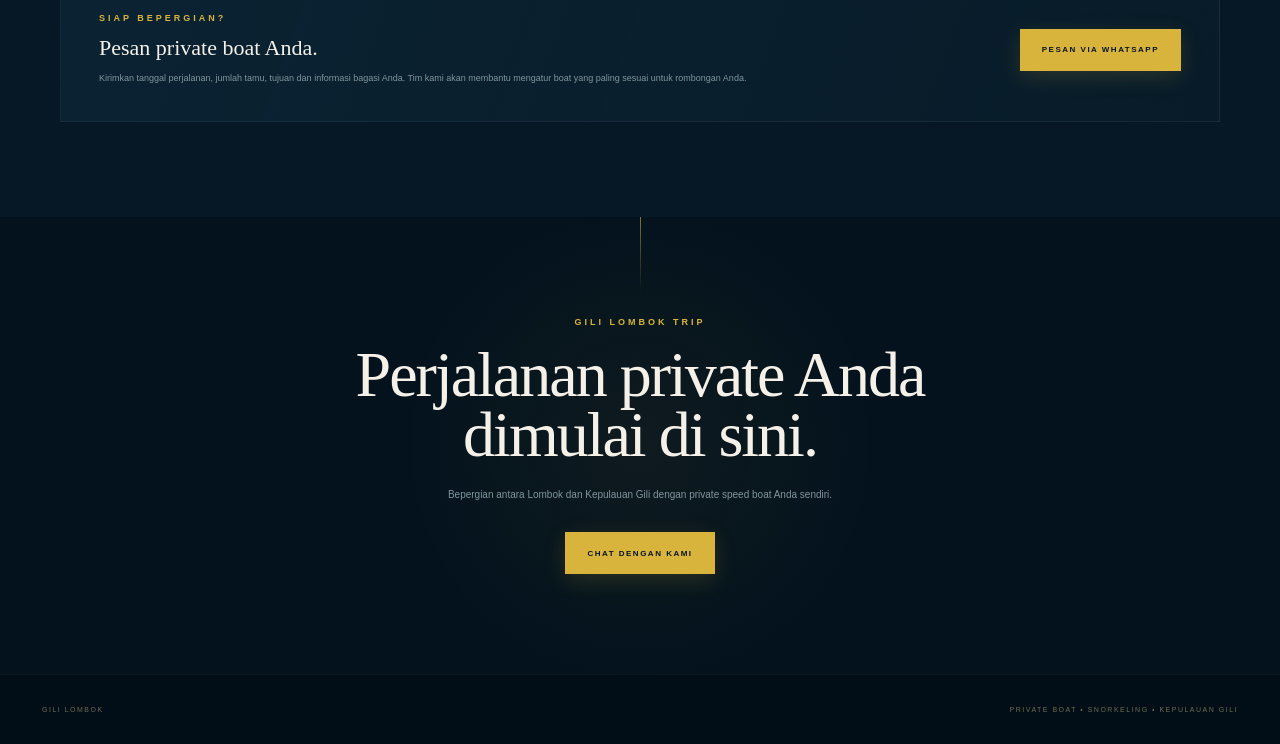
<file: private-speedboat.html>
<!DOCTYPE html>
<html lang="id">

<head>
    <meta charset="UTF-8">

    <meta name="viewport" content="width=device-width, initial-scale=1.0">

    <meta
        name="description"
        content="Private Speed Boat dari Lombok menuju Kepulauan Gili. Layanan boat private sekali jalan dan pulang-pergi dengan pengaturan grup dan bagasi yang fleksibel."
    >

    <meta name="theme-color" content="#061522">

    <title>Private Speed Boat | Gili Lombok Trip</title>

    <link rel="preconnect" href="https://fonts.googleapis.com">

    <link rel="preconnect" href="https://fonts.gstatic.com" crossorigin>

    <link
        href="https://fonts.googleapis.com/css2?family=DM+Sans:wght@400;500;600;700&family=Playfair+Display:wght@500;600;700&display=swap"
        rel="stylesheet"
    >

    <link rel="stylesheet" href="island-detail.css">

    <style>
        /* LANGUAGE SWITCH ONLY */
        .language-switch {
            display: inline-flex;
            align-items: center;
            gap: 7px;
            margin-left: 18px;
            font-family: Arial, sans-serif;
            font-size: 9px;
            letter-spacing: 2px;
            white-space: nowrap;
        }

        .language-switch button {
            border: 0;
            background: none;
            padding: 0;
            margin: 0;
            color: rgba(255,255,255,.45);
            cursor: pointer;
            font-size: 9px;
            letter-spacing: 2px;
            transition: .25s ease;
        }

        .language-switch button.active {
            color: #d4af37;
        }

        .language-switch .divider {
            color: rgba(255,255,255,.25);
        }

        @media (max-width: 600px) {
            .language-switch {
                margin-left: 10px;
                gap: 5px;
                font-size: 8px;
            }

            .language-switch button {
                font-size: 8px;
            }
        }
    </style>

</head>


<body>


    <!-- =====================================================
         NAVIGATION
    ====================================================== -->

    <nav class="detail-nav">

        <a href="index.html" class="detail-logo">
            GILI LOMBOK
        </a>

        <a href="index.html#trips" class="back-link">
            ← <span data-id="KEMBALI KE PENGALAMAN" data-en="BACK TO EXPERIENCES">KEMBALI KE PENGALAMAN</span>
        </a>

        <div class="language-switch">
            <button id="idBtn" class="active" onclick="setLanguage('id')">ID</button>
            <span class="divider">|</span>
            <button id="enBtn" onclick="setLanguage('en')">EN</button>
        </div>

    </nav>



    <!-- =====================================================
         HERO
    ====================================================== -->

    <header class="detail-hero">

        <img
            src="speedboat-hero.jpg"
            alt="Private Speed Boat melintasi perairan Lombok"
            id="heroImage"
        >

        <div class="hero-inner">

            <p class="eyebrow"
               data-id="PENGALAMAN BOAT PRIVATE"
               data-en="PRIVATE BOAT EXPERIENCE">
                PENGALAMAN BOAT PRIVATE
            </p>

            <h1>
                Private<br>
                Speed Boat
            </h1>

            <p class="hero-tag">
                Lombok ↔ Kepulauan Gili
            </p>

            <p class="hero-lead"
               data-id="Nikmati perjalanan boat private yang nyaman antara Lombok dan Kepulauan Gili, khusus untuk keluarga, teman atau rombongan Anda."
               data-en="Enjoy a comfortable private boat journey between Lombok and the Gili Islands, exclusively for your family, friends or group.">
                Nikmati perjalanan boat private yang nyaman antara
                Lombok dan Kepulauan Gili, khusus untuk keluarga,
                teman atau rombongan Anda.
            </p>

        </div>

    </header>



    <main>



        <!-- =====================================================
             RATES
        ====================================================== -->

        <section class="section">

            <div class="section-head">

                <p class="eyebrow"
                   data-id="HARGA BOAT PRIVATE"
                   data-en="PRIVATE BOAT RATES">
                    HARGA BOAT PRIVATE
                </p>

                <h2>
                    <span data-id="Sederhana. Private." data-en="Simple. Private.">
                        Sederhana. Private.
                    </span><br>
                    <span data-id="Fleksibel." data-en="Flexible.">
                        Fleksibel.
                    </span>
                </h2>

                <p
                    data-id="Pilih perjalanan yang paling sesuai dengan rencana Anda. Private Speed Boat tersedia untuk perjalanan sekali jalan maupun pulang-pergi antara Lombok dan Kepulauan Gili."
                    data-en="Choose the journey that best suits your plans. Private Speed Boat is available for one-way and round-trip journeys between Lombok and the Gili Islands."
                >
                    Pilih perjalanan yang paling sesuai dengan rencana
                    Anda. Private Speed Boat tersedia untuk perjalanan
                    sekali jalan maupun pulang-pergi antara Lombok
                    dan Kepulauan Gili.
                </p>

            </div>



            <div class="feature-grid">

                <article class="feature-card">

                    <span class="num"
                          data-id="SEKALI JALAN"
                          data-en="ONE WAY">
                        SEKALI JALAN
                    </span>

                    <h3>
                        IDR 400K
                    </h3>

                    <p>
                        Lombok → Kepulauan Gili
                    </p>

                </article>



                <article class="feature-card">

                    <span class="num"
                          data-id="PULANG PERGI"
                          data-en="ROUND TRIP">
                        PULANG PERGI
                    </span>

                    <h3>
                        IDR 800K
                    </h3>

                    <p>
                        Lombok → Gili → Lombok
                    </p>

                </article>



                <article class="feature-card">

                    <span class="num"
                          data-id="PRIVATE"
                          data-en="PRIVATE">
                        PRIVATE
                    </span>

                    <h3
                        data-id="Boat Pribadi"
                        data-en="Private Boat">
                        Boat Pribadi
                    </h3>

                    <p
                        data-id="Nikmati perjalanan secara eksklusif bersama rombongan Anda sendiri."
                        data-en="Enjoy an exclusive journey with your own private group.">
                        Nikmati perjalanan secara eksklusif
                        bersama rombongan Anda sendiri.
                    </p>

                </article>

            </div>

        </section>



        <!-- =====================================================
             JOURNEY GALLERY
        ====================================================== -->

        <section class="visual-strip journey-gallery">


            <div class="visual journey-main">

                <img
                    src="speedboat-journey.jpg"
                    alt="Private Speed Boat melintasi perairan Lombok"
                >

                <div class="visual-caption">

                    <p class="eyebrow"
                       data-id="PERJALANAN"
                       data-en="THE JOURNEY">
                        PERJALANAN
                    </p>

                    <h3
                        data-id="Perjalanan Anda<br>dimulai di atas laut."
                        data-en="Your Journey<br>Begins at Sea.">
                        Perjalanan Anda<br>
                        dimulai di atas laut.
                    </h3>

                    <p
                        data-id="Nikmati perjalanan private melintasi perairan jernih antara Lombok dan Kepulauan Gili."
                        data-en="Enjoy a private journey across the clear waters between Lombok and the Gili Islands.">
                        Nikmati perjalanan private melintasi
                        perairan jernih antara Lombok dan
                        Kepulauan Gili.
                    </p>

                </div>

            </div>



            <div class="visual">

                <img
                    src="speedboat-private.jpg"
                    alt="Pengalaman Private Speed Boat"
                >

                <div class="visual-caption">

                    <p class="eyebrow"
                       data-id="PENGALAMAN PRIVATE"
                       data-en="PRIVATE EXPERIENCE">
                        PENGALAMAN PRIVATE
                    </p>

                    <h3
                        data-id="Bepergian dengan cara Anda."
                        data-en="Travel Your Way.">
                        Bepergian dengan cara Anda.
                    </h3>

                    <p
                        data-id="Pengalaman boat yang nyaman dan dirancang khusus untuk rombongan Anda."
                        data-en="A comfortable boat experience designed exclusively for your group.">
                        Pengalaman boat yang nyaman dan dirancang
                        khusus untuk rombongan Anda.
                    </p>

                </div>

            </div>



            <div class="visual">

                <img
                    src="speedboat-hero.jpg"
                    alt="Speed Boat melintasi laut"
                >

                <div class="visual-caption">

                    <p class="eyebrow"
                       data-id="KEPULAUAN GILI"
                       data-en="GILI ISLANDS">
                        KEPULAUAN GILI
                    </p>

                    <h3
                        data-id="Lombok menuju Gili."
                        data-en="Lombok to the Gili Islands.">
                        Lombok menuju Gili.
                    </h3>

                    <p
                        data-id="Nikmati perjalanan langsung dan private melintasi laut."
                        data-en="Enjoy a direct and private journey across the sea.">
                        Nikmati perjalanan langsung dan private
                        melintasi laut.
                    </p>

                </div>

            </div>

        </section>



        <!-- =====================================================
             CAPACITY & LUGGAGE
        ====================================================== -->

        <section class="section section-dark">

            <div class="section-head">

                <p class="eyebrow"
                   data-id="KAPASITAS & BAGASI"
                   data-en="CAPACITY & LUGGAGE">
                    KAPASITAS & BAGASI
                </p>

                <h2>
                    <span data-id="Dirancang untuk" data-en="Designed for">
                        Dirancang untuk
                    </span><br>
                    <span data-id="rombongan private Anda." data-en="your private group.">
                        rombongan private Anda.
                    </span>
                </h2>

                <p
                    data-id="Kapasitas penumpang bergantung pada jumlah tamu dan jumlah bagasi yang dibawa."
                    data-en="Passenger capacity depends on the number of guests and the amount of luggage carried.">
                    Kapasitas penumpang bergantung pada jumlah tamu
                    dan jumlah bagasi yang dibawa.
                </p>

            </div>



            <div class="feature-grid">

                <article class="feature-card">

                    <span class="num">01</span>

                    <h3
                        data-id="Hingga 10 Tamu"
                        data-en="Up to 10 Guests">
                        Hingga 10 Tamu
                    </h3>

                    <p
                        data-id="Kapasitas maksimal saat bepergian dengan bagasi minimal."
                        data-en="Maximum capacity when travelling with minimal luggage.">
                        Kapasitas maksimal saat bepergian
                        dengan bagasi minimal.
                    </p>

                </article>



                <article class="feature-card">

                    <span class="num">02</span>

                    <h3
                        data-id="Hingga 7 dengan Bagasi"
                        data-en="Up to 7 with Luggage">
                        Hingga 7 dengan Bagasi
                    </h3>

                    <p
                        data-id="Direkomendasikan saat penumpang membawa koper atau barang tambahan."
                        data-en="Recommended when passengers are carrying suitcases or additional items.">
                        Direkomendasikan saat penumpang membawa
                        koper atau barang tambahan.
                    </p>

                </article>



                <article class="feature-card">

                    <span class="num">03</span>

                    <h3
                        data-id="Tersedia 2 Boat"
                        data-en="2 Boats Available">
                        Tersedia 2 Boat
                    </h3>

                    <p
                        data-id="Untuk rombongan dengan beberapa koper besar atau membawa perlengkapan dalam jumlah banyak."
                        data-en="For groups carrying several large suitcases or a large amount of equipment.">
                        Untuk rombongan dengan beberapa koper besar
                        atau membawa perlengkapan dalam jumlah banyak.
                    </p>

                </article>

            </div>



            <div class="hotel-help">

                <strong
                    data-id="INFORMASI PENTING TENTANG BAGASI"
                    data-en="IMPORTANT LUGGAGE INFORMATION">
                    INFORMASI PENTING TENTANG BAGASI
                </strong>

                <br><br>

                <span
                    data-id="Kapasitas penumpang bergantung pada jumlah dan ukuran bagasi yang dibawa. Jika rombongan membawa beberapa koper besar, perlengkapan besar atau barang dengan ukuran yang tidak biasa, kami dapat merekomendasikan penggunaan dua boat agar perjalanan lebih nyaman dan aman."
                    data-en="Passenger capacity depends on the number and size of luggage carried. If your group brings several large suitcases, bulky equipment or unusually sized items, we may recommend using two boats for a more comfortable and safe journey.">
                    Kapasitas penumpang bergantung pada jumlah dan ukuran
                    bagasi yang dibawa. Jika rombongan membawa beberapa
                    koper besar, perlengkapan besar atau barang dengan
                    ukuran yang tidak biasa, kami dapat merekomendasikan
                    penggunaan dua boat agar perjalanan lebih nyaman
                    dan aman.
                </span>

            </div>

        </section>



        <!-- =====================================================
             EXPERIENCE / DETAILS
        ====================================================== -->

        <section class="section">

            <div class="section-head">

                <p class="eyebrow"
                   data-id="PENGALAMAN"
                   data-en="THE EXPERIENCE">
                    PENGALAMAN
                </p>

                <h2>
                    <span
                        data-id="Perjalanan menuju pulau,"
                        data-en="Journey to the islands,">
                        Perjalanan menuju pulau,
                    </span><br>
                    <span
                        data-id="dengan cara Anda."
                        data-en="your way.">
                        dengan cara Anda.
                    </span>
                </h2>

            </div>



            <div class="two-col">

                <div class="story">

                    <p
                        data-id="Private Speed Boat memberikan Anda kebebasan untuk bepergian bersama rombongan sendiri tanpa harus berbagi boat dengan tamu lainnya."
                        data-en="Private Speed Boat gives you the freedom to travel with your own group without sharing the boat with other guests.">
                        Private Speed Boat memberikan Anda kebebasan
                        untuk bepergian bersama rombongan sendiri tanpa
                        harus berbagi boat dengan tamu lainnya.
                    </p>

                    <p
                        data-id="Baik menuju Gili Trawangan, Gili Meno maupun Gili Air, perjalanan private Anda dapat diatur sesuai dengan rencana perjalanan."
                        data-en="Whether heading to Gili Trawangan, Gili Meno or Gili Air, your private journey can be arranged according to your travel plans.">
                        Baik menuju Gili Trawangan, Gili Meno maupun
                        Gili Air, perjalanan private Anda dapat diatur
                        sesuai dengan rencana perjalanan.
                    </p>

                    <p
                        data-id="Untuk rombongan yang membawa bagasi, pengaturan boat dapat disesuaikan dengan ukuran dan jumlah barang yang dibawa."
                        data-en="For groups travelling with luggage, the boat arrangement can be adjusted according to the size and amount of luggage carried.">
                        Untuk rombongan yang membawa bagasi,
                        pengaturan boat dapat disesuaikan dengan
                        ukuran dan jumlah barang yang dibawa.
                    </p>

                </div>



                <div class="fact-list">

                    <div class="fact">
                        <small
                            data-id="JENIS"
                            data-en="TYPE">
                            JENIS
                        </small>
                        <span>Private Speed Boat</span>
                    </div>

                    <div class="fact">
                        <small
                            data-id="RUTE"
                            data-en="ROUTE">
                            RUTE
                        </small>
                        <span
                            data-id="Lombok ↔ Kepulauan Gili"
                            data-en="Lombok ↔ Gili Islands">
                            Lombok ↔ Kepulauan Gili
                        </span>
                    </div>

                    <div class="fact">
                        <small
                            data-id="KAPASITAS"
                            data-en="CAPACITY">
                            KAPASITAS
                        </small>
                        <span
                            data-id="Hingga 10 tamu"
                            data-en="Up to 10 guests">
                            Hingga 10 tamu
                        </span>
                    </div>

                    <div class="fact">
                        <small
                            data-id="BAGASI"
                            data-en="LUGGAGE">
                            BAGASI
                        </small>
                        <span
                            data-id="Maks. 7 tamu direkomendasikan"
                            data-en="Up to 7 guests recommended">
                            Maks. 7 tamu direkomendasikan
                        </span>
                    </div>

                    <div class="fact">
                        <small
                            data-id="SEKALI JALAN"
                            data-en="ONE WAY">
                            SEKALI JALAN
                        </small>
                        <span>IDR 400K</span>
                    </div>

                    <div class="fact">
                        <small
                            data-id="PULANG PERGI"
                            data-en="ROUND TRIP">
                            PULANG PERGI
                        </small>
                        <span>IDR 800K</span>
                    </div>

                </div>

            </div>

        </section>



        <!-- =====================================================
             WHY PRIVATE
        ====================================================== -->

        <section class="section section-dark">

            <div class="section-head">

                <p class="eyebrow"
                   data-id="MENGAPA PRIVATE SPEED BOAT"
                   data-en="WHY PRIVATE SPEED BOAT">
                    MENGAPA PRIVATE SPEED BOAT
                </p>

                <h2>
                    <span data-id="Lebih bebas." data-en="More freedom.">
                        Lebih bebas.
                    </span><br>
                    <span data-id="Lebih sedikit menunggu." data-en="Less waiting.">
                        Lebih sedikit menunggu.
                    </span>
                </h2>

            </div>



            <div class="feature-grid">

                <article class="feature-card">
                    <span class="num">01</span>

                    <h3
                        data-id="Perjalanan Private"
                        data-en="Private Journey">
                        Perjalanan Private
                    </h3>

                    <p
                        data-id="Bepergian secara eksklusif bersama keluarga, teman atau rombongan Anda."
                        data-en="Travel exclusively with your family, friends or private group.">
                        Bepergian secara eksklusif bersama
                        keluarga, teman atau rombongan Anda.
                    </p>
                </article>



                <article class="feature-card">
                    <span class="num">02</span>

                    <h3
                        data-id="Fleksibel"
                        data-en="Flexible">
                        Fleksibel
                    </h3>

                    <p
                        data-id="Atur perjalanan sesuai dengan rencana perjalanan Anda di pulau."
                        data-en="Arrange your journey according to your plans on the islands.">
                        Atur perjalanan sesuai dengan
                        rencana perjalanan Anda di pulau.
                    </p>
                </article>



                <article class="feature-card">
                    <span class="num">03</span>

                    <h3
                        data-id="Nyaman"
                        data-en="Comfortable">
                        Nyaman
                    </h3>

                    <p
                        data-id="Kapasitas penumpang dapat disesuaikan dengan kebutuhan bagasi."
                        data-en="Passenger capacity can be adjusted according to your luggage needs.">
                        Kapasitas penumpang dapat disesuaikan
                        dengan kebutuhan bagasi.
                    </p>
                </article>



                <article class="feature-card">
                    <span class="num">04</span>

                    <h3
                        data-id="Perjalanan Langsung"
                        data-en="Direct Journey">
                        Perjalanan Langsung
                    </h3>

                    <p
                        data-id="Nikmati perjalanan boat langsung antara Lombok dan Kepulauan Gili."
                        data-en="Enjoy a direct boat journey between Lombok and the Gili Islands.">
                        Nikmati perjalanan boat langsung antara
                        Lombok dan Kepulauan Gili.
                    </p>
                </article>



                <article class="feature-card">
                    <span class="num">05</span>

                    <h3
                        data-id="Cocok untuk Rombongan"
                        data-en="Perfect for Groups">
                        Cocok untuk Rombongan
                    </h3>

                    <p
                        data-id="Cocok untuk pasangan, keluarga, teman dan rombongan private."
                        data-en="Perfect for couples, families, friends and private groups.">
                        Cocok untuk pasangan, keluarga,
                        teman dan rombongan private.
                    </p>
                </article>



                <article class="feature-card">
                    <span class="num">06</span>

                    <h3
                        data-id="Mudah Dipesan"
                        data-en="Easy to Book">
                        Mudah Dipesan
                    </h3>

                    <p
                        data-id="Hubungi tim kami secara langsung untuk mengecek ketersediaan dan mengatur perjalanan."
                        data-en="Contact our team directly to check availability and arrange your journey.">
                        Hubungi tim kami secara langsung untuk
                        mengecek ketersediaan dan mengatur perjalanan.
                    </p>
                </article>

            </div>

        </section>



        <!-- =====================================================
             IMPORTANT INFORMATION
        ====================================================== -->

        <section class="section">

            <div class="section-head">

                <p class="eyebrow"
                   data-id="SEBELUM MEMESAN"
                   data-en="BEFORE BOOKING">
                    SEBELUM MEMESAN
                </p>

                <h2>
                    <span data-id="Beberapa hal" data-en="A few things">
                        Beberapa hal
                    </span><br>
                    <span data-id="yang perlu diketahui." data-en="you should know.">
                        yang perlu diketahui.
                    </span>
                </h2>

            </div>



            <div class="feature-grid">

                <article class="feature-card">

                    <span class="num">01</span>

                    <h3
                        data-id="Jumlah Rombongan"
                        data-en="Group Size">
                        Jumlah Rombongan
                    </h3>

                    <p
                        data-id="Kapasitas maksimal 10 tamu dengan bagasi minimal."
                        data-en="Maximum capacity of 10 guests with minimal luggage.">
                        Kapasitas maksimal 10 tamu
                        dengan bagasi minimal.
                    </p>

                </article>



                <article class="feature-card">

                    <span class="num">02</span>

                    <h3
                        data-id="Bagasi"
                        data-en="Luggage">
                        Bagasi
                    </h3>

                    <p
                        data-id="Dengan bagasi, hingga 7 tamu direkomendasikan untuk kenyamanan."
                        data-en="With luggage, up to 7 guests are recommended for comfort.">
                        Dengan bagasi, hingga 7 tamu
                        direkomendasikan untuk kenyamanan.
                    </p>

                </article>



                <article class="feature-card">

                    <span class="num">03</span>

                    <h3
                        data-id="Bagasi Besar"
                        data-en="Large Luggage">
                        Bagasi Besar
                    </h3>

                    <p
                        data-id="Beberapa koper besar mungkin membutuhkan boat kedua."
                        data-en="Several large suitcases may require a second boat.">
                        Beberapa koper besar mungkin membutuhkan
                        boat kedua.
                    </p>

                </article>

            </div>

        </section>



        <!-- =====================================================
             BOOKING CTA
        ====================================================== -->

        <section class="section">

            <div class="booking-box">

                <div>

                    <p class="eyebrow"
                       data-id="SIAP BEPERGIAN?"
                       data-en="READY TO TRAVEL?">
                        SIAP BEPERGIAN?
                    </p>

                    <h3
                        data-id="Pesan private boat Anda."
                        data-en="Book your private boat.">
                        Pesan private boat Anda.
                    </h3>

                    <p
                        data-id="Kirimkan tanggal perjalanan, jumlah tamu, tujuan dan informasi bagasi Anda. Tim kami akan membantu mengatur boat yang paling sesuai untuk rombongan Anda."
                        data-en="Send us your travel date, number of guests, destination and luggage information. Our team will help arrange the boat that best suits your group.">
                        Kirimkan tanggal perjalanan, jumlah tamu,
                        tujuan dan informasi bagasi Anda. Tim kami
                        akan membantu mengatur boat yang paling
                        sesuai untuk rombongan Anda.
                    </p>

                </div>



                <a
                    href="https://wa.me/6287754650609?text=Halo%20Gili%20Lombok%20Trip%2C%20saya%20ingin%20memesan%20Private%20Speed%20Boat"
                    target="_blank"
                    rel="noopener noreferrer"
                    class="gold-button"
                >
                    <span
                        data-id="PESAN VIA WHATSAPP"
                        data-en="BOOK VIA WHATSAPP">
                        PESAN VIA WHATSAPP
                    </span>
                </a>

            </div>

        </section>



    </main>



    <!-- =====================================================
         FINAL CTA
    ====================================================== -->

    <section class="cta">

        <p class="eyebrow">
            GILI LOMBOK TRIP
        </p>

        <h2>
            <span
                data-id="Perjalanan private Anda"
                data-en="Your private journey">
                Perjalanan private Anda
            </span><br>

            <span
                data-id="dimulai di sini."
                data-en="starts here.">
                dimulai di sini.
            </span>
        </h2>

        <p
            data-id="Bepergian antara Lombok dan Kepulauan Gili dengan private speed boat Anda sendiri."
            data-en="Travel between Lombok and the Gili Islands with your own private speed boat.">
            Bepergian antara Lombok dan Kepulauan Gili
            dengan private speed boat Anda sendiri.
        </p>

        <a
            href="https://wa.me/6287754650609?text=Halo%20Gili%20Lombok%20Trip%2C%20saya%20ingin%20bertanya%20tentang%20Private%20Speed%20Boat"
            target="_blank"
            rel="noopener noreferrer"
            class="gold-button"
        >
            <span
                data-id="CHAT DENGAN KAMI"
                data-en="CHAT WITH US">
                CHAT DENGAN KAMI
            </span>
        </a>

    </section>



    <!-- =====================================================
         FOOTER
    ====================================================== -->

    <footer class="footer-mini">

        <span>
            GILI LOMBOK
        </span>

        <span
            data-id="PRIVATE BOAT • SNORKELING • KEPULAUAN GILI"
            data-en="PRIVATE BOAT • SNORKELING • GILI ISLANDS">
            PRIVATE BOAT • SNORKELING • KEPULAUAN GILI
        </span>

    </footer>



    <!-- =====================================================
         LANGUAGE SYSTEM
    ====================================================== -->

    <script>

        function setLanguage(language) {

            const elements = document.querySelectorAll(
                "[data-id][data-en]"
            );

            elements.forEach(function(element) {

                if (language === "en") {
                    element.innerHTML = element.getAttribute("data-en");
                } else {
                    element.innerHTML = element.getAttribute("data-id");
                }

            });


            const idBtn = document.getElementById("idBtn");
            const enBtn = document.getElementById("enBtn");

            if (language === "en") {

                idBtn.classList.remove("active");
                enBtn.classList.add("active");

                document.documentElement.lang = "en";

                document.title =
                    "Private Speed Boat | Gili Lombok Trip";

            } else {

                enBtn.classList.remove("active");
                idBtn.classList.add("active");

                document.documentElement.lang = "id";

                document.title =
                    "Private Speed Boat | Gili Lombok Trip";
            }


            localStorage.setItem(
                "giliLanguage",
                language
            );
        }



        document.addEventListener(
            "DOMContentLoaded",
            function() {

                const savedLanguage =
                    localStorage.getItem("giliLanguage");

                if (savedLanguage === "en") {
                    setLanguage("en");
                } else {
                    setLanguage("id");
                }

            }
        );

    </script>


</body>
</html>
</file>
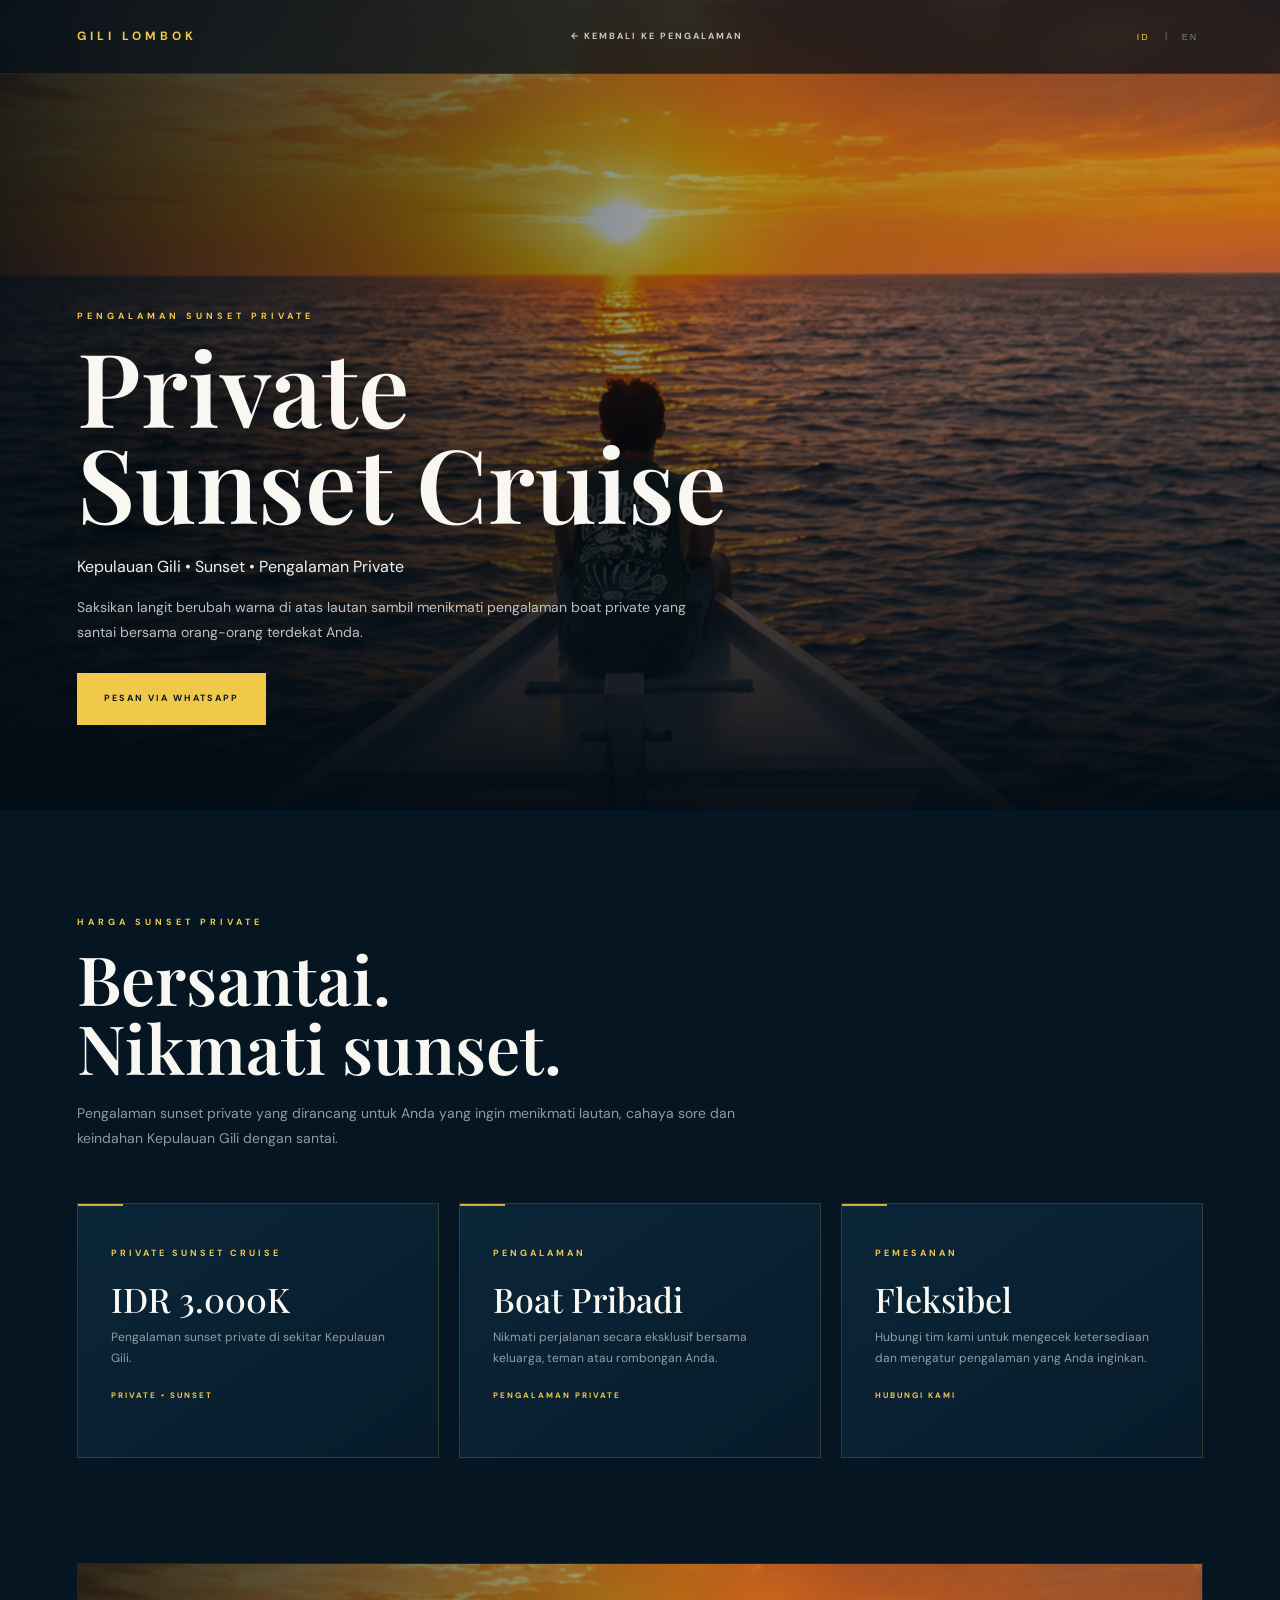
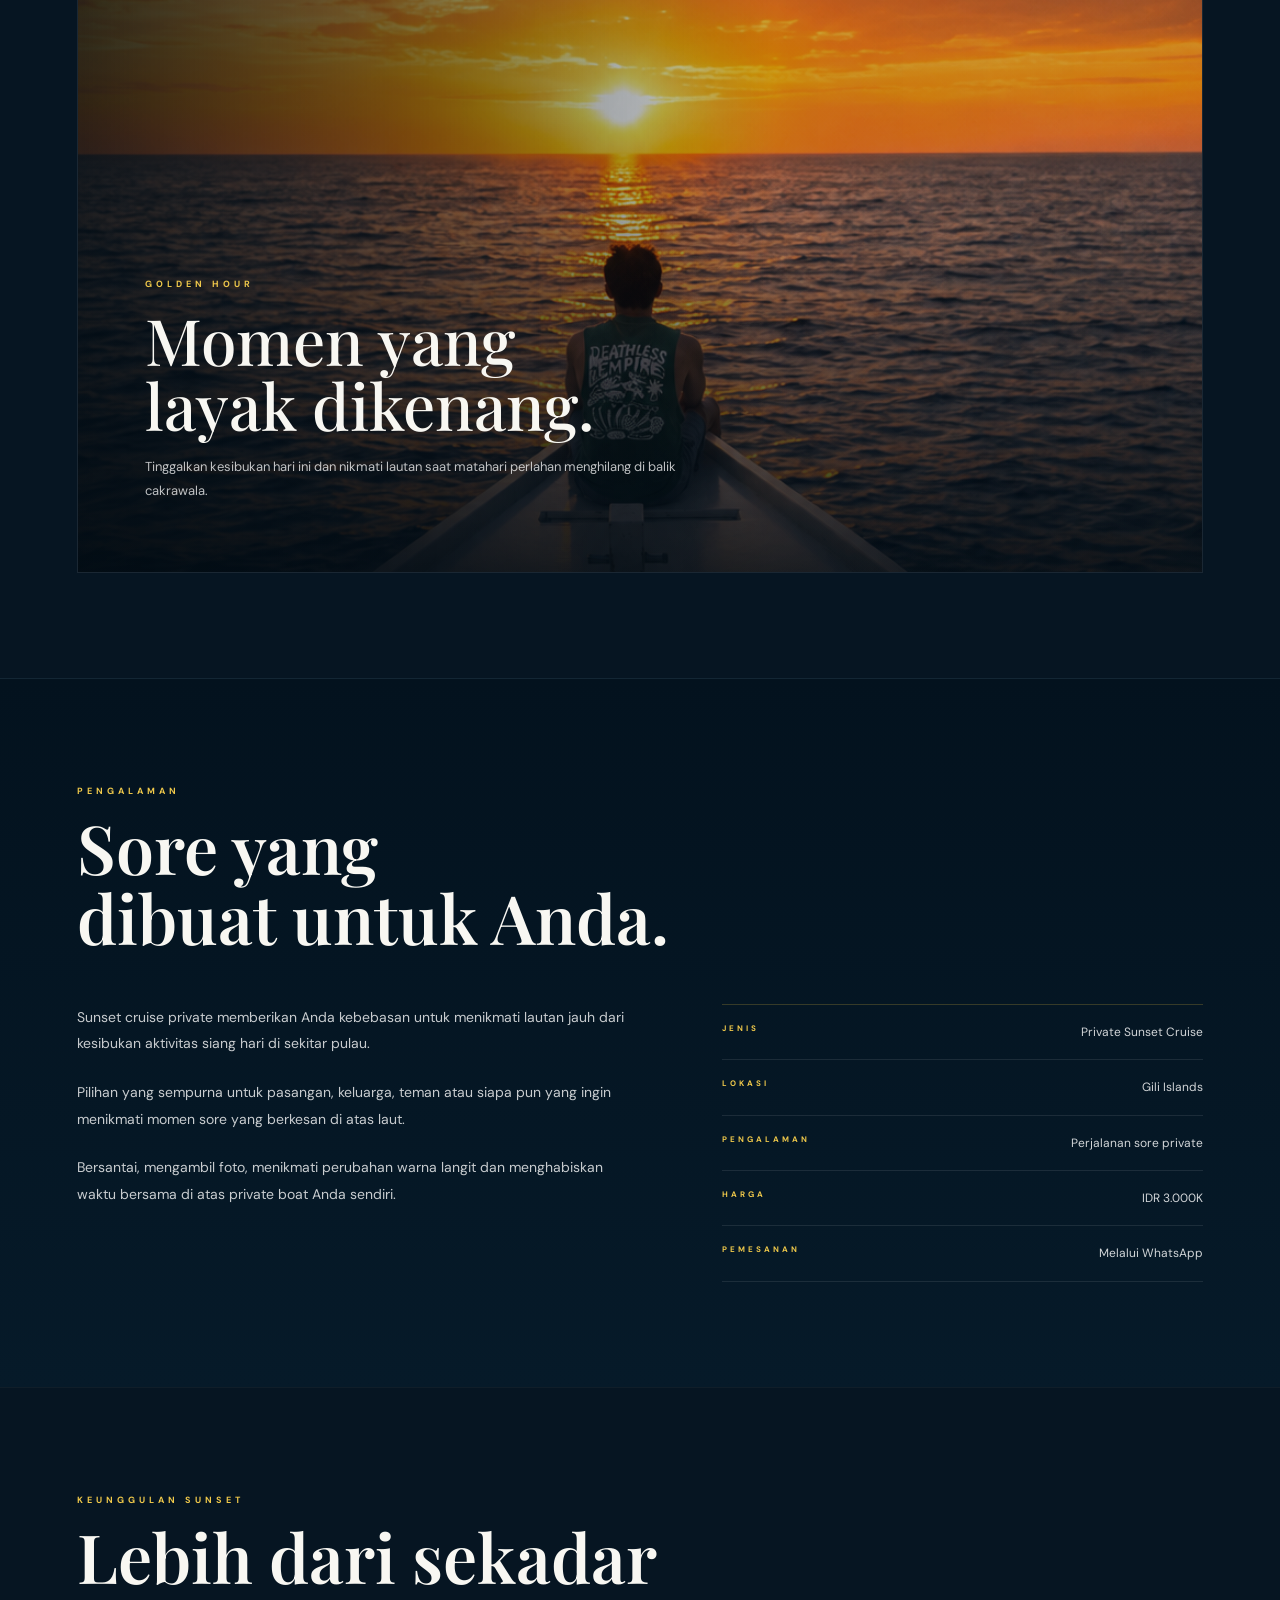
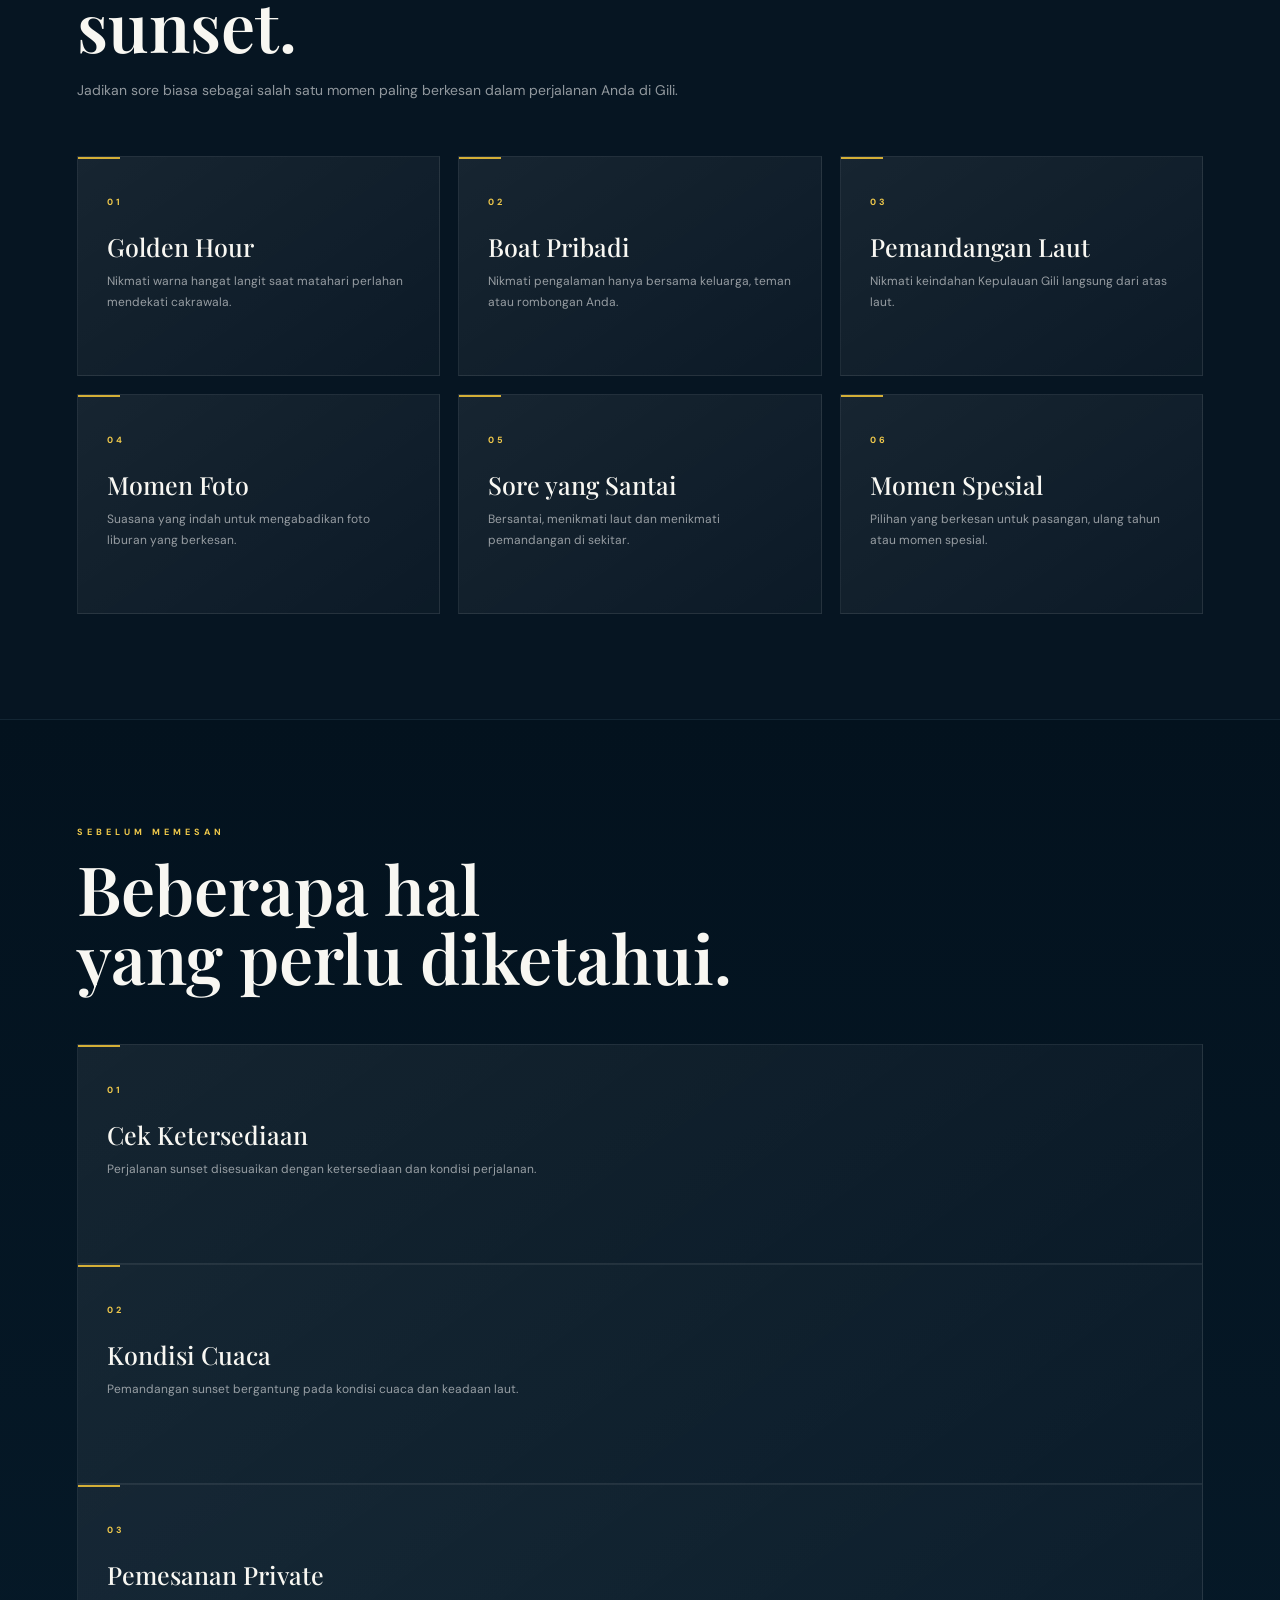
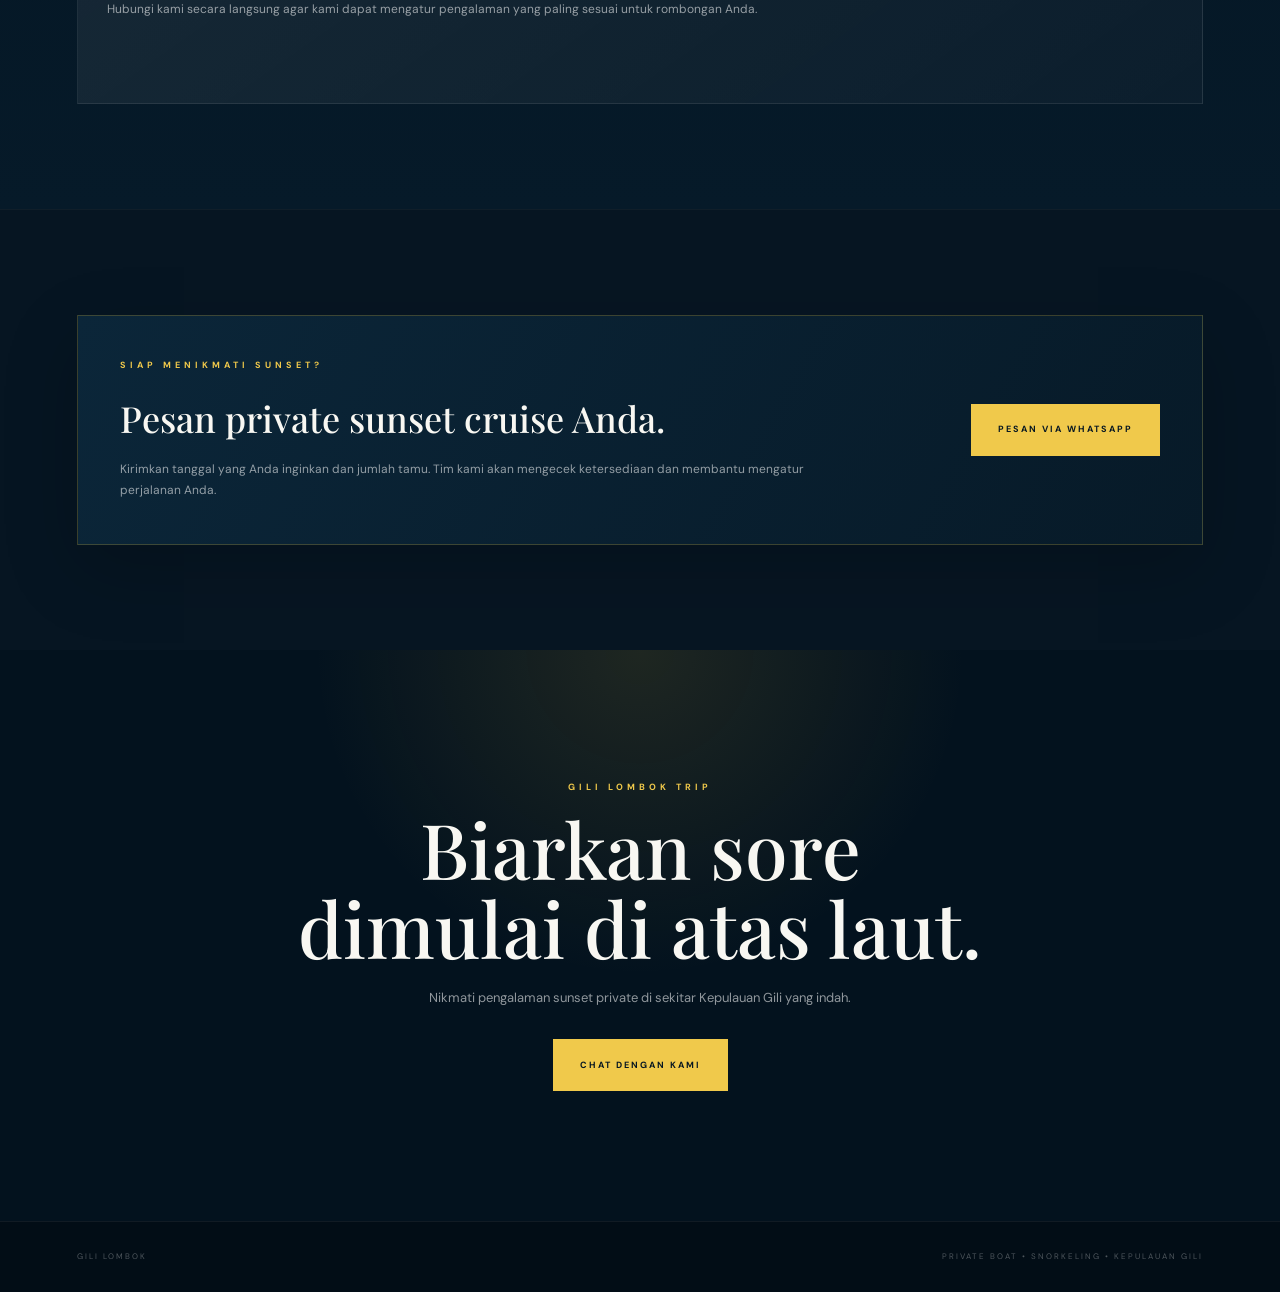
<file: private-sunset.html>
<!DOCTYPE html>
<html lang="en">

<head>
    <meta charset="UTF-8">

    <meta
        name="viewport"
        content="width=device-width, initial-scale=1.0"
    >

    <meta
        name="description"
        content="Private Sunset Cruise around the Gili Islands with Gili Lombok Trip."
    >

    <meta
        name="theme-color"
        content="#061522"
    >

    <title>Private Sunset Cruise | Gili Lombok Trip</title>

    <!-- GOOGLE FONTS -->
    <link
        rel="preconnect"
        href="https://fonts.googleapis.com"
    >

    <link
        rel="preconnect"
        href="https://fonts.gstatic.com"
        crossorigin
    >

    <link
        href="https://fonts.googleapis.com/css2?family=DM+Sans:wght@400;500;600;700&family=Playfair+Display:wght@500;600;700&display=swap"
        rel="stylesheet"
    >

    <link
        rel="stylesheet"
        href="private-sunset.css"
    >
</head>


<body>

    <!-- =====================================================
         NAVIGATION
    ====================================================== -->

    <nav class="sunset-nav">

        <a
            href="index.html"
            class="sunset-logo"
        >
            GILI LOMBOK
        </a>

        <a
            href="index.html#trips"
            class="sunset-back"
            data-id="← KEMBALI KE PENGALAMAN"
            data-en="← BACK TO EXPERIENCES"
        >
            ← BACK TO EXPERIENCES
        </a>

        <!-- LANGUAGE -->
        <div
            class="language-switch"
            style="display:flex; gap:10px; align-items:center; margin-left:15px;"
        >

            <button
                id="langID"
                type="button"
                style="background:none; border:0; color:#d4af37; cursor:pointer; font-size:9px; letter-spacing:2px; padding:5px;"
            >
                ID
            </button>

            <span style="color:#71828c; font-size:9px;">|</span>

            <button
                id="langEN"
                type="button"
                style="background:none; border:0; color:#ffffff; cursor:pointer; font-size:9px; letter-spacing:2px; padding:5px;"
            >
                EN
            </button>

        </div>

    </nav>



    <!-- =====================================================
         HERO
    ====================================================== -->

    <header class="sunset-hero">

        <img
            src="sunset.jpg"
            alt="Private sunset cruise around the Gili Islands"
            class="sunset-hero-image"
        >

        <div class="sunset-overlay"></div>


        <div class="sunset-hero-content">

            <p
                class="sunset-eyebrow"
                data-id="PENGALAMAN SUNSET PRIVATE"
                data-en="PRIVATE SUNSET EXPERIENCE"
            >
                PRIVATE SUNSET EXPERIENCE
            </p>


            <h1>
                Private<br>
                Sunset Cruise
            </h1>


            <p
                class="sunset-tag"
                data-id="Kepulauan Gili • Sunset • Pengalaman Private"
                data-en="Gili Islands • Sunset • Private Experience"
            >
                Gili Islands • Sunset • Private Experience
            </p>


            <p
                class="sunset-lead"
                data-id="Saksikan langit berubah warna di atas lautan sambil menikmati pengalaman boat private yang santai bersama orang-orang terdekat Anda."
                data-en="Watch the sky change colours over the ocean while enjoying a relaxed private boat experience with the people closest to you."
            >
                Watch the sky change colours over the ocean
                while enjoying a relaxed private boat experience
                with the people closest to you.
            </p>


            <a
                href="https://wa.me/6287754650609?text=Hello%20Gili%20Lombok%20Trip%2C%20I%27d%20like%20to%20book%20a%20Private%20Sunset%20Cruise"
                class="sunset-button"
                target="_blank"
                rel="noopener noreferrer"
            >
                <span
                    data-id="PESAN VIA WHATSAPP"
                    data-en="BOOK VIA WHATSAPP"
                >
                    BOOK VIA WHATSAPP
                </span>
            </a>

        </div>

    </header>
        <!-- =====================================================
         PRICE
    ====================================================== -->

    <section class="sunset-section">

        <div class="sunset-heading">

            <p
                class="sunset-eyebrow"
                data-id="HARGA SUNSET PRIVATE"
                data-en="PRIVATE SUNSET PRICE"
            >
                PRIVATE SUNSET PRICE
            </p>

            <h2
                data-id="Bersantai.<br>Nikmati sunset."
                data-en="Relax.<br>Enjoy the sunset."
            >
                Relax.<br>
                Enjoy the sunset.
            </h2>

            <p
                data-id="Pengalaman sunset private yang dirancang untuk Anda yang ingin menikmati lautan, cahaya sore dan keindahan Kepulauan Gili dengan santai."
                data-en="A private sunset experience designed for those who want to enjoy the ocean, evening light and the beauty of the Gili Islands in a relaxed way."
            >
                A private sunset experience designed for those
                who want to enjoy the ocean, evening light
                and the beauty of the Gili Islands in a relaxed way.
            </p>

        </div>


        <div class="sunset-price-grid">

            <article class="sunset-price-card">

                <span
                    data-id="PRIVATE SUNSET CRUISE"
                    data-en="PRIVATE SUNSET CRUISE"
                >
                    PRIVATE SUNSET CRUISE
                </span>

                <h3>
                    IDR 3.000K
                </h3>

                <p
                    data-id="Pengalaman sunset private di sekitar Kepulauan Gili."
                    data-en="A private sunset experience around the Gili Islands."
                >
                    A private sunset experience around
                    the Gili Islands.
                </p>

                <strong
                    data-id="PRIVATE • SUNSET"
                    data-en="PRIVATE • SUNSET"
                >
                    PRIVATE • SUNSET
                </strong>

            </article>


            <article class="sunset-price-card">

                <span
                    data-id="PENGALAMAN"
                    data-en="EXPERIENCE"
                >
                    EXPERIENCE
                </span>

                <h3
                    data-id="Boat Pribadi"
                    data-en="Private Boat"
                >
                    Private Boat
                </h3>

                <p
                    data-id="Nikmati perjalanan secara eksklusif bersama keluarga, teman atau rombongan Anda."
                    data-en="Enjoy the journey exclusively with your family, friends or group."
                >
                    Enjoy the journey exclusively with
                    your family, friends or group.
                </p>

                <strong
                    data-id="PENGALAMAN PRIVATE"
                    data-en="PRIVATE EXPERIENCE"
                >
                    PRIVATE EXPERIENCE
                </strong>

            </article>


            <article class="sunset-price-card">

                <span
                    data-id="PEMESANAN"
                    data-en="BOOKING"
                >
                    BOOKING
                </span>

                <h3
                    data-id="Fleksibel"
                    data-en="Flexible"
                >
                    Flexible
                </h3>

                <p
                    data-id="Hubungi tim kami untuk mengecek ketersediaan dan mengatur pengalaman yang Anda inginkan."
                    data-en="Contact our team to check availability and arrange the experience you want."
                >
                    Contact our team to check availability
                    and arrange the experience you want.
                </p>

                <strong
                    data-id="HUBUNGI KAMI"
                    data-en="CONTACT US"
                >
                    CONTACT US
                </strong>

            </article>

        </div>

    </section>



    <!-- =====================================================
         LARGE VISUAL
    ====================================================== -->

    <section class="sunset-visual-section">

        <div class="sunset-visual">

            <img
                src="sunset.jpg"
                alt="Golden sunset over the Gili Islands"
            >

            <div class="sunset-visual-overlay"></div>

            <div class="sunset-visual-content">

                <p
                    class="sunset-eyebrow"
                    data-id="GOLDEN HOUR"
                    data-en="GOLDEN HOUR"
                >
                    GOLDEN HOUR
                </p>

                <h2
                    data-id="Momen yang<br>layak dikenang."
                    data-en="A moment<br>worth remembering."
                >
                    A moment<br>
                    worth remembering.
                </h2>

                <p
                    data-id="Tinggalkan kesibukan hari ini dan nikmati lautan saat matahari perlahan menghilang di balik cakrawala."
                    data-en="Leave the day's busy moments behind and enjoy the ocean as the sun slowly disappears beyond the horizon."
                >
                    Leave the day's busy moments behind and enjoy
                    the ocean as the sun slowly disappears
                    beyond the horizon.
                </p>

            </div>

        </div>

    </section>



    <!-- =====================================================
         EXPERIENCE
    ====================================================== -->

    <section class="sunset-section sunset-dark">

        <div class="sunset-heading">

            <p
                class="sunset-eyebrow"
                data-id="PENGALAMAN"
                data-en="EXPERIENCE"
            >
                EXPERIENCE
            </p>

            <h2
                data-id="Sore yang<br>dibuat untuk Anda."
                data-en="An evening<br>made for you."
            >
                An evening<br>
                made for you.
            </h2>

        </div>


        <div class="sunset-two-col">


            <div class="sunset-story">

                <p
                    data-id="Sunset cruise private memberikan Anda kebebasan untuk menikmati lautan jauh dari kesibukan aktivitas siang hari di sekitar pulau."
                    data-en="A private sunset cruise gives you the freedom to enjoy the ocean away from the busy daytime activities around the islands."
                >
                    A private sunset cruise gives you the freedom
                    to enjoy the ocean away from the busy daytime
                    activities around the islands.
                </p>

                <p
                    data-id="Pilihan yang sempurna untuk pasangan, keluarga, teman atau siapa pun yang ingin menikmati momen sore yang berkesan di atas laut."
                    data-en="A perfect choice for couples, families, friends or anyone who wants to enjoy a memorable evening on the sea."
                >
                    A perfect choice for couples, families, friends
                    or anyone who wants to enjoy a memorable
                    evening on the sea.
                </p>

                <p
                    data-id="Bersantai, mengambil foto, menikmati perubahan warna langit dan menghabiskan waktu bersama di atas private boat Anda sendiri."
                    data-en="Relax, take photos, enjoy the changing colours of the sky and spend time together on your own private boat."
                >
                    Relax, take photos, enjoy the changing colours
                    of the sky and spend time together on your
                    own private boat.
                </p>

            </div>


            <div class="sunset-facts">

                <div class="sunset-fact">

                    <small
                        data-id="JENIS"
                        data-en="TYPE"
                    >
                        TYPE
                    </small>

                    <span>
                        Private Sunset Cruise
                    </span>

                </div>


                <div class="sunset-fact">

                    <small
                        data-id="LOKASI"
                        data-en="LOCATION"
                    >
                        LOCATION
                    </small>

                    <span>
                        Gili Islands
                    </span>

                </div>


                <div class="sunset-fact">

                    <small
                        data-id="PENGALAMAN"
                        data-en="EXPERIENCE"
                    >
                        EXPERIENCE
                    </small>

                    <span
                        data-id="Perjalanan sore private"
                        data-en="Private evening cruise"
                    >
                        Private evening cruise
                    </span>

                </div>


                <div class="sunset-fact">

                    <small
                        data-id="HARGA"
                        data-en="PRICE"
                    >
                        PRICE
                    </small>

                    <span>
                        IDR 3.000K
                    </span>

                </div>


                <div class="sunset-fact">

                    <small
                        data-id="PEMESANAN"
                        data-en="BOOKING"
                    >
                        BOOKING
                    </small>

                    <span
                        data-id="Melalui WhatsApp"
                        data-en="Via WhatsApp"
                    >
                        Via WhatsApp
                    </span>

                </div>

            </div>

        </div>

    </section>
        <!-- =====================================================
         HIGHLIGHTS
    ====================================================== -->

    <section class="sunset-section">

        <div class="sunset-heading">

            <p
                class="sunset-eyebrow"
                data-id="KEUNGGULAN SUNSET"
                data-en="SUNSET HIGHLIGHTS"
            >
                SUNSET HIGHLIGHTS
            </p>

            <h2
                data-id="Lebih dari sekadar<br>sunset."
                data-en="More than just a<br>sunset."
            >
                More than just a<br>
                sunset.
            </h2>

            <p
                data-id="Jadikan sore biasa sebagai salah satu momen paling berkesan dalam perjalanan Anda di Gili."
                data-en="Turn an ordinary evening into one of the most memorable moments of your journey in the Gili Islands."
            >
                Turn an ordinary evening into one of the most
                memorable moments of your journey in the Gili Islands.
            </p>

        </div>


        <div class="sunset-feature-grid">


            <article class="sunset-feature">

                <span>
                    01
                </span>

                <h3
                    data-id="Golden Hour"
                    data-en="Golden Hour"
                >
                    Golden Hour
                </h3>

                <p
                    data-id="Nikmati warna hangat langit saat matahari perlahan mendekati cakrawala."
                    data-en="Enjoy the warm colours of the sky as the sun slowly approaches the horizon."
                >
                    Enjoy the warm colours of the sky as the sun
                    slowly approaches the horizon.
                </p>

            </article>


            <article class="sunset-feature">

                <span>
                    02
                </span>

                <h3
                    data-id="Boat Pribadi"
                    data-en="Private Boat"
                >
                    Private Boat
                </h3>

                <p
                    data-id="Nikmati pengalaman hanya bersama keluarga, teman atau rombongan Anda."
                    data-en="Enjoy the experience exclusively with your family, friends or group."
                >
                    Enjoy the experience exclusively with your
                    family, friends or group.
                </p>

            </article>


            <article class="sunset-feature">

                <span>
                    03
                </span>

                <h3
                    data-id="Pemandangan Laut"
                    data-en="Ocean Views"
                >
                    Ocean Views
                </h3>

                <p
                    data-id="Nikmati keindahan Kepulauan Gili langsung dari atas laut."
                    data-en="Enjoy the beauty of the Gili Islands directly from the sea."
                >
                    Enjoy the beauty of the Gili Islands
                    directly from the sea.
                </p>

            </article>


            <article class="sunset-feature">

                <span>
                    04
                </span>

                <h3
                    data-id="Momen Foto"
                    data-en="Photo Moments"
                >
                    Photo Moments
                </h3>

                <p
                    data-id="Suasana yang indah untuk mengabadikan foto liburan yang berkesan."
                    data-en="A beautiful setting for capturing memorable holiday photos."
                >
                    A beautiful setting for capturing
                    memorable holiday photos.
                </p>

            </article>


            <article class="sunset-feature">

                <span>
                    05
                </span>

                <h3
                    data-id="Sore yang Santai"
                    data-en="Relaxing Evening"
                >
                    Relaxing Evening
                </h3>

                <p
                    data-id="Bersantai, menikmati laut dan menikmati pemandangan di sekitar."
                    data-en="Relax, enjoy the sea and take in the beautiful surroundings."
                >
                    Relax, enjoy the sea and take in
                    the beautiful surroundings.
                </p>

            </article>


            <article class="sunset-feature">

                <span>
                    06
                </span>

                <h3
                    data-id="Momen Spesial"
                    data-en="Special Moments"
                >
                    Special Moments
                </h3>

                <p
                    data-id="Pilihan yang berkesan untuk pasangan, ulang tahun atau momen spesial."
                    data-en="A memorable choice for couples, birthdays or special occasions."
                >
                    A memorable choice for couples, birthdays
                    or special occasions.
                </p>

            </article>

        </div>

    </section>



    <!-- =====================================================
         BEFORE YOU BOOK
    ====================================================== -->

    <section class="sunset-section sunset-dark">

        <div class="sunset-heading">

            <p
                class="sunset-eyebrow"
                data-id="SEBELUM MEMESAN"
                data-en="BEFORE YOU BOOK"
            >
                BEFORE YOU BOOK
            </p>

            <h2
                data-id="Beberapa hal<br>yang perlu diketahui."
                data-en="A few things<br>you should know."
            >
                A few things<br>
                you should know.
            </h2>

        </div>


        <div class="sunset-info-grid">


            <article class="sunset-info-card">

                <span>
                    01
                </span>

                <h3
                    data-id="Cek Ketersediaan"
                    data-en="Check Availability"
                >
                    Check Availability
                </h3>

                <p
                    data-id="Perjalanan sunset disesuaikan dengan ketersediaan dan kondisi perjalanan."
                    data-en="Sunset trips are subject to availability and travel conditions."
                >
                    Sunset trips are subject to availability
                    and travel conditions.
                </p>

            </article>


            <article class="sunset-info-card">

                <span>
                    02
                </span>

                <h3
                    data-id="Kondisi Cuaca"
                    data-en="Weather Conditions"
                >
                    Weather Conditions
                </h3>

                <p
                    data-id="Pemandangan sunset bergantung pada kondisi cuaca dan keadaan laut."
                    data-en="The sunset view depends on weather conditions and sea conditions."
                >
                    The sunset view depends on weather conditions
                    and sea conditions.
                </p>

            </article>


            <article class="sunset-info-card">

                <span>
                    03
                </span>

                <h3
                    data-id="Pemesanan Private"
                    data-en="Private Booking"
                >
                    Private Booking
                </h3>

                <p
                    data-id="Hubungi kami secara langsung agar kami dapat mengatur pengalaman yang paling sesuai untuk rombongan Anda."
                    data-en="Contact us directly so we can arrange the experience that best suits your group."
                >
                    Contact us directly so we can arrange the
                    experience that best suits your group.
                </p>

            </article>


        </div>

    </section>
        <!-- =====================================================
         BOOKING CTA
    ====================================================== -->

    <section class="sunset-section">

        <div class="sunset-booking">

            <div>

                <p
                    class="sunset-eyebrow"
                    data-id="SIAP MENIKMATI SUNSET?"
                    data-en="READY TO ENJOY THE SUNSET?"
                >
                    READY TO ENJOY THE SUNSET?
                </p>

                <h3
                    data-id="Pesan private sunset cruise Anda."
                    data-en="Book your private sunset cruise."
                >
                    Book your private sunset cruise.
                </h3>

                <p
                    data-id="Kirimkan tanggal yang Anda inginkan dan jumlah tamu. Tim kami akan mengecek ketersediaan dan membantu mengatur perjalanan Anda."
                    data-en="Send us your preferred date and number of guests. Our team will check availability and help arrange your trip."
                >
                    Send us your preferred date and number of guests.
                    Our team will check availability and help arrange your trip.
                </p>

            </div>


            <a
                href="https://wa.me/6287754650609?text=Hello%20Gili%20Lombok%20Trip%2C%20I%27d%20like%20to%20book%20a%20Private%20Sunset%20Cruise"
                class="sunset-button"
                target="_blank"
                rel="noopener noreferrer"
            >
                <span
                    data-id="PESAN VIA WHATSAPP"
                    data-en="BOOK VIA WHATSAPP"
                >
                    BOOK VIA WHATSAPP
                </span>
            </a>

        </div>

    </section>



    <!-- =====================================================
         FINAL CTA
    ====================================================== -->

    <section class="sunset-final">

        <p
            class="sunset-eyebrow"
            data-id="GILI LOMBOK TRIP"
            data-en="GILI LOMBOK TRIP"
        >
            GILI LOMBOK TRIP
        </p>

        <h2
            data-id="Biarkan sore<br>dimulai di atas laut."
            data-en="Let the evening<br>begin at sea."
        >
            Let the evening<br>
            begin at sea.
        </h2>

        <p
            data-id="Nikmati pengalaman sunset private di sekitar Kepulauan Gili yang indah."
            data-en="Enjoy a private sunset experience around the beautiful Gili Islands."
        >
            Enjoy a private sunset experience around
            the beautiful Gili Islands.
        </p>


        <a
            href="https://wa.me/6287754650609?text=Hello%20Gili%20Lombok%20Trip%2C%20I%27d%20like%20to%20ask%20about%20the%20Private%20Sunset%20Cruise"
            class="sunset-button"
            target="_blank"
            rel="noopener noreferrer"
        >
            <span
                data-id="CHAT DENGAN KAMI"
                data-en="CHAT WITH US"
            >
                CHAT WITH US
            </span>
        </a>

    </section>



    <!-- =====================================================
         FOOTER
    ====================================================== -->

    <footer class="sunset-footer">

        <span>
            GILI LOMBOK
        </span>

        <span
            data-id="PRIVATE BOAT • SNORKELING • KEPULAUAN GILI"
            data-en="PRIVATE BOAT • SNORKELING • GILI ISLANDS"
        >
            PRIVATE BOAT • SNORKELING • GILI ISLANDS
        </span>

    </footer>



    <!-- =====================================================
         LANGUAGE SWITCH
    ====================================================== -->

    <script>

        document.addEventListener("DOMContentLoaded", function () {

            const langID = document.getElementById("langID");
            const langEN = document.getElementById("langEN");

            function changeLanguage(lang) {

                document.querySelectorAll(
                    "[data-id][data-en]"
                ).forEach(function (element) {

                    if (lang === "id") {

                        element.innerHTML =
                            element.getAttribute("data-id");

                    } else {

                        element.innerHTML =
                            element.getAttribute("data-en");

                    }

                });


                document.documentElement.lang = lang;


                if (langID) {

                    langID.style.color =
                        lang === "id"
                            ? "#f0c94b"
                            : "#71828c";

                }


                if (langEN) {

                    langEN.style.color =
                        lang === "en"
                            ? "#f0c94b"
                            : "#71828c";

                }


                localStorage.setItem(
                    "giliLanguage",
                    lang
                );

            }


            if (langID) {

                langID.addEventListener(
                    "click",
                    function () {
                        changeLanguage("id");
                    }
                );

            }


            if (langEN) {

                langEN.addEventListener(
                    "click",
                    function () {
                        changeLanguage("en");
                    }
                );

            }


            const savedLanguage =
                localStorage.getItem("giliLanguage") || "en";


            changeLanguage(savedLanguage);

        });

    </script>


</body>
</html>
</file>
<file: style.css>
/* =========================================================
   GILI LOMBOK TRIP
   PREMIUM • ELEGANT • LUXURY
   MOBILE SWIPE FRIENDLY
   ========================================================= */

:root {
    --navy: #061522;
    --navy-2: #081d2d;
    --navy-3: #0b2639;
    --navy-dark: #03121e;

    --gold: #d4af37;
    --gold-light: #e5c65a;

    --white: #ffffff;
    --text: rgba(255,255,255,.78);
    --muted: rgba(255,255,255,.56);

    --line: rgba(255,255,255,.10);
}


/* =========================================================
   RESET
   ========================================================= */

* {
    margin: 0;
    padding: 0;
    box-sizing: border-box;
}

html {
    scroll-behavior: smooth;
}

body {
    width: 100%;
    min-width: 0;

    overflow-x: hidden;

    background: var(--navy);
    color: var(--white);

    font-family:
        Arial,
        Helvetica,
        sans-serif;

    line-height: 1.7;
}

img,
video {
    display: block;
    max-width: 100%;
}

a {
    color: inherit;
}

button {
    font: inherit;
}


/* =========================================================
   NAVBAR
   ========================================================= */

.navbar {
    position: absolute;
    top: 0;
    left: 0;

    z-index: 1000;

    width: 100%;
    min-height: 76px;

    padding: 0 5%;

    display: flex;
    align-items: center;
    justify-content: space-between;

    gap: 30px;

    background: rgba(3,15,26,.48);

    border-bottom:
        1px solid rgba(212,175,55,.18);

    backdrop-filter: blur(14px);
    -webkit-backdrop-filter: blur(14px);
}

.logo {
    flex-shrink: 0;

    color: var(--gold);

    font-size: 17px;
    font-weight: 700;

    letter-spacing: 4px;
}

.nav-links {
    display: flex;
    align-items: center;
    justify-content: center;

    gap: 34px;

    margin-left: auto;
    margin-right: 25px;
}

.nav-links a {
    position: relative;

    color: rgba(255,255,255,.82);

    text-decoration: none;

    font-size: 10px;
    font-weight: 700;

    letter-spacing: 2px;

    transition:
        color .3s ease;
}

.nav-links a::after {
    content: "";

    position: absolute;

    left: 0;
    bottom: -8px;

    width: 0;
    height: 1px;

    background: var(--gold);

    transition:
        width .3s ease;
}

.nav-links a:hover {
    color: var(--gold);
}

.nav-links a:hover::after {
    width: 100%;
}

.nav-button {
    flex-shrink: 0;

    padding: 12px 22px;

    background: var(--gold);
    color: var(--navy);

    text-decoration: none;

    font-size: 9px;
    font-weight: 700;

    letter-spacing: 2px;

    transition:
        .3s ease;
}

.nav-button:hover {
    background: var(--white);

    transform:
        translateY(-2px);
}

.language-switcher {
    display: flex;
    align-items: center;

    gap: 6px;

    flex-shrink: 0;

    color:
        rgba(255,255,255,.4);

    font-size: 9px;
}

.language-switcher button {
    padding: 0;

    border: 0;

    background: transparent;

    color:
        rgba(255,255,255,.65);

    font-size: 9px;

    letter-spacing: 1px;

    cursor: pointer;
}

.language-switcher button:hover {
    color: var(--gold);
}


/* =========================================================
   HERO
   ========================================================= */

.hero {
    position: relative;

    width: 100%;

    min-height: 88vh;

    display: flex;
    align-items: center;
    justify-content: center;

    padding: 120px 25px 90px;

    text-align: center;

    background:
        linear-gradient(
            180deg,
            rgba(3,15,26,.38),
            rgba(3,15,26,.58)
        ),
        url("gili.jpg");

    background-size: cover;
    background-position: center;
    background-repeat: no-repeat;

    overflow: hidden;
}

.hero::after {
    content: "";

    position: absolute;
    inset: 0;

    background:
        linear-gradient(
            to bottom,
            rgba(0,0,0,.10),
            transparent 55%,
            rgba(3,15,26,.78)
        );

    pointer-events: none;
}

.hero-content {
    position: relative;

    z-index: 2;

    width: 100%;
    max-width: 900px;

    animation:
        fadeUp 1s ease both;
}

.subtitle {
    margin-bottom: 20px;

    color: var(--gold);

    font-size: 11px;
    font-weight: 700;

    letter-spacing: 5px;
}

.hero h1 {
    margin-bottom: 22px;

    color: var(--white);

    font-family:
        Georgia,
        "Times New Roman",
        serif;

    font-size:
        clamp(52px,7vw,88px);

    font-weight: 400;

    line-height: 1;

    text-shadow:
        0 10px 40px rgba(0,0,0,.55);
}

.description {
    width: 100%;
    max-width: 620px;

    margin:
        0 auto 35px;

    color:
        rgba(255,255,255,.84);

    font-size: 15px;

    line-height: 1.8;
}

.hero-button {
    display: inline-block;

    padding: 16px 34px;

    background:
        var(--gold);

    color:
        var(--navy);

    border:
        1px solid var(--gold);

    text-decoration: none;

    font-size: 9px;
    font-weight: 700;

    letter-spacing: 2.5px;

    transition:
        .35s ease;
}

.hero-button:hover {
    background: transparent;

    color: var(--white);

    border-color: var(--white);

    transform:
        translateY(-3px);
}


/* =========================================================
   ANIMATION
   ========================================================= */

@keyframes fadeUp {

    from {
        opacity: 0;

        transform:
            translateY(25px);
    }

    to {
        opacity: 1;

        transform:
            translateY(0);
    }

}


/* =========================================================
   CINEMATIC VIDEO
   ========================================================= */

.video-showcase {
    position: relative;

    width: 100%;
    height: 620px;

    overflow: hidden;

    background: #020a11;
}

.video-showcase video {
    position: absolute;

    inset: 0;

    width: 100%;
    height: 100%;

    max-width: none;

    object-fit: cover;

    filter:
        brightness(.68)
        saturate(.95);

    transform:
        scale(1.01);

    pointer-events: none;
}

.video-showcase::before {
    content: "";

    position: absolute;

    inset: 0;

    z-index: 1;

    background:
        linear-gradient(
            90deg,
            rgba(2,10,17,.78),
            rgba(2,10,17,.35) 50%,
            rgba(2,10,17,.12)
        );

    pointer-events: none;
}

.video-showcase::after {
    content: "";

    position: absolute;

    inset: 0;

    z-index: 2;

    background:
        linear-gradient(
            to bottom,
            rgba(6,21,34,.45),
            transparent 25%,
            transparent 72%,
            rgba(6,21,34,.95)
        );

    pointer-events: none;
}

.video-overlay {
    position: absolute;

    left: 8%;
    top: 50%;

    z-index: 3;

    width: 90%;
    max-width: 600px;

    transform:
        translateY(-50%);

    pointer-events: none;
}

.video-overlay p {
    margin-bottom: 18px;

    color: var(--gold);

    font-size: 10px;
    font-weight: 700;

    letter-spacing: 4px;
}

.video-overlay h2 {
    margin-bottom: 18px;

    color: var(--white);

    font-family:
        Georgia,
        "Times New Roman",
        serif;

    font-size:
        clamp(42px,5vw,64px);

    font-weight: 400;

    line-height: 1.02;
}

.video-overlay span {
    color:
        rgba(255,255,255,.72);

    font-size: 11px;

    letter-spacing: 2px;
}


/* =========================================================
   EXPERIENCE
   ========================================================= */

.experience {
    width: 100%;

    padding:
        120px 6% 100px;

    background:
        radial-gradient(
            circle at 50% 0%,
            rgba(14,55,78,.28),
            transparent 45%
        ),
        var(--navy-2);
}

.experience-header {
    width: 100%;
    max-width: 800px;

    margin:
        0 auto 65px;

    text-align: center;
}

.section-label {
    margin-bottom: 18px;

    color: var(--gold);

    font-size: 10px;
    font-weight: 700;

    letter-spacing: 4px;
}

.experience h2 {
    margin-bottom: 22px;

    color: var(--white);

    font-family:
        Georgia,
        "Times New Roman",
        serif;

    font-size:
        clamp(42px,5vw,62px);

    font-weight: 400;

    line-height: 1.03;
}

.section-text {
    max-width: 700px;

    margin: 0 auto;

    color: var(--muted);

    font-size: 14px;

    line-height: 1.8;
}


/* =========================================================
   GILI CAROUSEL
   ========================================================= */

.gili-carousel {
    position: relative;

    width: 100%;
    max-width: 1200px;

    margin: 0 auto;
}

.gili-track {
    display: flex;

    gap: 24px;

    width: 100%;

    overflow-x: auto;
    overflow-y: hidden;

    padding:
        10px 5px 25px;

    scroll-behavior: smooth;
    scroll-snap-type: x mandatory;

    scrollbar-width: none;

    -webkit-overflow-scrolling: touch;

    cursor: grab;

    user-select: none;

    touch-action: pan-x;
}

.gili-track::-webkit-scrollbar {
    display: none;
}

.gili-track.dragging {
    cursor: grabbing;

    scroll-behavior: auto;
}

.gili-track.is-swiping {
    cursor: grabbing;

    scroll-behavior: auto;

    scroll-snap-type: none;
}

.gili-card {
    position: relative;

    flex:
        0 0 calc((100% - 48px) / 3);

    min-width: 0;

    height: 520px;

    overflow: hidden;

    scroll-snap-align: start;

    background:
        var(--navy-3);

    border:
        1px solid rgba(255,255,255,.08);

    transition:
        transform .4s ease,
        border-color .4s ease;
}

.gili-card:hover {
    transform:
        translateY(-8px);

    border-color:
        rgba(212,175,55,.6);
}

.gili-card img {
    position: absolute;

    inset: 0;

    width: 100%;
    height: 100%;

    object-fit: cover;

    transition:
        transform .7s ease;

    user-select: none;

    -webkit-user-drag: none;

    pointer-events: none;
}

.gili-card:hover img {
    transform:
        scale(1.06);
}

.gili-card-overlay {
    position: absolute;

    inset: 0;

    background:
        linear-gradient(
            to top,
            rgba(2,12,20,.96) 5%,
            rgba(2,12,20,.58) 48%,
            rgba(2,12,20,.08) 100%
        );

    pointer-events: none;
}

.gili-card-content {
    position: absolute;

    left: 28px;
    right: 28px;
    bottom: 30px;

    z-index: 2;
}

.gili-card-content span {
    display: block;

    margin-bottom: 13px;

    color:
        var(--gold);

    font-size: 9px;
    font-weight: 700;

    letter-spacing: 3px;
}

.gili-card-content h3 {
    margin-bottom: 12px;

    color:
        var(--white);

    font-family:
        Georgia,
        "Times New Roman",
        serif;

    font-size: 30px;
    font-weight: 400;

    line-height: 1.1;
}

.gili-card-content p {
    margin-bottom: 20px;

    color:
        rgba(255,255,255,.68);

    font-size: 12px;

    line-height: 1.7;
}

.gili-button {
    display: inline-block;

    padding:
        11px 16px;

    background:
        var(--gold);

    color:
        var(--navy);

    text-decoration: none;

    font-size: 8px;
    font-weight: 700;

    letter-spacing: 1.5px;

    transition:
        .3s ease;

    touch-action: manipulation;
}

.gili-button:hover {
    background:
        var(--white);
}

.gili-arrow {
    position: absolute;

    top: 50%;

    z-index: 10;

    width: 44px;
    height: 44px;

    display: flex;
    align-items: center;
    justify-content: center;

    border:
        1px solid rgba(212,175,55,.5);

    border-radius: 50%;

    background:
        rgba(4,18,31,.82);

    color:
        var(--gold);

    font-size: 25px;
    line-height: 1;

    cursor: pointer;

    transform:
        translateY(-50%);

    backdrop-filter: blur(8px);

    -webkit-backdrop-filter: blur(8px);

    transition:
        .3s ease;
}

.gili-arrow:hover {
    background:
        var(--gold);

    color:
        var(--navy);
}

.gili-prev {
    left: -22px;
}

.gili-next {
    right: -22px;
}

.gili-dots {
    display: flex;

    justify-content: center;
    align-items: center;

    gap: 8px;

    margin-top: 12px;
}

.gili-dot {
    width: 7px;
    height: 7px;

    padding: 0;

    border: 0;

    border-radius: 50%;

    background:
        rgba(255,255,255,.25);

    cursor: pointer;
}

.gili-dot.active {
    width: 24px;

    border-radius: 10px;

    background:
        var(--gold);
}


/* =========================================================
   TRIPS
   ========================================================= */

.trips {
    position: relative;

    width: 100%;

    padding:
        120px 6%;

    background:
        linear-gradient(
            180deg,
            var(--navy-2),
            #04121f
        );
}

.trips-header {
    width: 100%;
    max-width: 800px;

    margin:
        0 auto 55px;

    text-align: center;
}

.trips-label {
    margin-bottom: 18px;

    color:
        var(--gold);

    font-size: 10px;
    font-weight: 700;

    letter-spacing: 4px;
}

.trips-header h2 {
    margin-bottom: 20px;

    color:
        var(--white);

    font-family:
        Georgia,
        "Times New Roman",
        serif;

    font-size:
        clamp(40px,5vw,58px);

    font-weight: 400;

    line-height: 1.05;
}

.trips-intro {
    max-width: 680px;

    margin:
        0 auto 20px;

    color:
        var(--muted);

    font-size: 14px;

    line-height: 1.8;
}

.special-rate {
    margin-top: 25px;
    margin-bottom: 9px;

    color:
        var(--gold);

    font-size: 10px;
    font-weight: 700;

    letter-spacing: 3px;
}

.rate-text {
    max-width: 650px;

    margin: 0 auto;

    color:
        rgba(255,255,255,.48);

    font-size: 12px;

    line-height: 1.7;
}


/* =========================================================
   TRIP SLIDER
   ========================================================= */

.trip-slider {
    position: relative;

    width: 100%;
    max-width: 1250px;

    margin: 0 auto;
}

.trip-cards {
    display: flex;

    flex-wrap: nowrap;

    gap: 28px;

    width: 100%;

    overflow-x: auto;
    overflow-y: hidden;

    padding:
        10px 48px 30px;

    scroll-behavior: smooth;
    scroll-snap-type: x mandatory;

    scrollbar-width: none;

    -ms-overflow-style: none;

    cursor: grab;

    user-select: none;

    touch-action: pan-x;
}

.trip-cards::-webkit-scrollbar {
    display: none;
}

.trip-cards.dragging {
    cursor: grabbing;

    scroll-behavior: auto;

    scroll-snap-type: none;
}

.trip-cards.is-swiping {
    cursor: grabbing;

    scroll-behavior: auto;

    scroll-snap-type: none;
}

.trip-card {
    position: relative;

    flex:
        0 0 calc((100% - 56px) / 3);

    width:
        calc((100% - 56px) / 3);

    min-width:
        calc((100% - 56px) / 3);

    min-height: 500px;

    display: flex;
    flex-direction: column;

    overflow: hidden;

    scroll-snap-align: start;

    background:
        linear-gradient(
            145deg,
            rgba(255,255,255,.07),
            rgba(255,255,255,.025)
        );

    border:
        1px solid rgba(255,255,255,.09);

    box-shadow:
        0 20px 50px rgba(0,0,0,.18);

    transition:
        .4s ease;
}

.trip-card:hover {
    transform:
        translateY(-10px);

    border-color:
        rgba(212,175,55,.55);

    box-shadow:
        0 30px 70px rgba(0,0,0,.35);
}

.trip-card::before {
    content: "";

    position: absolute;

    top: 0;
    left: 0;

    width: 0;
    height: 2px;

    background:
        var(--gold);

    z-index: 5;

    transition:
        width .45s ease;

    pointer-events: none;
}

.trip-card:hover::before {
    width: 100%;
}

.trip-card img {
    width: 100%;
    height: 230px;

    object-fit: cover;

    transition:
        transform .7s ease;

    user-select: none;

    -webkit-user-drag: none;

    pointer-events: none;
}

.trip-card:hover img {
    transform:
        scale(1.045);
}

.trip-card > span {
    display: block;

    margin:
        23px 26px 10px;

    color:
        var(--gold);

    font-size: 9px;
    font-weight: 700;

    letter-spacing: 4px;
}

.trip-card h3 {
    margin:
        0 26px 14px;

    color:
        var(--white);

    font-family:
        Georgia,
        "Times New Roman",
        serif;

    font-size: 27px;

    font-weight: 400;

    line-height: 1.15;
}

.trip-card p {
    margin:
        0 26px;

    color:
        rgba(255,255,255,.58);

    font-size: 12px;

    line-height: 1.8;
}

.trip-price {
    margin:
        18px 26px 0;

    color:
        var(--white);

    font-size: 13px;
    font-weight: 600;
}

.trip-offer {
    margin:
        12px 26px 18px;

    color:
        var(--gold);

    font-size: 8px;
    font-weight: 700;

    letter-spacing: 2.5px;
}

.trip-card-actions {
    margin:
        auto 26px 26px;

    display: flex;
    flex-direction: column;

    align-items: flex-start;

    gap: 10px;

    position: relative;

    z-index: 10;
}

.trip-card-actions .trip-button {
    margin: 0;
}

.trip-button {
    display: inline-flex;

    align-items: center;
    justify-content: center;

    min-height: 42px;

    padding:
        0 18px;

    background:
        var(--gold);

    color:
        var(--navy);

    font-size: 8px;
    font-weight: 700;

    letter-spacing: 1.8px;

    text-decoration: none;

    transition:
        .3s ease;

    touch-action: manipulation;
}

.trip-button:hover {
    background:
        var(--white);

    transform:
        translateY(-2px);
}

.trip-whatsapp {
    display: inline-flex;

    align-items: center;
    justify-content: center;

    min-height: 42px;

    padding:
        0 18px;

    background:
        #25D366;

    color:
        #062014;

    font-size: 8px;
    font-weight: 700;

    letter-spacing: 1.7px;

    text-transform: uppercase;

    text-decoration: none;

    transition:
        transform .25s ease,
        background .25s ease;

    touch-action: manipulation;
}

.trip-whatsapp:hover {
    background:
        var(--white);

    transform:
        translateY(-2px);
}

.trip-card:nth-child(4)::after {
    content:
        "PRIVATE • SUNSET";

    position: absolute;

    top: 17px;
    right: 17px;

    z-index: 8;

    padding:
        7px 10px;

    background:
        rgba(4,18,31,.82);

    border:
        1px solid rgba(212,175,55,.6);

    color:
        var(--gold);

    font-size: 7px;
    font-weight: 700;

    letter-spacing: 2px;

    backdrop-filter:
        blur(6px);

    pointer-events: none;
}


/* =========================================================
   TRIP ARROWS
   ========================================================= */

.trip-arrow {
    position: absolute;

    top: 50%;

    z-index: 30;

    width: 52px;
    height: 52px;

    display: flex;

    align-items: center;
    justify-content: center;

    padding: 0;

    border:
        1px solid rgba(212,175,55,.55);

    border-radius: 50%;

    background:
        rgba(4,18,31,.88);

    color:
        var(--gold);

    font-size: 30px;

    line-height: 1;

    cursor: pointer;

    transform:
        translateY(-50%);

    backdrop-filter:
        blur(10px);

    -webkit-backdrop-filter:
        blur(10px);

    transition:
        .3s ease;
}

.trip-arrow:hover {
    background:
        var(--gold);

    color:
        var(--navy);

    transform:
        translateY(-50%)
        scale(1.08);
}

.trip-prev {
    left: 8px;
}

.trip-next {
    right: 8px;
}


/* =========================================================
   JOURNEY
   ========================================================= */

.journey-section {
    position: relative;

    width: 100%;

    min-height: 560px;

    margin: 0;
    padding: 0;

    display: flex;

    align-items: flex-end;

    overflow: hidden;

    isolation: isolate;

    background-image:
        linear-gradient(
            90deg,
            rgba(3,18,30,.82),
            rgba(3,18,30,.30) 60%,
            rgba(3,18,30,.38)
        ),
        linear-gradient(
            0deg,
            rgba(3,18,30,.80),
            transparent 65%
        ),
        url("speedboat-journey.jpg");

    background-size:
        cover;

    background-position:
        center center;

    background-repeat:
        no-repeat;
}

.journey-section::before {
    content: "";

    position: absolute;

    inset: 0;

    z-index: -1;

    background:
        radial-gradient(
            circle at 65% 35%,
            rgba(255,255,255,.06),
            transparent 40%
        );

    pointer-events: none;
}

.journey-content {
    position: relative;

    z-index: 3;

    width:
        min(1150px,88%);

    margin:
        0 auto;

    padding:
        0 0 70px;
}

.journey-label {
    margin-bottom: 14px;

    color:
        var(--gold-light);

    font-size: 10px;

    font-weight: 700;

    letter-spacing: 4px;

    text-transform:
        uppercase;
}

.journey-content h2 {
    margin:
        0 0 18px;

    max-width: 700px;

    color:
        var(--white);

    font-family:
        Georgia,
        "Times New Roman",
        serif;

    font-size:
        clamp(42px,5vw,72px);

    font-weight:
        400;

    line-height:
        1.02;

    text-shadow:
        0 12px 35px rgba(0,0,0,.45);
}

.journey-content p {
    max-width: 620px;

    margin: 0;

    color:
        rgba(255,255,255,.78);

    font-size: 14px;

    line-height: 1.8;
}


/* =========================================================
   CONTACT
   ========================================================= */

.contact-section {
    position: relative;

    width: 100%;

    padding:
        130px 25px;

    text-align:
        center;

    background:
        radial-gradient(
            circle at center,
            rgba(212,175,55,.07),
            transparent 45%
        ),
        linear-gradient(
            180deg,
            #04121f,
            #020d16
        );

    border-top:
        1px solid rgba(212,175,55,.10);
}

.contact-label {
    margin-bottom: 20px;

    color:
        var(--gold);

    font-size: 10px;

    font-weight: 700;

    letter-spacing: 4px;
}

.contact-section h2 {
    margin-bottom: 22px;

    color:
        var(--white);

    font-family:
        Georgia,
        "Times New Roman",
        serif;

    font-size:
        clamp(44px,5vw,64px);

    font-weight:
        400;

    line-height:
        1.04;
}

.contact-text {
    width: 100%;
    max-width: 650px;

    margin:
        0 auto 32px;

    color:
        var(--muted);

    font-size: 14px;

    line-height: 1.8;
}

.contact-button {
    display:
        inline-block;

    padding:
        16px 27px;

    background:
        var(--gold);

    color:
        var(--navy);

    text-decoration:
        none;

    font-size: 9px;
    font-weight: 700;

    letter-spacing: 2px;

    transition:
        .35s ease;

    touch-action:
        manipulation;
}

.contact-button:hover {
    background:
        transparent;

    color:
        var(--white);

    border:
        1px solid var(--white);

    transform:
        translateY(-3px);
}


/* =========================================================
   FOOTER
   ========================================================= */

.footer {
    width: 100%;

    padding:
        75px 7% 30px;

    background:
        #020d16;
}

.footer-content {
    width: 100%;
    max-width: 1200px;

    margin:
        0 auto;

    display:
        grid;

    grid-template-columns:
        2fr 1fr 1fr;

    gap: 70px;
}

.footer h3 {
    margin-bottom: 17px;

    color:
        var(--gold);

    font-size: 17px;

    letter-spacing: 4px;
}

.footer h4 {
    margin-bottom: 18px;

    color:
        var(--gold);

    font-size: 9px;

    letter-spacing: 3px;
}

.footer p {
    margin-bottom: 8px;

    color:
        rgba(255,255,255,.43);

    font-size: 11px;

    line-height: 1.8;
}

.footer a {
    display: block;

    margin-bottom: 8px;

    color:
        rgba(255,255,255,.43);

    text-decoration: none;

    font-size: 10px;

    transition:
        .3s ease;
}

.footer a:hover {
    color:
        var(--gold);

    transform:
        translateX(3px);
}

.footer-contact a {
    display:
        inline-block;

    margin-right: 18px;
    margin-top: 5px;
}

.footer-bottom {
    width: 100%;
    max-width: 1200px;

    margin:
        50px auto 0;

    padding-top:
        22px;

    text-align:
        center;

    border-top:
        1px solid rgba(255,255,255,.08);
}

.footer-bottom p {
    margin: 0;

    color:
        rgba(255,255,255,.25);

    font-size: 9px;
}


/* =========================================================
   TABLET
   ========================================================= */

@media (max-width: 1100px) {

    .navbar {
        padding-left: 4%;
        padding-right: 4%;
    }

    .gili-card {
        flex-basis:
            calc((100% - 24px) / 2);
    }

    .trip-card {
        flex-basis:
            calc((100% - 28px) / 2);

        width:
            calc((100% - 28px) / 2);

        min-width:
            calc((100% - 28px) / 2);
    }

    .gili-prev {
        left: 5px;
    }

    .gili-next {
        right: 5px;
    }

    .trip-prev {
        left: 5px;
    }

    .trip-next {
        right: 5px;
    }

    .footer-content {
        grid-template-columns:
            1fr 1fr;
    }

}
/* =========================================================
   MOBILE
   ========================================================= */

@media (max-width: 768px) {

    /* NAV */

    .navbar {
        min-height: 65px;

        padding:
            0 16px;

        gap: 10px;
    }

    .logo {
        font-size: 13px;

        letter-spacing: 2.5px;
    }

    .nav-links {
        display: none;
    }

    .nav-button {
        margin-left: auto;

        padding:
            10px 13px;

        font-size: 8px;

        letter-spacing: 1.5px;
    }

    .language-switcher {
        gap: 4px;

        font-size: 8px;
    }

    .language-switcher button {
        font-size: 8px;
    }


    /* HERO */

    .hero {
        min-height: 700px;

        padding:
            110px 20px 70px;

        background-position:
            center center;
    }

    .subtitle {
        font-size: 9px;

        letter-spacing: 3px;
    }

    .hero h1 {
        max-width: 500px;

        margin-left: auto;
        margin-right: auto;

        font-size:
            clamp(42px,12vw,58px);

        line-height: 1;
    }

    .description {
        max-width: 350px;

        font-size: 14px;

        line-height: 1.7;
    }


    /* VIDEO */

    .video-showcase {
        height: 560px;
    }

    .video-overlay {
        left: 25px;
        right: 25px;

        top: auto;
        bottom: 70px;

        width: auto;

        transform: none;
    }

    .video-overlay p {
        font-size: 8px;

        letter-spacing: 3px;
    }

    .video-overlay h2 {
        font-size:
            clamp(36px,10vw,50px);
    }


    /* EXPERIENCE */

    .experience {
        padding:
            78px 14px 70px;
    }

    .experience-header {
        margin-bottom: 38px;
    }

    .section-label {
        font-size: 8px;

        letter-spacing: 3px;
    }

   .experience h2 {
    font-size: 32px;
    line-height: 1.08;
}

    .section-text {
        font-size: 12px;
    }


    /* =====================================================
       GILI MOBILE
       SMALLER + EASY SWIPE
       ===================================================== */

    .gili-carousel {
        width: 100%;

        overflow: visible;
    }

    .gili-track {
        gap: 14px;

        width: 100%;

        padding:
            8px 14px 22px;

        overflow-x: auto;
        overflow-y: hidden;

        scroll-snap-type:
            x mandatory;

        scroll-padding-left:
            14px;

        scroll-padding-right:
            14px;

        overscroll-behavior-x:
            contain;

        overscroll-behavior-y:
            auto;

        touch-action:
            pan-x;

        -webkit-overflow-scrolling:
            touch;
    }

    .gili-card {
        flex:
            0 0 76%;

        width:
            76%;

        min-width:
            76%;

        height:
            420px;

        scroll-snap-align:
            center;

        border-radius:
            1px;

        transform:
            none !important;
    }

    .gili-card-content {
        left: 18px;
        right: 18px;
        bottom: 20px;
    }

    .gili-card-content span {
        margin-bottom: 9px;

        font-size: 7px;

        letter-spacing:
            2.5px;
    }

    .gili-card-content h3 {
        margin-bottom: 8px;

        font-size: 24px;
    }

    .gili-card-content p {
        margin-bottom: 13px;

        font-size: 10px;

        line-height: 1.55;
    }

    .gili-button {
        min-height:
            38px;

        padding:
            0 14px;

        font-size: 7px;

        letter-spacing:
            1.3px;

        display:
            inline-flex;

        align-items:
            center;

        justify-content:
            center;
    }

    .gili-arrow {
        width: 38px;
        height: 38px;

        font-size: 21px;

        z-index: 40;
    }

    .gili-prev {
        left: 2px;
    }

    .gili-next {
        right: 2px;
    }

    .gili-dots {
        margin-top: 7px;
    }

    /* =====================================================
       TRIPS MOBILE
       SMALLER + EASY SWIPE
       ===================================================== */
.trips {
    padding: 80px 14px 25px;
}
    .trips-header {
        margin-bottom:
            38px;
    }

    .trips-header h2 {
        font-size:
            clamp(34px,9vw,48px);
    }

    .trips-intro,
    .rate-text {
        font-size: 12px;
    }

    .special-rate {
        font-size: 8px;

        letter-spacing:
            2.5px;
    }

    .trip-slider {
        width:
            100%;

        overflow:
            visible;
    }

    .trip-cards {
        gap: 14px;

        width: 100%;

        padding:
            8px 14px 24px;

        overflow-x:
            auto;

        overflow-y:
            hidden;

        scroll-snap-type:
            x mandatory;

        scroll-padding-left:
            14px;

        scroll-padding-right:
            14px;

        overscroll-behavior-x:
            contain;

        overscroll-behavior-y:
            auto;

        touch-action:
            pan-x;

        -webkit-overflow-scrolling:
            touch;
    }

    .trip-card {
        flex:
            0 0 78% !important;

        width:
            78% !important;

        min-width:
            78% !important;

        min-height:
            430px;

        scroll-snap-align:
            center;

        transform:
            none !important;
    }

    .trip-card img {
        height:
            175px;
    }

    .trip-card > span {
        margin:
            17px 18px 7px;

        font-size: 7px;

        letter-spacing:
            3px;
    }

    .trip-card h3 {
        margin:
            0 18px 10px;

        font-size:
            23px;

        line-height:
            1.12;
    }

    .trip-card p {
        margin:
            0 18px;

        font-size:
            10px;

        line-height:
            1.6;
    }

    .trip-price {
        margin:
            14px 18px 0;

        font-size:
            12px;
    }

    .trip-offer {
        margin:
            9px 18px 13px;

        font-size:
            7px;

        letter-spacing:
            2px;
    }

    .trip-card-actions {
        margin:
            auto 18px 18px;

        gap: 8px;
    }

    .trip-button,
    .trip-whatsapp {
        min-height:
            38px;

        padding:
            0 14px;

        font-size:
            7px;

        letter-spacing:
            1.25px;
    }

    .trip-arrow {
        width:
            38px;

        height:
            38px;

        font-size:
            21px;

        z-index:
            40;
    }

    .trip-prev {
        left:
            2px;
    }

    .trip-next {
        right:
            2px;
    }


    /* JOURNEY */

    .journey-section {
        min-height:
            470px;

        background-position:
            center center;
    }

    .journey-content {
        width:
            90%;

        padding-bottom:
            45px;
    }

    .journey-label {
        font-size: 8px;

        letter-spacing:
            3px;
    }

    .journey-content h2 {
        font-size:
            38px;
    }

    .journey-content p {
        max-width:
            100%;

        font-size:
            12px;
    }


    /* JOURNEY GALLERY */

    .journey-gallery {
        width:
            92%;

        grid-template-columns:
            1fr;

        grid-template-rows:
            360px 250px 250px;

        gap:
            14px;

        padding-bottom:
            65px;
    }

    .journey-gallery .journey-main,
    .journey-gallery .visual:nth-child(2),
    .journey-gallery .visual:nth-child(3) {
        grid-column:
            1;
    }

    .journey-gallery .journey-main {
        grid-row:
            1;
    }

    .journey-gallery .visual:nth-child(2) {
        grid-row:
            2;
    }

    .journey-gallery .visual:nth-child(3) {
        grid-row:
            3;
    }

    .journey-gallery .visual-caption {
        left:
            18px;

        right:
            18px;

        bottom:
            18px;
    }

    .journey-gallery .visual-caption h3 {
        font-size:
            25px;
    }

    .journey-gallery .visual-caption p:last-child {
        font-size:
            10px;
    }


    /* CONTACT */

    .contact-section {
        padding:
            90px 20px;
    }

    .contact-section h2 {
        font-size:
            clamp(36px,9vw,48px);
    }

    .contact-text {
        font-size:
            12px;
    }

    .contact-button {
        max-width:
            100%;

        padding:
            15px 18px;

        font-size:
            7px;
    }


    /* FOOTER */

    .footer {
        padding:
            55px 20px 25px;
    }

    .footer-content {
        grid-template-columns:
            1fr;

        gap:
            32px;
    }

    .footer h3 {
        font-size:
            17px;
    }

    .footer p,
    .footer a {
        font-size:
            10px;
    }

}


/* =========================================================
   SMALL PHONE
   ========================================================= */

@media (max-width: 420px) {

    .logo {
        font-size:
            11px;

        letter-spacing:
            2px;
    }

    .nav-button {
        padding:
            9px 10px;

        font-size:
            7px;
    }

    .language-switcher {
        display:
            none;
    }

    .hero {
        min-height:
            680px;
    }

    .hero h1 {
        font-size:
            40px;
    }

    .video-showcase {
        height:
            500px;
    }


    /* GILI */

    .gili-track {
        gap:
            12px;

        padding-left:
            12px;

        padding-right:
            12px;

        scroll-padding-left:
            12px;

        scroll-padding-right:
            12px;
    }

    .gili-card {
        flex-basis:
            73%;

        width:
            73%;

        min-width:
            73%;

        height:
            395px;
    }

    .gili-card-content {
        left:
            16px;

        right:
            16px;

        bottom:
            17px;
    }

    .gili-card-content h3 {
        font-size:
            22px;
    }


    /* TRIP */

    .trip-cards {
        gap:
            12px;

        padding-left:
            12px;

        padding-right:
            12px;

        scroll-padding-left:
            12px;

        scroll-padding-right:
            12px;
    }

    .trip-card {
        flex-basis:
            76% !important;

        width:
            76% !important;

        min-width:
            76% !important;

        min-height:
            420px;
    }

    .trip-card img {
        height:
            165px;
    }

    .trip-card h3 {
        font-size:
            22px;
    }

    .trip-card p {
        font-size:
            9.5px;
    }

    .trip-card-actions {
        margin:
            auto 16px 16px;
    }

    .trip-button,
    .trip-whatsapp {
        min-height:
            37px;

        padding:
            0 12px;

        font-size:
            6.5px;
    }

    .journey-section {
        min-height:
            430px;
    }

    .journey-content h2 {
        font-size:
            34px;
    }

}
/* =========================================================
   FINAL MOBILE FIX
   SMALL CARD + VERTICAL PAGE SCROLL
   ========================================================= */

@media (max-width: 768px) {

    /* =========================
       GILI CAROUSEL
       ========================= */

    .gili-track {
        gap: 12px;

        padding-left: 12px;
        padding-right: 12px;

        overflow-x: auto;
        overflow-y: hidden;

        /*
         * PENTING:
         * Jangan pakai pan-x.
         * pan-y membuat halaman tetap bisa
         * discroll ke atas / bawah di HP.
         */
        touch-action: pan-y;

        -webkit-overflow-scrolling: touch;

        scroll-snap-type: x mandatory;
    }

.gili-card {
    flex: 0 0 82%;
    width: 82%;
    min-width: 82%;

   height: 390px;

    scroll-snap-align: center;

    transform: none !important;
}
    .gili-card-content {
        left: 15px;
        right: 15px;
        bottom: 16px;
    }

    .gili-card-content span {
        margin-bottom: 6px;

        font-size: 7px;
        letter-spacing: 2px;
    }

    .gili-card-content h3 {
        margin-bottom: 6px;

        font-size: 20px;
        line-height: 1.1;
    }

    .gili-card-content p {
        margin-bottom: 10px;

        font-size: 9px;
        line-height: 1.45;
    }

    .gili-button {
        min-height: 34px;

        padding: 0 12px;

        font-size: 6.5px;
        letter-spacing: 1px;
    }
    /* =========================
       GILI ARROW
       ========================= */
    .gili-arrow {
        width: 34px;
        height: 34px;

        font-size: 19px;

        z-index: 50;
    }

    .gili-prev {
        left: 0;
    }

    .gili-next {
        right: 0;
    }
    /* =========================
       TRIP CAROUSEL
       ========================= */
    .trip-cards {
        gap: 12px;

        padding-left: 12px;
        padding-right: 12px;

        overflow-x: auto;
        overflow-y: hidden;

        /*
         * INI YANG PALING PENTING
         */
        touch-action: pan-y;

        -webkit-overflow-scrolling: touch;

        scroll-snap-type: x mandatory;
    }
    /* CARD JAUH LEBIH KECIL */

.trip-card {
    flex: 0 0 88% !important;
    width: 88% !important;
    min-width: 88% !important;

    min-height: 430px;

    scroll-snap-align: center;
    transform: none !important;
}
    /* =========================
       GAMBAR CARD
       ========================= */

    .trip-card img {
        width: 100%;
        height: 135px;

        object-fit: cover;
    }

    /* =========================
       NOMOR
       ========================= */

    .trip-card > span {
        margin:
            13px 14px 5px;

        font-size: 6px;

        letter-spacing: 2px;
    }

    /* =========================
       JUDUL
       ========================= */

    .trip-card h3 {
        margin:
            0 14px 7px;

        font-size: 19px;

        line-height: 1.12;
    }


    /* =========================
       DESKRIPSI
       ========================= */

    .trip-card p {
        margin:
            0 14px;

        font-size: 8.5px;

        line-height: 1.5;
    }

    /* =========================
       HARGA
       ========================= */
    .trip-price {
        margin:
            11px 14px 0;

        font-size: 10px;
    }

    /* =========================
       OFFER
       ========================= */

    .trip-offer {
        margin:
            7px 14px 9px;

        font-size: 6px;

        letter-spacing: 1.5px;
    }

    /* =========================
       BUTTON
       ========================= */

    .trip-card-actions {
        margin:
            auto 14px 14px;

        gap: 6px;

        z-index: 20;
    }

    .trip-button,
    .trip-whatsapp {
        min-height: 32px;

        padding:
            0 11px;

        font-size: 6px;

        letter-spacing: 1px;
    }

    /* =========================
       TRIP ARROWS
       ========================= */

    .trip-arrow {
        width: 34px;
        height: 34px;

        font-size: 19px;

        z-index: 50;
    }

    .trip-prev {
        left: 0;
    }

    .trip-next {
        right: 0;
    }
}

/* =========================================================
   EXTRA SMALL PHONE
   ========================================================= */
@media (max-width: 420px) {

    .gili-card {
        flex-basis: 60%;
        width: 60%;
        min-width: 60%;

        height: 340px;
    }

    .trip-card {
        flex-basis: 60% !important;
        width: 60% !important;
        min-width: 60% !important;

        min-height: 350px;
    }

    .trip-card img {
        height: 125px;
    }

    .trip-card h3 {
        font-size: 18px;
    }

    .trip-card p {
        font-size: 8px;
    }

}

/* =========================================================
   FINAL MOBILE NAVBAR
   SMALL • CLEAN • PREMIUM
   ========================================================= */

@media (max-width: 768px) {

    .navbar {
        position: absolute;

        top: 0;
        left: 0;
        right: 0;

        width: 100%;
        min-height: 56px;

        padding: 0 11px;

        display: flex;
        align-items: center;

        gap: 7px;

        background: rgba(3, 15, 26, .72);

        border-bottom: 1px solid rgba(212,175,55,.14);

        backdrop-filter: blur(12px);
        -webkit-backdrop-filter: blur(12px);
    }

    /* LOGO */

    .logo {
        flex: 0 0 auto;

        font-size: 10px;

        letter-spacing: 2.2px;

        white-space: nowrap;
    }

    /* BOOK NOW */

    .nav-button {
        flex: 0 0 auto;

        margin-left: auto;

        padding: 8px 10px;

        font-size: 6px;

        letter-spacing: 1.1px;

        white-space: nowrap;
    }

    /* LANGUAGE */

    .language-switcher {
        flex: 0 0 auto;

        display: flex;
        align-items: center;

        gap: 3px;

        font-size: 6px;

        white-space: nowrap;
    }

    .language-switcher button {
        padding: 0;

        font-size: 6px;

        letter-spacing: .5px;
    }
}


/* =========================================================
   VERY SMALL PHONE
   ========================================================= */

@media (max-width: 420px) {

    .navbar {
        min-height: 52px;

        padding: 0 9px;

        gap: 6px;
    }

    .logo {
        font-size: 9px;

        letter-spacing: 1.8px;
    }

    .nav-button {
        padding: 7px 8px;

        font-size: 5.5px;

        letter-spacing: .8px;
    }

    .language-switcher {
        gap: 2px;

        font-size: 5.5px;
    }

    .language-switcher button {
        font-size: 5.5px;
    }
}
/* LOGO GILI LOMBOK */
.navbar .logo {
    display: flex;
    align-items: center;
    width: auto;
    height: 100%;
}

.navbar .logo img {
    width: 60px;
    height: 60px;
    object-fit: contain;
    display: block;
}

/* HP */
@media (max-width: 768px) {
    .navbar .logo img {
        width: 60px;
        height: 60px;
    }
}
/* =====================================================
   MOBILE OPTIMIZATION
   ===================================================== */

@media (max-width: 768px) {

    /* BODY */
    html,
    body {
        width: 100%;
        max-width: 100%;
        overflow-x: hidden;
    }

    /* ================= NAVBAR ================= */

    .navbar {
        height: 64px;
        min-height: 64px;
        padding: 0 16px;
    }

    .logo {
        flex: 0 0 auto;
        display: flex;
        align-items: center;
    }

    .logo img {
        width: 48px;
        height: 48px;
        object-fit: contain;
        display: block;
    }

    .nav-links {
        display: none;
    }

   .nav-button {
    margin-left: auto;
    padding: 10px 14px;
    font-size: 8px;
    letter-spacing: 1.3px;
    white-space: nowrap;
}

    .language-switcher {
        margin-left: 8px;
        font-size: 8px;
    }

    /* ================= HERO ================= */

    .hero {
        min-height: 0;
        height: 500px;
        max-height: 500px;
        padding: 0;
    }

    .hero-content {
        width: 100%;
        max-width: 100%;
        padding: 20px 22px;
        box-sizing: border-box;
    }

    .hero .subtitle {
        font-size: 10px;
        letter-spacing: 3px;
        margin-bottom: 12px;
    }

   .hero h1 {
    font-size: clamp(34px, 9vw, 42px);
    line-height: 1.08;
    margin-bottom: 14px;
}

.hero .description {
    max-width: 310px;
    margin: 0 auto 22px;
    font-size: 12px;
    line-height: 1.55;
}
.hero-button {
    padding: 13px 22px;
    font-size: 8px;
    letter-spacing: 1.6px;
}
    /* ================= VIDEO ================= */

    .video-showcase {
        height: 360px;
        min-height: 360px;
    }

    .video-overlay {
        padding: 24px;
    }

    .video-overlay p {
        font-size: 9px;
        letter-spacing: 3px;
    }

.video-overlay h2 {
    font-size: 30px;
    line-height: 1.08;
    margin-bottom: 14px;
}
    .video-overlay span {
        font-size: 9px;
    }

    /* ================= GILI ISLANDS ================= */

    .experience {
        padding-left: 16px;
        padding-right: 16px;
    }

    .experience-header {
        padding-left: 8px;
        padding-right: 8px;
    }

    .experience-header h2 {
        font-size: 34px;
        line-height: 1.05;
    }

    .experience-header .section-text {
        font-size: 11px;
        line-height: 1.6;
    }

    .gili-carousel {
        width: 100%;
        overflow: hidden;
    }

    .gili-track {
        gap: 12px;
    }

    .gili-card {
        min-width: calc(100vw - 70px);
        max-width: calc(100vw - 70px);
    }

    .gili-card-content {
        padding: 18px;
    }

    .gili-card-content h3 {
        font-size: 22px;
    }

    .gili-card-content p {
        font-size: 10px;
        line-height: 1.5;
    }

    .gili-button {
        font-size: 8px;
        padding: 10px 14px;
    }

}
/* =====================================================
   FIX JARAK GILI → BOAT SECTION
   MOBILE
   ===================================================== */

@media (max-width: 768px) {

    /* Kurangi ruang setelah carousel Gili */
    .experience {
        padding-bottom: 25px !important;
    }

    /* Kurangi ruang sebelum Boat Experience */
    .trips {
        padding-top: 35px !important;
    }

}
/* =====================================================
   FIX JARAK BOAT CARD → CONTACT
   ===================================================== */

@media (max-width: 768px) {

    .trips {
        padding-bottom: 5px !important;
    }

    .contact-section {
        padding-top: 25px !important;
    }

}
/* =========================================================
   PREMIUM BRIGHTNESS BOOST
   Tidak mengubah layout
   ========================================================= */

/* Background utama sedikit lebih terang */
body {
  background-color: #0a2133 !important;
}

/* Section gelap dibuat sedikit lebih hidup */
.section-dark {
  background-color: #0b2437 !important;
}

/* Section biasa */
.section {
  background-color: #0a2133;
}

/* Teks utama lebih terang */
body,
p,
span,
li {
  color: #d5dde2;
}

/* Teks heading tetap putih premium */
h1,
h2,
h3,
h4 {
  color: #f7f3ea;
}

/* Gold lebih terlihat */
.eyebrow,
.subtitle,
.num,
.meta {
  color: #d8b63f;
}

/* Garis/card sedikit lebih terlihat */
.feature-card,
.spot-card,
.hotel-card,
.time-card,
.audience,
.fact {
  border-color: rgba(216, 182, 63, 0.22);
}

/* Gambar sedikit lebih terang */
img {
  filter: brightness(1.08) saturate(1.05);
}

/* Jangan membuat gambar hero terlalu terang */
.detail-hero img {
  filter: brightness(1.05) saturate(1.05);
}

/* Tombol gold lebih hidup */
.gold-button,
button {
  background-color: #d8b63f;
  color: #071a2b;
}

/* Hover tombol */
.gold-button:hover,
button:hover {
  background-color: #e4c653;
}
</file>
<file: island-detail.css>
/* =========================================================
   GILI LOMBOK TRIP — ISLAND DETAIL
   PREMIUM EDITION
   Gili Trawangan / Gili Meno / Gili Air
   ========================================================= */


/* =========================================================
   01. RESET
   ========================================================= */

* {
  margin: 0;
  padding: 0;
  box-sizing: border-box;
}

html {
  scroll-behavior: smooth;
}

body {
  background: #061725;
  color: #f5f1e8;
  font-family: Arial, Helvetica, sans-serif;
  overflow-x: hidden;
}

img {
  display: block;
  width: 100%;
}

a {
  color: inherit;
  text-decoration: none;
}

button,
a {
  -webkit-tap-highlight-color: transparent;
}


/* =========================================================
   02. GLOBAL VARIABLES
   ========================================================= */

:root {
  --bg: #061725;
  --bg-deep: #03121d;
  --bg-section: #071b2a;
  --card: #0b2333;
  --card-light: #0d293a;

  --white: #f5f1e8;
  --muted: #aebbc1;
  --gold: #d8b43c;
  --gold-light: #f0cf55;

  --border: rgba(216, 180, 60, 0.30);
  --soft-border: rgba(255, 255, 255, 0.07);

  --serif: Georgia, "Times New Roman", serif;
  --sans: Arial, Helvetica, sans-serif;

  --container: 1160px;
}


/* =========================================================
   03. NAVIGATION
   ========================================================= */

.detail-nav {
  position: absolute;
  top: 0;
  left: 0;
  z-index: 20;

  width: 100%;
  height: 76px;

  display: flex;
  align-items: center;
  justify-content: space-between;

  padding: 0 42px;

  background:
    linear-gradient(
      to bottom,
      rgba(2, 12, 20, 0.72),
      rgba(2, 12, 20, 0)
    );

  border-bottom: 1px solid rgba(255, 255, 255, 0.03);
}

.detail-logo {
  color: var(--gold);

  font-family: var(--sans);
  font-size: 10px;
  font-weight: 700;

  letter-spacing: 3px;

  transition: 0.3s ease;
}

.detail-logo:hover {
  color: var(--gold-light);
}

.back-link {
  display: inline-flex;
  align-items: center;
  gap: 8px;

  color: rgba(245, 241, 232, 0.75);

  font-size: 9px;
  letter-spacing: 1.8px;
  text-transform: uppercase;

  transition: 0.3s ease;
}

.back-link:hover {
  color: var(--gold);
}


/* =========================================================
   04. LANGUAGE SWITCHER
   ========================================================= */

/*
  Kalau HTML kamu sudah punya tombol ID / EN,
  CSS ini langsung akan mempercantiknya.

  Contoh class yang didukung:
  .language-switcher
  .lang-switcher
  .lang
  .language
*/

.language-switcher,
.lang-switcher,
.language {
  display: flex;
  align-items: center;
  gap: 4px;
}

.language-switcher a,
.lang-switcher a,
.language a,
.language-switcher button,
.lang-switcher button,
.language button {
  min-width: 28px;
  height: 25px;

  display: inline-flex;
  align-items: center;
  justify-content: center;

  padding: 0 7px;

  border: 1px solid transparent;

  color: rgba(245, 241, 232, 0.55);

  background: transparent;

  font-family: var(--sans);
  font-size: 8px;
  font-weight: 700;

  letter-spacing: 1.5px;

  cursor: pointer;

  transition:
    color 0.3s ease,
    background 0.3s ease,
    border-color 0.3s ease;
}

.language-switcher a:hover,
.lang-switcher a:hover,
.language a:hover,
.language-switcher button:hover,
.lang-switcher button:hover,
.language button:hover {
  color: var(--white);
}

.language-switcher .active,
.lang-switcher .active,
.language .active,
.language-switcher a[aria-current="page"],
.lang-switcher a[aria-current="page"] {
  color: #071522;

  background: var(--gold);

  border-color: var(--gold);
}


/* =========================================================
   05. HERO
   ========================================================= */

.detail-hero {
  position: relative;

  min-height: 640px;

  display: flex;
  align-items: flex-end;

  overflow: hidden;

  background: #020d15;
}

.detail-hero > img {
  position: absolute;
  inset: 0;

  width: 100%;
  height: 100%;

  object-fit: cover;
  object-position: center;

  filter: saturate(0.92) contrast(1.04);

  transform: scale(1.015);
}


/* dark cinematic overlay */

.detail-hero::after {
  content: "";

  position: absolute;
  inset: 0;

  background:
    linear-gradient(
      to bottom,
      rgba(2, 12, 20, 0.25) 0%,
      rgba(2, 12, 20, 0.05) 30%,
      rgba(2, 12, 20, 0.28) 58%,
      rgba(2, 12, 20, 0.94) 100%
    );
}


/* subtle blue atmospheric layer */

.detail-hero::before {
  content: "";

  position: absolute;
  inset: 0;

  z-index: 1;

  background:
    radial-gradient(
      circle at 70% 25%,
      rgba(35, 120, 160, 0.12),
      transparent 38%
    );
}

.hero-inner {
  position: relative;
  z-index: 3;

  width: min(var(--container), calc(100% - 84px));

  margin: 0 auto;

  padding:
    0 0
    100px;
}

.eyebrow {
  margin-bottom: 16px;

  color: var(--gold);

  font-family: var(--sans);
  font-size: 9px;
  font-weight: 700;

  letter-spacing: 3px;
  text-transform: uppercase;
}

.hero-inner h1 {
  max-width: 850px;

  color: var(--white);

  font-family: var(--serif);
  font-size: clamp(58px, 7vw, 104px);

  font-weight: 400;
  line-height: 0.92;

  letter-spacing: -3px;

  margin-bottom: 18px;
}

.hero-tag {
  color: rgba(245, 241, 232, 0.88);

  font-size: 11px;
  letter-spacing: 1.5px;

  margin-bottom: 16px;
}

.hero-lead {
  max-width: 610px;

  color: rgba(245, 241, 232, 0.72);

  font-size: 12px;
  line-height: 1.8;
}


/* =========================================================
   06. MAIN
   ========================================================= */

main {
  width: 100%;
}


/* =========================================================
   07. SECTION
   ========================================================= */

.section {
  position: relative;

  padding: 110px 0;

  background: var(--bg);
}

.section-dark {
  background: var(--bg-deep);
}

.section > * {
  width: min(var(--container), calc(100% - 84px));

  margin-left: auto;
  margin-right: auto;
}


/* =========================================================
   08. SECTION HEAD
   ========================================================= */

.section-head {
  max-width: 850px;

  margin-bottom: 54px;
}

.section-head.center {
  margin-left: auto;
  margin-right: auto;

  text-align: center;
}

.section-head h2 {
  max-width: 850px;

  color: var(--white);

  font-family: var(--serif);
  font-size: clamp(38px, 4vw, 62px);

  font-weight: 400;
  line-height: 0.96;

  letter-spacing: -1.8px;

  margin-bottom: 20px;
}

.section-head > p:last-child {
  max-width: 690px;

  color: var(--muted);

  font-size: 11px;
  line-height: 1.85;
}

.section-head.center > p:last-child {
  margin-left: auto;
  margin-right: auto;
}


/* =========================================================
   09. TWO COLUMN
   ========================================================= */

.two-col {
  display: grid;

  grid-template-columns: minmax(0, 1.45fr) minmax(250px, 0.75fr);

  gap: 100px;

  align-items: start;
}

.story {
  max-width: 720px;
}

.story p {
  color: #bac6ca;

  font-size: 12px;
  line-height: 2;

  margin-bottom: 22px;
}

.story p:last-child {
  margin-bottom: 0;
}


/* =========================================================
   10. FACT LIST
   ========================================================= */

.fact-list {
  border-top: 1px solid var(--soft-border);
}

.fact {
  min-height: 58px;

  display: grid;

  grid-template-columns: 105px 1fr;

  align-items: center;

  gap: 20px;

  border-bottom: 1px solid var(--soft-border);
}

.fact small {
  color: var(--gold);

  font-size: 8px;
  font-weight: 700;

  letter-spacing: 2px;
}

.fact span {
  color: rgba(245, 241, 232, 0.72);

  font-size: 10px;
}


/* =========================================================
   11. FEATURE GRID
   ========================================================= */

.feature-grid {
  display: grid;

  grid-template-columns: repeat(3, 1fr);

  border-top: 1px solid var(--border);
}

.feature-card {
  position: relative;

  min-height: 155px;

  padding: 26px 24px;

  background: rgba(10, 35, 50, 0.72);

  border-right: 1px solid var(--soft-border);
  border-bottom: 1px solid var(--soft-border);

  transition:
    background 0.35s ease,
    transform 0.35s ease;
}

.feature-card:hover {
  background: #0e2a3b;

  transform: translateY(-3px);
}

.feature-card:nth-child(3n) {
  border-right: 0;
}

.feature-card .num {
  display: block;

  color: var(--gold);

  font-size: 8px;
  letter-spacing: 2px;

  margin-bottom: 20px;
}

.feature-card h3 {
  color: var(--white);

  font-family: var(--serif);
  font-size: 17px;
  font-weight: 400;

  margin-bottom: 10px;
}

.feature-card p {
  max-width: 300px;

  color: #82959d;

  font-size: 9px;
  line-height: 1.7;
}


/* =========================================================
   12. VISUAL STRIP
   ========================================================= */

.visual-strip {
  display: grid;

  grid-template-columns: 2fr 1fr;

  gap: 12px;
}

.visual {
  position: relative;

  min-height: 360px;

  overflow: hidden;

  background: #020d15;
}

.visual img {
  width: 100%;
  height: 100%;

  object-fit: cover;

  transition: transform 0.8s ease;
}

.visual:hover img {
  transform: scale(1.035);
}

.visual::after {
  content: "";

  position: absolute;
  inset: 0;

  background:
    linear-gradient(
      to top,
      rgba(2, 10, 16, 0.9),
      rgba(2, 10, 16, 0.02) 65%
    );
}

.visual-caption {
  position: absolute;

  z-index: 2;

  left: 28px;
  right: 28px;
  bottom: 25px;
}

.visual-caption h3 {
  color: var(--white);

  font-family: var(--serif);
  font-size: 17px;
  font-weight: 400;

  margin-bottom: 6px;
}

.visual-caption p {
  max-width: 460px;

  color: rgba(245, 241, 232, 0.66);

  font-size: 9px;
  line-height: 1.65;
}


/* =========================================================
   13. SPOT GRID
   ========================================================= */

.spot-grid {
  display: grid;

  grid-template-columns: repeat(3, 1fr);

  gap: 12px;
}

.spot-card {
  overflow: hidden;

  background: var(--card);

  border: 1px solid rgba(255, 255, 255, 0.045);

  transition:
    transform 0.35s ease,
    border-color 0.35s ease;
}

.spot-card:hover {
  transform: translateY(-4px);

  border-color: rgba(216, 180, 60, 0.25);
}

.spot-card > img {
  height: 225px;

  object-fit: cover;
}

.spot-body {
  padding: 24px 22px 28px;
}

.spot-body .num {
  color: var(--gold);

  font-size: 8px;
  letter-spacing: 2px;

  margin-bottom: 15px;
}

.spot-body h3 {
  color: var(--white);

  font-family: var(--serif);
  font-size: 17px;
  font-weight: 400;

  margin-bottom: 10px;
}

.spot-body p {
  color: #82959d;

  font-size: 9px;
  line-height: 1.75;
}


/* =========================================================
   14. HOTEL
   ========================================================= */

.hotel-grid {
  display: grid;

  grid-template-columns: repeat(3, 1fr);

  gap: 12px;
}

.hotel-card {
  min-height: 205px;

  padding: 26px;

  background: var(--card);

  border: 1px solid rgba(255, 255, 255, 0.045);

  transition:
    transform 0.35s ease,
    background 0.35s ease;
}

.hotel-card:hover {
  transform: translateY(-3px);

  background: var(--card-light);
}

.hotel-card .num {
  color: var(--gold);

  font-size: 8px;
  letter-spacing: 2px;

  margin-bottom: 22px;
}

.hotel-card h3 {
  color: var(--white);

  font-family: var(--serif);
  font-size: 18px;
  font-weight: 400;

  margin-bottom: 10px;
}

.hotel-card .meta {
  color: var(--gold);

  font-size: 7px;
  font-weight: 700;

  letter-spacing: 1.8px;

  margin-bottom: 15px;
}

.hotel-card p {
  color: #82959d;

  font-size: 9px;
  line-height: 1.75;
}

.hotel-help {
  margin-top: 12px;

  padding: 18px 22px;

  color: #84969e;

  background: rgba(11, 35, 51, 0.7);

  border-left: 1px solid var(--gold);

  font-size: 9px;
  line-height: 1.7;
}

.hotel-help strong {
  color: var(--white);

  font-weight: 600;
}


/* =========================================================
   15. AUDIENCE
   ========================================================= */

.audience-grid {
  display: grid;

  grid-template-columns: repeat(4, 1fr);

  gap: 2px;
}

.audience {
  min-height: 75px;

  display: flex;

  flex-direction: column;

  justify-content: center;
  align-items: center;

  text-align: center;

  background: rgba(10, 35, 50, 0.68);

  border: 1px solid rgba(255, 255, 255, 0.035);

  transition: 0.3s ease;
}

.audience:hover {
  background: #0d293a;
}

.audience strong {
  color: var(--white);

  font-family: var(--serif);
  font-size: 11px;
  font-weight: 400;

  margin-bottom: 5px;
}

.audience span {
  color: #71858e;

  font-size: 7px;

  letter-spacing: 1px;
}


/* =========================================================
   16. TIMELINE
   ========================================================= */

.timeline {
  display: grid;

  grid-template-columns: repeat(6, 1fr);

  border-top: 1px solid var(--border);
}

.time-card {
  min-height: 105px;

  padding: 18px 13px;

  border-right: 1px solid var(--soft-border);
  border-bottom: 1px solid var(--soft-border);
}

.time-card:last-child {
  border-right: 0;
}

.time-card small {
  display: block;

  color: var(--gold);

  font-size: 7px;

  margin-bottom: 13px;
}

.time-card strong {
  display: block;

  color: var(--white);

  font-family: var(--serif);
  font-size: 12px;
  font-weight: 400;

  margin-bottom: 6px;
}

.time-card span {
  color: #71858e;

  font-size: 7px;
  line-height: 1.5;
}


/* =========================================================
   17. BOOKING BOX
   ========================================================= */

.booking-box {
  display: flex;

  align-items: center;
  justify-content: space-between;

  gap: 45px;

  padding: 34px 38px;

  background:
    linear-gradient(
      110deg,
      rgba(11, 35, 51, 0.96),
      rgba(8, 28, 41, 0.82)
    );

  border: 1px solid rgba(255, 255, 255, 0.05);
}

.booking-box > div {
  max-width: 780px;
}

.booking-box .eyebrow {
  margin-bottom: 12px;
}

.booking-box h3 {
  color: var(--white);

  font-family: var(--serif);
  font-size: 22px;
  font-weight: 400;

  margin-bottom: 10px;
}

.booking-box p:last-child {
  color: #82959d;

  font-size: 9px;
  line-height: 1.75;
}


/* =========================================================
   18. GOLD BUTTON
   ========================================================= */

.gold-button {
  flex-shrink: 0;

  display: inline-flex;

  align-items: center;
  justify-content: center;

  min-width: 145px;
  min-height: 42px;

  padding: 0 22px;

  color: #061522;

  background: var(--gold);

  font-size: 8px;
  font-weight: 800;

  letter-spacing: 1.5px;
  text-transform: uppercase;

  box-shadow:
    0 8px 25px rgba(216, 180, 60, 0.12);

  transition:
    background 0.3s ease,
    transform 0.3s ease,
    box-shadow 0.3s ease;
}

.gold-button:hover {
  background: var(--gold-light);

  transform: translateY(-2px);

  box-shadow:
    0 12px 30px rgba(216, 180, 60, 0.20);
}


/* =========================================================
   19. FINAL CTA
   ========================================================= */

.cta {
  position: relative;

  min-height: 430px;

  display: flex;

  flex-direction: column;

  align-items: center;
  justify-content: center;

  padding: 100px 30px;

  text-align: center;

  background:
    radial-gradient(
      circle at center,
      rgba(216, 180, 60, 0.055),
      transparent 35%
    ),
    #03121d;
}

.cta::before {
  content: "";

  position: absolute;

  top: 0;
  left: 50%;

  width: 1px;
  height: 75px;

  background:
    linear-gradient(
      to bottom,
      rgba(216, 180, 60, 0.6),
      transparent
    );
}

.cta .eyebrow {
  margin-bottom: 18px;
}

.cta h2 {
  color: var(--white);

  font-family: var(--serif);
  font-size: clamp(40px, 5vw, 66px);

  font-weight: 400;
  line-height: 0.95;

  letter-spacing: -2px;

  margin-bottom: 20px;
}

.cta > p:not(.eyebrow) {
  max-width: 560px;

  color: #82959d;

  font-size: 10px;
  line-height: 1.8;

  margin-bottom: 28px;
}


/* =========================================================
   20. FOOTER
   ========================================================= */

.footer-mini {
  min-height: 70px;

  display: flex;

  align-items: center;
  justify-content: space-between;

  padding: 0 42px;

  background: #020e17;

  border-top: 1px solid rgba(255, 255, 255, 0.04);

  color: #6f6d52;

  font-size: 7px;

  letter-spacing: 1.5px;
}


/* =========================================================
   21. SELECTION
   ========================================================= */

::selection {
  color: #061522;
  background: var(--gold);
}


/* =========================================================
   22. SCROLLBAR
   ========================================================= */

::-webkit-scrollbar {
  width: 7px;
}

::-webkit-scrollbar-track {
  background: #020e17;
}

::-webkit-scrollbar-thumb {
  background: #173443;
}

::-webkit-scrollbar-thumb:hover {
  background: var(--gold);
}


/* =========================================================
   23. TABLET
   ========================================================= */

@media (max-width: 900px) {

  .detail-nav {
    padding: 0 25px;
  }

  .hero-inner {
    width: min(100% - 50px, var(--container));

    padding-bottom: 75px;
  }

  .section > * {
    width: min(100% - 50px, var(--container));
  }

  .two-col {
    grid-template-columns: 1fr;

    gap: 50px;
  }

  .feature-grid {
    grid-template-columns: repeat(2, 1fr);
  }

  .feature-card:nth-child(3n) {
    border-right: 1px solid var(--soft-border);
  }

  .feature-card:nth-child(2n) {
    border-right: 0;
  }

  .spot-grid,
  .hotel-grid {
    grid-template-columns: repeat(2, 1fr);
  }

  .spot-card:last-child,
  .hotel-card:last-child {
    grid-column: span 2;
  }

  .timeline {
    grid-template-columns: repeat(3, 1fr);
  }

  .time-card:nth-child(3n) {
    border-right: 0;
  }

  .booking-box {
    align-items: flex-start;

    flex-direction: column;
  }
}


/* =========================================================
   24. MOBILE
   ========================================================= */

@media (max-width: 600px) {

  .detail-nav {
    height: 62px;

    padding: 0 18px;
  }

  .detail-logo {
    font-size: 8px;
    letter-spacing: 2px;
  }

  .back-link {
    max-width: 150px;

    font-size: 7px;

    letter-spacing: 1px;

    text-align: right;
  }

  .detail-hero {
    min-height: 570px;
  }

  .hero-inner {
    width: calc(100% - 36px);

    padding-bottom: 58px;
  }

  .hero-inner h1 {
    font-size: clamp(48px, 14vw, 68px);

    letter-spacing: -2px;
  }

  .hero-tag {
    font-size: 9px;

    line-height: 1.6;
  }

  .hero-lead {
    max-width: 100%;

    font-size: 10px;

    line-height: 1.7;
  }

  .section {
    padding: 75px 0;
  }

  .section > * {
    width: calc(100% - 36px);
  }

  .eyebrow {
    font-size: 7px;

    letter-spacing: 2px;

    margin-bottom: 13px;
  }

  .section-head {
    margin-bottom: 35px;
  }

  .section-head h2 {
    font-size: 36px;

    letter-spacing: -1.2px;

    line-height: 0.98;
  }

  .section-head > p:last-child {
    font-size: 9px;

    line-height: 1.7;
  }

  .story p {
    font-size: 10px;

    line-height: 1.85;

    margin-bottom: 18px;
  }

  .fact {
    min-height: 50px;

    grid-template-columns: 90px 1fr;

    gap: 10px;
  }

  .fact small {
    font-size: 7px;
  }

  .fact span {
    font-size: 8px;
  }


  /* feature cards */

  .feature-grid {
    grid-template-columns: 1fr 1fr;
  }

  .feature-card {
    min-height: 145px;

    padding: 20px 16px;
  }

  .feature-card .num {
    margin-bottom: 14px;
  }

  .feature-card h3 {
    font-size: 14px;
  }

  .feature-card p {
    font-size: 8px;
  }


  /* visuals */

  .visual-strip {
    grid-template-columns: 1fr;

    gap: 10px;
  }

  .visual {
    min-height: 300px;
  }

  .visual-caption {
    left: 20px;
    right: 20px;
    bottom: 20px;
  }

  .visual-caption h3 {
    font-size: 15px;
  }


  /* spots */

  .spot-grid,
  .hotel-grid {
    grid-template-columns: 1fr;
  }

  .spot-card:last-child,
  .hotel-card:last-child {
    grid-column: auto;
  }

  .spot-card > img {
    height: 210px;
  }


  /* hotel */

  .hotel-card {
    min-height: auto;

    padding: 22px;
  }


  /* audience */

  .audience-grid {
    grid-template-columns: 1fr 1fr;
  }

  .audience {
    min-height: 65px;
  }


  /* timeline */

  .timeline {
    grid-template-columns: repeat(2, 1fr);
  }

  .time-card:nth-child(3n) {
    border-right: 1px solid var(--soft-border);
  }

  .time-card:nth-child(2n) {
    border-right: 0;
  }

  .time-card {
    min-height: 95px;
  }


  /* booking */

  .booking-box {
    padding: 25px 20px;

    gap: 25px;
  }

  .booking-box h3 {
    font-size: 19px;
  }

  .booking-box p:last-child {
    font-size: 8px;
  }

  .gold-button {
    width: 100%;
  }


  /* CTA */

  .cta {
    min-height: 380px;

    padding: 80px 20px;
  }

  .cta h2 {
    font-size: 40px;

    letter-spacing: -1.5px;
  }

  .cta > p:not(.eyebrow) {
    font-size: 9px;
  }


  /* footer */

  .footer-mini {
    min-height: 90px;

    flex-direction: column;

    justify-content: center;

    gap: 10px;

    padding: 20px;

    text-align: center;
  }
}


/* =========================================================
   25. VERY SMALL MOBILE
   ========================================================= */

@media (max-width: 390px) {

  .detail-nav {
    padding: 0 14px;
  }

  .back-link {
    max-width: 125px;

    font-size: 6px;
  }

  .hero-inner h1 {
    font-size: 46px;
  }

  .feature-card {
    padding: 17px 13px;
  }

  .feature-card h3 {
    font-size: 12px;
  }

  .feature-card p {
    font-size: 7px;
  }

  .section-head h2 {
    font-size: 32px;
  }

  .cta h2 {
    font-size: 35px;
  }
}
/* =========================================================
   GILI MENO — FINAL VISUAL MATCH
   ========================================================= */


/* HERO LEBIH CINEMATIC */

.detail-hero > img {
  filter:
    brightness(0.78)
    saturate(0.92)
    contrast(1.06);
}

.detail-hero::after {
  background:
    linear-gradient(
      to bottom,
      rgba(2, 10, 17, 0.30) 0%,
      rgba(2, 10, 17, 0.08) 30%,
      rgba(2, 10, 17, 0.32) 58%,
      rgba(2, 10, 17, 0.96) 100%
    );
}


/* HERO TEXT SEDIKIT LEBIH KE BAWAH */

.hero-inner {
  padding-bottom: 82px;
}


/* =========================================================
   VISUAL EXPERIENCE
   BIKIN SAMA PROPORSINYA DENGAN GILI TRAWANGAN
   ========================================================= */

.visual-strip {
  grid-template-columns: 2fr 1fr;
  height: 340px;
  gap: 12px;
}

.visual {
  min-height: 0;
  height: 340px;
}

.visual img {
  width: 100%;
  height: 100%;
  object-fit: cover;
}


/* GAMBAR BESAR */

.visual:first-child img {
  object-position: center center;
}


/* GAMBAR KECIL */

.visual:last-child img {
  object-position: center center;
}


/* =========================================================
   SECTION SPACING
   ========================================================= */

.section {
  padding-top: 95px;
  padding-bottom: 95px;
}

.section-head {
  margin-bottom: 48px;
}


/* =========================================================
   FEATURE CARD SEDIKIT LEBIH PADAT
   ========================================================= */

.feature-card {
  min-height: 145px;
  padding: 23px 22px;
}

.feature-card .num {
  margin-bottom: 15px;
}


/* =========================================================
   SPOT IMAGE
   ========================================================= */

.spot-card > img {
  height: 205px;
}


/* =========================================================
   HOTEL LEBIH PADAT
   ========================================================= */

.hotel-card {
  min-height: 190px;
}


/* =========================================================
   CTA
   ========================================================= */

.cta {
  min-height: 400px;
}


/* =========================================================
   DESKTOP BESAR
   ========================================================= */

@media (min-width: 1100px) {

  .detail-hero {
    min-height: 610px;
  }

  .hero-inner {
    padding-bottom: 86px;
  }

  .visual-strip {
    height: 350px;
  }

  .visual {
    height: 350px;
  }

}


/* =========================================================
   MOBILE
   ========================================================= */

@media (max-width: 600px) {

  .section {
    padding-top: 70px;
    padding-bottom: 70px;
  }

  .visual-strip {
    height: auto;
    grid-template-columns: 1fr;
  }

  .visual {
    height: 300px;
    min-height: 300px;
  }

  .visual:first-child {
    height: 300px;
  }

  .visual:last-child {
    height: 260px;
  }

  .spot-card > img {
    height: 210px;
  }

}
/* =========================================================
   FINAL GILI MENO — CINEMATIC FINISH
   ========================================================= */

.detail-hero > img {
  filter:
    brightness(0.72)
    saturate(0.92)
    contrast(1.08);
}

.detail-hero::after {
  background:
    linear-gradient(
      to bottom,
      rgba(2, 10, 17, 0.28) 0%,
      rgba(2, 10, 17, 0.05) 28%,
      rgba(2, 10, 17, 0.22) 52%,
      rgba(2, 10, 17, 0.96) 100%
    );
}

.hero-inner h1 {
  text-shadow:
    0 4px 22px rgba(0, 0, 0, 0.45);
}

.gold-button {
  box-shadow:
    0 6px 22px rgba(216, 180, 60, 0.16);
}

.gold-button:hover {
  box-shadow:
    0 10px 30px rgba(216, 180, 60, 0.25);
}
/* =========================================================
   MOBILE TYPOGRAPHY — READABLE & PREMIUM
   ========================================================= */

@media (max-width: 650px) {

    /* TEKS UMUM */
    .section-head p:last-child {
        font-size: 15px !important;
        line-height: 1.8;
    }

    .story p {
        font-size: 15px !important;
        line-height: 1.85;
    }

    /* HERO */
    .hero-tag {
        font-size: 13px !important;
    }

    .hero-lead {
        font-size: 14px !important;
        line-height: 1.8;
    }

    /* LABEL KECIL */
    .eyebrow {
        font-size: 10px !important;
        letter-spacing: 2.5px;
    }

    /* FACT / INFO */
    .fact small {
        font-size: 10px !important;
    }

    .fact span {
        font-size: 13px !important;
        line-height: 1.6;
    }

    /* FEATURE CARD */
    .feature-card .num {
        font-size: 9px !important;
    }

    .feature-card h3 {
        font-size: 24px !important;
    }

    .feature-card p {
        font-size: 13px !important;
        line-height: 1.7;
    }

    /* VISUAL / FOTO */
    .visual-caption p {
        font-size: 13px !important;
        line-height: 1.7;
    }

    /* SPOT CARD */
    .spot-body .num {
        font-size: 9px !important;
    }

    .spot-body h3 {
        font-size: 24px !important;
    }

    .spot-body p {
        font-size: 13px !important;
        line-height: 1.7;
    }

    /* TIME CARD */
    .time-card strong {
        font-size: 16px !important;
    }

    .time-card span {
        font-size: 11px !important;
    }

    /* BOOKING */
    .booking-box h3 {
        font-size: 25px !important;
    }

    .booking-box p {
        font-size: 13px !important;
        line-height: 1.7;
    }

    /* CTA */
    .cta h2 {
        font-size: 40px !important;
    }

    .cta p {
        font-size: 13px !important;
        line-height: 1.7;
    }

    /* FOOTER */
    .footer-mini {
        font-size: 9px !important;
        line-height: 1.7;
    }
}
/* =========================================================
   FIX FEATURE + VISUAL SECTION
   ========================================================= */

.feature-grid {
  position: relative;
  display: grid;
  width: 100%;
  height: auto !important;
  min-height: 0 !important;
  margin-bottom: 0 !important;
}

.feature-card {
  position: relative !important;
  height: auto !important;
  min-height: 0 !important;
  overflow: hidden;
  box-sizing: border-box;
}

/* Pastikan section setelah feature tidak naik/menumpuk */
.section-dark {
  position: relative;
  height: auto !important;
  min-height: 0 !important;
}

/* VISUAL SECTION */
.visual-strip {
  position: relative !important;
  display: grid !important;
  width: 100% !important;
  height: auto !important;
  min-height: 0 !important;
  margin: 0 !important;
  padding: 0 !important;
  transform: none !important;
}

/* Jangan biarkan gambar keluar dari flow */
.visual {
  position: relative !important;
  height: auto !important;
  min-height: 0 !important;
  overflow: hidden;
}

.visual img {
  position: relative !important;
  display: block !important;
  width: 100% !important;
  height: auto !important;
  max-width: 100% !important;
}

/* =========================================================
   MOBILE
   ========================================================= */

@media (max-width: 768px) {

  .feature-grid {
    grid-template-columns: 1fr 1fr !important;
    gap: 1px !important;
    margin: 0 !important;
  }

  .feature-card {
    padding: 22px 16px !important;
    min-height: 0 !important;
  }

  .feature-card h3 {
    font-size: 19px !important;
    line-height: 1.2 !important;
    margin: 10px 0 14px !important;
  }

  .feature-card p {
    font-size: 14px !important;
    line-height: 1.65 !important;
    margin: 0 !important;
  }

  .visual-strip {
    display: grid !important;
    grid-template-columns: 1fr !important;
    gap: 18px !important;
    margin-top: 0 !important;
  }

  .visual {
    width: 100% !important;
    margin: 0 !important;
  }

  .visual img {
    width: 100% !important;
    height: auto !important;
    object-fit: cover !important;
  }
}
</file>
<file: private-sunset.css>
/* =========================================================
   PRIVATE SUNSET CRUISE
   GILI LOMBOK TRIP
========================================================= */

:root {
    --navy: #061522;
    --navy-2: #081d2d;
    --navy-dark: #03121e;
    --card: #0b2639;

    --gold: #d4af37;
    --gold-light: #f0c94b;

    --white: #f8f7f2;
    --text: rgba(255,255,255,.78);
    --muted: rgba(255,255,255,.56);

    --line: rgba(255,255,255,.09);
}


/* =========================================================
   RESET
========================================================= */

* {
    margin: 0;
    padding: 0;
    box-sizing: border-box;
}

html {
    scroll-behavior: smooth;
}

body {
    width: 100%;
    overflow-x: hidden;

    background: var(--navy);
    color: var(--white);

    font-family:
        "DM Sans",
        Arial,
        Helvetica,
        sans-serif;

    line-height: 1.7;
}

img {
    display: block;
    width: 100%;
}

a {
    color: inherit;
    text-decoration: none;
}


/* =========================================================
   NAV
========================================================= */

.sunset-nav {
    position: fixed;

    top: 0;
    left: 0;
    right: 0;

    z-index: 1000;

    height: 74px;

    display: flex;
    align-items: center;
    justify-content: space-between;

    padding: 0 6%;

    background:
        rgba(3,15,26,.72);

    border-bottom:
        1px solid rgba(255,255,255,.07);

    backdrop-filter: blur(16px);
    -webkit-backdrop-filter: blur(16px);
}

.sunset-logo {
    color: var(--gold-light);

    font-size: 12px;
    font-weight: 700;

    letter-spacing: 4px;
}

.sunset-back {
    color: rgba(255,255,255,.75);

    font-size: 9px;
    font-weight: 700;

    letter-spacing: 2px;

    transition: .3s ease;
}

.sunset-back:hover {
    color: var(--gold-light);
}


/* =========================================================
   HERO
========================================================= */

.sunset-hero {
    position: relative;

    min-height: 90vh;

    display: flex;
    align-items: flex-end;

    overflow: hidden;

    background: #020a11;
}

.sunset-hero-image {
    position: absolute;

    inset: 0;

    width: 100%;
    height: 100%;

    object-fit: cover;
}

.sunset-overlay {
    position: absolute;

    inset: 0;

    background:
        linear-gradient(
            90deg,
            rgba(2,12,20,.88),
            rgba(2,12,20,.34) 58%,
            rgba(2,12,20,.22)
        ),
        linear-gradient(
            0deg,
            rgba(2,12,20,.96),
            transparent 63%
        );
}

.sunset-hero-content {
    position: relative;

    z-index: 2;

    width: min(1160px,88%);

    margin: 0 auto;

    padding:
        175px 0 85px;
}

.sunset-eyebrow {
    margin-bottom: 14px;

    color: var(--gold-light);

    font-size: 9px;
    font-weight: 700;

    letter-spacing: 4px;

    text-transform: uppercase;
}

.sunset-hero h1 {
    max-width: 900px;

    margin: 0;

    color: var(--white);

    font-family:
        "Playfair Display",
        Georgia,
        serif;

    font-size:
        clamp(58px,8vw,110px);

    font-weight: 600;

    line-height: .94;

    text-shadow:
        0 15px 45px rgba(0,0,0,.5);
}

.sunset-tag {
    margin-top: 23px;

    color: #edf2f3;

    font-size: 16px;
}

.sunset-lead {
    max-width: 650px;

    margin-top: 14px;

    color: rgba(255,255,255,.73);

    font-size: 14px;

    line-height: 1.8;
}


/* =========================================================
   BUTTON
========================================================= */

.sunset-button {
    display: inline-flex;

    align-items: center;
    justify-content: center;

    min-height: 52px;

    margin-top: 28px;

    padding:
        0 27px;

    background: var(--gold-light);

    color: #071722;

    font-size: 9px;
    font-weight: 700;

    letter-spacing: 2px;

    text-transform: uppercase;

    transition:
        transform .3s ease,
        background .3s ease;
}

.sunset-button:hover {
    background: #fff;

    transform: translateY(-3px);
}


/* =========================================================
   SECTIONS
========================================================= */

.sunset-section {
    width: min(1160px,88%);

    margin: 0 auto;

    padding:
        105px 0;
}

.sunset-dark {
    width: 100%;
    max-width: none;

    padding-left: 6%;
    padding-right: 6%;

    background:
        linear-gradient(
            180deg,
            var(--navy-dark),
            #061a29
        );

    border-top:
        1px solid rgba(255,255,255,.05);

    border-bottom:
        1px solid rgba(255,255,255,.05);
}

.sunset-heading {
    max-width: 800px;

    margin-bottom: 52px;
}

.sunset-heading h2 {
    margin-bottom: 18px;

    color: var(--white);

    font-family:
        "Playfair Display",
        Georgia,
        serif;

    font-size:
        clamp(42px,5.3vw,70px);

    font-weight: 600;

    line-height: 1.02;
}

.sunset-heading > p:last-child {
    max-width: 720px;

    color: var(--muted);

    font-size: 14px;

    line-height: 1.8;
}


/* =========================================================
   PRICE CARDS
========================================================= */

.sunset-price-grid {
    display: grid;

    grid-template-columns:
        repeat(3,1fr);

    gap: 20px;
}

.sunset-price-card {
    position: relative;

    min-height: 255px;

    padding: 33px;

    background:
        linear-gradient(
            145deg,
            #0b2639,
            #071b2a
        );

    border:
        1px solid rgba(212,175,55,.20);

    transition:
        transform .35s ease,
        border-color .35s ease;
}

.sunset-price-card::before {
    content: "";

    position: absolute;

    top: 0;
    left: 0;

    width: 45px;
    height: 2px;

    background: var(--gold);

    transition: width .4s ease;
}

.sunset-price-card:hover {
    transform: translateY(-7px);

    border-color:
        rgba(212,175,55,.55);
}

.sunset-price-card:hover::before {
    width: 100%;
}

.sunset-price-card > span {
    color: var(--gold-light);

    font-size: 9px;
    font-weight: 700;

    letter-spacing: 3px;
}

.sunset-price-card h3 {
    margin:
        18px 0 9px;

    color: var(--white);

    font-family:
        "Playfair Display",
        Georgia,
        serif;

    font-size: 34px;

    font-weight: 500;

    line-height: 1.05;
}

.sunset-price-card p {
    color: var(--muted);

    font-size: 12px;

    line-height: 1.75;
}

.sunset-price-card strong {
    display: block;

    margin-top: 20px;

    color: var(--gold-light);

    font-size: 8px;

    letter-spacing: 2px;
}


/* =========================================================
   VISUAL
========================================================= */

.sunset-visual-section {
    width: 100%;

    padding:
        0 6% 105px;

    background: var(--navy);
}

.sunset-visual {
    position: relative;

    width: 100%;
    max-width: 1450px;

    height: 610px;

    margin: 0 auto;

    overflow: hidden;

    border:
        1px solid rgba(255,255,255,.08);
}

.sunset-visual img {
    width: 100%;
    height: 100%;

    object-fit: cover;

    transition:
        transform .8s ease;
}

.sunset-visual:hover img {
    transform: scale(1.035);
}

.sunset-visual-overlay {
    position: absolute;

    inset: 0;

    background:
        linear-gradient(
            90deg,
            rgba(2,12,20,.82),
            rgba(2,12,20,.20) 62%,
            rgba(2,12,20,.18)
        ),
        linear-gradient(
            0deg,
            rgba(2,12,20,.85),
            transparent 65%
        );
}

.sunset-visual-content {
    position: absolute;

    left: 6%;
    bottom: 70px;

    z-index: 2;

    max-width: 650px;
}

.sunset-visual-content h2 {
    margin-bottom: 18px;

    color: var(--white);

    font-family:
        "Playfair Display",
        Georgia,
        serif;

    font-size:
        clamp(44px,5vw,72px);

    font-weight: 500;

    line-height: 1.02;
}

.sunset-visual-content > p:last-child {
    max-width: 580px;

    color: rgba(255,255,255,.74);

    font-size: 13px;

    line-height: 1.8;
}


/* =========================================================
   TWO COLUMN
========================================================= */

.sunset-two-col {
    display: grid;

    grid-template-columns:
        1.08fr .92fr;

    gap: 80px;

    align-items: start;
}

.sunset-story p {
    margin-bottom: 22px;

    color: var(--text);

    font-size: 14px;

    line-height: 1.9;
}

.sunset-facts {
    border-top:
        1px solid rgba(212,175,55,.24);
}

.sunset-fact {
    display: grid;

    grid-template-columns:
        130px 1fr;

    gap: 20px;

    padding:
        17px 0;

    border-bottom:
        1px solid var(--line);
}

.sunset-fact small {
    color: var(--gold-light);

    font-size: 8px;
    font-weight: 700;

    letter-spacing: 3px;
}

.sunset-fact span {
    color: rgba(255,255,255,.82);

    font-size: 12px;

    text-align: right;
}


/* =========================================================
   HIGHLIGHTS
========================================================= */

.sunset-feature-grid {
    display: grid;

    grid-template-columns:
        repeat(3,1fr);

    gap: 18px;
}

.sunset-feature,
.sunset-info-card {
    position: relative;

    min-height: 220px;

    padding: 29px;

    background:
        linear-gradient(
            145deg,
            rgba(255,255,255,.065),
            rgba(255,255,255,.025)
        );

    border:
        1px solid rgba(255,255,255,.08);

    transition:
        transform .35s ease,
        border-color .35s ease;
}

.sunset-feature::before,
.sunset-info-card::before {
    content: "";

    position: absolute;

    top: 0;
    left: 0;

    width: 42px;
    height: 2px;

    background: var(--gold);

    transition: width .4s ease;
}

.sunset-feature:hover,
.sunset-info-card:hover {
    transform: translateY(-7px);

    border-color:
        rgba(212,175,55,.48);
}

.sunset-feature:hover::before,
.sunset-info-card:hover::before {
    width: 100%;
}

.sunset-feature > span,
.sunset-info-card > span {
    color: var(--gold-light);

    font-size: 9px;
    font-weight: 700;

    letter-spacing: 3px;
}

.sunset-feature h3,
.sunset-info-card h3 {
    margin:
        20px 0 10px;

    color: var(--white);

    font-family:
        "Playfair Display",
        Georgia,
        serif;

    font-size: 25px;

    font-weight: 500;

    line-height: 1.12;
}

.sunset-feature p,
.sunset-info-card p {
    color: var(--muted);

    font-size: 12px;

    line-height: 1.75;
}


/* =========================================================
   BOOKING
========================================================= */

.sunset-booking {
    display: grid;

    grid-template-columns:
        1fr auto;

    gap: 35px;

    align-items: center;

    padding: 42px;

    background:
        linear-gradient(
            120deg,
            #0b2639,
            #071a28
        );

    border:
        1px solid rgba(212,175,55,.25);

    box-shadow:
        0 25px 70px rgba(0,0,0,.18);
}

.sunset-booking h3 {
    margin-bottom: 10px;

    color: var(--white);

    font-family:
        "Playfair Display",
        Georgia,
        serif;

    font-size: 36px;

    font-weight: 500;
}

.sunset-booking > div > p:last-child {
    max-width: 700px;

    color: var(--muted);

    font-size: 12px;

    line-height: 1.8;
}

.sunset-booking .sunset-button {
    margin-top: 0;
}


/* =========================================================
   FINAL CTA
========================================================= */

.sunset-final {
    padding:
        130px 20px;

    text-align: center;

    background:
        radial-gradient(
            circle at 50% 0,
            rgba(212,175,55,.13),
            transparent 38%
        ),
        #03121e;
}

.sunset-final h2 {
    margin-bottom: 20px;

    color: var(--white);

    font-family:
        "Playfair Display",
        Georgia,
        serif;

    font-size:
        clamp(46px,6vw,82px);

    font-weight: 500;

    line-height: 1.02;
}

.sunset-final > p:not(.sunset-eyebrow) {
    max-width: 650px;

    margin:
        0 auto 30px;

    color: var(--muted);

    font-size: 13px;

    line-height: 1.8;
}

.sunset-final .sunset-button {
    margin-top: 0;
}


/* =========================================================
   FOOTER
========================================================= */

.sunset-footer {
    display: flex;

    justify-content: space-between;

    gap: 20px;

    padding:
        28px 6%;

    background: #020d16;

    color:
        rgba(255,255,255,.30);

    font-size: 8px;

    letter-spacing: 2px;

    border-top:
        1px solid rgba(255,255,255,.06);
}


/* =========================================================
   TABLET
========================================================= */

@media (max-width: 950px) {

    .sunset-price-grid,
    .sunset-feature-grid,
    .sunset-info-grid {
        grid-template-columns:
            repeat(2,1fr);
    }

    .sunset-two-col {
        grid-template-columns: 1fr;

        gap: 45px;
    }

    .sunset-booking {
        grid-template-columns: 1fr;
    }

}


/* =========================================================
   MOBILE
========================================================= */

@media (max-width: 700px) {

    .sunset-nav {
        height: 65px;

        padding:
            0 18px;
    }

    .sunset-logo {
        font-size: 10px;

        letter-spacing: 2.5px;
    }

    .sunset-back {
        font-size: 7px;

        letter-spacing: 1px;
    }


    .sunset-hero {
        min-height: 720px;
    }

    .sunset-hero-content {
        width: 90%;

        padding:
            140px 0 55px;
    }

    .sunset-hero h1 {
        font-size:
            clamp(45px,13vw,62px);
    }

    .sunset-tag {
        font-size: 13px;
    }

    .sunset-lead {
        font-size: 12px;
    }

    .sunset-hero .sunset-button {
        width: 100%;
    }


    .sunset-section {
        width: 90%;

        padding:
            75px 0;
    }

    .sunset-dark {
        padding-left: 5%;
        padding-right: 5%;
    }

    .sunset-heading {
        margin-bottom: 35px;
    }

    .sunset-heading h2 {
        font-size:
            clamp(38px,11vw,50px);
    }


    .sunset-price-grid,
    .sunset-feature-grid,
    .sunset-info-grid {
        grid-template-columns: 1fr;
    }

    .sunset-price-card,
    .sunset-feature,
    .sunset-info-card {
        min-height: 200px;
    }


    .sunset-visual-section {
        padding:
            0 5% 75px;
    }

    .sunset-visual {
        height: 470px;
    }

    .sunset-visual-content {
        left: 25px;
        right: 25px;
        bottom: 35px;
    }

    .sunset-visual-content h2 {
        font-size: 40px;
    }


    .sunset-fact {
        grid-template-columns:
            105px 1fr;
    }

    .sunset-fact span {
        font-size: 11px;
    }


    .sunset-booking {
        padding: 28px;

        gap: 25px;
    }

    .sunset-booking h3 {
        font-size: 30px;
    }

    .sunset-booking .sunset-button {
        width: 100%;
    }


    .sunset-final {
        padding:
            90px 22px;
    }

    .sunset-final h2 {
        font-size:
            clamp(38px,11vw,52px);
    }

    .sunset-final .sunset-button {
        width: 100%;
    }


    .sunset-footer {
        flex-direction: column;

        padding:
            25px 20px;
    }

}
</file>
